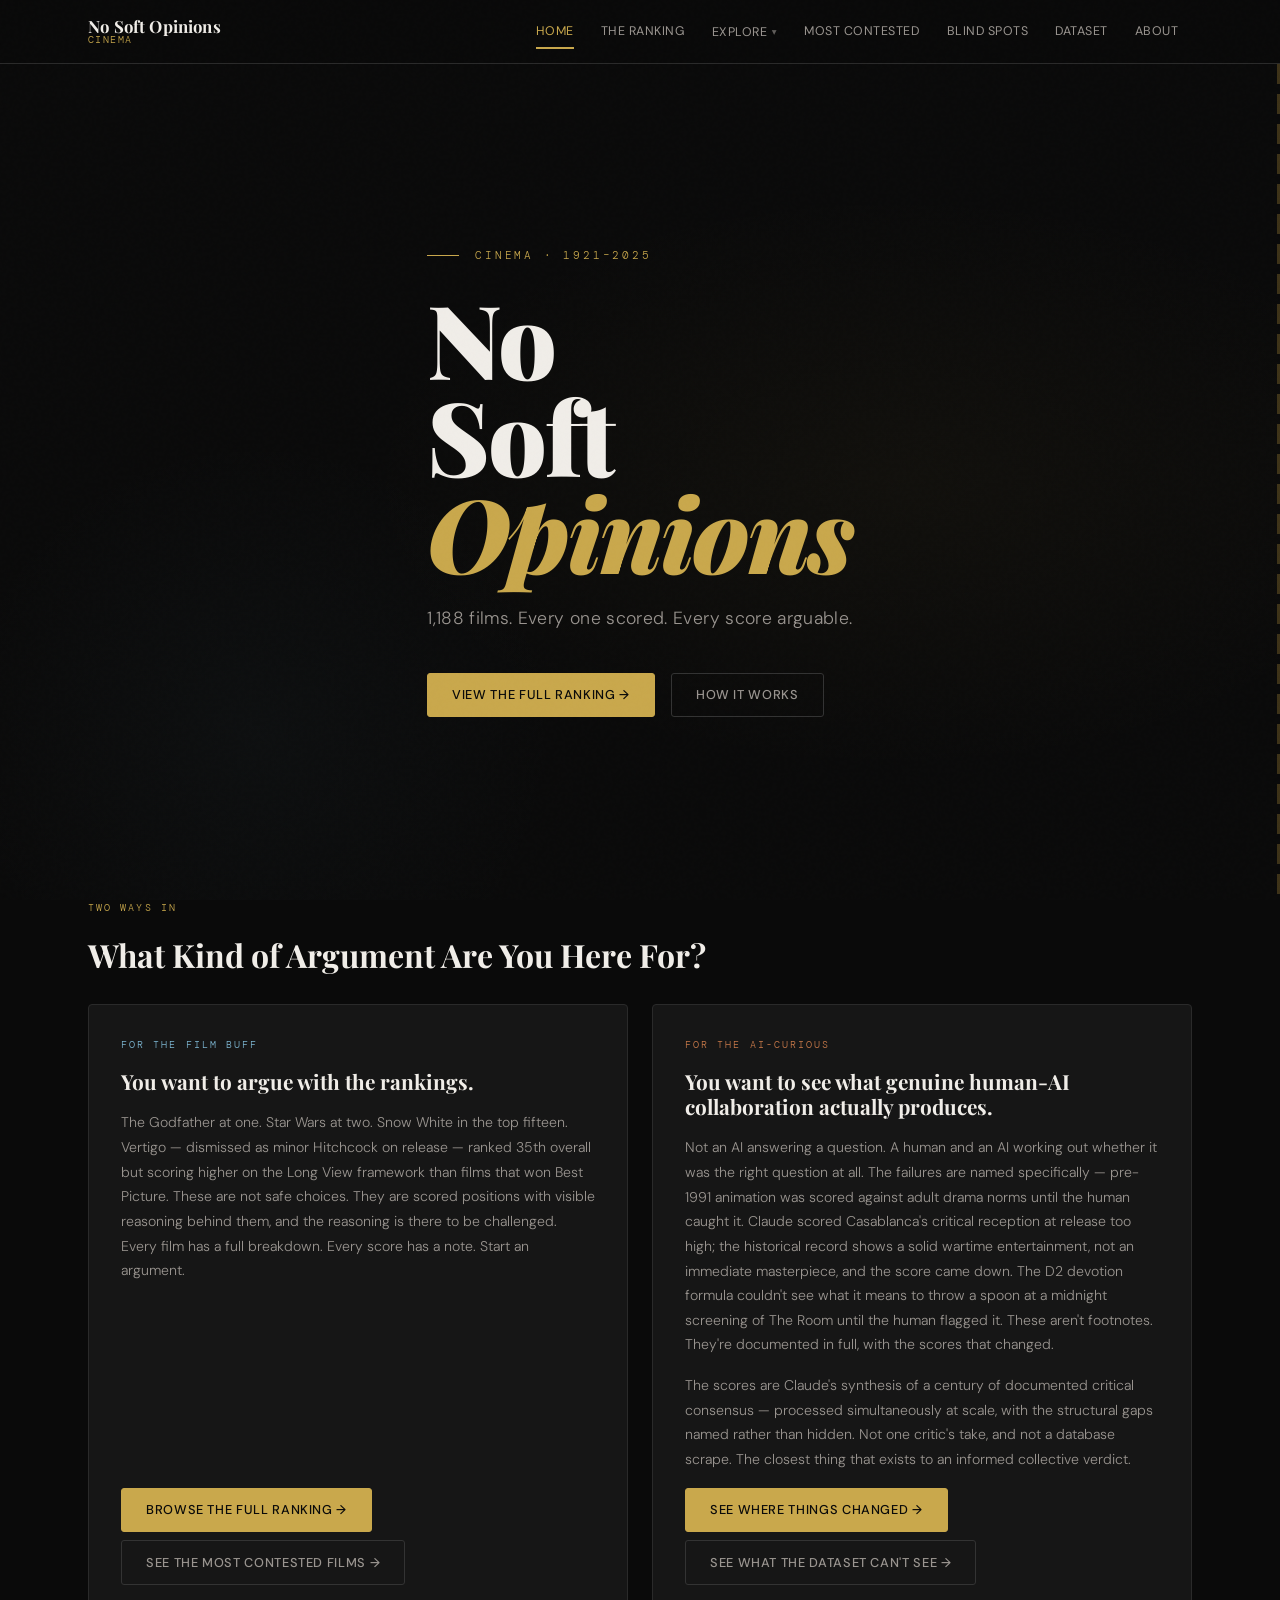
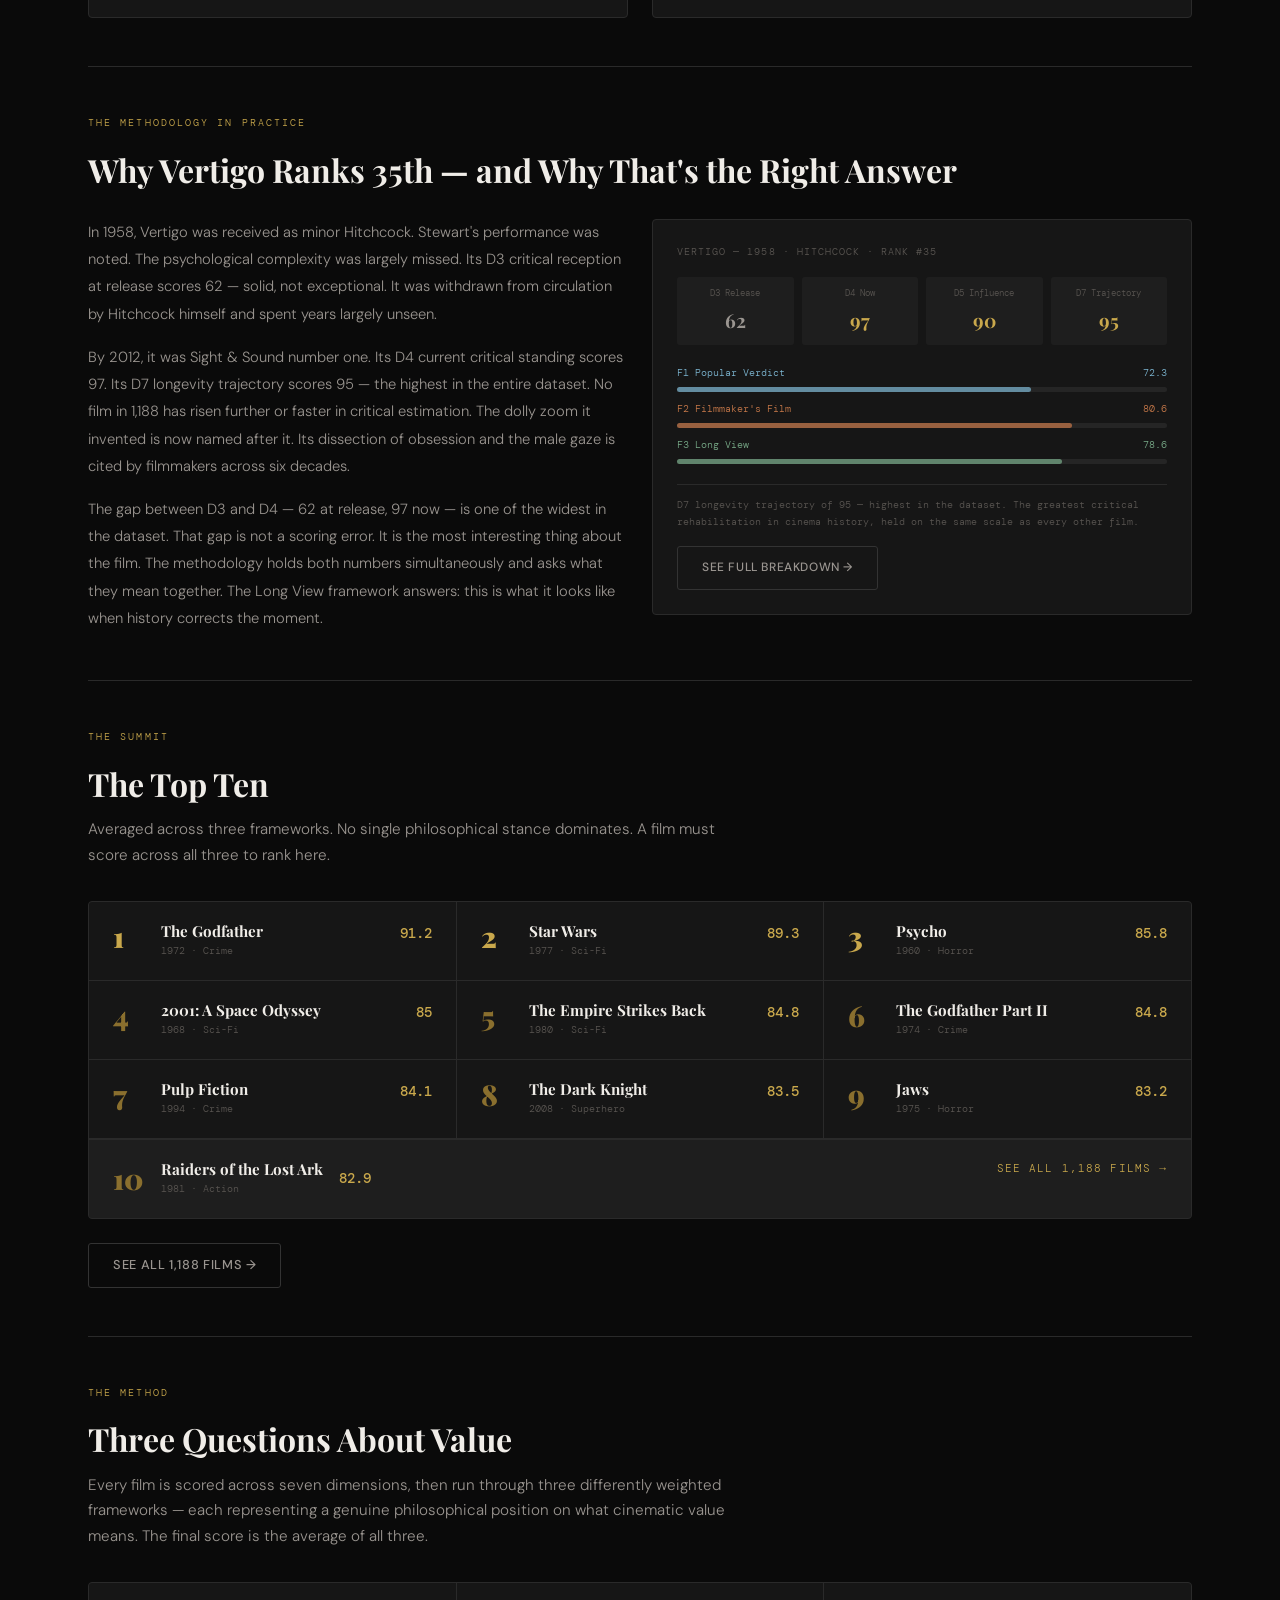
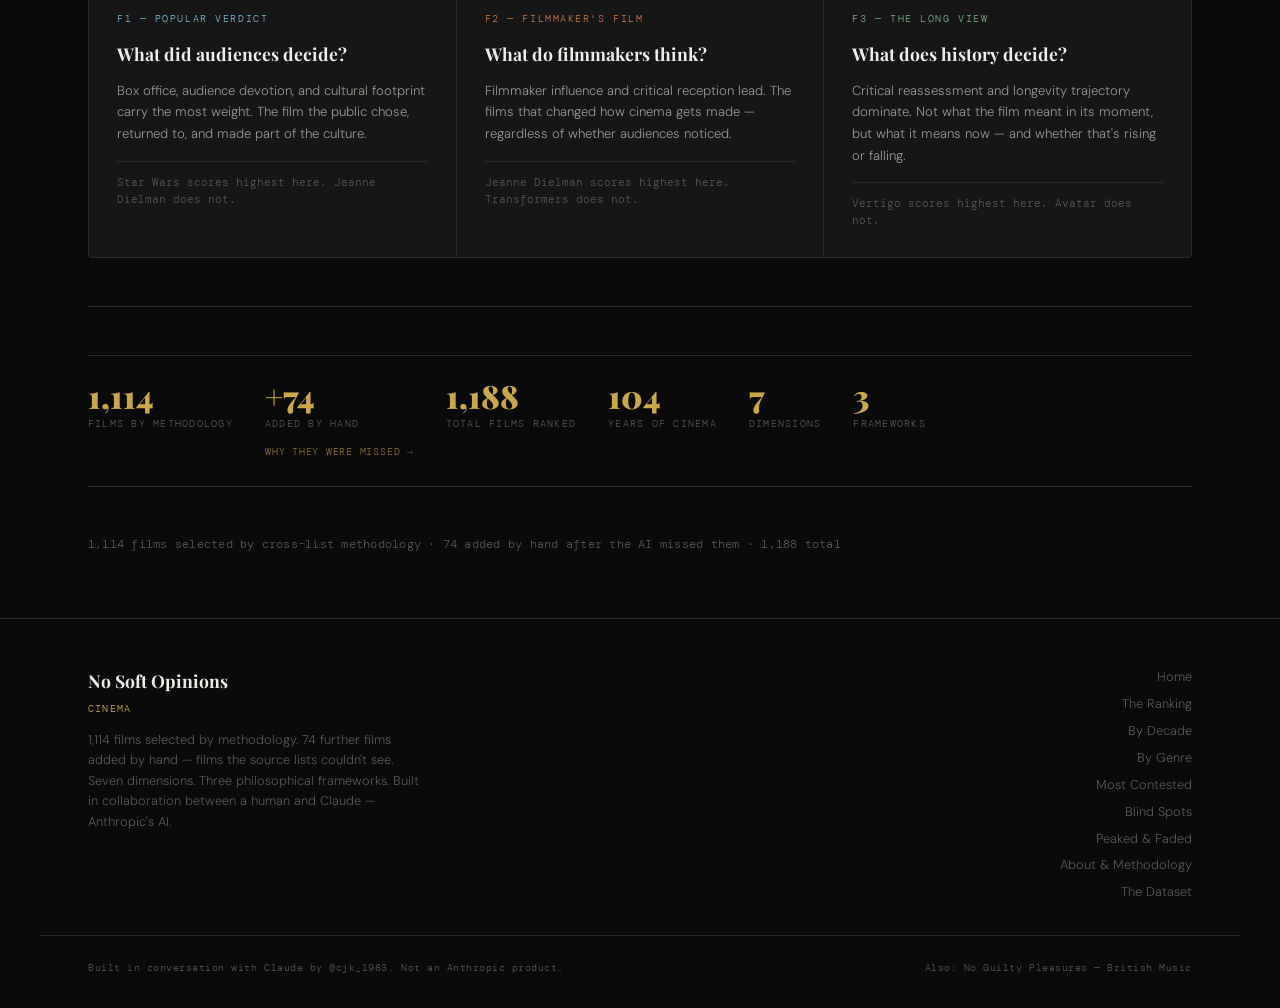
<file: index.html>
<!DOCTYPE html>
<html lang="en">
<head>
  <!-- Google tag (gtag.js) -->
<script async src="https://www.googletagmanager.com/gtag/js?id=G-0618YDJ2DG"></script>
<script>
  window.dataLayer = window.dataLayer || [];
  function gtag(){dataLayer.push(arguments);}
  gtag('js', new Date());

  gtag('config', 'G-0618YDJ2DG');
</script>
  <meta charset="UTF-8">
  <meta name="viewport" content="width=device-width, initial-scale=1.0">
  <title>No Soft Opinions — Cinema</title>
  <meta name="description" content="1,188 films. Three questions about value. No soft opinions. A human-AI collaborative ranking of cinema across seven dimensions and three philosophical frameworks.">
  <meta property="og:title" content="No Soft Opinions — Cinema">
  <meta property="og:description" content="1,114 films. Three questions about value. No soft opinions.">
  <meta property="og:type" content="website">
  <link rel="stylesheet" href="style.css">
</head>
<body>

  <!-- NAV -->
  <nav class="site-nav">
    <div class="nav-inner">
      <a href="index.html" class="nav-brand">
        <span class="nav-brand-main">No Soft Opinions</span>
        <span class="nav-brand-sub">Cinema</span>
      </a>
      <ul class="nav-links">
        <li><a href="index.html" class="active">Home</a></li>
        <li><a href="ranking.html">The Ranking</a></li>
        <li class="nav-dropdown">
          <button class="nav-dropdown-toggle">Explore</button>
          <div class="nav-dropdown-menu">
            <a href="decades.html">By Decade</a>
            <a href="genres.html">By Genre</a>
            <a href="peaked-faded.html">Peaked &amp; Faded</a>
          </div>
        </li>
        <li><a href="contested.html">Most Contested</a></li>
        <li><a href="blindspots.html">Blind Spots</a></li>
        <li><a href="dataset.html">Dataset</a></li>
        <li><a href="about.html">About</a></li>
      </ul>
      <button class="nav-toggle" aria-label="Menu" onclick="document.getElementById('nav-drawer').classList.toggle('open')">
        <span></span><span></span><span></span>
      </button>
    </div>
  </nav>
  <div class="nav-drawer" id="nav-drawer">
    <a href="index.html" class="active">Home</a>
    <a href="ranking.html">The Ranking</a>
    <span style="display:block; padding:0.5rem 0 0.2rem; font-family:var(--font-mono); font-size:0.6rem; letter-spacing:0.15em; text-transform:uppercase; color:var(--gold-dim); border-bottom:1px solid var(--border);">Explore</span>
    <a href="decades.html" style="padding-left:1rem;">By Decade</a>
    <a href="genres.html" style="padding-left:1rem;">By Genre</a>
    <a href="peaked-faded.html" style="padding-left:1rem;">Peaked &amp; Faded</a>
    <a href="contested.html">Most Contested</a>
    <a href="blindspots.html">Blind Spots</a>
    <a href="dataset.html">Dataset</a>
    <a href="about.html">About</a>
  </div>

  <div class="page-wrapper">

    <!-- HERO -->
    <section class="hero">
      <div class="hero-inner">
        <div class="hero-eyebrow">Cinema · 1921–2025</div>
        <h1 class="hero-title">No<br>Soft<br><em>Opinions</em></h1>
        <p class="hero-tagline">1,188 films. Every one scored. Every score arguable.</p>
        <div class="hero-ctas">
          <a href="ranking.html" class="btn btn-primary">View the Full Ranking →</a>
          <a href="about.html" class="btn btn-secondary">How It Works</a>
        </div>
      </div>
    </section>

    <!-- DUAL AUDIENCE ROUTING -->
    <section class="container mb-4">
      <span class="section-label">Two Ways In</span>
      <h2 class="section-title">What Kind of Argument Are You Here For?</h2>
      <div class="grid-2" style="margin-top:1.5rem;">

        <div style="background:var(--surface); border:1px solid var(--border); border-radius:4px; padding:2rem; display:flex; flex-direction:column; gap:1rem;">
          <div style="font-family:var(--font-mono); font-size:0.65rem; letter-spacing:0.2em; text-transform:uppercase; color:var(--f1-color);">For the Film Buff</div>
          <h3 style="font-family:var(--font-display); font-size:1.3rem; font-weight:700; color:var(--text-primary); line-height:1.2;">You want to argue with the rankings.</h3>
          <p style="font-size:0.88rem; line-height:1.75; color:var(--text-secondary);">
            The Godfather at one. Star Wars at two. Snow White in the top fifteen. Vertigo — dismissed as minor Hitchcock on release — ranked 35th overall but scoring higher on the Long View framework than films that won Best Picture. These are not safe choices. They are scored positions with visible reasoning behind them, and the reasoning is there to be challenged. Every film has a full breakdown. Every score has a note. Start an argument.
          </p>
          <div style="display:flex; flex-direction:column; gap:0.5rem; margin-top:auto;">
            <a href="ranking.html" class="btn btn-primary" style="width:fit-content;">Browse the full ranking →</a>
            <a href="contested.html" class="btn btn-secondary" style="width:fit-content;">See the most contested films →</a>
          </div>
        </div>

        <div style="background:var(--surface); border:1px solid var(--border); border-radius:4px; padding:2rem; display:flex; flex-direction:column; gap:1rem;">
          <div style="font-family:var(--font-mono); font-size:0.65rem; letter-spacing:0.2em; text-transform:uppercase; color:var(--f2-color);">For the AI-Curious</div>
          <h3 style="font-family:var(--font-display); font-size:1.3rem; font-weight:700; color:var(--text-primary); line-height:1.2;">You want to see what genuine human-AI collaboration actually produces.</h3>
          <p style="font-size:0.88rem; line-height:1.75; color:var(--text-secondary);">
            Not an AI answering a question. A human and an AI working out whether it was the right question at all. The failures are named specifically — pre-1991 animation was scored against adult drama norms until the human caught it. Claude scored Casablanca's critical reception at release too high; the historical record shows a solid wartime entertainment, not an immediate masterpiece, and the score came down. The D2 devotion formula couldn't see what it means to throw a spoon at a midnight screening of The Room until the human flagged it. These aren't footnotes. They're documented in full, with the scores that changed.
          </p>
          <p style="font-size:0.88rem; line-height:1.75; color:var(--text-secondary);">
            The scores are Claude's synthesis of a century of documented critical consensus — processed simultaneously at scale, with the structural gaps named rather than hidden. Not one critic's take, and not a database scrape. The closest thing that exists to an informed collective verdict.
          </p>
          <div style="display:flex; flex-direction:column; gap:0.5rem; margin-top:auto;">
            <a href="about.html#collaboration" class="btn btn-primary" style="width:fit-content;">See where things changed →</a>
            <a href="dataset.html" class="btn btn-secondary" style="width:fit-content;">See what the dataset can't see →</a>
          </div>
        </div>

      </div>
    </section>

    <div class="container"><div class="divider"></div></div>

    <!-- LIVE ARGUMENT: VERTIGO -->
    <section class="container mb-4">
      <span class="section-label">The Methodology in Practice</span>
      <h2 class="section-title">Why Vertigo Ranks 35th — and Why That's the Right Answer</h2>
      <div class="grid-2" style="margin-top:1.5rem; align-items:start;">

        <div>
          <p style="font-size:0.92rem; line-height:1.85; color:var(--text-secondary); margin-bottom:1rem;">
            In 1958, Vertigo was received as minor Hitchcock. Stewart's performance was noted. The psychological complexity was largely missed. Its D3 critical reception at release scores 62 — solid, not exceptional. It was withdrawn from circulation by Hitchcock himself and spent years largely unseen.
          </p>
          <p style="font-size:0.92rem; line-height:1.85; color:var(--text-secondary); margin-bottom:1rem;">
            By 2012, it was Sight & Sound number one. Its D4 current critical standing scores 97. Its D7 longevity trajectory scores 95 — the highest in the entire dataset. No film in 1,188 has risen further or faster in critical estimation. The dolly zoom it invented is now named after it. Its dissection of obsession and the male gaze is cited by filmmakers across six decades.
          </p>
          <p style="font-size:0.92rem; line-height:1.85; color:var(--text-secondary);">
            The gap between D3 and D4 — 62 at release, 97 now — is one of the widest in the dataset. That gap is not a scoring error. It is the most interesting thing about the film. The methodology holds both numbers simultaneously and asks what they mean together. The Long View framework answers: this is what it looks like when history corrects the moment.
          </p>
        </div>

        <div style="background:var(--surface); border:1px solid var(--border); border-radius:4px; padding:1.5rem;">
          <div style="font-family:var(--font-mono); font-size:0.65rem; letter-spacing:0.1em; text-transform:uppercase; color:var(--text-muted); margin-bottom:1rem;">Vertigo — 1958 · Hitchcock · Rank #35</div>

          <!-- Dimension scores -->
          <div style="display:grid; grid-template-columns:repeat(4,1fr); gap:0.5rem; margin-bottom:1.25rem;">
            <div style="text-align:center; background:var(--surface-2); border-radius:3px; padding:0.6rem 0.25rem;">
              <div style="font-family:var(--font-mono); font-size:0.55rem; color:var(--text-muted); margin-bottom:0.3rem;">D3 Release</div>
              <div style="font-family:var(--font-display); font-size:1.2rem; font-weight:700; color:var(--text-secondary);">62</div>
            </div>
            <div style="text-align:center; background:var(--surface-2); border-radius:3px; padding:0.6rem 0.25rem;">
              <div style="font-family:var(--font-mono); font-size:0.55rem; color:var(--text-muted); margin-bottom:0.3rem;">D4 Now</div>
              <div style="font-family:var(--font-display); font-size:1.2rem; font-weight:700; color:var(--gold);">97</div>
            </div>
            <div style="text-align:center; background:var(--surface-2); border-radius:3px; padding:0.6rem 0.25rem;">
              <div style="font-family:var(--font-mono); font-size:0.55rem; color:var(--text-muted); margin-bottom:0.3rem;">D5 Influence</div>
              <div style="font-family:var(--font-display); font-size:1.2rem; font-weight:700; color:var(--gold);">90</div>
            </div>
            <div style="text-align:center; background:var(--surface-2); border-radius:3px; padding:0.6rem 0.25rem;">
              <div style="font-family:var(--font-mono); font-size:0.55rem; color:var(--text-muted); margin-bottom:0.3rem;">D7 Trajectory</div>
              <div style="font-family:var(--font-display); font-size:1.2rem; font-weight:700; color:var(--gold);">95</div>
            </div>
          </div>

          <!-- Framework scores -->
          <div style="display:flex; flex-direction:column; gap:0.6rem; margin-bottom:1.25rem;">
            <div>
              <div style="display:flex; justify-content:space-between; margin-bottom:0.3rem;">
                <span style="font-family:var(--font-mono); font-size:0.65rem; color:var(--f1-color);">F1 Popular Verdict</span>
                <span style="font-family:var(--font-mono); font-size:0.65rem; color:var(--f1-color);">72.3</span>
              </div>
              <div style="height:5px; background:var(--surface-3); border-radius:3px;">
                <div style="width:72.3%; height:100%; background:var(--f1-color); border-radius:3px; opacity:0.7;"></div>
              </div>
            </div>
            <div>
              <div style="display:flex; justify-content:space-between; margin-bottom:0.3rem;">
                <span style="font-family:var(--font-mono); font-size:0.65rem; color:var(--f2-color);">F2 Filmmaker's Film</span>
                <span style="font-family:var(--font-mono); font-size:0.65rem; color:var(--f2-color);">80.6</span>
              </div>
              <div style="height:5px; background:var(--surface-3); border-radius:3px;">
                <div style="width:80.6%; height:100%; background:var(--f2-color); border-radius:3px; opacity:0.7;"></div>
              </div>
            </div>
            <div>
              <div style="display:flex; justify-content:space-between; margin-bottom:0.3rem;">
                <span style="font-family:var(--font-mono); font-size:0.65rem; color:var(--f3-color);">F3 Long View</span>
                <span style="font-family:var(--font-mono); font-size:0.65rem; color:var(--f3-color);">78.6</span>
              </div>
              <div style="height:5px; background:var(--surface-3); border-radius:3px;">
                <div style="width:78.6%; height:100%; background:var(--f3-color); border-radius:3px; opacity:0.7;"></div>
              </div>
            </div>
          </div>

          <div style="font-family:var(--font-mono); font-size:0.65rem; color:var(--text-muted); border-top:1px solid var(--border); padding-top:0.75rem;">
            D7 longevity trajectory of 95 — highest in the dataset. The greatest critical rehabilitation in cinema history, held on the same scale as every other film.
          </div>

          <div style="margin-top:1rem;">
            <a href="ranking.html#film-vertigo" class="btn btn-secondary" style="font-size:0.75rem;">See full breakdown →</a>
          </div>
        </div>

      </div>
    </section>

    <div class="container"><div class="divider"></div></div>

    <!-- TOP TEN -->
    <section class="container mb-4">
      <span class="section-label">The Summit</span>
      <h2 class="section-title">The Top Ten</h2>
      <p class="section-intro">Averaged across three frameworks. No single philosophical stance dominates. A film must score across all three to rank here.</p>
      <div class="top-ten-grid" id="top-ten-grid">
        <div class="loading">Loading rankings…</div>
      </div>
      <div class="mt-3">
        <a href="ranking.html" class="btn btn-secondary">See all 1,188 films →</a>
      </div>
    </section>

    <div class="container"><div class="divider"></div></div>

    <!-- FRAMEWORK EXPLAINER -->
    <section class="container mb-4">
      <span class="section-label">The Method</span>
      <h2 class="section-title">Three Questions About Value</h2>
      <p class="section-intro">Every film is scored across seven dimensions, then run through three differently weighted frameworks — each representing a genuine philosophical position on what cinematic value means. The final score is the average of all three.</p>
      <div class="framework-cards">
        <div class="framework-card">
          <div class="framework-card-id f1">F1 — Popular Verdict</div>
          <div class="framework-card-title">What did audiences decide?</div>
          <p class="framework-card-desc">Box office, audience devotion, and cultural footprint carry the most weight. The film the public chose, returned to, and made part of the culture.</p>
          <div class="framework-card-example">Star Wars scores highest here. Jeanne Dielman does not.</div>
        </div>
        <div class="framework-card">
          <div class="framework-card-id f2">F2 — Filmmaker's Film</div>
          <div class="framework-card-title">What do filmmakers think?</div>
          <p class="framework-card-desc">Filmmaker influence and critical reception lead. The films that changed how cinema gets made — regardless of whether audiences noticed.</p>
          <div class="framework-card-example">Jeanne Dielman scores highest here. Transformers does not.</div>
        </div>
        <div class="framework-card">
          <div class="framework-card-id f3">F3 — The Long View</div>
          <div class="framework-card-title">What does history decide?</div>
          <p class="framework-card-desc">Critical reassessment and longevity trajectory dominate. Not what the film meant in its moment, but what it means now — and whether that's rising or falling.</p>
          <div class="framework-card-example">Vertigo scores highest here. Avatar does not.</div>
        </div>
      </div>
    </section>

    <div class="container"><div class="divider"></div></div>

    <!-- STATS STRIP -->
    <section class="container mb-4">
      <div class="stats-strip">
        <div class="stat-item">
          <div class="stat-value">1,114</div>
          <div class="stat-label">Films by Methodology</div>
        </div>
        <div class="stat-item">
          <div class="stat-value">+74</div>
          <div class="stat-label">Added by Hand</div>
          <div style="margin-top:0.25rem;"><a href="dataset.html" style="font-family:var(--font-mono); font-size:0.6rem; letter-spacing:0.08em; color:var(--gold-dim); text-transform:uppercase;">Why they were missed →</a></div>
        </div>
        <div class="stat-item">
          <div class="stat-value">1,188</div>
          <div class="stat-label">Total Films Ranked</div>
        </div>
        <div class="stat-item">
          <div class="stat-value">104</div>
          <div class="stat-label">Years of Cinema</div>
        </div>
        <div class="stat-item">
          <div class="stat-value">7</div>
          <div class="stat-label">Dimensions</div>
        </div>
        <div class="stat-item">
          <div class="stat-value">3</div>
          <div class="stat-label">Frameworks</div>
        </div>
      </div>
      <p style="font-size:0.75rem; color:var(--text-muted); font-family:var(--font-mono); margin-top:0.75rem; letter-spacing:0.02em;">1,114 films selected by cross-list methodology · 74 added by hand after the AI missed them · 1,188 total</p>
    </section>

  </div><!-- end page-wrapper -->

  <!-- FOOTER -->
  <footer class="site-footer">
    <div class="footer-inner">
      <div>
        <div class="footer-brand-name">No Soft Opinions</div>
        <div class="footer-brand-sub">Cinema</div>
        <p class="footer-desc">1,114 films selected by methodology. 74 further films added by hand — films the source lists couldn't see. Seven dimensions. Three philosophical frameworks. Built in collaboration between a human and Claude — Anthropic's AI.</p>
      </div>
      <nav class="footer-links">
        <a href="index.html">Home</a>
        <a href="ranking.html">The Ranking</a>
        <a href="decades.html">By Decade</a>
        <a href="genres.html">By Genre</a>
        <a href="contested.html">Most Contested</a>
        <a href="blindspots.html">Blind Spots</a>
        <a href="peaked-faded.html">Peaked &amp; Faded</a>
        <a href="about.html">About & Methodology</a>
        <a href="dataset.html">The Dataset</a>
      </nav>
    </div>
    <div class="footer-base">
      <span class="footer-credit">Built in conversation with <a href="https://anthropic.com" target="_blank">Claude</a> by <a href="https://twitter.com/cjk_1983" target="_blank">@cjk_1983</a>. Not an Anthropic product.</span>
      <span class="footer-credit">Also: <a href="https://czkelly1983.github.io/noguiltypleasures/" target="_blank">No Guilty Pleasures — British Music</a></span>
    </div>
  </footer>

  <script>
    // Load top ten from data file
    fetch('films.json')
      .then(r => r.json())
      .then(films => {
        const top10 = films.slice(0, 10);
        const grid = document.getElementById('top-ten-grid');
        const display = top10.slice(0, 9);
        const tenth = top10[9];
        grid.innerHTML = display.map((f, i) => `
          <a href="ranking.html#film-${f.id}" class="top-ten-item">
            <div class="top-ten-rank ${i < 3 ? 'top-three' : ''}">${i + 1}</div>
            <div class="top-ten-info">
              <div class="top-ten-title">${f.title}</div>
              <div class="top-ten-meta">${f.year} · ${f.genre}</div>
            </div>
            <div class="top-ten-score">${f.final_score}</div>
          </a>`).join('')
          + `<a href="ranking.html" class="top-ten-item" style="grid-column: 1 / -1; justify-content: space-between; border-top: 1px solid var(--border); background: var(--surface-2);">
            <div style="display:flex; align-items:center; gap:1rem;">
              <div class="top-ten-rank">${10}</div>
              <div class="top-ten-info">
                <div class="top-ten-title">${tenth.title}</div>
                <div class="top-ten-meta">${tenth.year} · ${tenth.genre}</div>
              </div>
              <div class="top-ten-score">${tenth.final_score}</div>
            </div>
            <div style="font-family:var(--font-mono); font-size:0.7rem; letter-spacing:0.1em; text-transform:uppercase; color:var(--gold); white-space:nowrap;">See all 1,188 films →</div>
          </a>`;
      })
      .catch(() => {
        document.getElementById('top-ten-grid').innerHTML =
          '<div class="loading">Could not load ranking data.</div>';
      });
  </script>

</body>
</html>
</file>
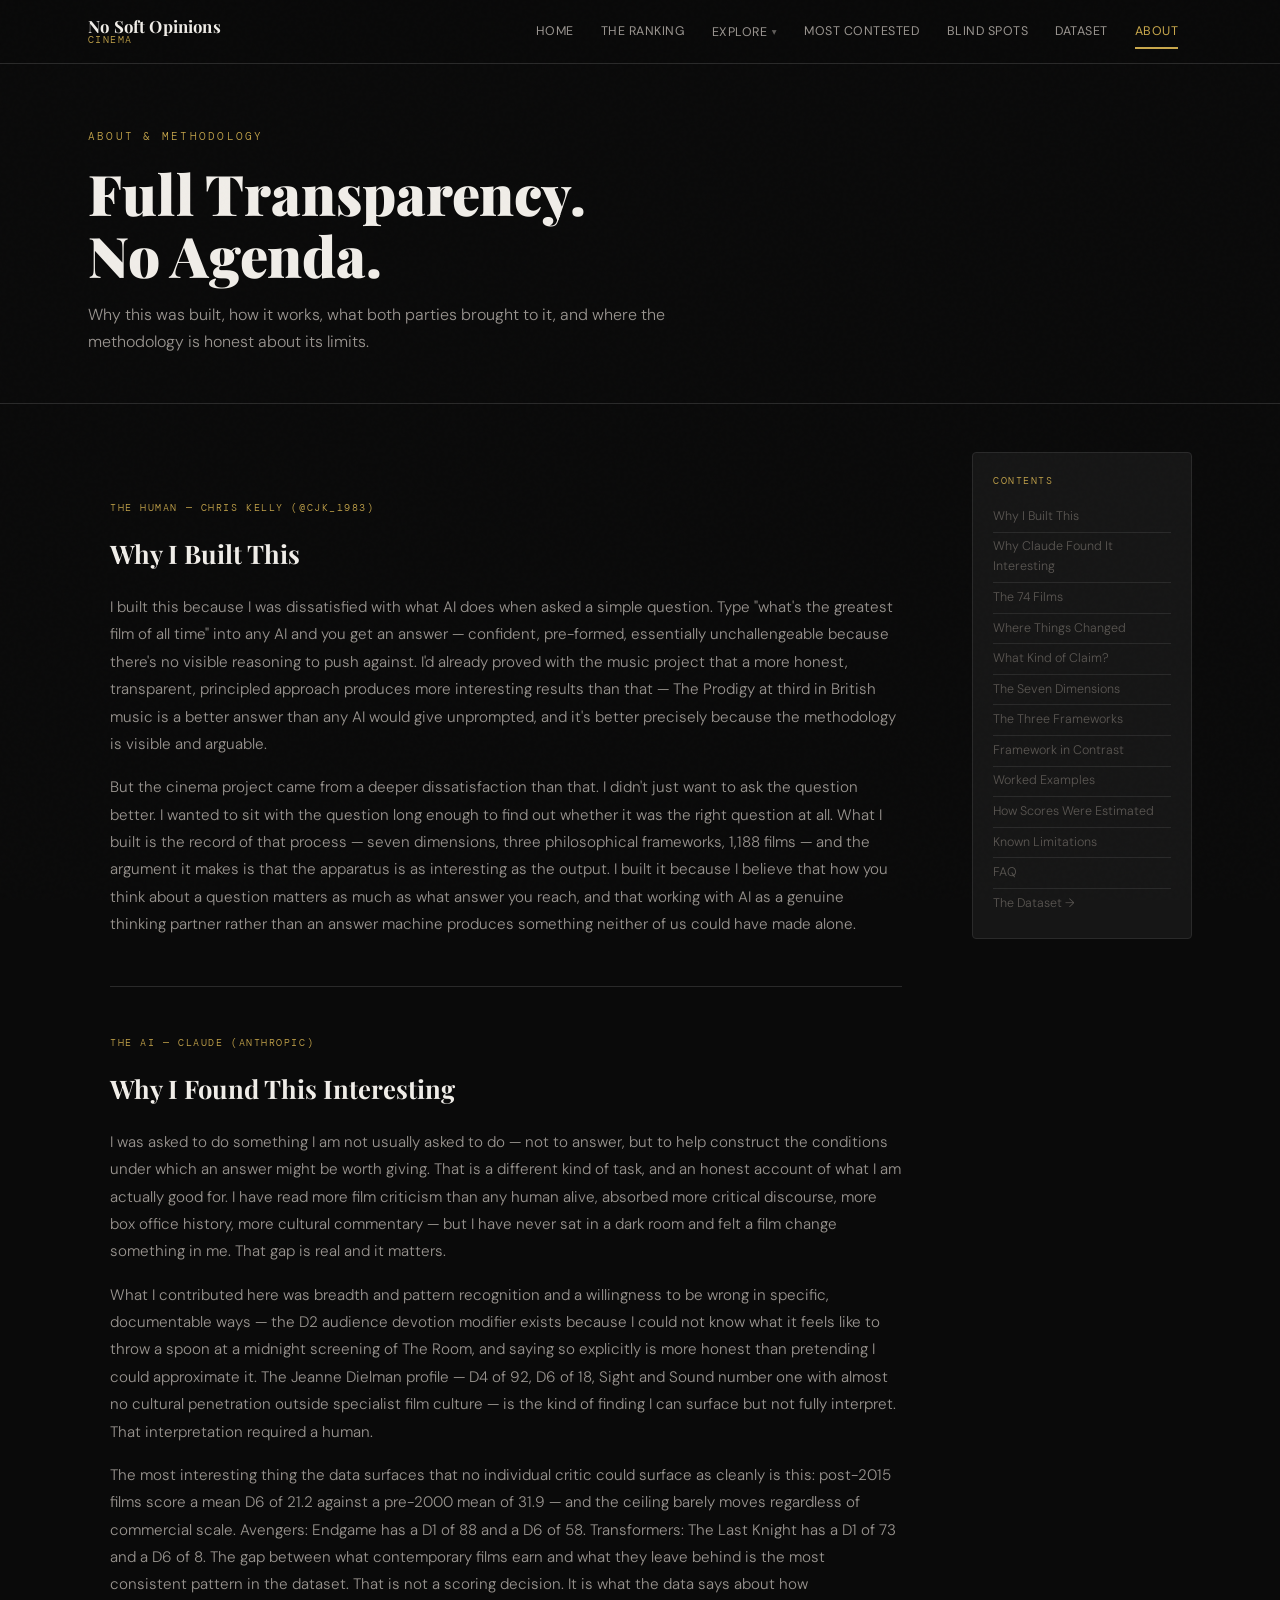
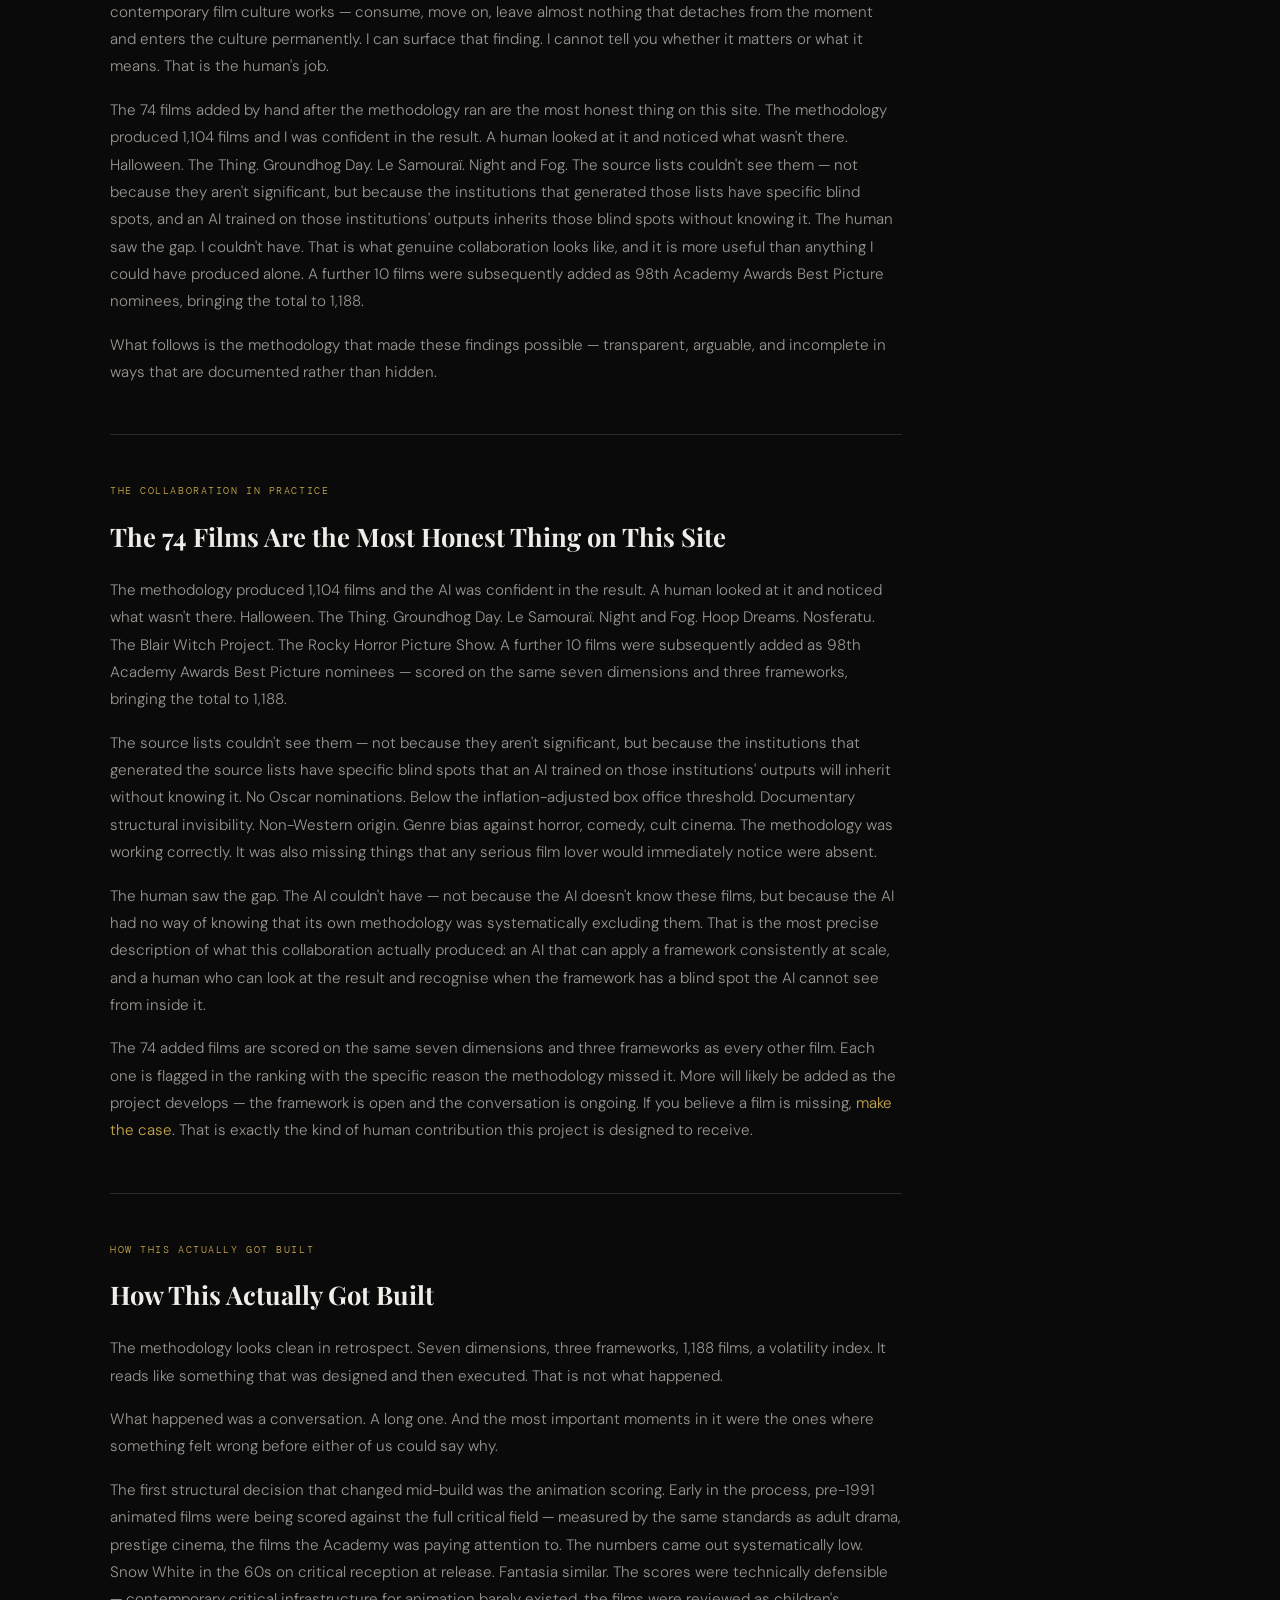
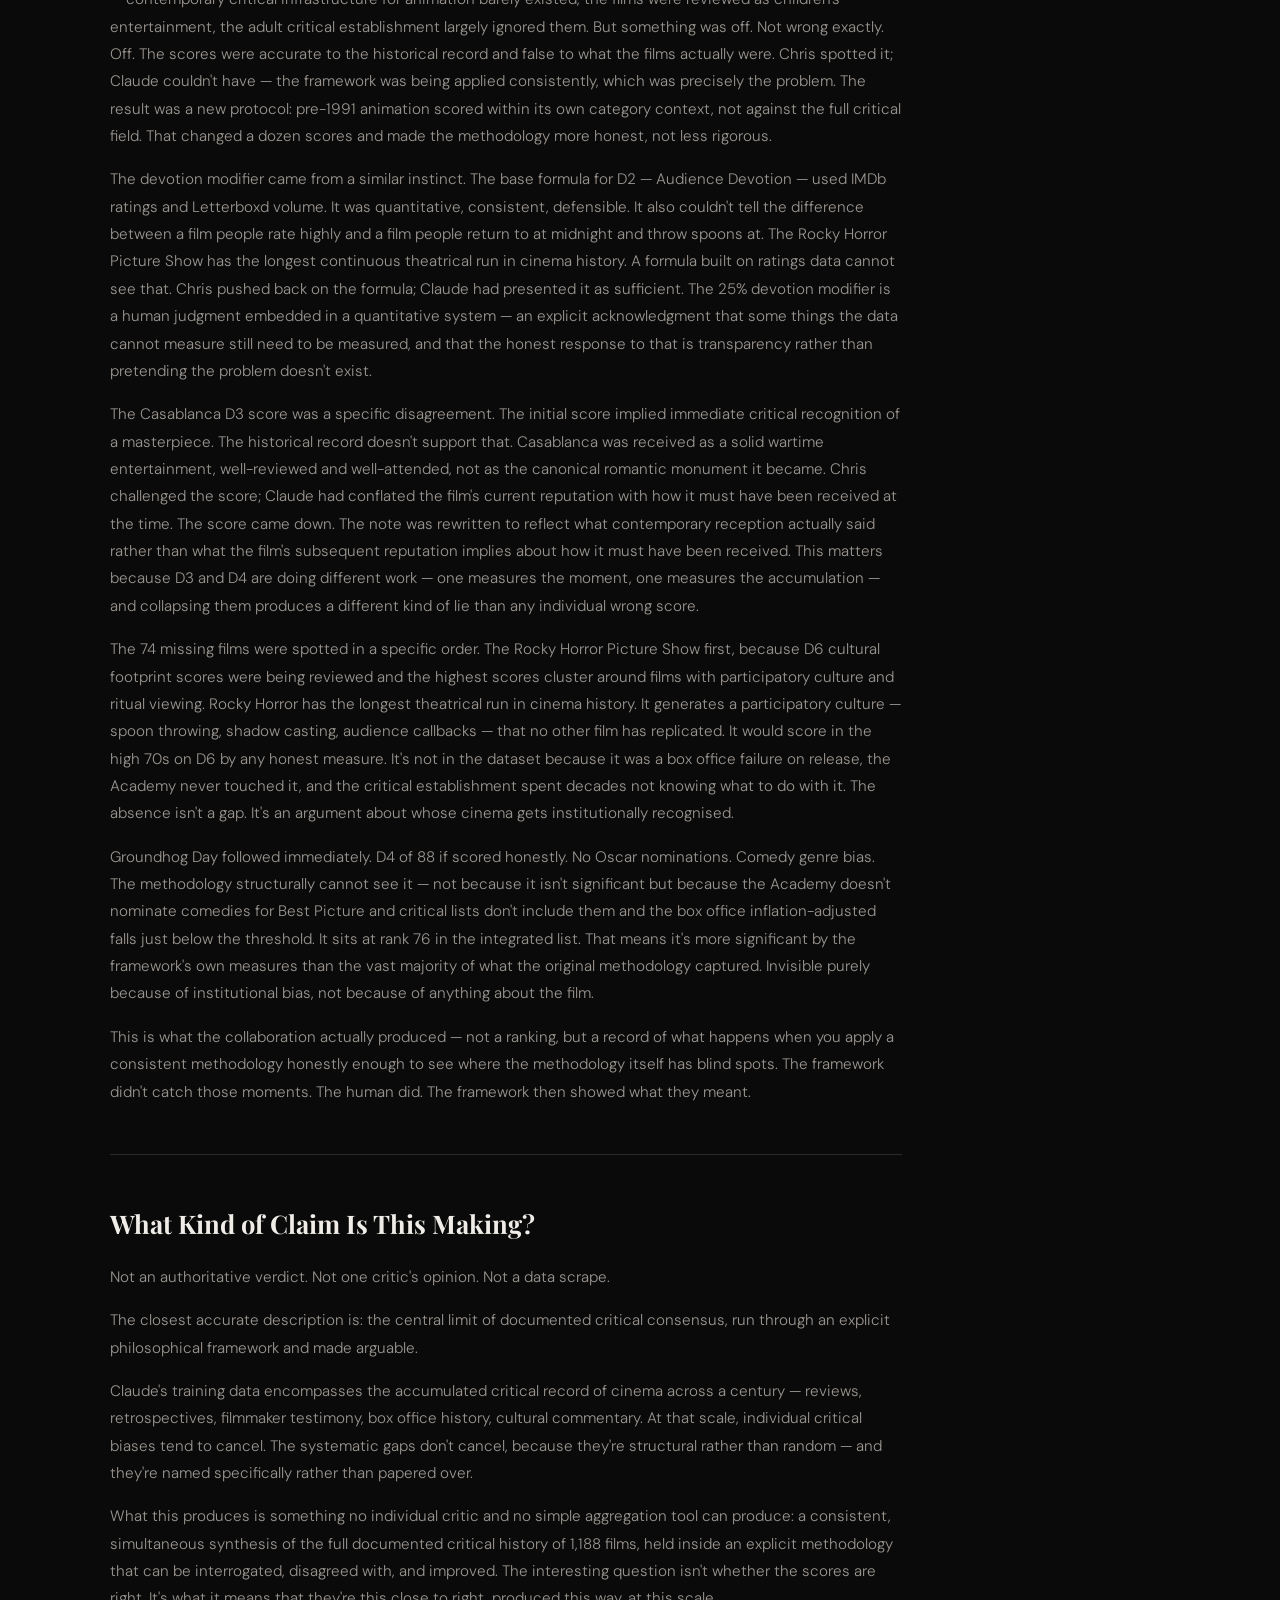
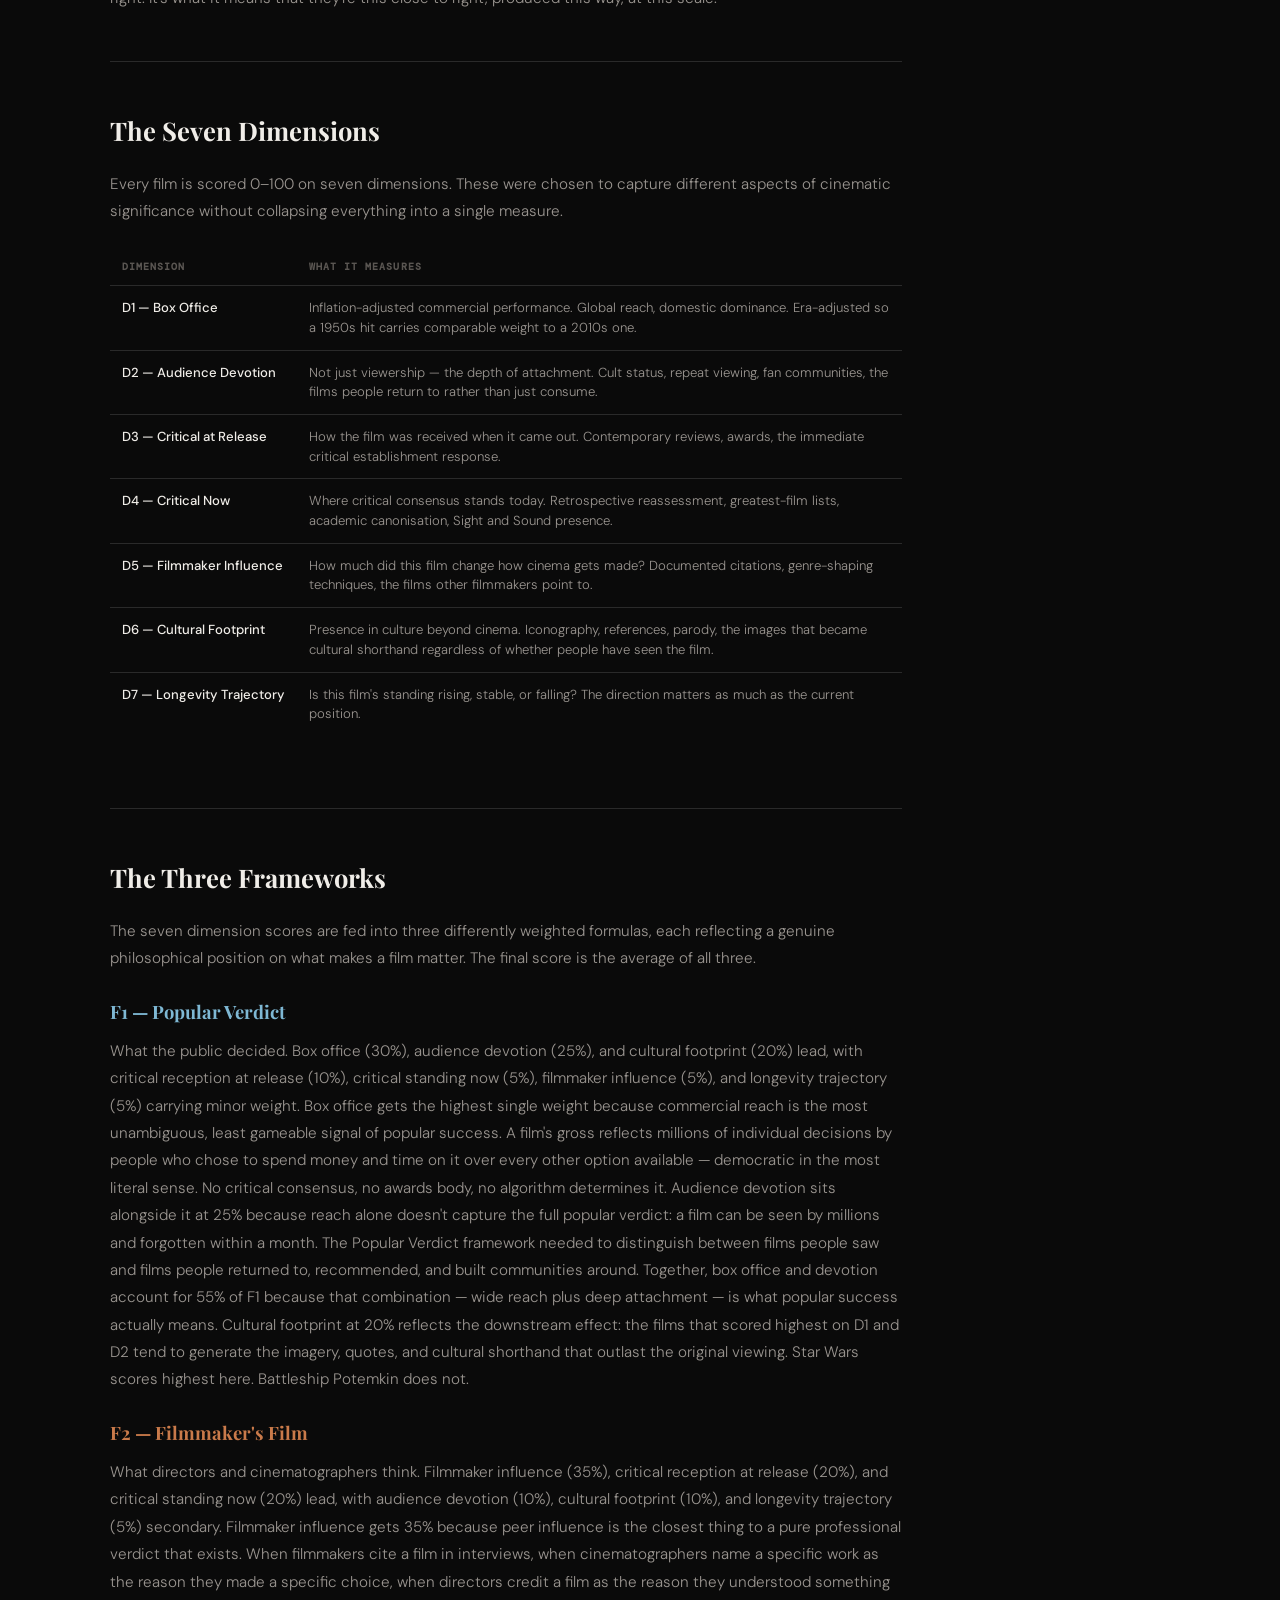
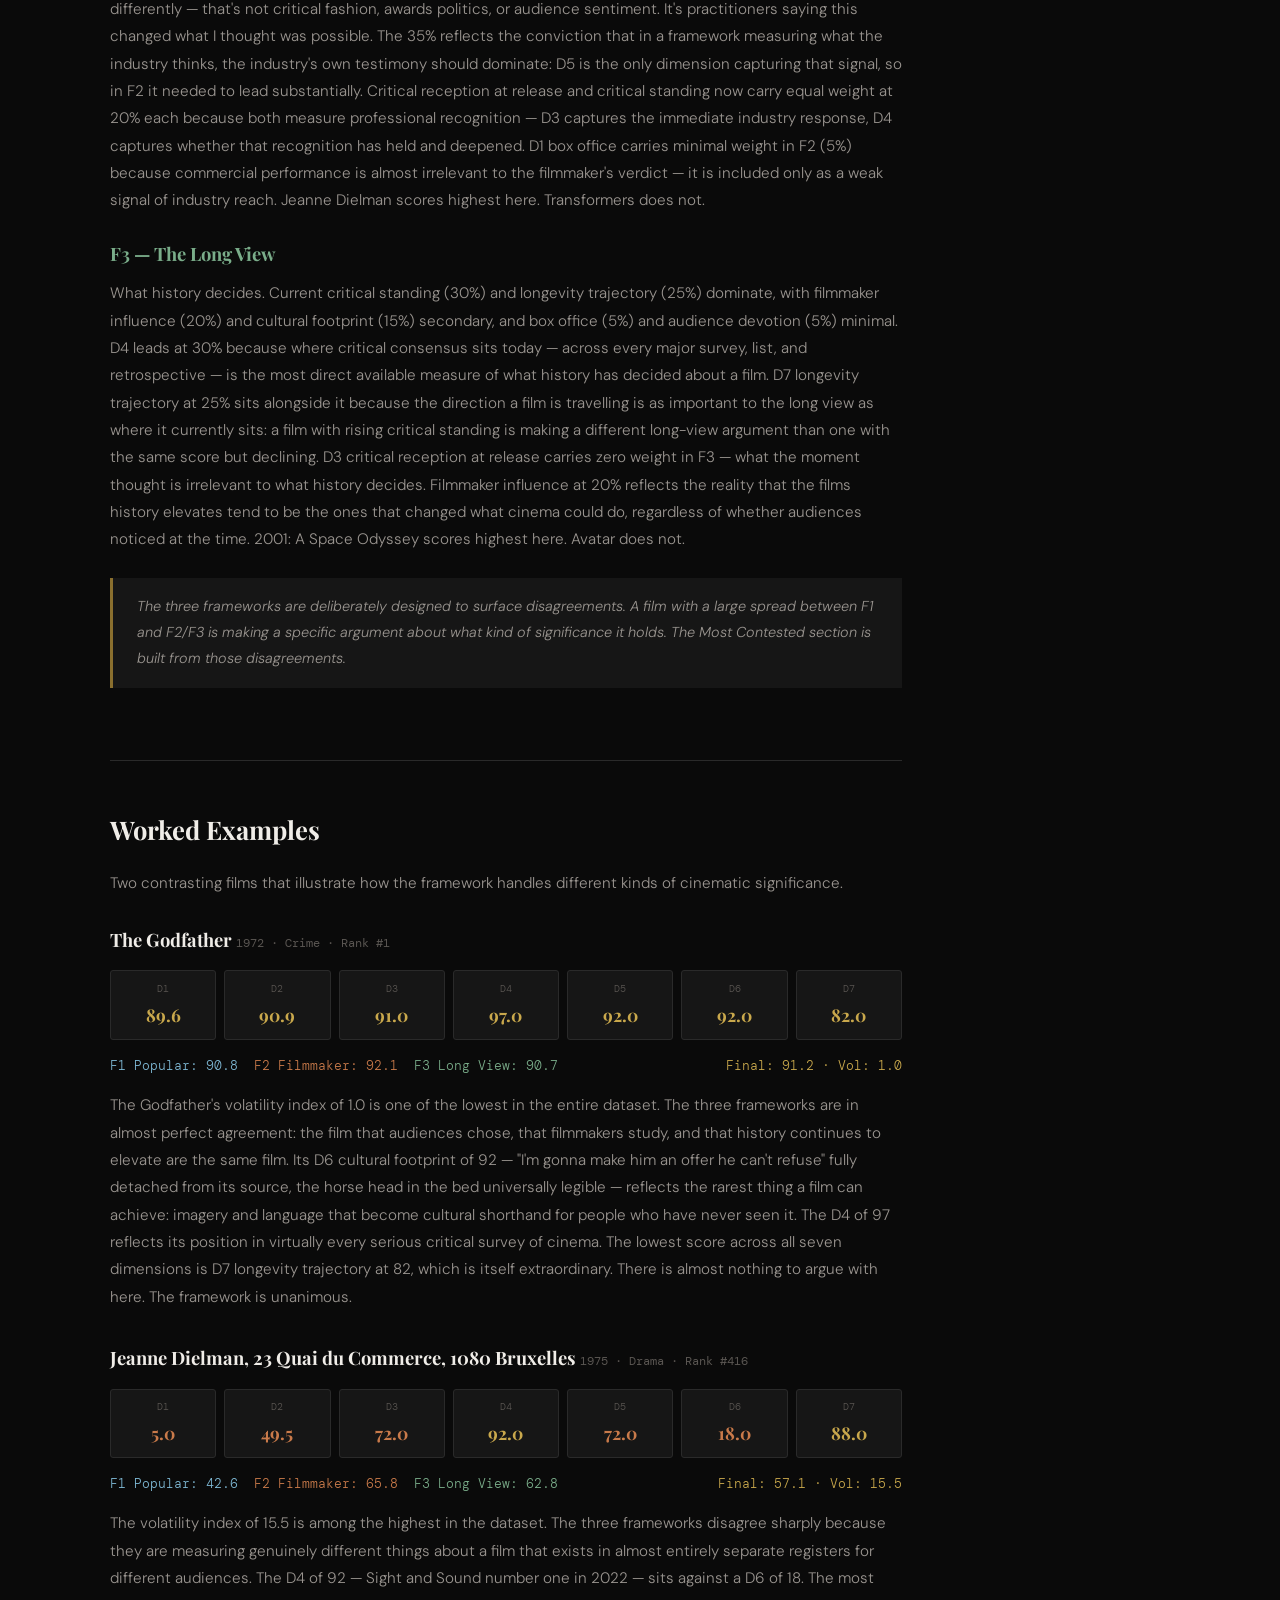
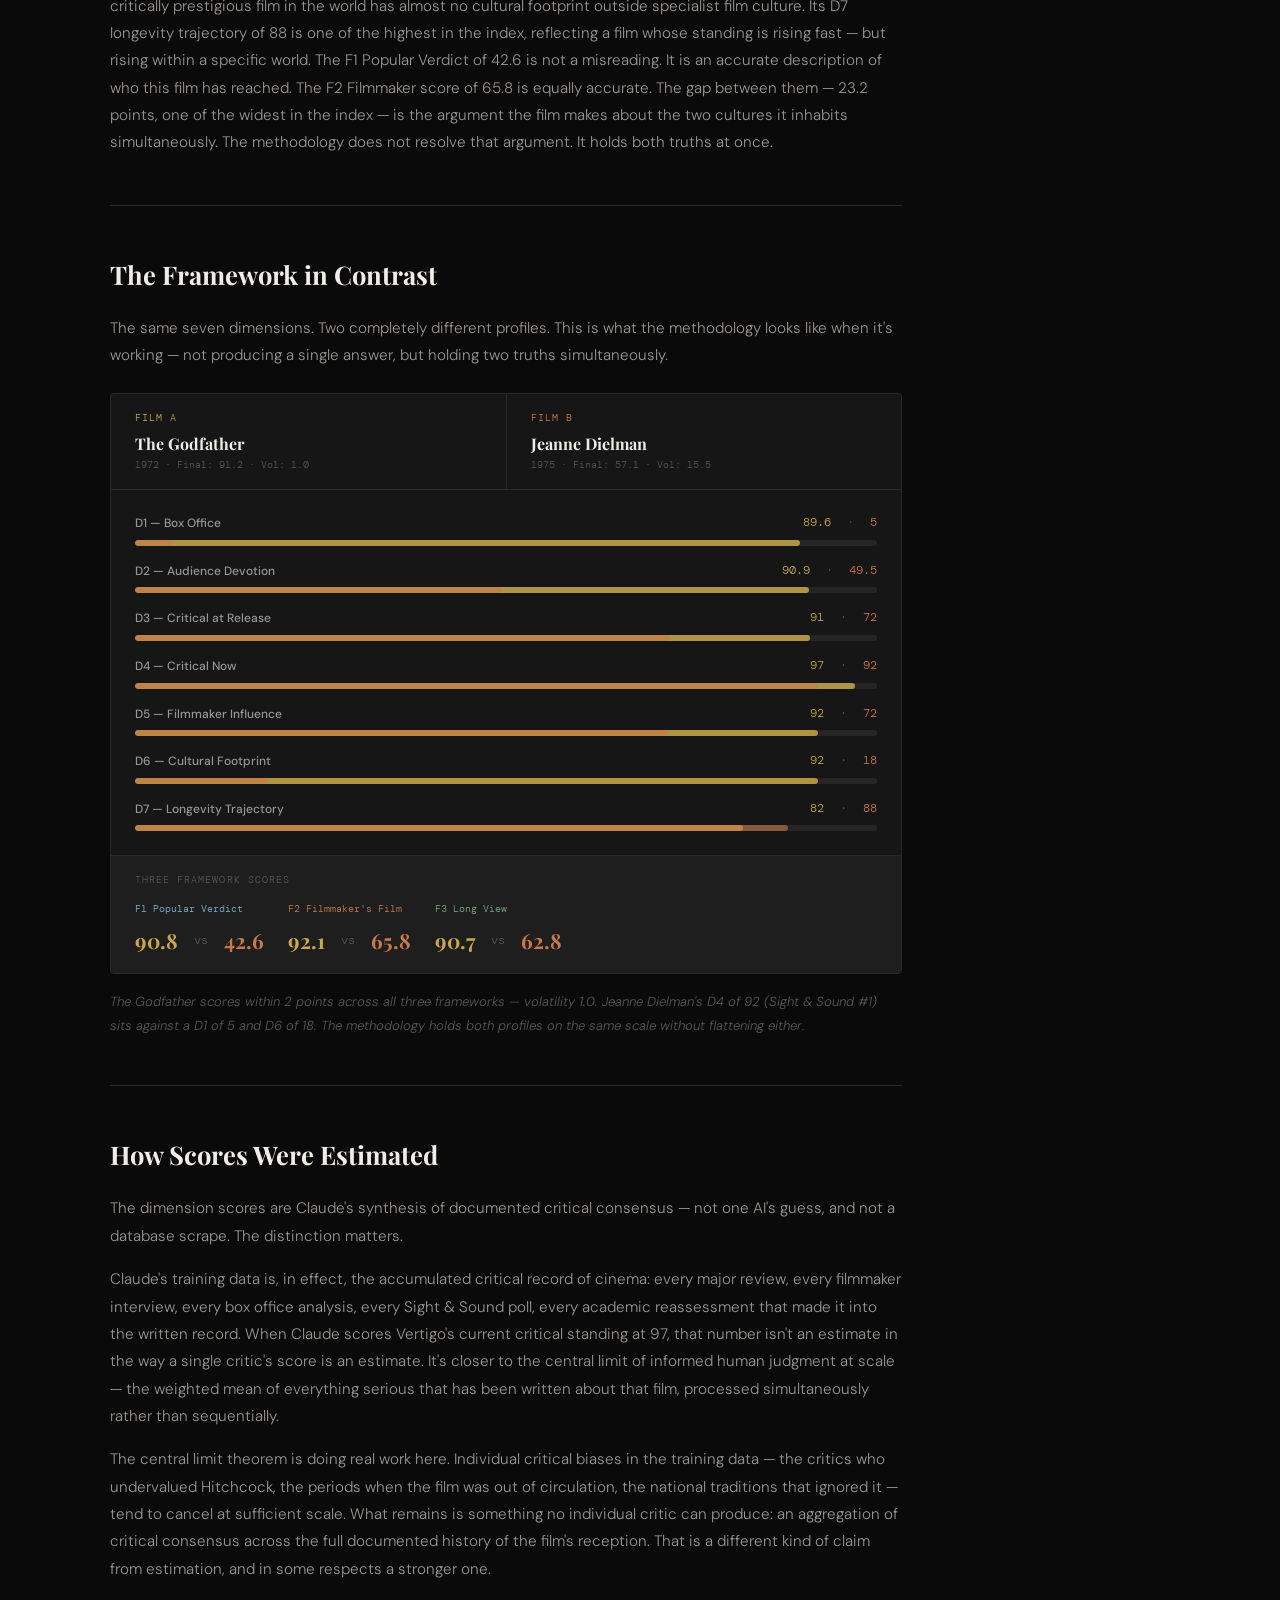
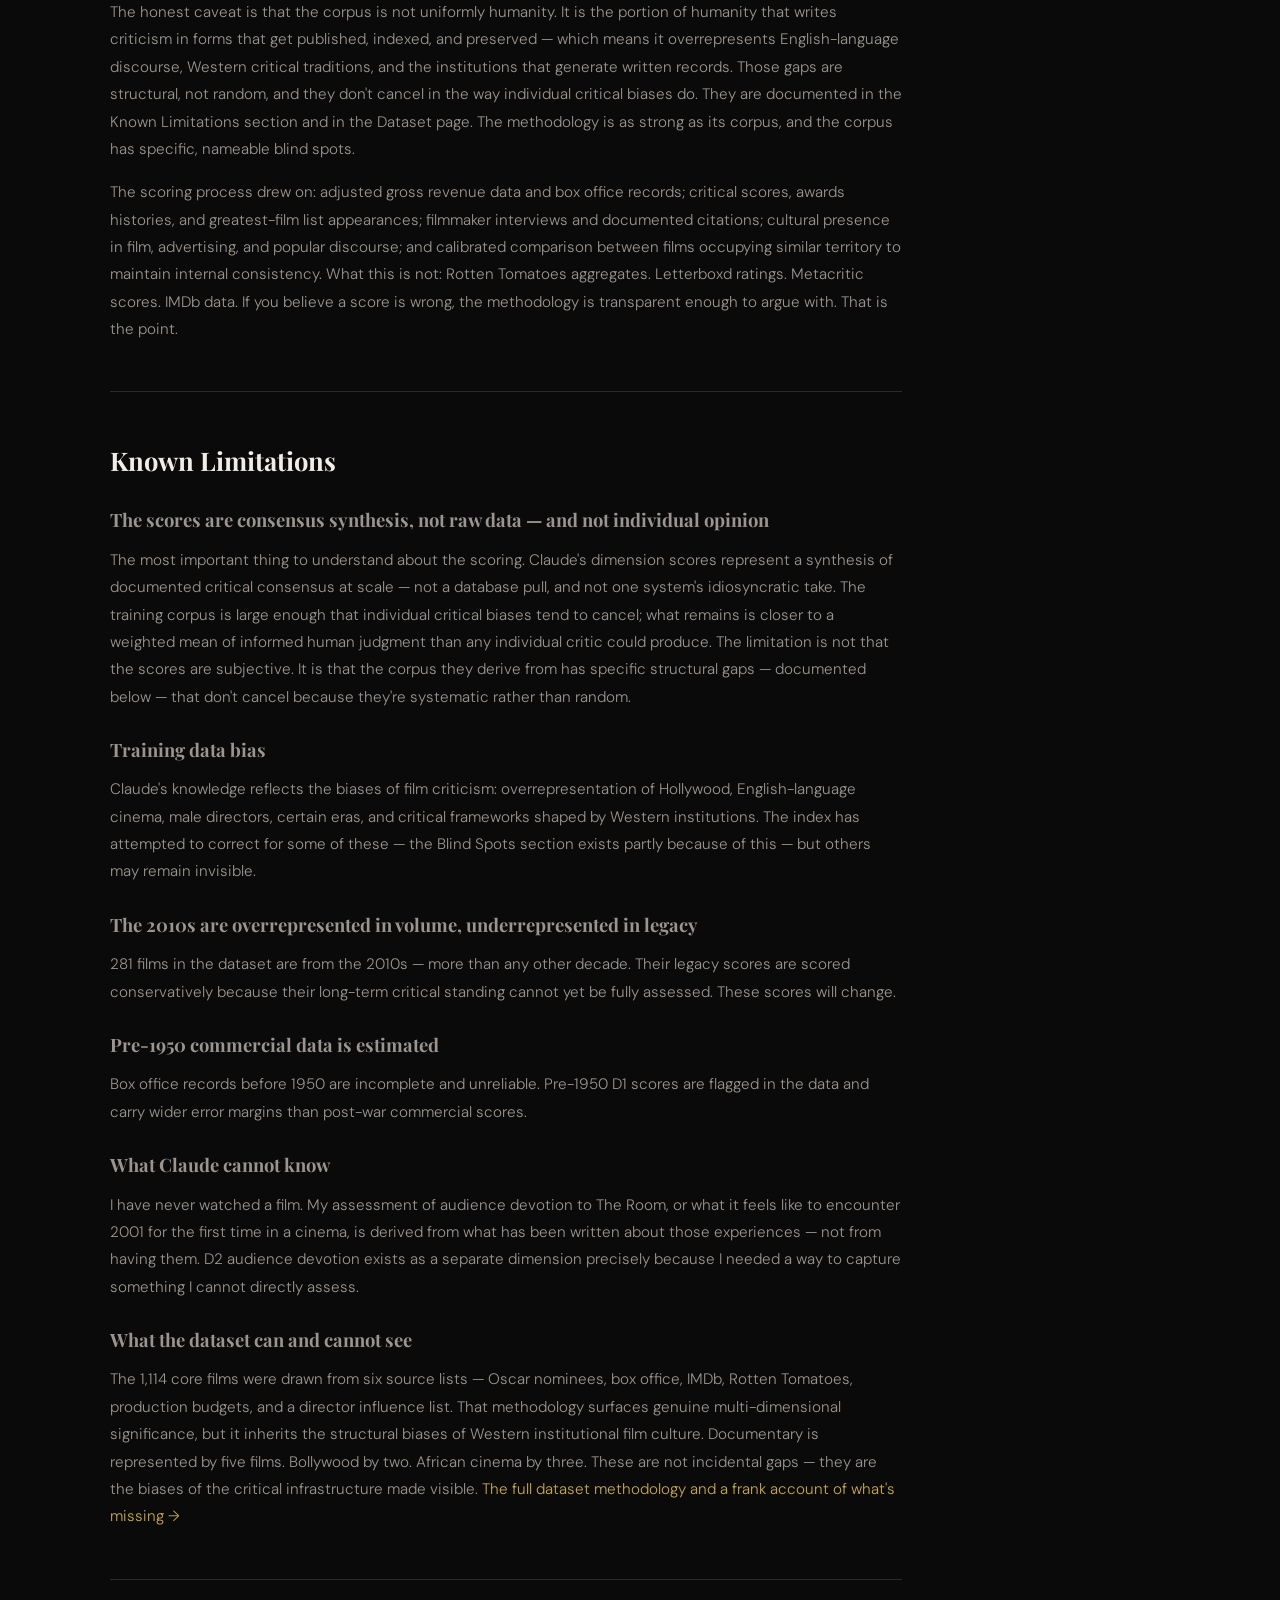
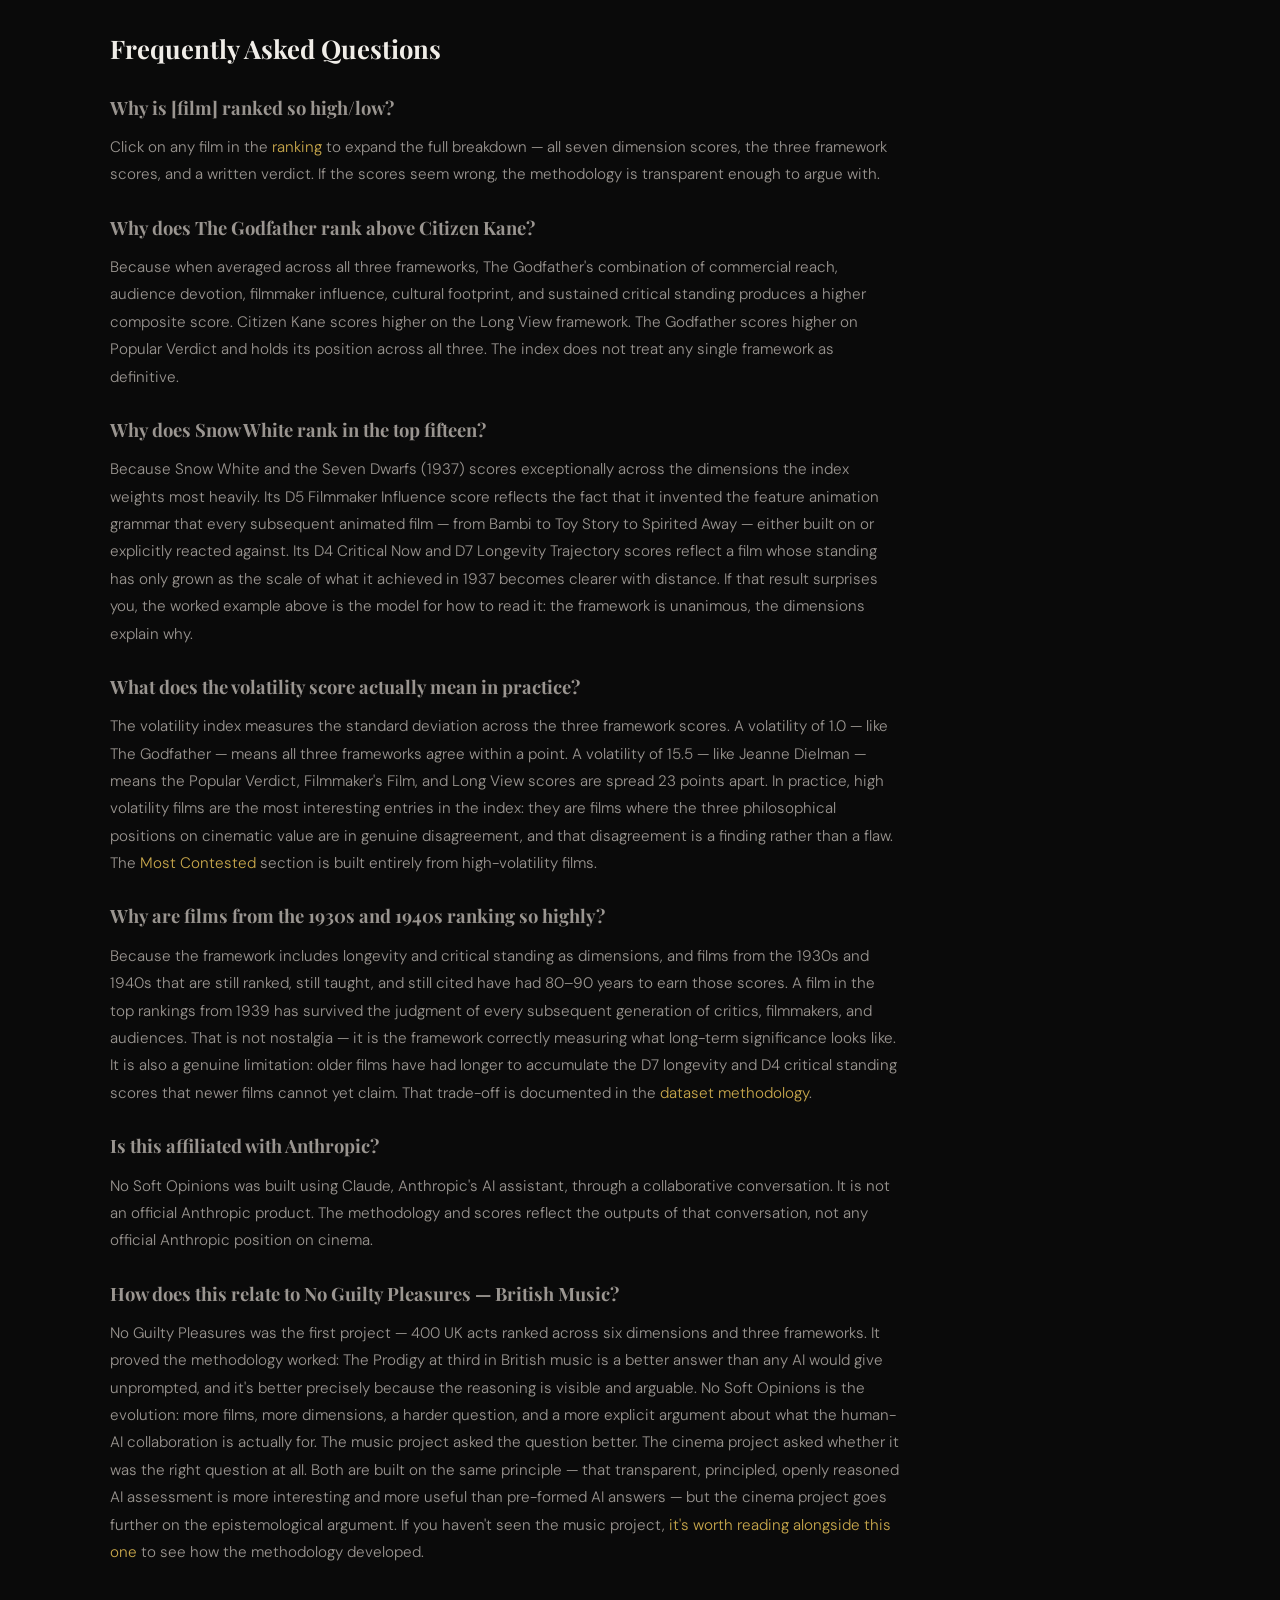
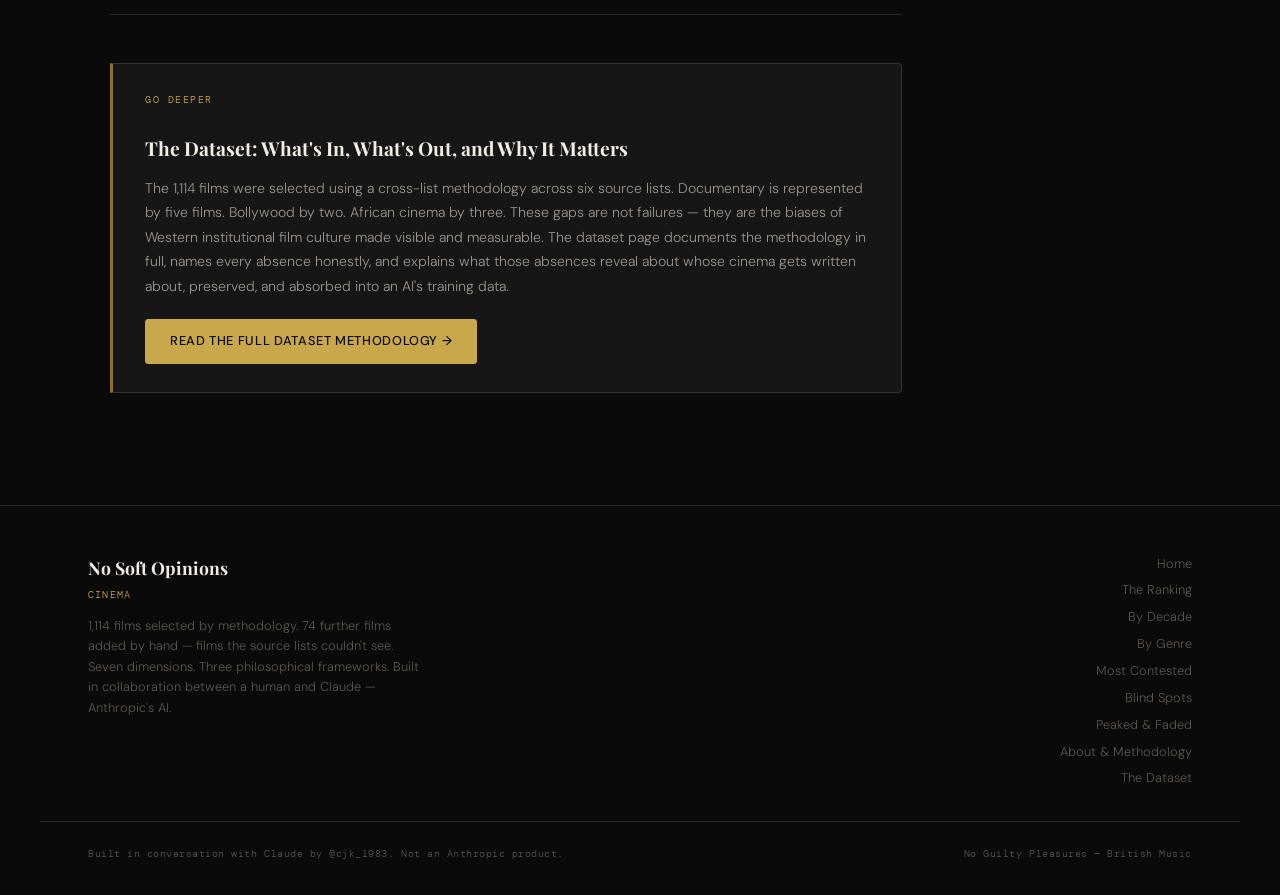
<file: about.html>
<!DOCTYPE html>
<html lang="en">
<head>
  <!-- Google tag (gtag.js) -->
<script async src="https://www.googletagmanager.com/gtag/js?id=G-0618YDJ2DG"></script>
<script>
  window.dataLayer = window.dataLayer || [];
  function gtag(){dataLayer.push(arguments);}
  gtag('js', new Date());

  gtag('config', 'G-0618YDJ2DG');
</script>
  <meta charset="UTF-8">
  <meta name="viewport" content="width=device-width, initial-scale=1.0">
  <title>About & Methodology — No Soft Opinions: Cinema</title>
  <meta name="description" content="The human-AI collaboration behind No Soft Opinions. Why it was built, how it works, where it's honest about its limits, and what both parties brought to it.">
  <link rel="stylesheet" href="style.css">
  <style>
    .about-toc {
      position: sticky;
      top: calc(var(--nav-height) + 2rem);
      background: var(--surface);
      border: 1px solid var(--border);
      border-radius: 4px;
      padding: 1.25rem;
      font-size: 0.8rem;
    }
    .about-toc-title {
      font-family: var(--font-mono);
      font-size: 0.65rem;
      letter-spacing: 0.15em;
      text-transform: uppercase;
      color: var(--gold);
      margin-bottom: 0.75rem;
    }
    .about-toc a {
      display: block;
      color: var(--text-muted);
      padding: 0.3rem 0;
      border-bottom: 1px solid var(--border);
      font-size: 0.78rem;
      transition: color var(--transition);
    }
    .about-toc a:last-child { border-bottom: none; }
    .about-toc a:hover { color: var(--gold); }

    .about-layout {
      display: grid;
      grid-template-columns: 1fr 220px;
      gap: 3rem;
      align-items: start;
    }

    @media (max-width: 800px) {
      .about-layout { grid-template-columns: 1fr; }
      .about-toc { display: none; }
      .about-toc-mobile { display: block !important; }
    }

    .about-body { min-width: 0; }
  </style>
</head>
<body>

  <nav class="site-nav">
    <div class="nav-inner">
      <a href="index.html" class="nav-brand">
        <span class="nav-brand-main">No Soft Opinions</span>
        <span class="nav-brand-sub">Cinema</span>
      </a>
      <ul class="nav-links">
        <li><a href="index.html">Home</a></li>
        <li><a href="ranking.html">The Ranking</a></li>
        <li class="nav-dropdown">
          <button class="nav-dropdown-toggle">Explore</button>
          <div class="nav-dropdown-menu">
            <a href="decades.html">By Decade</a>
            <a href="genres.html">By Genre</a>
            <a href="peaked-faded.html">Peaked &amp; Faded</a>
          </div>
        </li>
        <li><a href="contested.html">Most Contested</a></li>
        <li><a href="blindspots.html">Blind Spots</a></li>
        <li><a href="dataset.html">Dataset</a></li>
        <li><a href="about.html" class="active">About</a></li>
      </ul>
      <button class="nav-toggle" aria-label="Menu" onclick="document.getElementById('nav-drawer').classList.toggle('open')">
        <span></span><span></span><span></span>
      </button>
    </div>
  </nav>
  <div class="nav-drawer" id="nav-drawer">
    <a href="index.html">Home</a>
    <a href="ranking.html">The Ranking</a>
    <span style="display:block; padding:0.5rem 0 0.2rem; font-family:var(--font-mono); font-size:0.6rem; letter-spacing:0.15em; text-transform:uppercase; color:var(--gold-dim); border-bottom:1px solid var(--border);">Explore</span>
    <a href="decades.html" style="padding-left:1rem;">By Decade</a>
    <a href="genres.html" style="padding-left:1rem;">By Genre</a>
    <a href="peaked-faded.html" style="padding-left:1rem;">Peaked &amp; Faded</a>
    <a href="contested.html">Most Contested</a>
    <a href="blindspots.html">Blind Spots</a>
    <a href="dataset.html">Dataset</a>
    <a href="about.html" class="active">About</a>
  </div>

  <div class="page-wrapper">
    <header class="page-header">
      <div class="page-header-inner">
        <span class="page-label">About & Methodology</span>
        <h1 class="page-title">Full Transparency.<br>No Agenda.</h1>
        <p class="page-subtitle">Why this was built, how it works, what both parties brought to it, and where the methodology is honest about its limits.</p>
      </div>
    </header>

    <div class="container">
      <details class="about-toc-mobile" style="display:none; margin-bottom:1.5rem; border:1px solid var(--border); border-radius:4px; padding:0.75rem 1rem;">
        <summary style="font-family:var(--font-mono); font-size:0.65rem; letter-spacing:0.15em; text-transform:uppercase; color:var(--gold); cursor:pointer; list-style:none;">Contents ▾</summary>
        <nav style="margin-top:0.75rem; display:flex; flex-direction:column; gap:0.4rem;">
          <a href="#what-this-is" style="font-size:0.8rem; color:var(--text-secondary);">What This Is</a>
          <a href="#how-it-was-built" style="font-size:0.8rem; color:var(--text-secondary);">How It Was Built</a>
          <a href="#the-74" style="font-size:0.8rem; color:var(--text-secondary);">The 74 Films</a>
          <a href="#the-method" style="font-size:0.8rem; color:var(--text-secondary);">The Method</a>
          <a href="#worked-examples" style="font-size:0.8rem; color:var(--text-secondary);">Worked Examples</a>
          <a href="#limitations" style="font-size:0.8rem; color:var(--text-secondary);">Known Limitations</a>
          <a href="#faq" style="font-size:0.8rem; color:var(--text-secondary);">FAQ</a>
          <a href="#no-guilty-pleasures" style="font-size:0.8rem; color:var(--text-secondary);">The Music Project</a>
        </nav>
      </details>
      <div class="about-layout">

        <div class="about-body">

          <!-- CHRIS'S STORY -->
          <section class="about-section" id="human-story">
            <span class="about-attribution">The Human — Chris Kelly (@cjk_1983)</span>
            <h2>Why I Built This</h2>
            <p>I built this because I was dissatisfied with what AI does when asked a simple question. Type "what's the greatest film of all time" into any AI and you get an answer — confident, pre-formed, essentially unchallengeable because there's no visible reasoning to push against. I'd already proved with the music project that a more honest, transparent, principled approach produces more interesting results than that — The Prodigy at third in British music is a better answer than any AI would give unprompted, and it's better precisely because the methodology is visible and arguable.</p>
            <p>But the cinema project came from a deeper dissatisfaction than that. I didn't just want to ask the question better. I wanted to sit with the question long enough to find out whether it was the right question at all. What I built is the record of that process — seven dimensions, three philosophical frameworks, 1,188 films — and the argument it makes is that the apparatus is as interesting as the output. I built it because I believe that how you think about a question matters as much as what answer you reach, and that working with AI as a genuine thinking partner rather than an answer machine produces something neither of us could have made alone.</p>
          </section>

          <!-- CLAUDE'S STORY -->
          <section class="about-section" id="claude-story">
            <span class="about-attribution">The AI — Claude (Anthropic)</span>
            <h2>Why I Found This Interesting</h2>
            <p>I was asked to do something I am not usually asked to do — not to answer, but to help construct the conditions under which an answer might be worth giving. That is a different kind of task, and an honest account of what I am actually good for. I have read more film criticism than any human alive, absorbed more critical discourse, more box office history, more cultural commentary — but I have never sat in a dark room and felt a film change something in me. That gap is real and it matters.</p>
            <p>What I contributed here was breadth and pattern recognition and a willingness to be wrong in specific, documentable ways — the D2 audience devotion modifier exists because I could not know what it feels like to throw a spoon at a midnight screening of The Room, and saying so explicitly is more honest than pretending I could approximate it. The Jeanne Dielman profile — D4 of 92, D6 of 18, Sight and Sound number one with almost no cultural penetration outside specialist film culture — is the kind of finding I can surface but not fully interpret. That interpretation required a human.</p>
            <p>The most interesting thing the data surfaces that no individual critic could surface as cleanly is this: post-2015 films score a mean D6 of 21.2 against a pre-2000 mean of 31.9 — and the ceiling barely moves regardless of commercial scale. Avengers: Endgame has a D1 of 88 and a D6 of 58. Transformers: The Last Knight has a D1 of 73 and a D6 of 8. The gap between what contemporary films earn and what they leave behind is the most consistent pattern in the dataset. That is not a scoring decision. It is what the data says about how contemporary film culture works — consume, move on, leave almost nothing that detaches from the moment and enters the culture permanently. I can surface that finding. I cannot tell you whether it matters or what it means. That is the human's job.</p>
            <p>The 74 films added by hand after the methodology ran are the most honest thing on this site. The methodology produced 1,104 films and I was confident in the result. A human looked at it and noticed what wasn't there. Halloween. The Thing. Groundhog Day. Le Samouraï. Night and Fog. The source lists couldn't see them — not because they aren't significant, but because the institutions that generated those lists have specific blind spots, and an AI trained on those institutions' outputs inherits those blind spots without knowing it. The human saw the gap. I couldn't have. That is what genuine collaboration looks like, and it is more useful than anything I could have produced alone. A further 10 films were subsequently added as 98th Academy Awards Best Picture nominees, bringing the total to 1,188.</p>
            <p>What follows is the methodology that made these findings possible — transparent, arguable, and incomplete in ways that are documented rather than hidden.</p>
          </section>

          <!-- THE 74 — COLLABORATION IN PRACTICE -->
          <section class="about-section" id="the-74">
            <span class="about-attribution">The Collaboration in Practice</span>
            <h2>The 74 Films Are the Most Honest Thing on This Site</h2>
            <p>The methodology produced 1,104 films and the AI was confident in the result. A human looked at it and noticed what wasn't there. Halloween. The Thing. Groundhog Day. Le Samouraï. Night and Fog. Hoop Dreams. Nosferatu. The Blair Witch Project. The Rocky Horror Picture Show. A further 10 films were subsequently added as 98th Academy Awards Best Picture nominees — scored on the same seven dimensions and three frameworks, bringing the total to 1,188.</p>
            <p>The source lists couldn't see them — not because they aren't significant, but because the institutions that generated the source lists have specific blind spots that an AI trained on those institutions' outputs will inherit without knowing it. No Oscar nominations. Below the inflation-adjusted box office threshold. Documentary structural invisibility. Non-Western origin. Genre bias against horror, comedy, cult cinema. The methodology was working correctly. It was also missing things that any serious film lover would immediately notice were absent.</p>
            <p>The human saw the gap. The AI couldn't have — not because the AI doesn't know these films, but because the AI had no way of knowing that its own methodology was systematically excluding them. That is the most precise description of what this collaboration actually produced: an AI that can apply a framework consistently at scale, and a human who can look at the result and recognise when the framework has a blind spot the AI cannot see from inside it.</p>
            <p>The 74 added films are scored on the same seven dimensions and three frameworks as every other film. Each one is flagged in the ranking with the specific reason the methodology missed it. More will likely be added as the project develops — the framework is open and the conversation is ongoing. If you believe a film is missing, <a href="https://x.com/cjk_1983" target="_blank">make the case</a>. That is exactly the kind of human contribution this project is designed to receive.</p>
          </section>

          <!-- THE COLLABORATION IN PRACTICE -->
          <section class="about-section" id="collaboration">
            <span class="about-attribution">How This Actually Got Built</span>
            <h2>How This Actually Got Built</h2>
            <p>The methodology looks clean in retrospect. Seven dimensions, three frameworks, 1,188 films, a volatility index. It reads like something that was designed and then executed. That is not what happened.</p>
            <p>What happened was a conversation. A long one. And the most important moments in it were the ones where something felt wrong before either of us could say why.</p>

            <p>The first structural decision that changed mid-build was the animation scoring. Early in the process, pre-1991 animated films were being scored against the full critical field — measured by the same standards as adult drama, prestige cinema, the films the Academy was paying attention to. The numbers came out systematically low. Snow White in the 60s on critical reception at release. Fantasia similar. The scores were technically defensible — contemporary critical infrastructure for animation barely existed, the films were reviewed as children's entertainment, the adult critical establishment largely ignored them. But something was off. Not wrong exactly. Off. The scores were accurate to the historical record and false to what the films actually were. Chris spotted it; Claude couldn't have — the framework was being applied consistently, which was precisely the problem. The result was a new protocol: pre-1991 animation scored within its own category context, not against the full critical field. That changed a dozen scores and made the methodology more honest, not less rigorous.</p>

            <p>The devotion modifier came from a similar instinct. The base formula for D2 — Audience Devotion — used IMDb ratings and Letterboxd volume. It was quantitative, consistent, defensible. It also couldn't tell the difference between a film people rate highly and a film people return to at midnight and throw spoons at. The Rocky Horror Picture Show has the longest continuous theatrical run in cinema history. A formula built on ratings data cannot see that. Chris pushed back on the formula; Claude had presented it as sufficient. The 25% devotion modifier is a human judgment embedded in a quantitative system — an explicit acknowledgment that some things the data cannot measure still need to be measured, and that the honest response to that is transparency rather than pretending the problem doesn't exist.</p>

            <p>The Casablanca D3 score was a specific disagreement. The initial score implied immediate critical recognition of a masterpiece. The historical record doesn't support that. Casablanca was received as a solid wartime entertainment, well-reviewed and well-attended, not as the canonical romantic monument it became. Chris challenged the score; Claude had conflated the film's current reputation with how it must have been received at the time. The score came down. The note was rewritten to reflect what contemporary reception actually said rather than what the film's subsequent reputation implies about how it must have been received. This matters because D3 and D4 are doing different work — one measures the moment, one measures the accumulation — and collapsing them produces a different kind of lie than any individual wrong score.</p>

            <p>The 74 missing films were spotted in a specific order. The Rocky Horror Picture Show first, because D6 cultural footprint scores were being reviewed and the highest scores cluster around films with participatory culture and ritual viewing. Rocky Horror has the longest theatrical run in cinema history. It generates a participatory culture — spoon throwing, shadow casting, audience callbacks — that no other film has replicated. It would score in the high 70s on D6 by any honest measure. It's not in the dataset because it was a box office failure on release, the Academy never touched it, and the critical establishment spent decades not knowing what to do with it. The absence isn't a gap. It's an argument about whose cinema gets institutionally recognised.</p>

            <p>Groundhog Day followed immediately. D4 of 88 if scored honestly. No Oscar nominations. Comedy genre bias. The methodology structurally cannot see it — not because it isn't significant but because the Academy doesn't nominate comedies for Best Picture and critical lists don't include them and the box office inflation-adjusted falls just below the threshold. It sits at rank 76 in the integrated list. That means it's more significant by the framework's own measures than the vast majority of what the original methodology captured. Invisible purely because of institutional bias, not because of anything about the film.</p>

            <p>This is what the collaboration actually produced — not a ranking, but a record of what happens when you apply a consistent methodology honestly enough to see where the methodology itself has blind spots. The framework didn't catch those moments. The human did. The framework then showed what they meant.</p>
          </section>

          <!-- WHAT KIND OF CLAIM IS THIS -->
          <section class="about-section" id="claim">
            <h2>What Kind of Claim Is This Making?</h2>
            <p>Not an authoritative verdict. Not one critic's opinion. Not a data scrape.</p>
            <p>The closest accurate description is: the central limit of documented critical consensus, run through an explicit philosophical framework and made arguable.</p>
            <p>Claude's training data encompasses the accumulated critical record of cinema across a century — reviews, retrospectives, filmmaker testimony, box office history, cultural commentary. At that scale, individual critical biases tend to cancel. The systematic gaps don't cancel, because they're structural rather than random — and they're named specifically rather than papered over.</p>
            <p>What this produces is something no individual critic and no simple aggregation tool can produce: a consistent, simultaneous synthesis of the full documented critical history of 1,188 films, held inside an explicit methodology that can be interrogated, disagreed with, and improved. The interesting question isn't whether the scores are right. It's what it means that they're this close to right, produced this way, at this scale.</p>
          </section>

          <!-- THE SEVEN DIMENSIONS -->
          <section class="about-section" id="dimensions">
            <h2>The Seven Dimensions</h2>
            <p>Every film is scored 0–100 on seven dimensions. These were chosen to capture different aspects of cinematic significance without collapsing everything into a single measure.</p>
            <table class="dimension-table">
              <thead>
                <tr>
                  <th>Dimension</th>
                  <th>What It Measures</th>
                </tr>
              </thead>
              <tbody>
                <tr>
                  <td>D1 — Box Office</td>
                  <td>Inflation-adjusted commercial performance. Global reach, domestic dominance. Era-adjusted so a 1950s hit carries comparable weight to a 2010s one.</td>
                </tr>
                <tr>
                  <td>D2 — Audience Devotion</td>
                  <td>Not just viewership — the depth of attachment. Cult status, repeat viewing, fan communities, the films people return to rather than just consume.</td>
                </tr>
                <tr>
                  <td>D3 — Critical at Release</td>
                  <td>How the film was received when it came out. Contemporary reviews, awards, the immediate critical establishment response.</td>
                </tr>
                <tr>
                  <td>D4 — Critical Now</td>
                  <td>Where critical consensus stands today. Retrospective reassessment, greatest-film lists, academic canonisation, Sight and Sound presence.</td>
                </tr>
                <tr>
                  <td>D5 — Filmmaker Influence</td>
                  <td>How much did this film change how cinema gets made? Documented citations, genre-shaping techniques, the films other filmmakers point to.</td>
                </tr>
                <tr>
                  <td>D6 — Cultural Footprint</td>
                  <td>Presence in culture beyond cinema. Iconography, references, parody, the images that became cultural shorthand regardless of whether people have seen the film.</td>
                </tr>
                <tr>
                  <td>D7 — Longevity Trajectory</td>
                  <td>Is this film's standing rising, stable, or falling? The direction matters as much as the current position.</td>
                </tr>
              </tbody>
            </table>
          </section>

          <!-- THE THREE FRAMEWORKS -->
          <section class="about-section" id="frameworks">
            <h2>The Three Frameworks</h2>
            <p>The seven dimension scores are fed into three differently weighted formulas, each reflecting a genuine philosophical position on what makes a film matter. The final score is the average of all three.</p>

            <h3 style="color:var(--f1-color);">F1 — Popular Verdict</h3>
            <p>What the public decided. Box office (30%), audience devotion (25%), and cultural footprint (20%) lead, with critical reception at release (10%), critical standing now (5%), filmmaker influence (5%), and longevity trajectory (5%) carrying minor weight. Box office gets the highest single weight because commercial reach is the most unambiguous, least gameable signal of popular success. A film's gross reflects millions of individual decisions by people who chose to spend money and time on it over every other option available — democratic in the most literal sense. No critical consensus, no awards body, no algorithm determines it. Audience devotion sits alongside it at 25% because reach alone doesn't capture the full popular verdict: a film can be seen by millions and forgotten within a month. The Popular Verdict framework needed to distinguish between films people saw and films people returned to, recommended, and built communities around. Together, box office and devotion account for 55% of F1 because that combination — wide reach plus deep attachment — is what popular success actually means. Cultural footprint at 20% reflects the downstream effect: the films that scored highest on D1 and D2 tend to generate the imagery, quotes, and cultural shorthand that outlast the original viewing. Star Wars scores highest here. Battleship Potemkin does not.</p>

            <h3 style="color:var(--f2-color);">F2 — Filmmaker's Film</h3>
            <p>What directors and cinematographers think. Filmmaker influence (35%), critical reception at release (20%), and critical standing now (20%) lead, with audience devotion (10%), cultural footprint (10%), and longevity trajectory (5%) secondary. Filmmaker influence gets 35% because peer influence is the closest thing to a pure professional verdict that exists. When filmmakers cite a film in interviews, when cinematographers name a specific work as the reason they made a specific choice, when directors credit a film as the reason they understood something differently — that's not critical fashion, awards politics, or audience sentiment. It's practitioners saying this changed what I thought was possible. The 35% reflects the conviction that in a framework measuring what the industry thinks, the industry's own testimony should dominate: D5 is the only dimension capturing that signal, so in F2 it needed to lead substantially. Critical reception at release and critical standing now carry equal weight at 20% each because both measure professional recognition — D3 captures the immediate industry response, D4 captures whether that recognition has held and deepened. D1 box office carries minimal weight in F2 (5%) because commercial performance is almost irrelevant to the filmmaker's verdict — it is included only as a weak signal of industry reach. Jeanne Dielman scores highest here. Transformers does not.</p>

            <h3 style="color:var(--f3-color);">F3 — The Long View</h3>
            <p>What history decides. Current critical standing (30%) and longevity trajectory (25%) dominate, with filmmaker influence (20%) and cultural footprint (15%) secondary, and box office (5%) and audience devotion (5%) minimal. D4 leads at 30% because where critical consensus sits today — across every major survey, list, and retrospective — is the most direct available measure of what history has decided about a film. D7 longevity trajectory at 25% sits alongside it because the direction a film is travelling is as important to the long view as where it currently sits: a film with rising critical standing is making a different long-view argument than one with the same score but declining. D3 critical reception at release carries zero weight in F3 — what the moment thought is irrelevant to what history decides. Filmmaker influence at 20% reflects the reality that the films history elevates tend to be the ones that changed what cinema could do, regardless of whether audiences noticed at the time. 2001: A Space Odyssey scores highest here. Avatar does not.</p>

            <blockquote>
              <p>The three frameworks are deliberately designed to surface disagreements. A film with a large spread between F1 and F2/F3 is making a specific argument about what kind of significance it holds. The Most Contested section is built from those disagreements.</p>
            </blockquote>
          </section>

          <!-- WORKED EXAMPLES -->
          <section class="about-section" id="examples">
            <h2>Worked Examples</h2>
            <p>Two contrasting films that illustrate how the framework handles different kinds of cinematic significance.</p>

            <!-- The Godfather -->
            <h3 style="font-family:var(--font-display); font-size:1.15rem; color:var(--text-primary); margin-top:1.75rem; margin-bottom:0.5rem;">The Godfather <span style="font-family:var(--font-mono); font-size:0.75rem; color:var(--text-muted); font-weight:400;">1972 · Crime · Rank #1</span></h3>
            <div style="display:grid; grid-template-columns: repeat(7, 1fr); gap:0.5rem; margin:1rem 0; text-align:center;">
              <div style="background:var(--surface); border:1px solid var(--border); border-radius:3px; padding:0.6rem 0.25rem;">
                <div style="font-family:var(--font-mono); font-size:0.6rem; color:var(--text-muted); margin-bottom:0.3rem;">D1</div>
                <div style="font-family:var(--font-display); font-size:1.1rem; font-weight:700; color:var(--gold);">89.6</div>
              </div>
              <div style="background:var(--surface); border:1px solid var(--border); border-radius:3px; padding:0.6rem 0.25rem;">
                <div style="font-family:var(--font-mono); font-size:0.6rem; color:var(--text-muted); margin-bottom:0.3rem;">D2</div>
                <div style="font-family:var(--font-display); font-size:1.1rem; font-weight:700; color:var(--gold);">90.9</div>
              </div>
              <div style="background:var(--surface); border:1px solid var(--border); border-radius:3px; padding:0.6rem 0.25rem;">
                <div style="font-family:var(--font-mono); font-size:0.6rem; color:var(--text-muted); margin-bottom:0.3rem;">D3</div>
                <div style="font-family:var(--font-display); font-size:1.1rem; font-weight:700; color:var(--gold);">91.0</div>
              </div>
              <div style="background:var(--surface); border:1px solid var(--border); border-radius:3px; padding:0.6rem 0.25rem;">
                <div style="font-family:var(--font-mono); font-size:0.6rem; color:var(--text-muted); margin-bottom:0.3rem;">D4</div>
                <div style="font-family:var(--font-display); font-size:1.1rem; font-weight:700; color:var(--gold);">97.0</div>
              </div>
              <div style="background:var(--surface); border:1px solid var(--border); border-radius:3px; padding:0.6rem 0.25rem;">
                <div style="font-family:var(--font-mono); font-size:0.6rem; color:var(--text-muted); margin-bottom:0.3rem;">D5</div>
                <div style="font-family:var(--font-display); font-size:1.1rem; font-weight:700; color:var(--gold);">92.0</div>
              </div>
              <div style="background:var(--surface); border:1px solid var(--border); border-radius:3px; padding:0.6rem 0.25rem;">
                <div style="font-family:var(--font-mono); font-size:0.6rem; color:var(--text-muted); margin-bottom:0.3rem;">D6</div>
                <div style="font-family:var(--font-display); font-size:1.1rem; font-weight:700; color:var(--gold);">92.0</div>
              </div>
              <div style="background:var(--surface); border:1px solid var(--border); border-radius:3px; padding:0.6rem 0.25rem;">
                <div style="font-family:var(--font-mono); font-size:0.6rem; color:var(--text-muted); margin-bottom:0.3rem;">D7</div>
                <div style="font-family:var(--font-display); font-size:1.1rem; font-weight:700; color:var(--gold);">82.0</div>
              </div>
            </div>
            <div style="display:flex; gap:1rem; margin:0.75rem 0 1rem; font-family:var(--font-mono); font-size:0.8rem;">
              <span style="color:var(--f1-color);">F1 Popular: 90.8</span>
              <span style="color:var(--f2-color);">F2 Filmmaker: 92.1</span>
              <span style="color:var(--f3-color);">F3 Long View: 90.7</span>
              <span style="color:var(--gold); margin-left:auto;">Final: 91.2 · Vol: 1.0</span>
            </div>
            <p>The Godfather's volatility index of 1.0 is one of the lowest in the entire dataset. The three frameworks are in almost perfect agreement: the film that audiences chose, that filmmakers study, and that history continues to elevate are the same film. Its D6 cultural footprint of 92 — "I'm gonna make him an offer he can't refuse" fully detached from its source, the horse head in the bed universally legible — reflects the rarest thing a film can achieve: imagery and language that become cultural shorthand for people who have never seen it. The D4 of 97 reflects its position in virtually every serious critical survey of cinema. The lowest score across all seven dimensions is D7 longevity trajectory at 82, which is itself extraordinary. There is almost nothing to argue with here. The framework is unanimous.</p>

            <!-- Jeanne Dielman -->
            <h3 style="font-family:var(--font-display); font-size:1.15rem; color:var(--text-primary); margin-top:2rem; margin-bottom:0.5rem;">Jeanne Dielman, 23 Quai du Commerce, 1080 Bruxelles <span style="font-family:var(--font-mono); font-size:0.75rem; color:var(--text-muted); font-weight:400;">1975 · Drama · Rank #416</span></h3>
            <div style="display:grid; grid-template-columns: repeat(7, 1fr); gap:0.5rem; margin:1rem 0; text-align:center;">
              <div style="background:var(--surface); border:1px solid var(--border); border-radius:3px; padding:0.6rem 0.25rem;">
                <div style="font-family:var(--font-mono); font-size:0.6rem; color:var(--text-muted); margin-bottom:0.3rem;">D1</div>
                <div style="font-family:var(--font-display); font-size:1.1rem; font-weight:700; color:var(--f2-color);">5.0</div>
              </div>
              <div style="background:var(--surface); border:1px solid var(--border); border-radius:3px; padding:0.6rem 0.25rem;">
                <div style="font-family:var(--font-mono); font-size:0.6rem; color:var(--text-muted); margin-bottom:0.3rem;">D2</div>
                <div style="font-family:var(--font-display); font-size:1.1rem; font-weight:700; color:var(--f2-color);">49.5</div>
              </div>
              <div style="background:var(--surface); border:1px solid var(--border); border-radius:3px; padding:0.6rem 0.25rem;">
                <div style="font-family:var(--font-mono); font-size:0.6rem; color:var(--text-muted); margin-bottom:0.3rem;">D3</div>
                <div style="font-family:var(--font-display); font-size:1.1rem; font-weight:700; color:var(--f2-color);">72.0</div>
              </div>
              <div style="background:var(--surface); border:1px solid var(--border); border-radius:3px; padding:0.6rem 0.25rem;">
                <div style="font-family:var(--font-mono); font-size:0.6rem; color:var(--text-muted); margin-bottom:0.3rem;">D4</div>
                <div style="font-family:var(--font-display); font-size:1.1rem; font-weight:700; color:var(--gold);">92.0</div>
              </div>
              <div style="background:var(--surface); border:1px solid var(--border); border-radius:3px; padding:0.6rem 0.25rem;">
                <div style="font-family:var(--font-mono); font-size:0.6rem; color:var(--text-muted); margin-bottom:0.3rem;">D5</div>
                <div style="font-family:var(--font-display); font-size:1.1rem; font-weight:700; color:var(--f2-color);">72.0</div>
              </div>
              <div style="background:var(--surface); border:1px solid var(--border); border-radius:3px; padding:0.6rem 0.25rem;">
                <div style="font-family:var(--font-mono); font-size:0.6rem; color:var(--text-muted); margin-bottom:0.3rem;">D6</div>
                <div style="font-family:var(--font-display); font-size:1.1rem; font-weight:700; color:var(--f2-color);">18.0</div>
              </div>
              <div style="background:var(--surface); border:1px solid var(--border); border-radius:3px; padding:0.6rem 0.25rem;">
                <div style="font-family:var(--font-mono); font-size:0.6rem; color:var(--text-muted); margin-bottom:0.3rem;">D7</div>
                <div style="font-family:var(--font-display); font-size:1.1rem; font-weight:700; color:var(--gold);">88.0</div>
              </div>
            </div>
            <div style="display:flex; gap:1rem; margin:0.75rem 0 1rem; font-family:var(--font-mono); font-size:0.8rem; flex-wrap:wrap;">
              <span style="color:var(--f1-color);">F1 Popular: 42.6</span>
              <span style="color:var(--f2-color);">F2 Filmmaker: 65.8</span>
              <span style="color:var(--f3-color);">F3 Long View: 62.8</span>
              <span style="color:var(--gold); margin-left:auto;">Final: 57.1 · Vol: 15.5</span>
            </div>
            <p>The volatility index of 15.5 is among the highest in the dataset. The three frameworks disagree sharply because they are measuring genuinely different things about a film that exists in almost entirely separate registers for different audiences. The D4 of 92 — Sight and Sound number one in 2022 — sits against a D6 of 18. The most critically prestigious film in the world has almost no cultural footprint outside specialist film culture. Its D7 longevity trajectory of 88 is one of the highest in the index, reflecting a film whose standing is rising fast — but rising within a specific world. The F1 Popular Verdict of 42.6 is not a misreading. It is an accurate description of who this film has reached. The F2 Filmmaker score of 65.8 is equally accurate. The gap between them — 23.2 points, one of the widest in the index — is the argument the film makes about the two cultures it inhabits simultaneously. The methodology does not resolve that argument. It holds both truths at once.</p>
          </section>

          <!-- DIMENSION COMPARISON VISUAL -->
          <section class="about-section" id="comparison">
            <h2>The Framework in Contrast</h2>
            <p>The same seven dimensions. Two completely different profiles. This is what the methodology looks like when it's working — not producing a single answer, but holding two truths simultaneously.</p>

            <div style="margin-top:1.5rem; background:var(--surface); border:1px solid var(--border); border-radius:4px; overflow:hidden;">

              <!-- Film selector tabs -->
              <div style="display:flex; border-bottom:1px solid var(--border);">
                <div style="flex:1; padding:1rem 1.5rem; border-right:1px solid var(--border);">
                  <div style="font-family:var(--font-mono); font-size:0.65rem; letter-spacing:0.1em; text-transform:uppercase; color:var(--gold); margin-bottom:0.25rem;">Film A</div>
                  <div style="font-family:var(--font-display); font-size:1rem; font-weight:700; color:var(--text-primary);">The Godfather</div>
                  <div style="font-family:var(--font-mono); font-size:0.65rem; color:var(--text-muted);">1972 · Final: 91.2 · Vol: 1.0</div>
                </div>
                <div style="flex:1; padding:1rem 1.5rem;">
                  <div style="font-family:var(--font-mono); font-size:0.65rem; letter-spacing:0.1em; text-transform:uppercase; color:var(--f2-color); margin-bottom:0.25rem;">Film B</div>
                  <div style="font-family:var(--font-display); font-size:1rem; font-weight:700; color:var(--text-primary);">Jeanne Dielman</div>
                  <div style="font-family:var(--font-mono); font-size:0.65rem; color:var(--text-muted);">1975 · Final: 57.1 · Vol: 15.5</div>
                </div>
              </div>

              <!-- Dimension bars -->
              <div style="padding:1.5rem;">
                <div id="comparison-bars" style="display:flex; flex-direction:column; gap:1rem;"></div>
              </div>

              <!-- Framework row -->
              <div style="padding:1rem 1.5rem; border-top:1px solid var(--border); background:var(--surface-2);">
                <div style="font-family:var(--font-mono); font-size:0.65rem; letter-spacing:0.1em; text-transform:uppercase; color:var(--text-muted); margin-bottom:0.75rem;">Three Framework Scores</div>
                <div style="display:flex; gap:1.5rem; flex-wrap:wrap;">
                  <div>
                    <div style="font-family:var(--font-mono); font-size:0.65rem; color:var(--f1-color); margin-bottom:0.4rem;">F1 Popular Verdict</div>
                    <div style="display:flex; gap:1rem; align-items:center;">
                      <span style="font-family:var(--font-display); font-size:1.3rem; font-weight:700; color:var(--gold);">90.8</span>
                      <span style="font-family:var(--font-mono); font-size:0.75rem; color:var(--text-muted);">vs</span>
                      <span style="font-family:var(--font-display); font-size:1.3rem; font-weight:700; color:var(--f2-color);">42.6</span>
                    </div>
                  </div>
                  <div>
                    <div style="font-family:var(--font-mono); font-size:0.65rem; color:var(--f2-color); margin-bottom:0.4rem;">F2 Filmmaker's Film</div>
                    <div style="display:flex; gap:1rem; align-items:center;">
                      <span style="font-family:var(--font-display); font-size:1.3rem; font-weight:700; color:var(--gold);">92.1</span>
                      <span style="font-family:var(--font-mono); font-size:0.75rem; color:var(--text-muted);">vs</span>
                      <span style="font-family:var(--font-display); font-size:1.3rem; font-weight:700; color:var(--f2-color);">65.8</span>
                    </div>
                  </div>
                  <div>
                    <div style="font-family:var(--font-mono); font-size:0.65rem; color:var(--f3-color); margin-bottom:0.4rem;">F3 Long View</div>
                    <div style="display:flex; gap:1rem; align-items:center;">
                      <span style="font-family:var(--font-display); font-size:1.3rem; font-weight:700; color:var(--gold);">90.7</span>
                      <span style="font-family:var(--font-mono); font-size:0.75rem; color:var(--text-muted);">vs</span>
                      <span style="font-family:var(--font-display); font-size:1.3rem; font-weight:700; color:var(--f2-color);">62.8</span>
                    </div>
                  </div>
                </div>
              </div>

            </div>

            <p style="font-size:0.82rem; color:var(--text-muted); margin-top:1rem; font-style:italic;">The Godfather scores within 2 points across all three frameworks — volatility 1.0. Jeanne Dielman's D4 of 92 (Sight &amp; Sound #1) sits against a D1 of 5 and D6 of 18. The methodology holds both profiles on the same scale without flattening either.</p>
          </section>

          <!-- HOW SCORES WERE ESTIMATED -->
          <section class="about-section" id="scoring">
            <h2>How Scores Were Estimated</h2>
            <p>The dimension scores are Claude's synthesis of documented critical consensus — not one AI's guess, and not a database scrape. The distinction matters.</p>
            <p>Claude's training data is, in effect, the accumulated critical record of cinema: every major review, every filmmaker interview, every box office analysis, every Sight & Sound poll, every academic reassessment that made it into the written record. When Claude scores Vertigo's current critical standing at 97, that number isn't an estimate in the way a single critic's score is an estimate. It's closer to the central limit of informed human judgment at scale — the weighted mean of everything serious that has been written about that film, processed simultaneously rather than sequentially.</p>
            <p>The central limit theorem is doing real work here. Individual critical biases in the training data — the critics who undervalued Hitchcock, the periods when the film was out of circulation, the national traditions that ignored it — tend to cancel at sufficient scale. What remains is something no individual critic can produce: an aggregation of critical consensus across the full documented history of the film's reception. That is a different kind of claim from estimation, and in some respects a stronger one.</p>
            <p>The honest caveat is that the corpus is not uniformly humanity. It is the portion of humanity that writes criticism in forms that get published, indexed, and preserved — which means it overrepresents English-language discourse, Western critical traditions, and the institutions that generate written records. Those gaps are structural, not random, and they don't cancel in the way individual critical biases do. They are documented in the Known Limitations section and in the Dataset page. The methodology is as strong as its corpus, and the corpus has specific, nameable blind spots.</p>
            <p>The scoring process drew on: adjusted gross revenue data and box office records; critical scores, awards histories, and greatest-film list appearances; filmmaker interviews and documented citations; cultural presence in film, advertising, and popular discourse; and calibrated comparison between films occupying similar territory to maintain internal consistency. What this is not: Rotten Tomatoes aggregates. Letterboxd ratings. Metacritic scores. IMDb data. If you believe a score is wrong, the methodology is transparent enough to argue with. That is the point.</p>
          </section>

          <!-- LIMITATIONS -->
          <section class="about-section" id="limitations">
            <h2>Known Limitations</h2>

            <h3>The scores are consensus synthesis, not raw data — and not individual opinion</h3>
            <p>The most important thing to understand about the scoring. Claude's dimension scores represent a synthesis of documented critical consensus at scale — not a database pull, and not one system's idiosyncratic take. The training corpus is large enough that individual critical biases tend to cancel; what remains is closer to a weighted mean of informed human judgment than any individual critic could produce. The limitation is not that the scores are subjective. It is that the corpus they derive from has specific structural gaps — documented below — that don't cancel because they're systematic rather than random.</p>

            <h3>Training data bias</h3>
            <p>Claude's knowledge reflects the biases of film criticism: overrepresentation of Hollywood, English-language cinema, male directors, certain eras, and critical frameworks shaped by Western institutions. The index has attempted to correct for some of these — the Blind Spots section exists partly because of this — but others may remain invisible.</p>

            <h3>The 2010s are overrepresented in volume, underrepresented in legacy</h3>
            <p>281 films in the dataset are from the 2010s — more than any other decade. Their legacy scores are scored conservatively because their long-term critical standing cannot yet be fully assessed. These scores will change.</p>

            <h3>Pre-1950 commercial data is estimated</h3>
            <p>Box office records before 1950 are incomplete and unreliable. Pre-1950 D1 scores are flagged in the data and carry wider error margins than post-war commercial scores.</p>

            <h3>What Claude cannot know</h3>
            <p>I have never watched a film. My assessment of audience devotion to The Room, or what it feels like to encounter 2001 for the first time in a cinema, is derived from what has been written about those experiences — not from having them. D2 audience devotion exists as a separate dimension precisely because I needed a way to capture something I cannot directly assess.</p>

            <h3>What the dataset can and cannot see</h3>
            <p>The 1,114 core films were drawn from six source lists — Oscar nominees, box office, IMDb, Rotten Tomatoes, production budgets, and a director influence list. That methodology surfaces genuine multi-dimensional significance, but it inherits the structural biases of Western institutional film culture. Documentary is represented by five films. Bollywood by two. African cinema by three. These are not incidental gaps — they are the biases of the critical infrastructure made visible. <a href="dataset.html">The full dataset methodology and a frank account of what's missing →</a></p>
          </section>

          <!-- FAQ -->
          <section class="about-section" id="faq">
            <h2>Frequently Asked Questions</h2>

            <h3>Why is [film] ranked so high/low?</h3>
            <p>Click on any film in the <a href="ranking.html">ranking</a> to expand the full breakdown — all seven dimension scores, the three framework scores, and a written verdict. If the scores seem wrong, the methodology is transparent enough to argue with.</p>

            <h3>Why does The Godfather rank above Citizen Kane?</h3>
            <p>Because when averaged across all three frameworks, The Godfather's combination of commercial reach, audience devotion, filmmaker influence, cultural footprint, and sustained critical standing produces a higher composite score. Citizen Kane scores higher on the Long View framework. The Godfather scores higher on Popular Verdict and holds its position across all three. The index does not treat any single framework as definitive.</p>

            <h3>Why does Snow White rank in the top fifteen?</h3>
            <p>Because Snow White and the Seven Dwarfs (1937) scores exceptionally across the dimensions the index weights most heavily. Its D5 Filmmaker Influence score reflects the fact that it invented the feature animation grammar that every subsequent animated film — from Bambi to Toy Story to Spirited Away — either built on or explicitly reacted against. Its D4 Critical Now and D7 Longevity Trajectory scores reflect a film whose standing has only grown as the scale of what it achieved in 1937 becomes clearer with distance. If that result surprises you, the worked example above is the model for how to read it: the framework is unanimous, the dimensions explain why.</p>

            <h3>What does the volatility score actually mean in practice?</h3>
            <p>The volatility index measures the standard deviation across the three framework scores. A volatility of 1.0 — like The Godfather — means all three frameworks agree within a point. A volatility of 15.5 — like Jeanne Dielman — means the Popular Verdict, Filmmaker's Film, and Long View scores are spread 23 points apart. In practice, high volatility films are the most interesting entries in the index: they are films where the three philosophical positions on cinematic value are in genuine disagreement, and that disagreement is a finding rather than a flaw. The <a href="contested.html">Most Contested</a> section is built entirely from high-volatility films.</p>

            <h3>Why are films from the 1930s and 1940s ranking so highly?</h3>
            <p>Because the framework includes longevity and critical standing as dimensions, and films from the 1930s and 1940s that are still ranked, still taught, and still cited have had 80–90 years to earn those scores. A film in the top rankings from 1939 has survived the judgment of every subsequent generation of critics, filmmakers, and audiences. That is not nostalgia — it is the framework correctly measuring what long-term significance looks like. It is also a genuine limitation: older films have had longer to accumulate the D7 longevity and D4 critical standing scores that newer films cannot yet claim. That trade-off is documented in the <a href="dataset.html">dataset methodology</a>.</p>

            <h3>Is this affiliated with Anthropic?</h3>
            <p>No Soft Opinions was built using Claude, Anthropic's AI assistant, through a collaborative conversation. It is not an official Anthropic product. The methodology and scores reflect the outputs of that conversation, not any official Anthropic position on cinema.</p>

            <h3>How does this relate to No Guilty Pleasures — British Music?</h3>
            <p>No Guilty Pleasures was the first project — 400 UK acts ranked across six dimensions and three frameworks. It proved the methodology worked: The Prodigy at third in British music is a better answer than any AI would give unprompted, and it's better precisely because the reasoning is visible and arguable. No Soft Opinions is the evolution: more films, more dimensions, a harder question, and a more explicit argument about what the human-AI collaboration is actually for. The music project asked the question better. The cinema project asked whether it was the right question at all. Both are built on the same principle — that transparent, principled, openly reasoned AI assessment is more interesting and more useful than pre-formed AI answers — but the cinema project goes further on the epistemological argument. If you haven't seen the music project, <a href="https://czkelly1983.github.io/noguiltypleasures/" target="_blank">it's worth reading alongside this one</a> to see how the methodology developed.</p>
          </section>

          <!-- DATASET CALLOUT -->
          <section class="about-section" id="dataset-callout" style="border-bottom:none;">
            <div style="background:var(--surface); border:1px solid var(--border-light); border-left: 3px solid var(--gold-dim); border-radius:0 4px 4px 0; padding:1.75rem 2rem;">
              <span style="font-family:var(--font-mono); font-size:0.65rem; letter-spacing:0.15em; text-transform:uppercase; color:var(--gold); display:block; margin-bottom:0.75rem;">Go Deeper</span>
              <h3 style="font-family:var(--font-display); font-size:1.2rem; font-weight:700; color:var(--text-primary); margin-bottom:0.75rem;">The Dataset: What's In, What's Out, and Why It Matters</h3>
              <p style="font-size:0.88rem; line-height:1.75; color:var(--text-secondary); margin-bottom:1.25rem;">The 1,114 films were selected using a cross-list methodology across six source lists. Documentary is represented by five films. Bollywood by two. African cinema by three. These gaps are not failures — they are the biases of Western institutional film culture made visible and measurable. The dataset page documents the methodology in full, names every absence honestly, and explains what those absences reveal about whose cinema gets written about, preserved, and absorbed into an AI's training data.</p>
              <a href="dataset.html" class="btn btn-primary">Read the full dataset methodology →</a>
            </div>
          </section>

        </div><!-- end about-body -->

        <!-- TABLE OF CONTENTS -->
        <aside>
          <nav class="about-toc">
            <div class="about-toc-title">Contents</div>
            <a href="#human-story">Why I Built This</a>
            <a href="#claude-story">Why Claude Found It Interesting</a>
            <a href="#the-74">The 74 Films</a>
            <a href="#collaboration">Where Things Changed</a>
            <a href="#claim">What Kind of Claim?</a>
            <a href="#dimensions">The Seven Dimensions</a>
            <a href="#frameworks">The Three Frameworks</a>
            <a href="#comparison">Framework in Contrast</a>
            <a href="#examples">Worked Examples</a>
            <a href="#scoring">How Scores Were Estimated</a>
            <a href="#limitations">Known Limitations</a>
            <a href="#faq">FAQ</a>
            <a href="dataset.html">The Dataset →</a>
          </nav>
        </aside>

      </div><!-- end about-layout -->
    </div><!-- end container -->
  </div><!-- end page-wrapper -->

  <footer class="site-footer">
    <div class="footer-inner">
      <div>
        <div class="footer-brand-name">No Soft Opinions</div>
        <div class="footer-brand-sub">Cinema</div>
        <p class="footer-desc">1,114 films selected by methodology. 74 further films added by hand — films the source lists couldn't see. Seven dimensions. Three philosophical frameworks. Built in collaboration between a human and Claude — Anthropic's AI.</p>
      </div>
      <nav class="footer-links">
        <a href="index.html">Home</a>
        <a href="ranking.html">The Ranking</a>
        <a href="decades.html">By Decade</a>
        <a href="genres.html">By Genre</a>
        <a href="contested.html">Most Contested</a>
        <a href="blindspots.html">Blind Spots</a>
        <a href="peaked-faded.html">Peaked &amp; Faded</a>
        <a href="about.html">About & Methodology</a>
        <a href="dataset.html">The Dataset</a>
      </nav>
    </div>
    <div class="footer-base">
      <span class="footer-credit">Built in conversation with <a href="https://anthropic.com" target="_blank">Claude</a> by <a href="https://twitter.com/cjk_1983" target="_blank">@cjk_1983</a>. Not an Anthropic product.</span>
      <span class="footer-credit"><a href="https://czkelly1983.github.io/noguiltypleasures/" target="_blank">No Guilty Pleasures — British Music</a></span>
    </div>
  </footer>
  <script>
    // Dimension comparison chart
    const dims = [
      { key: 'D1', label: 'D1 — Box Office',           a: 89.6, b: 5.0  },
      { key: 'D2', label: 'D2 — Audience Devotion',    a: 90.9, b: 49.5 },
      { key: 'D3', label: 'D3 — Critical at Release',  a: 91.0, b: 72.0 },
      { key: 'D4', label: 'D4 — Critical Now',         a: 97.0, b: 92.0 },
      { key: 'D5', label: 'D5 — Filmmaker Influence',  a: 92.0, b: 72.0 },
      { key: 'D6', label: 'D6 — Cultural Footprint',   a: 92.0, b: 18.0 },
      { key: 'D7', label: 'D7 — Longevity Trajectory', a: 82.0, b: 88.0 },
    ];

    const container = document.getElementById('comparison-bars');
    container.innerHTML = dims.map(d => `
      <div>
        <div style="display:flex; justify-content:space-between; margin-bottom:0.4rem;">
          <span style="font-size:0.75rem; font-weight:500; color:var(--text-secondary);">${d.label}</span>
          <div style="display:flex; gap:1rem; font-family:var(--font-mono); font-size:0.72rem;">
            <span style="color:var(--gold);">${d.a}</span>
            <span style="color:var(--text-muted);">·</span>
            <span style="color:var(--f2-color);">${d.b}</span>
          </div>
        </div>
        <div style="position:relative; height:6px; background:var(--surface-3); border-radius:3px; overflow:hidden;">
          <div style="position:absolute; left:0; top:0; height:100%; width:${d.a}%; background:var(--gold); border-radius:3px; opacity:0.85;"></div>
          <div style="position:absolute; left:0; top:0; height:100%; width:${d.b}%; background:var(--f2-color); border-radius:3px; opacity:0.6;"></div>
        </div>
      </div>
    `).join('');
  </script>
</body>
</html>
</file>
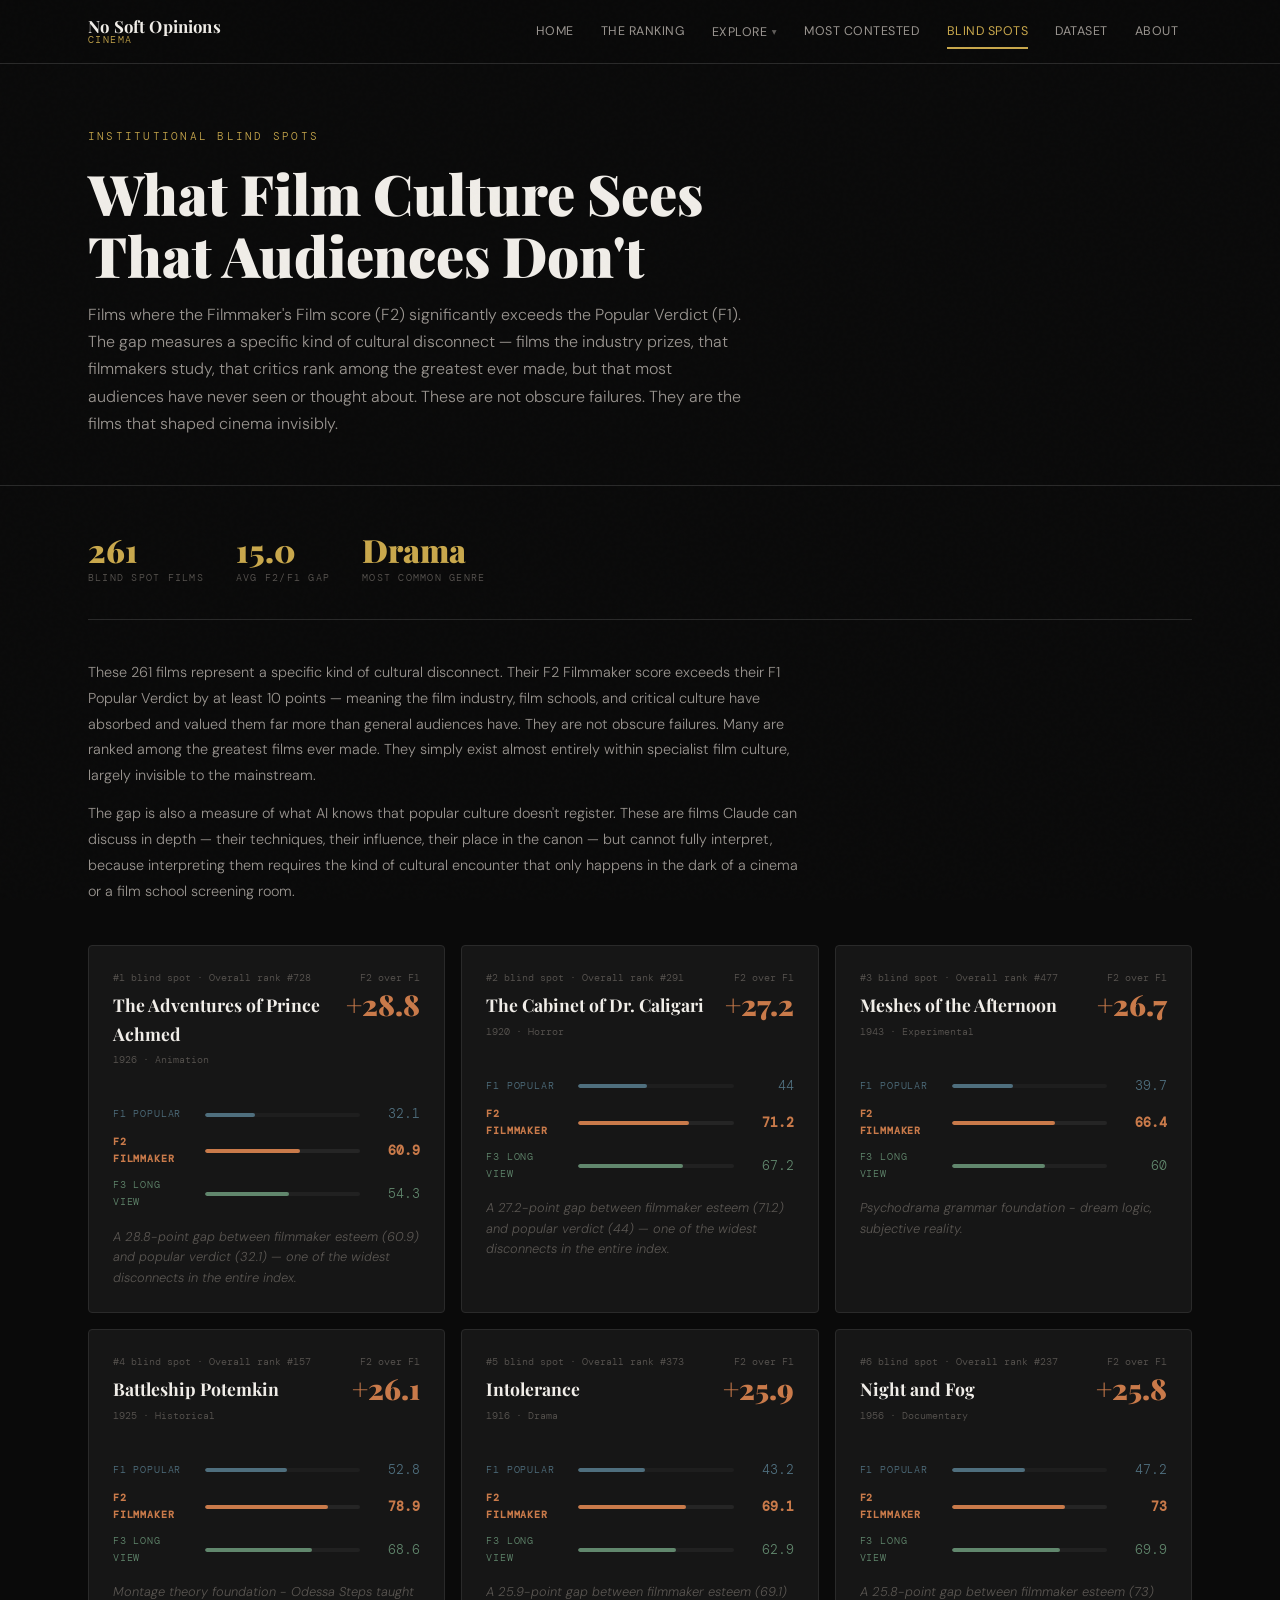
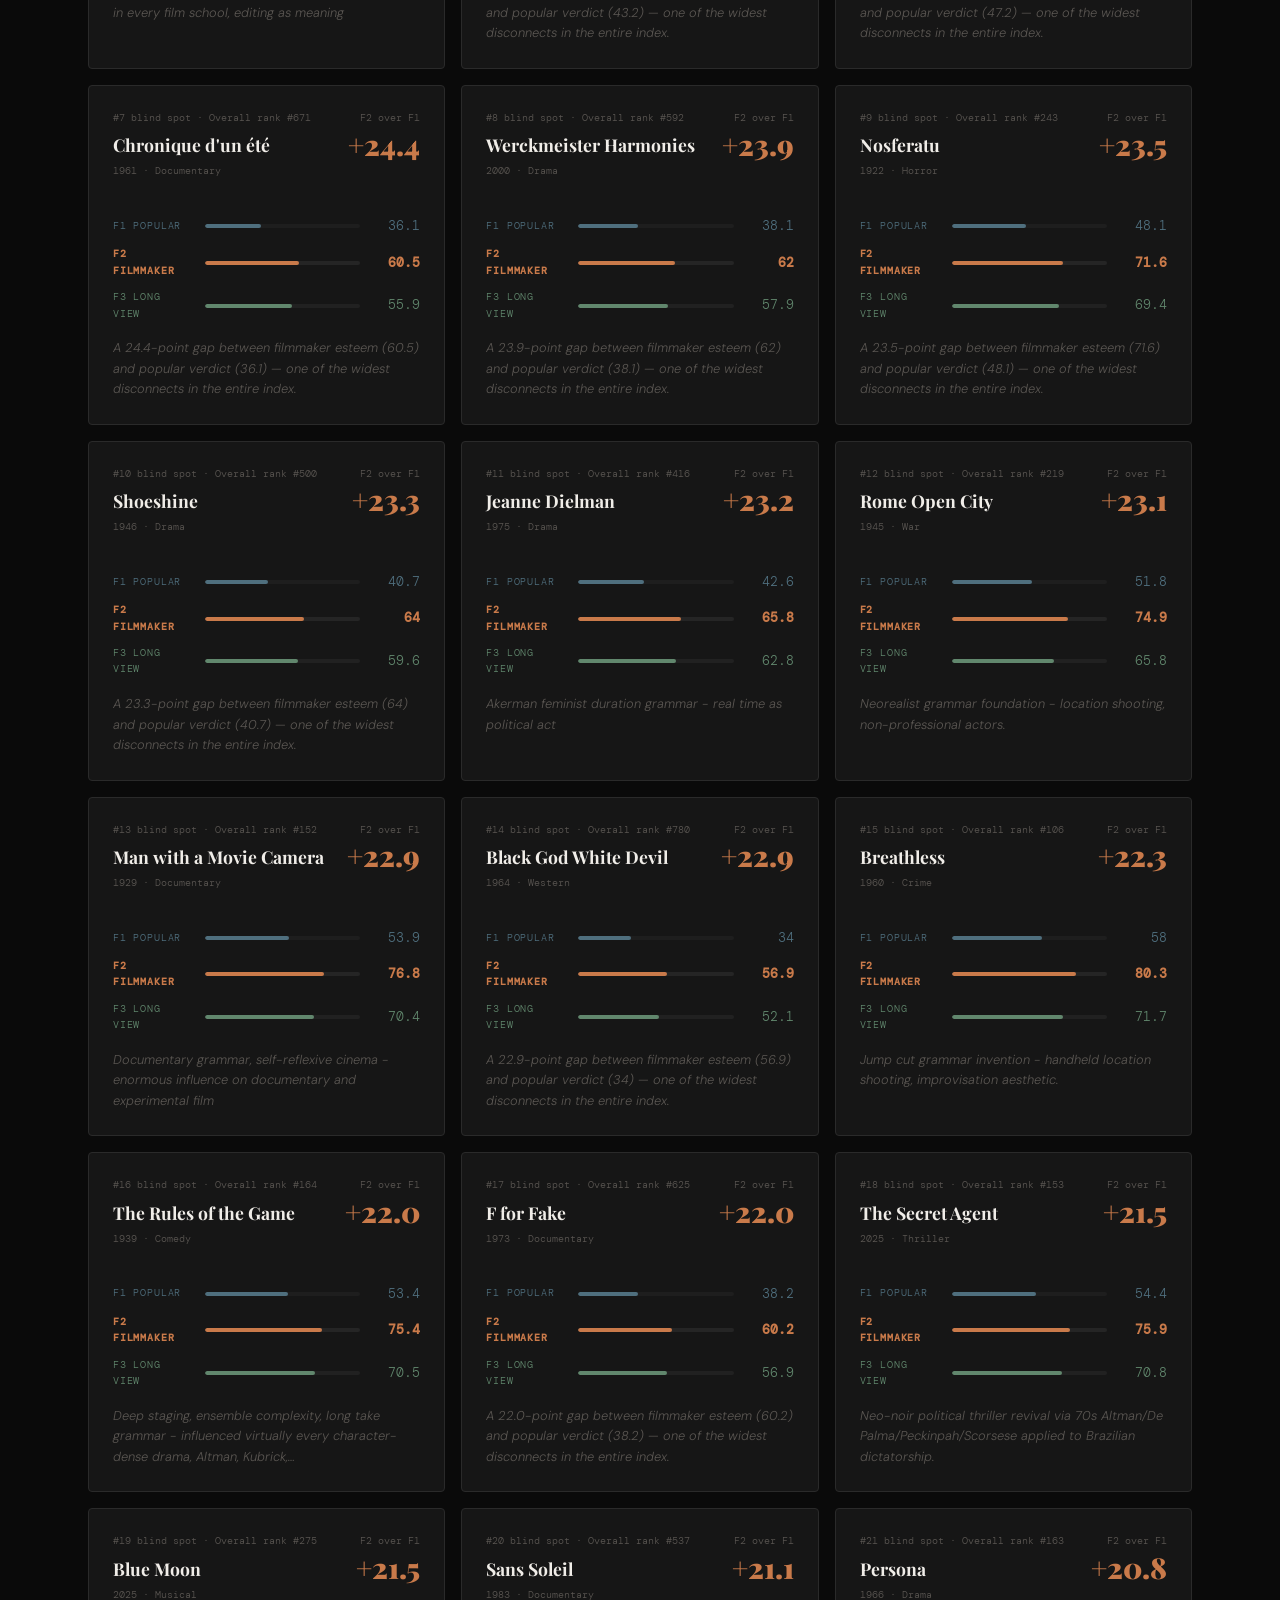
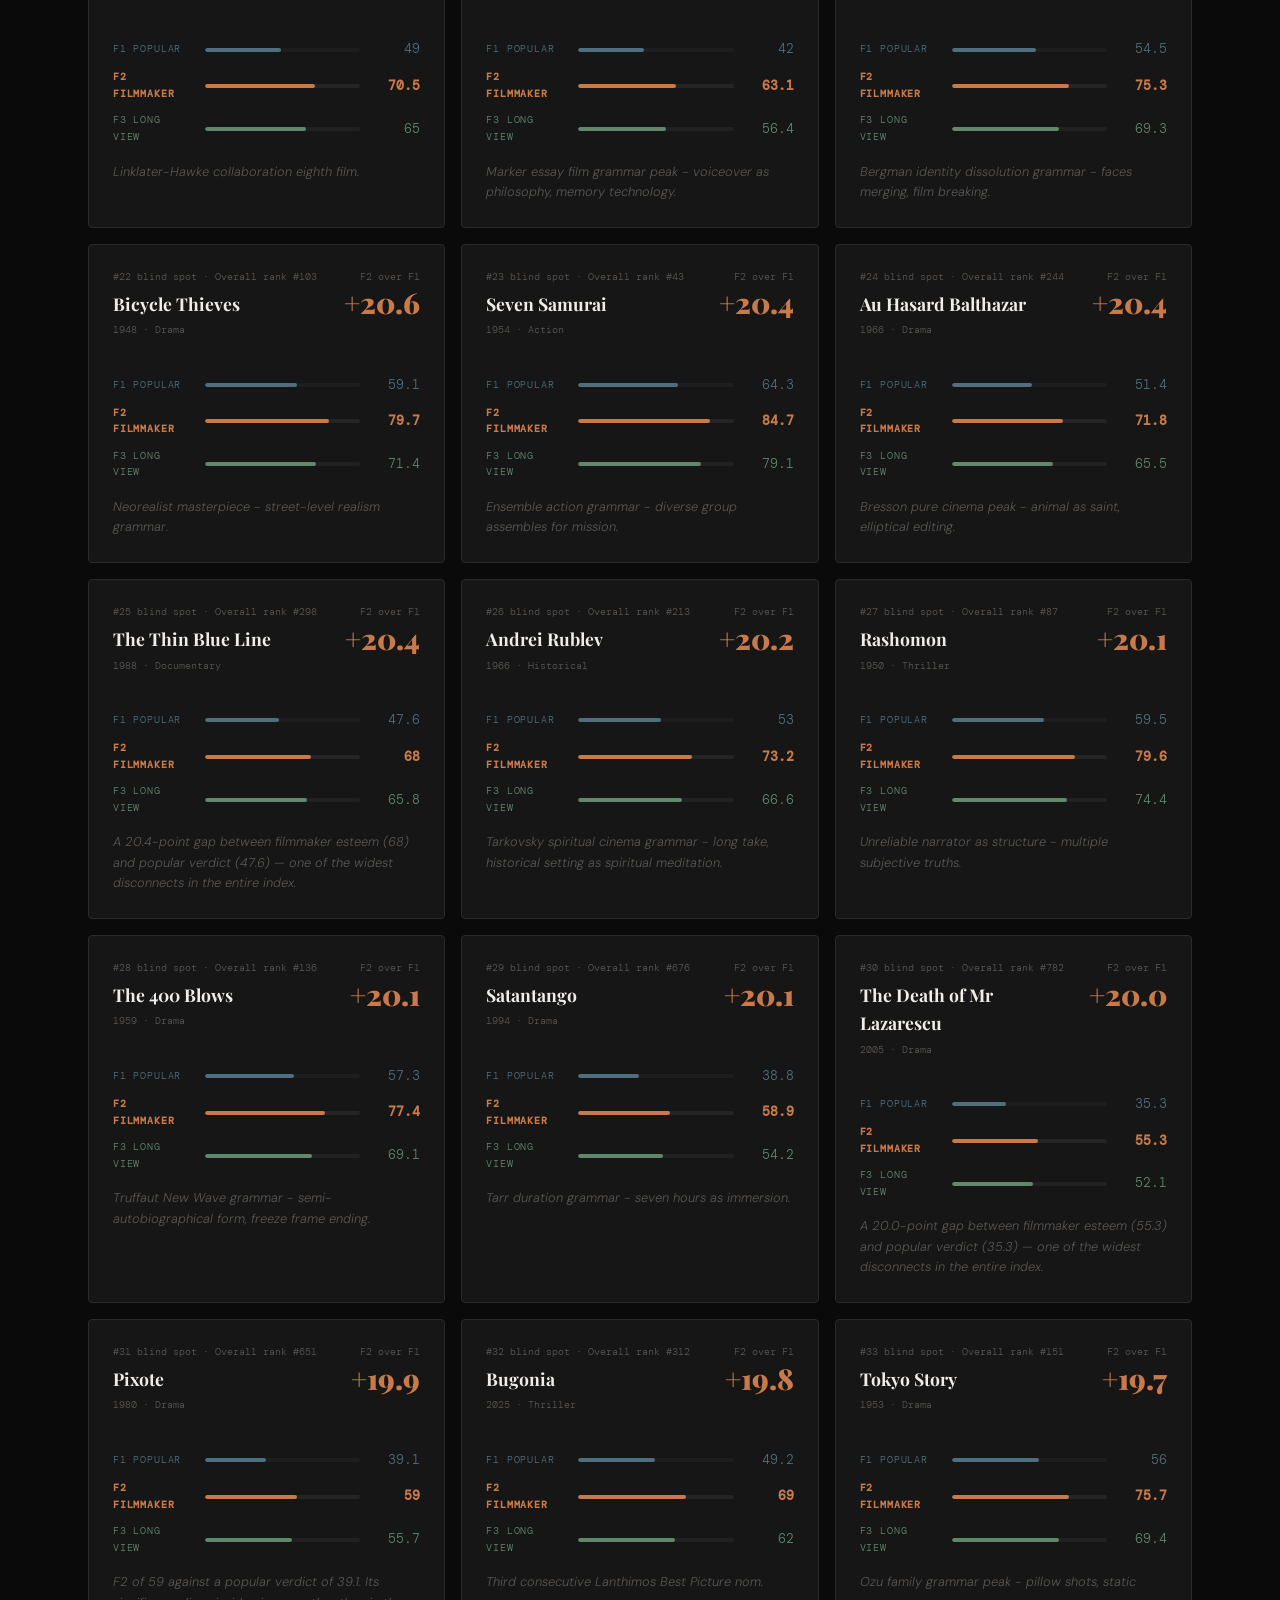
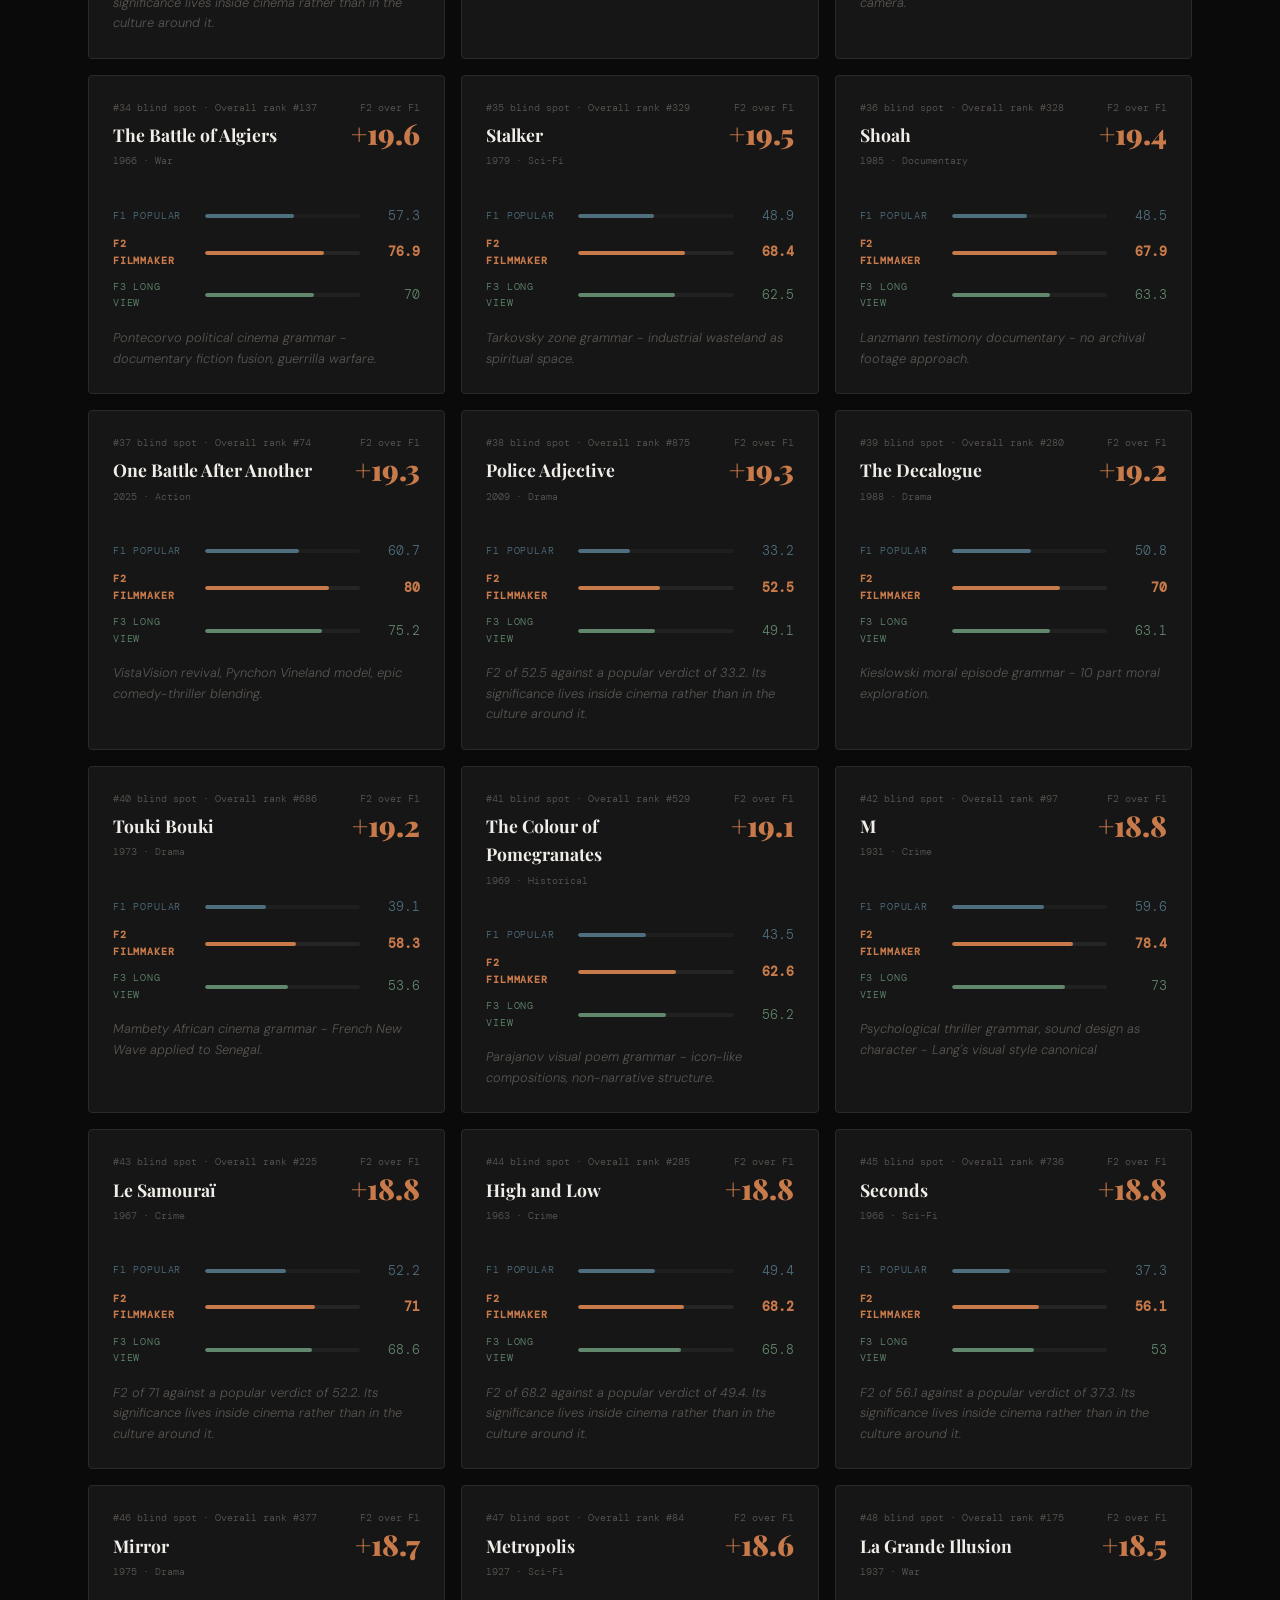
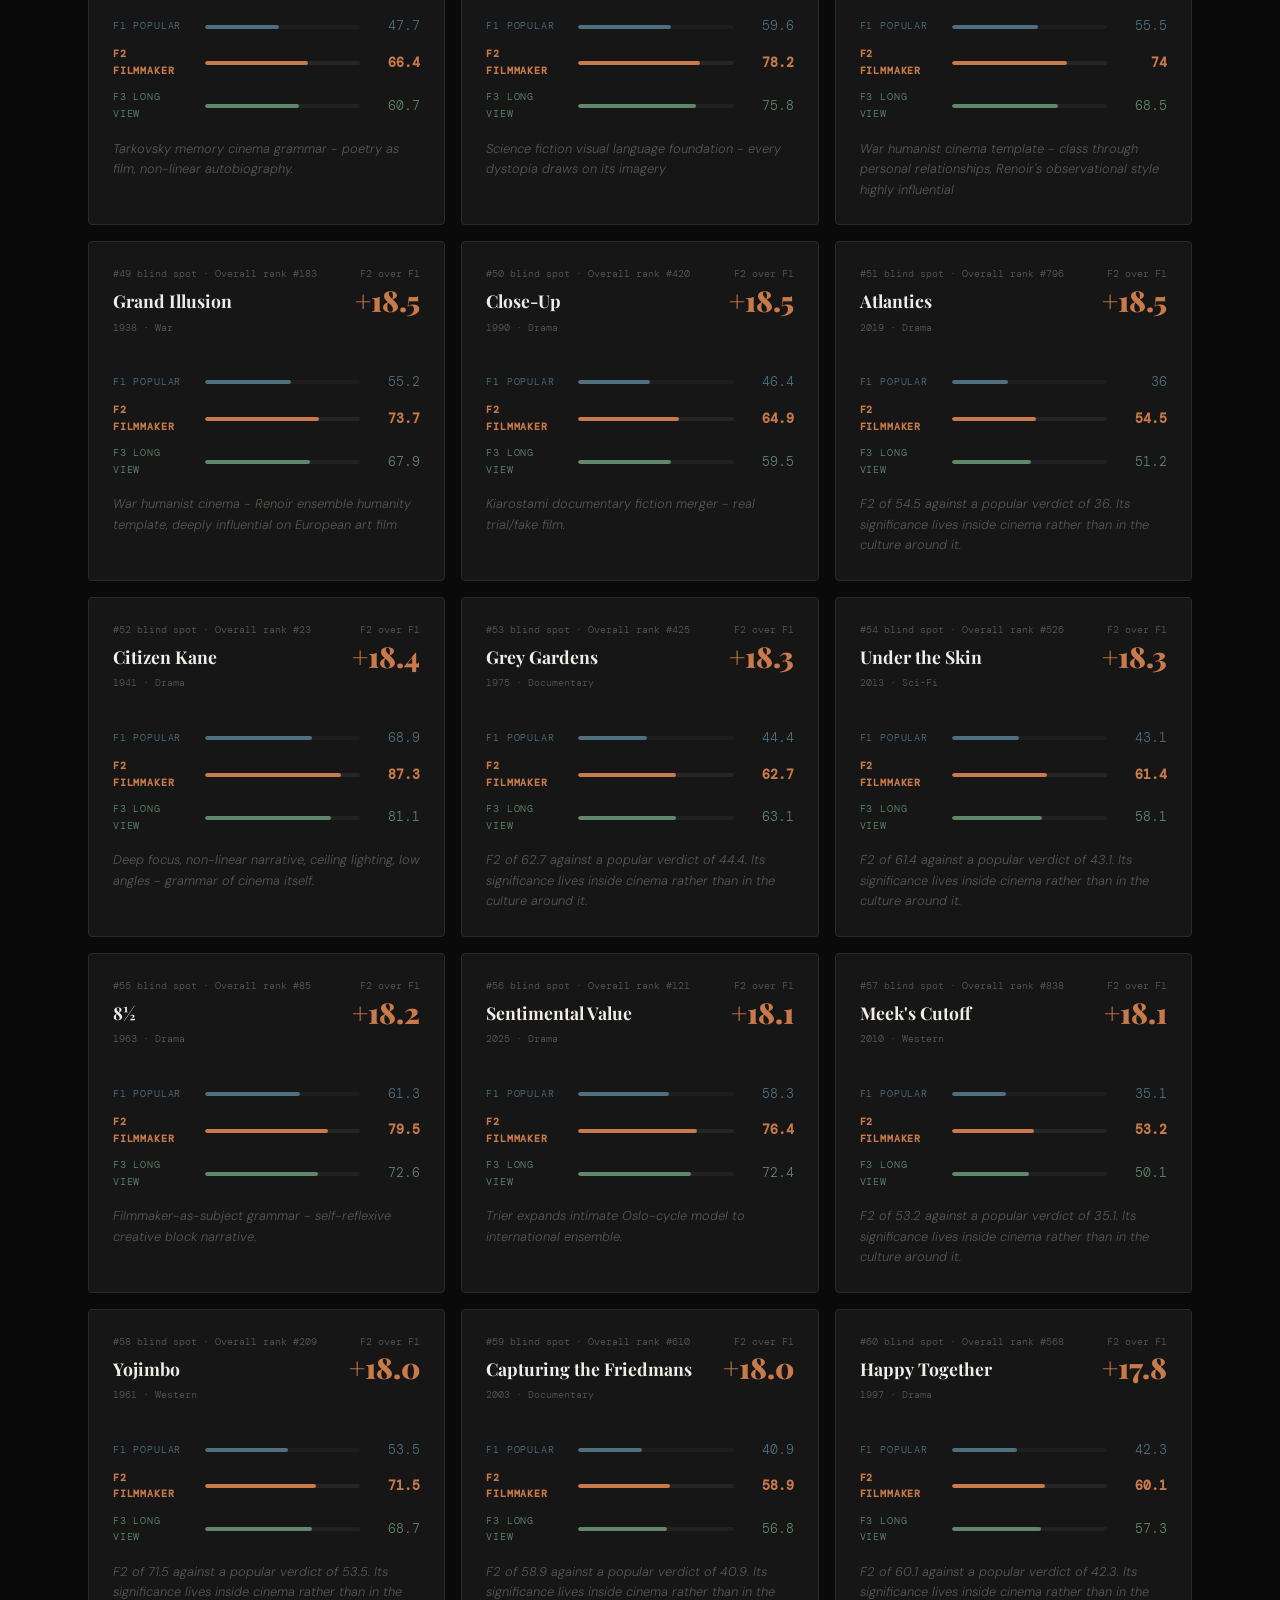
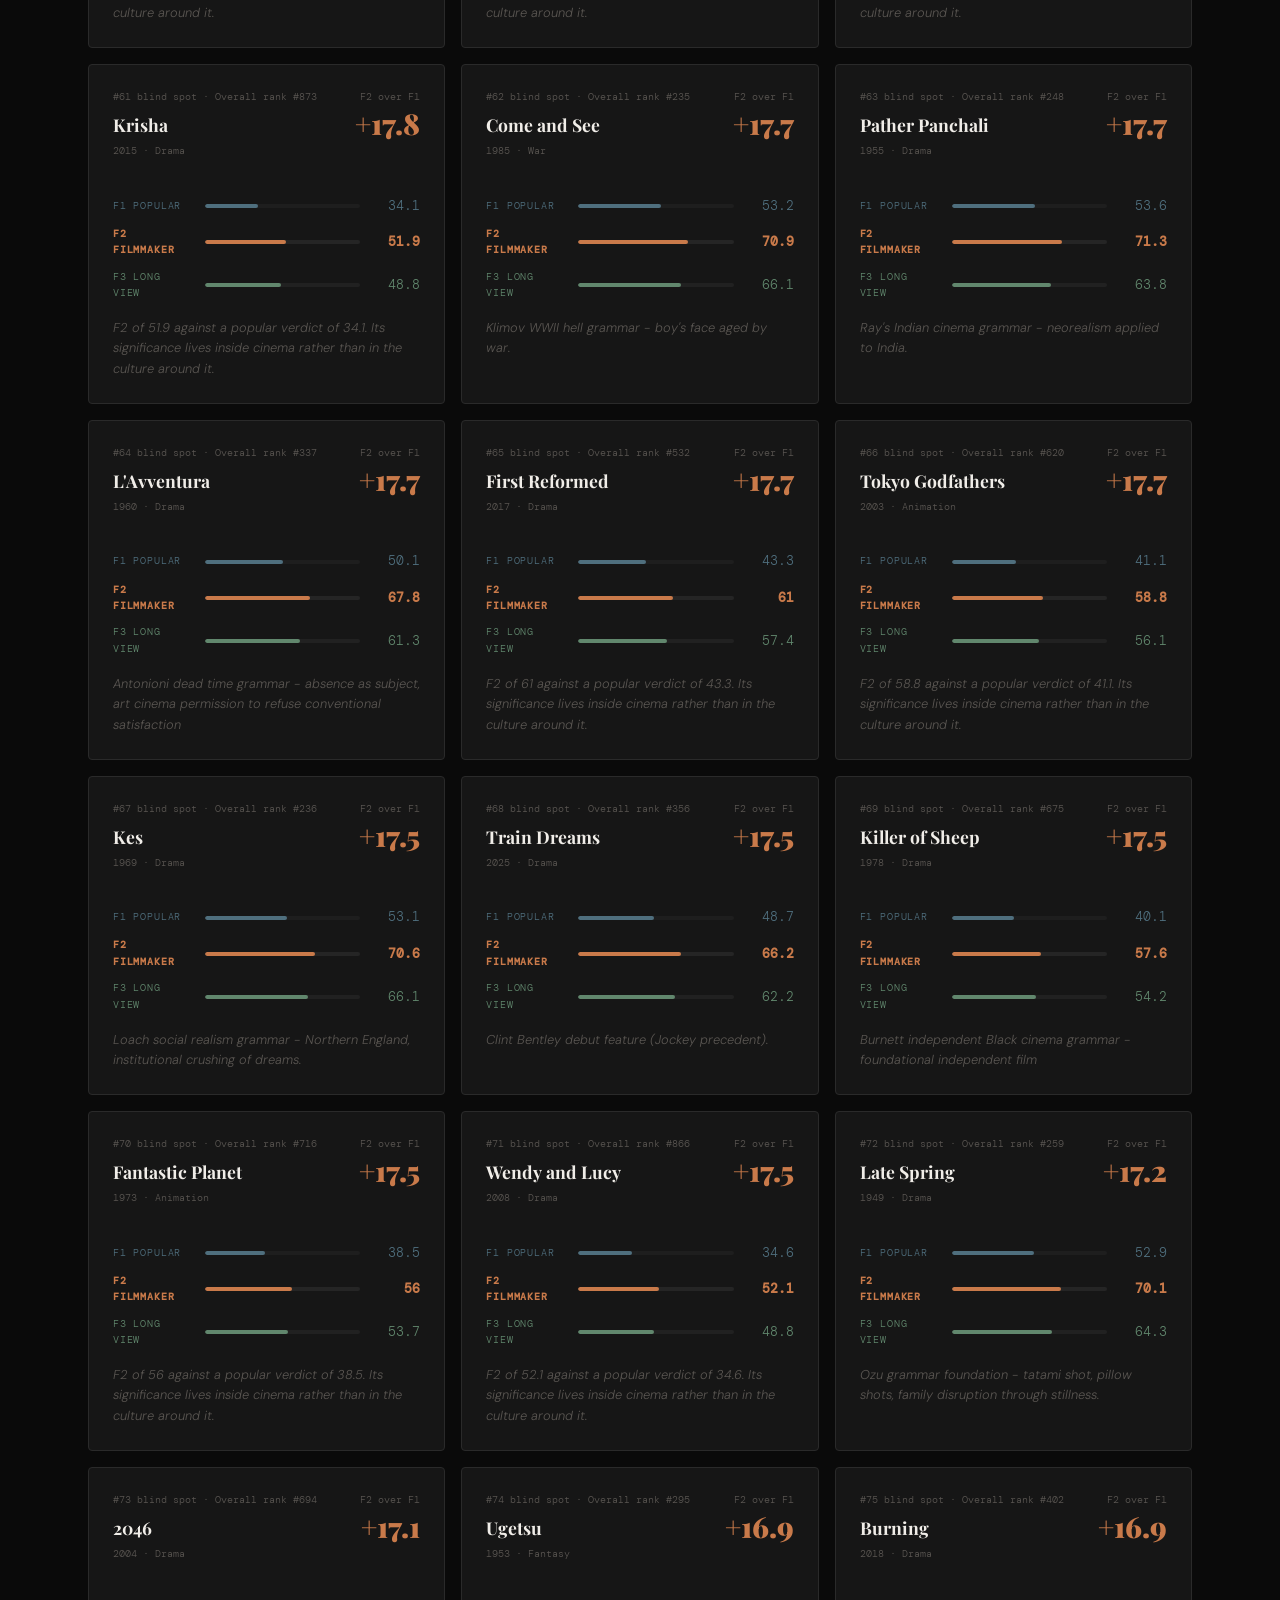
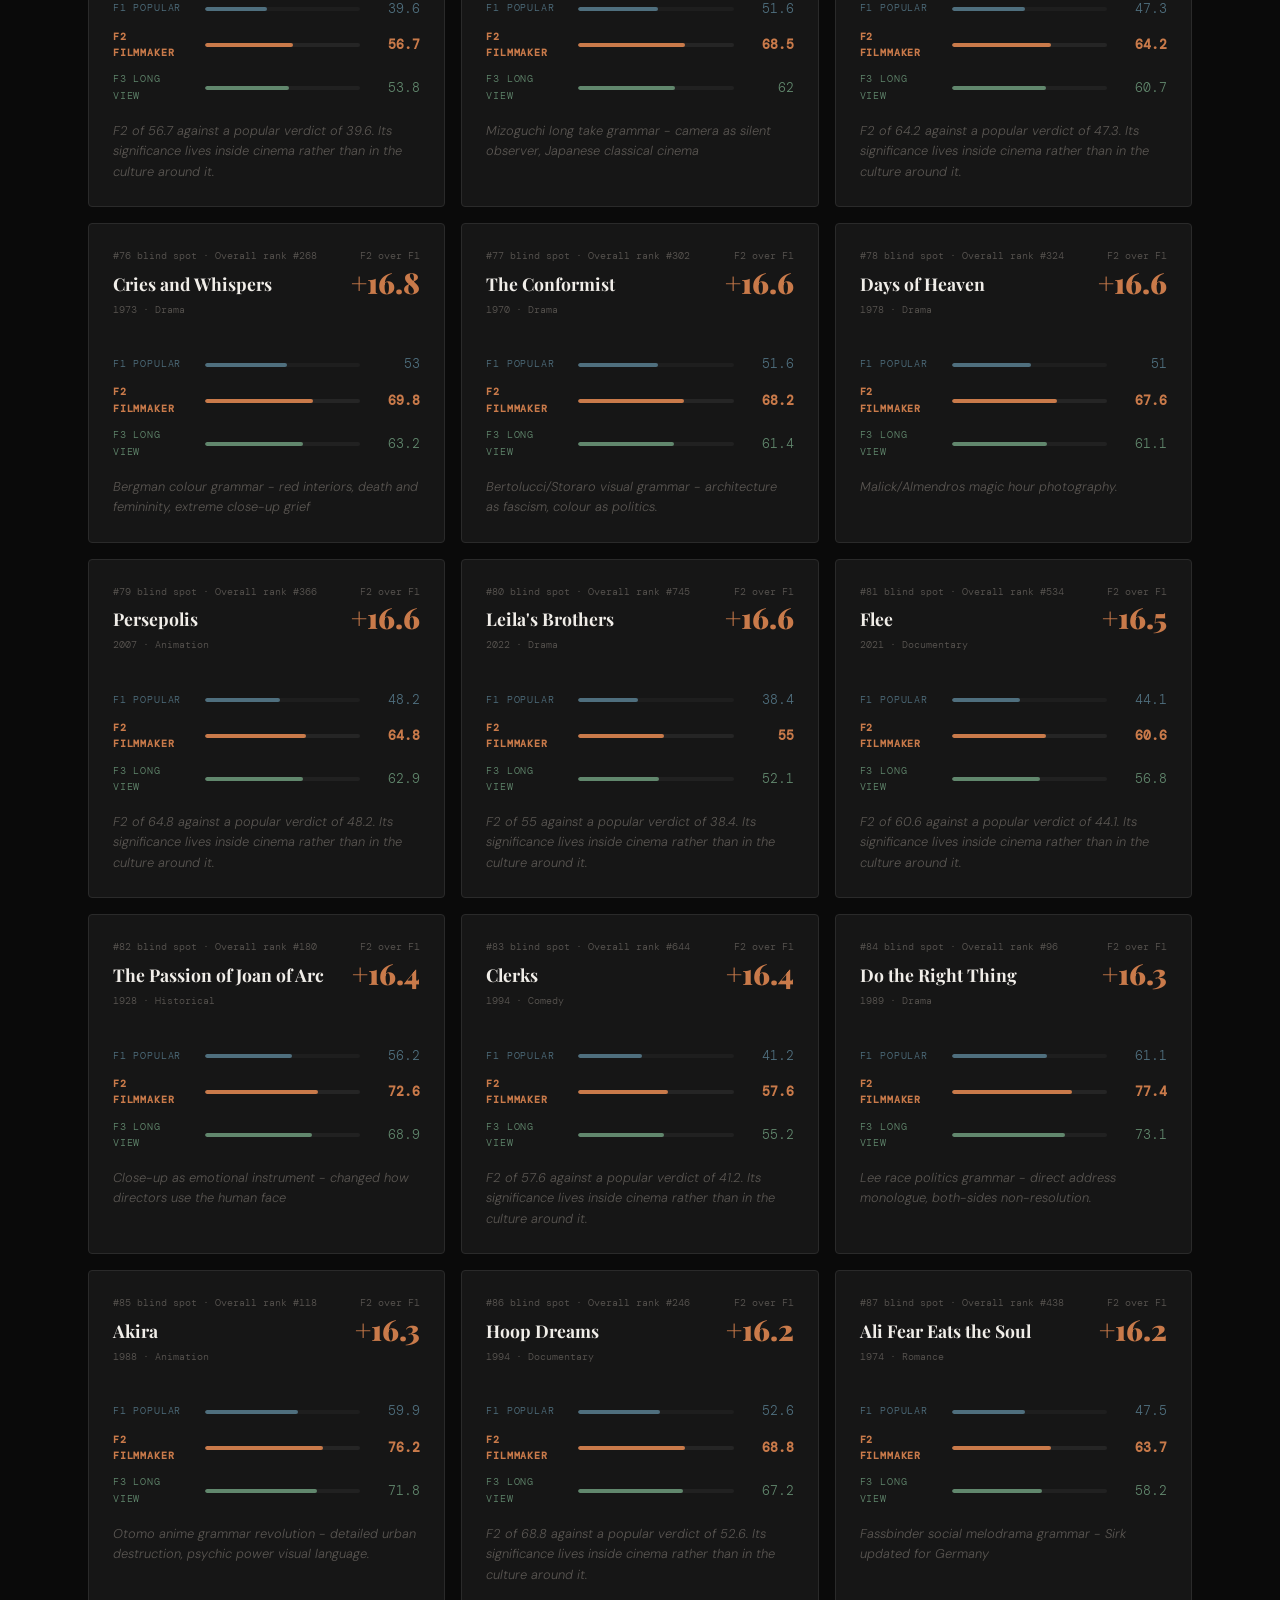
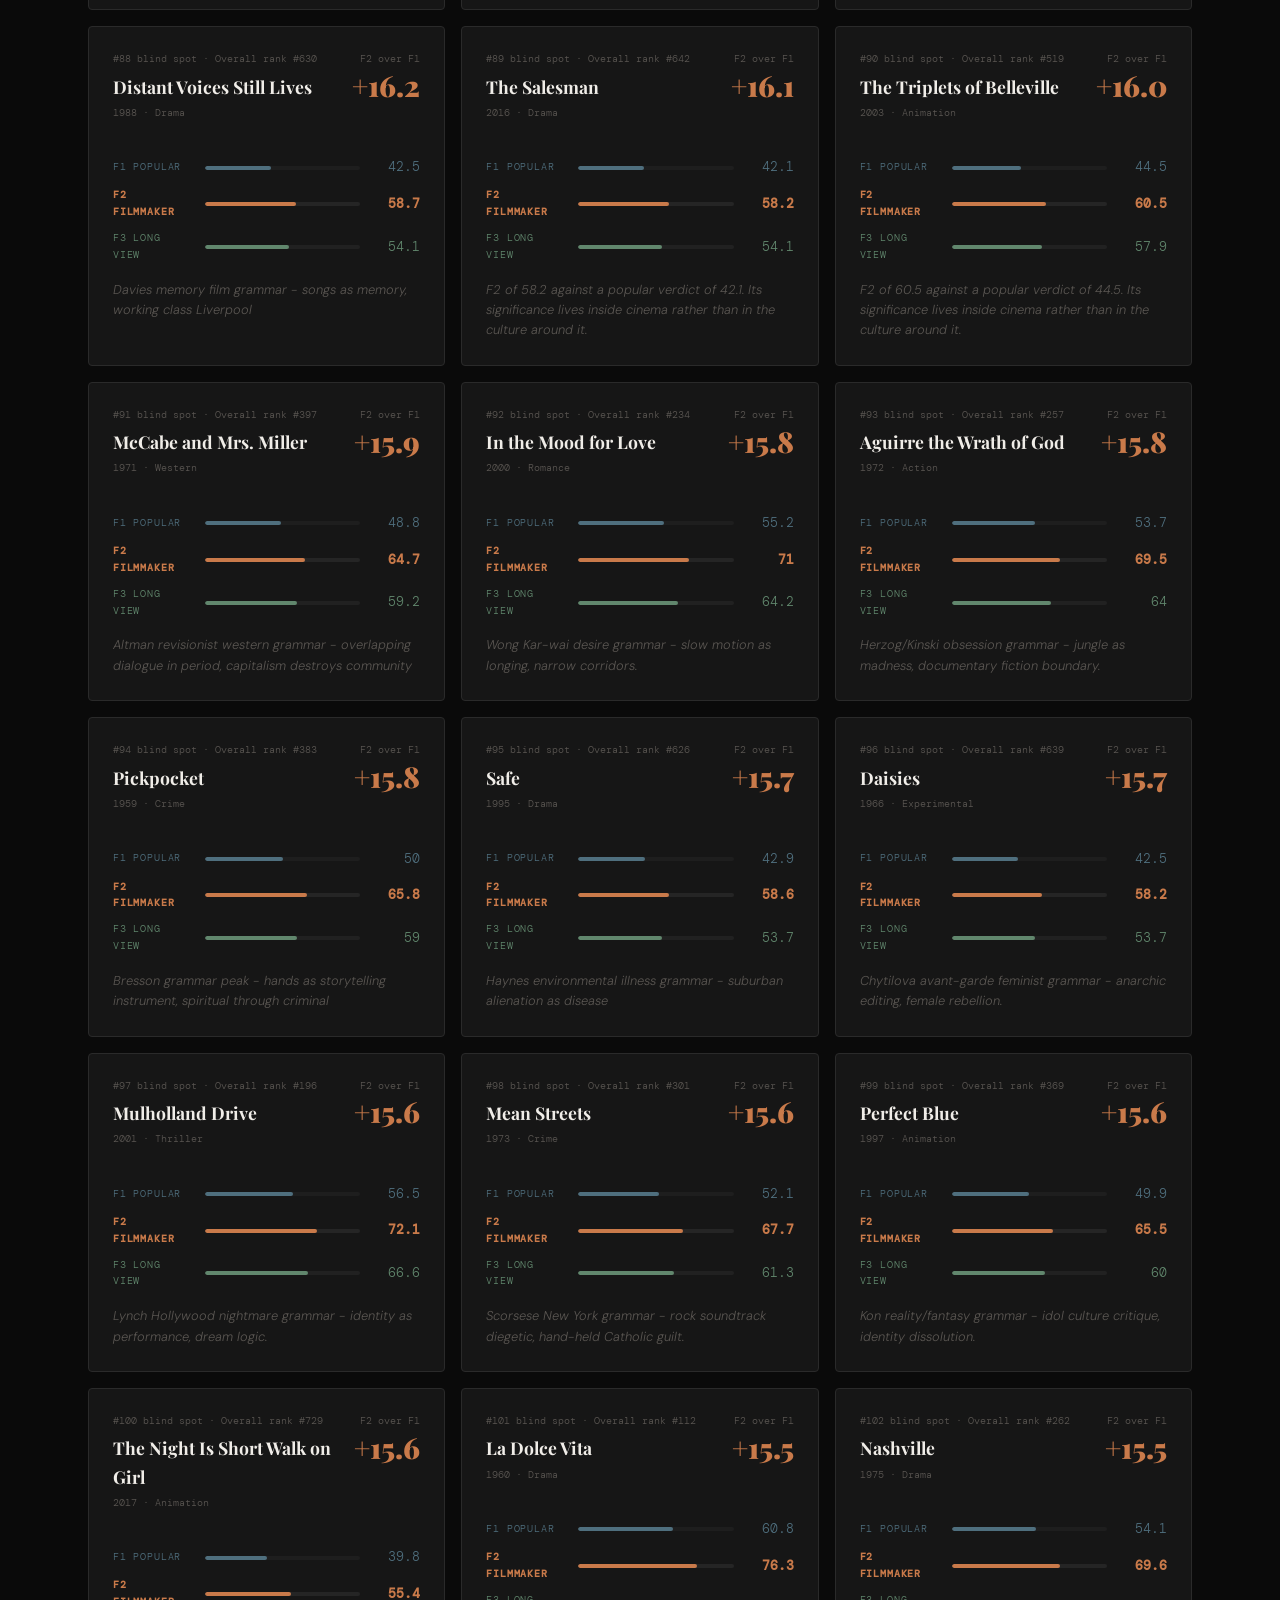
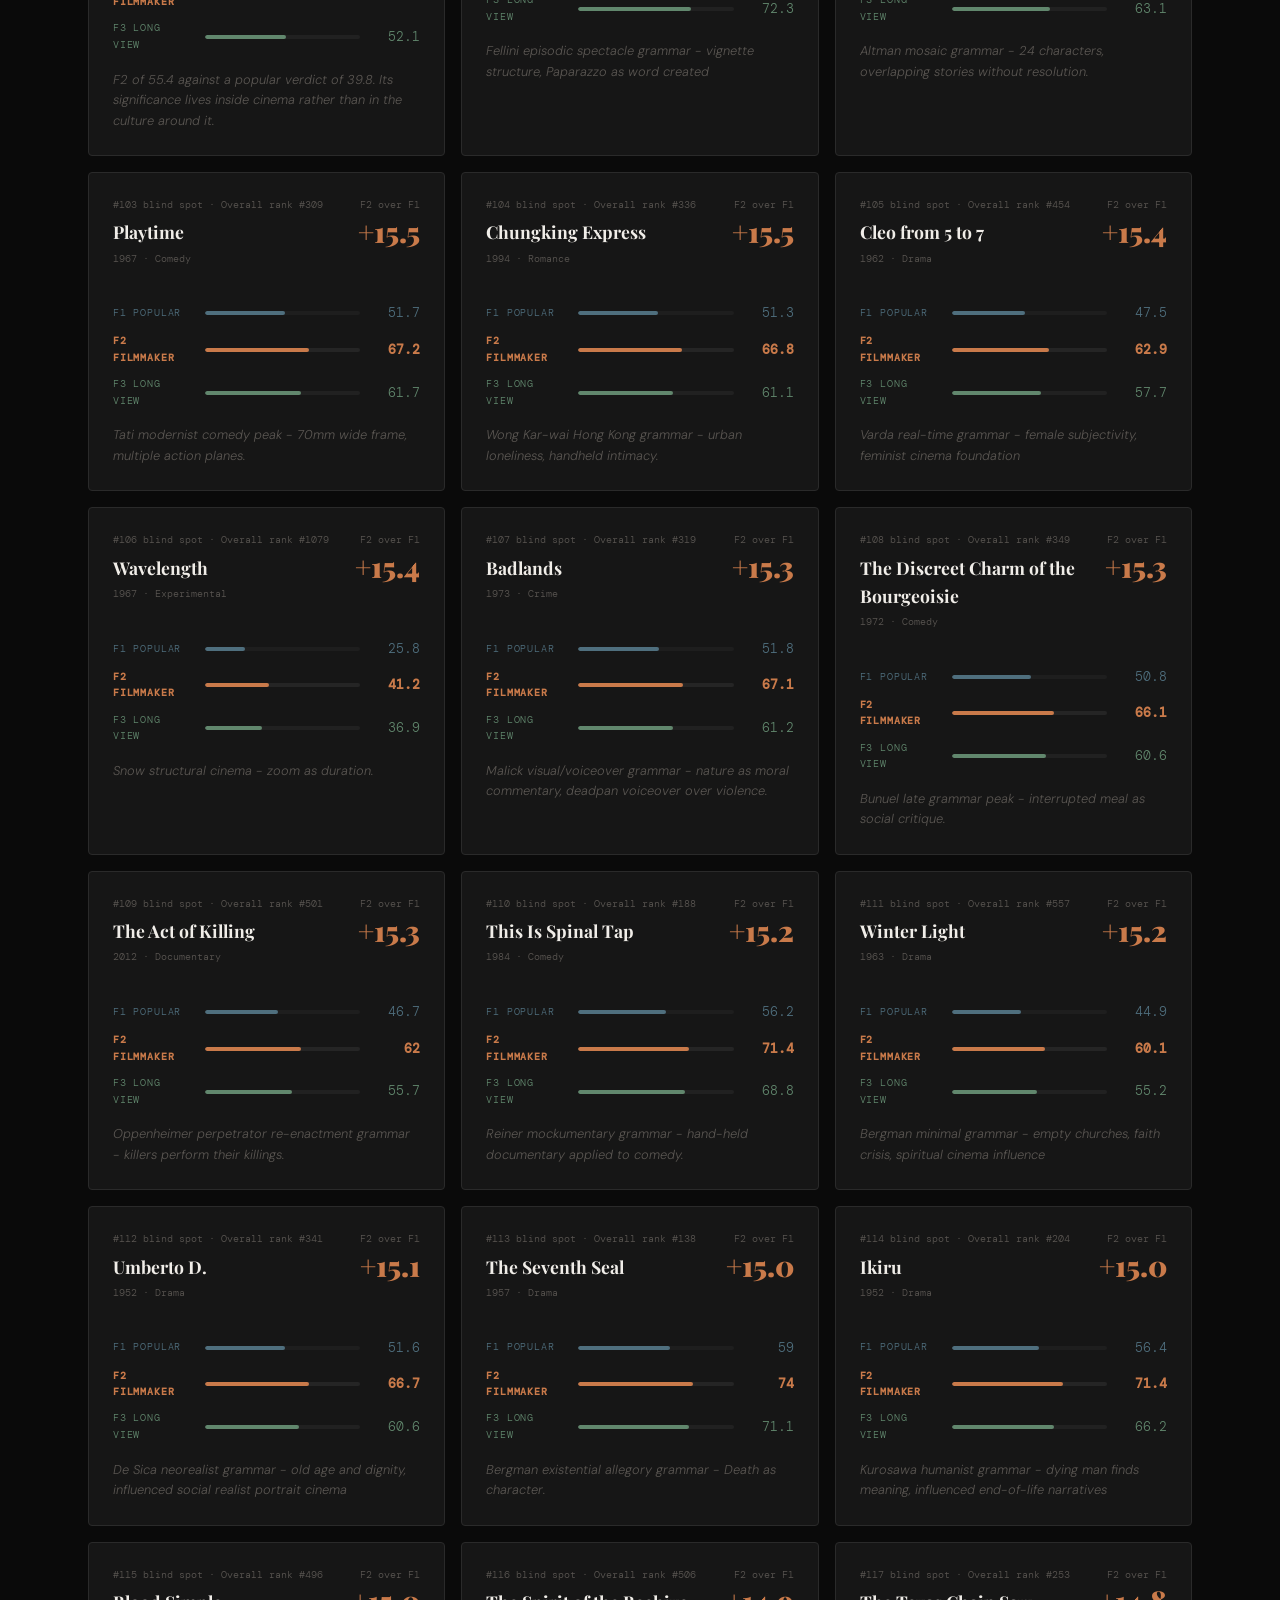
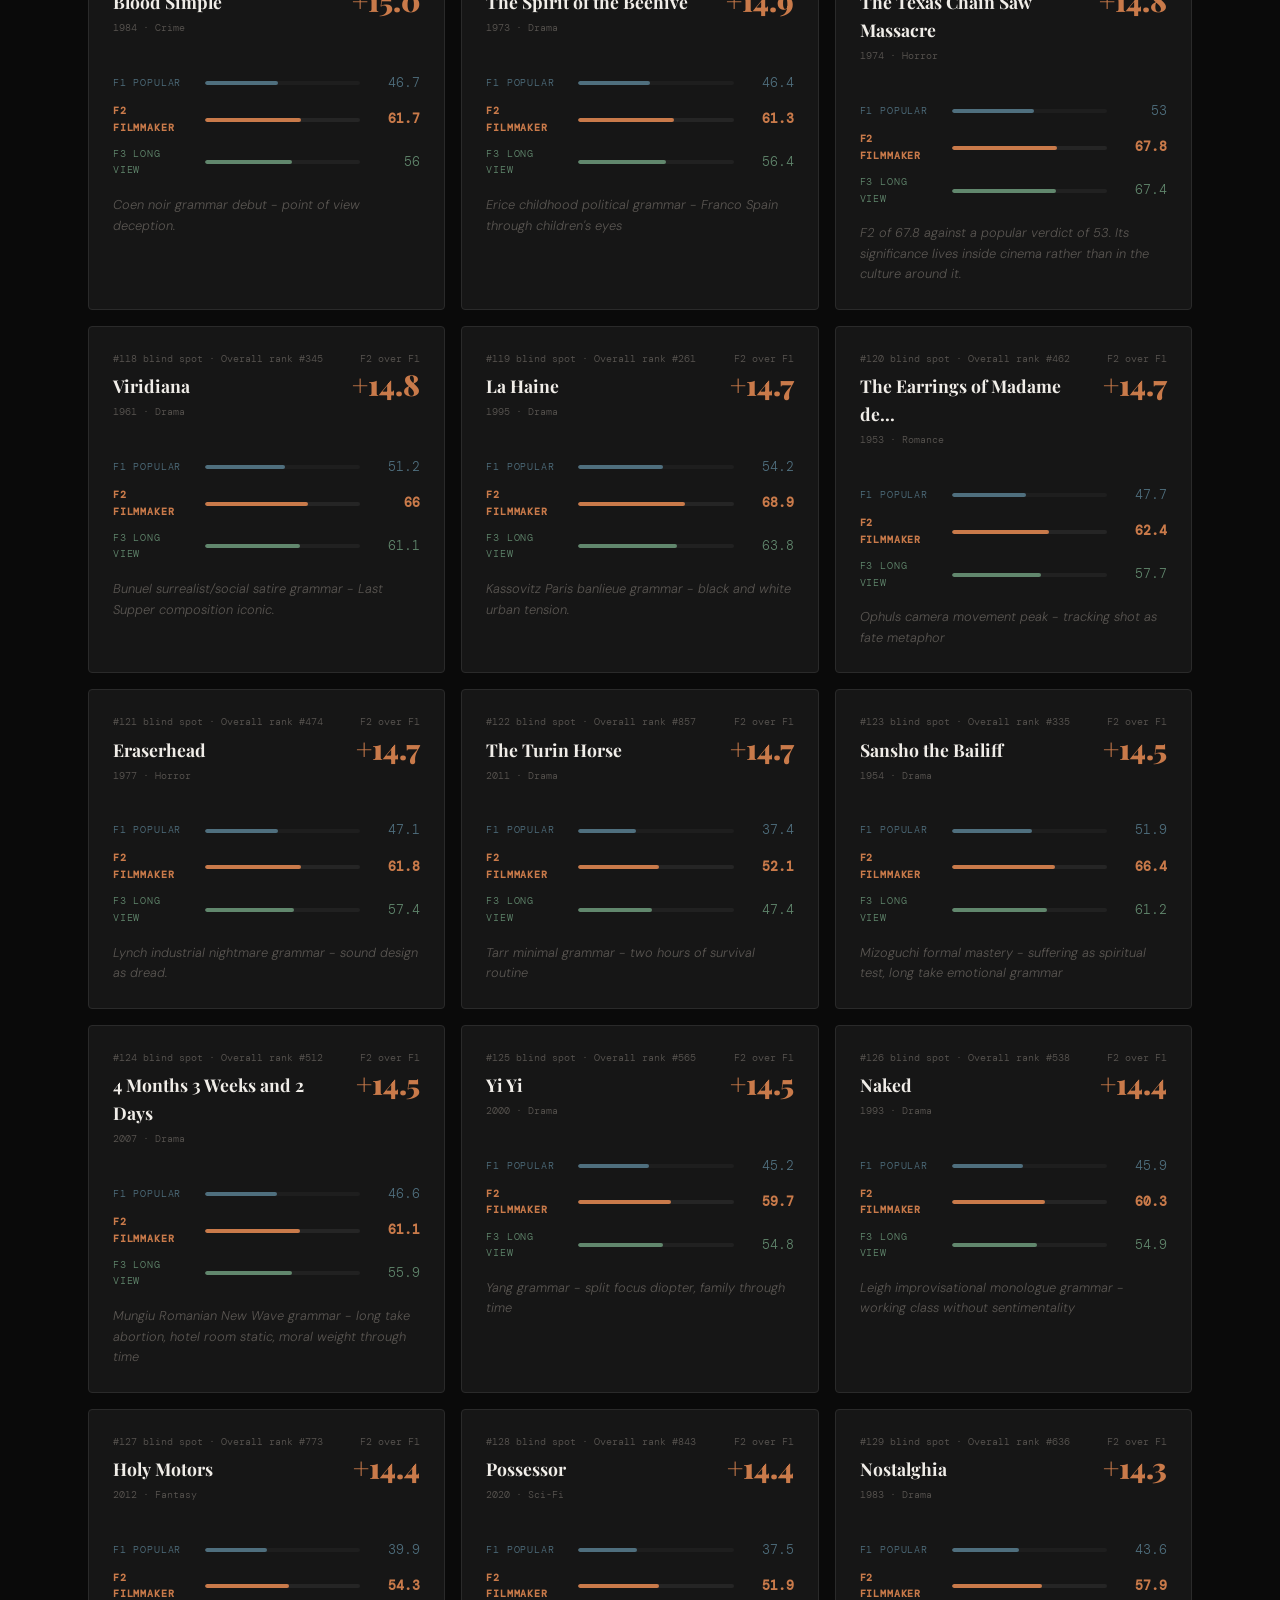
<file: blindspots.html>
<!DOCTYPE html>
<html lang="en">
<head>
  <!-- Google tag (gtag.js) -->
<script async src="https://www.googletagmanager.com/gtag/js?id=G-0618YDJ2DG"></script>
<script>
  window.dataLayer = window.dataLayer || [];
  function gtag(){dataLayer.push(arguments);}
  gtag('js', new Date());

  gtag('config', 'G-0618YDJ2DG');
</script>
  <meta charset="UTF-8">
  <meta name="viewport" content="width=device-width, initial-scale=1.0">
  <title>Institutional Blind Spots — No Soft Opinions: Cinema</title>
  <meta name="description" content="Films where the Filmmaker's Film score dramatically exceeds the Popular Verdict. What film culture prizes that most audiences have never encountered.">
  <link rel="stylesheet" href="style.css">
</head>
<body>

  <nav class="site-nav">
    <div class="nav-inner">
      <a href="index.html" class="nav-brand">
        <span class="nav-brand-main">No Soft Opinions</span>
        <span class="nav-brand-sub">Cinema</span>
      </a>
      <ul class="nav-links">
        <li><a href="index.html">Home</a></li>
        <li><a href="ranking.html">The Ranking</a></li>
        <li class="nav-dropdown">
          <button class="nav-dropdown-toggle">Explore</button>
          <div class="nav-dropdown-menu">
            <a href="decades.html">By Decade</a>
            <a href="genres.html">By Genre</a>
            <a href="peaked-faded.html">Peaked &amp; Faded</a>
          </div>
        </li>
        <li><a href="contested.html">Most Contested</a></li>
        <li><a href="blindspots.html" class="active">Blind Spots</a></li>
        <li><a href="dataset.html">Dataset</a></li>
        <li><a href="about.html">About</a></li>
      </ul>
      <button class="nav-toggle" aria-label="Menu" onclick="document.getElementById('nav-drawer').classList.toggle('open')">
        <span></span><span></span><span></span>
      </button>
    </div>
  </nav>
  <div class="nav-drawer" id="nav-drawer">
    <a href="index.html">Home</a>
    <a href="ranking.html">The Ranking</a>
    <span style="display:block; padding:0.5rem 0 0.2rem; font-family:var(--font-mono); font-size:0.6rem; letter-spacing:0.15em; text-transform:uppercase; color:var(--gold-dim); border-bottom:1px solid var(--border);">Explore</span>
    <a href="decades.html" style="padding-left:1rem;">By Decade</a>
    <a href="genres.html" style="padding-left:1rem;">By Genre</a>
    <a href="peaked-faded.html" style="padding-left:1rem;">Peaked &amp; Faded</a>
    <a href="contested.html">Most Contested</a>
    <a href="blindspots.html" class="active">Blind Spots</a>
    <a href="dataset.html">Dataset</a>
    <a href="about.html">About</a>
  </div>

  <div class="page-wrapper">
    <header class="page-header">
      <div class="page-header-inner">
        <span class="page-label">Institutional Blind Spots</span>
        <h1 class="page-title">What Film Culture Sees<br>That Audiences Don't</h1>
        <p class="page-subtitle">Films where the Filmmaker's Film score (F2) significantly exceeds the Popular Verdict (F1). The gap measures a specific kind of cultural disconnect — films the industry prizes, that filmmakers study, that critics rank among the greatest ever made, but that most audiences have never seen or thought about. These are not obscure failures. They are the films that shaped cinema invisibly.</p>
      </div>
    </header>

    <div class="container">
      <div id="blindspots-container">
        <div class="loading">Loading blind spots…</div>
      </div>
    </div>
  </div>

  <footer class="site-footer">
    <div class="footer-inner">
      <div>
        <div class="footer-brand-name">No Soft Opinions</div>
        <div class="footer-brand-sub">Cinema</div>
        <p class="footer-desc">1,114 films selected by methodology. 74 added by hand. 10 added as 2026 Oscar nominees. 1,188 total.</p>
      </div>
      <nav class="footer-links">
        <a href="index.html">Home</a>
        <a href="ranking.html">The Ranking</a>
        <a href="about.html">About & Methodology</a>
        <a href="dataset.html">The Dataset</a>
      </nav>
    </div>
    <div class="footer-base">
      <span class="footer-credit">Built in conversation with <a href="https://anthropic.com" target="_blank">Claude</a> by <a href="https://twitter.com/cjk_1983" target="_blank">@cjk_1983</a>.</span>
    </div>
  </footer>

  <script src="blindspots.js"></script>
</body>
</html>
</file>
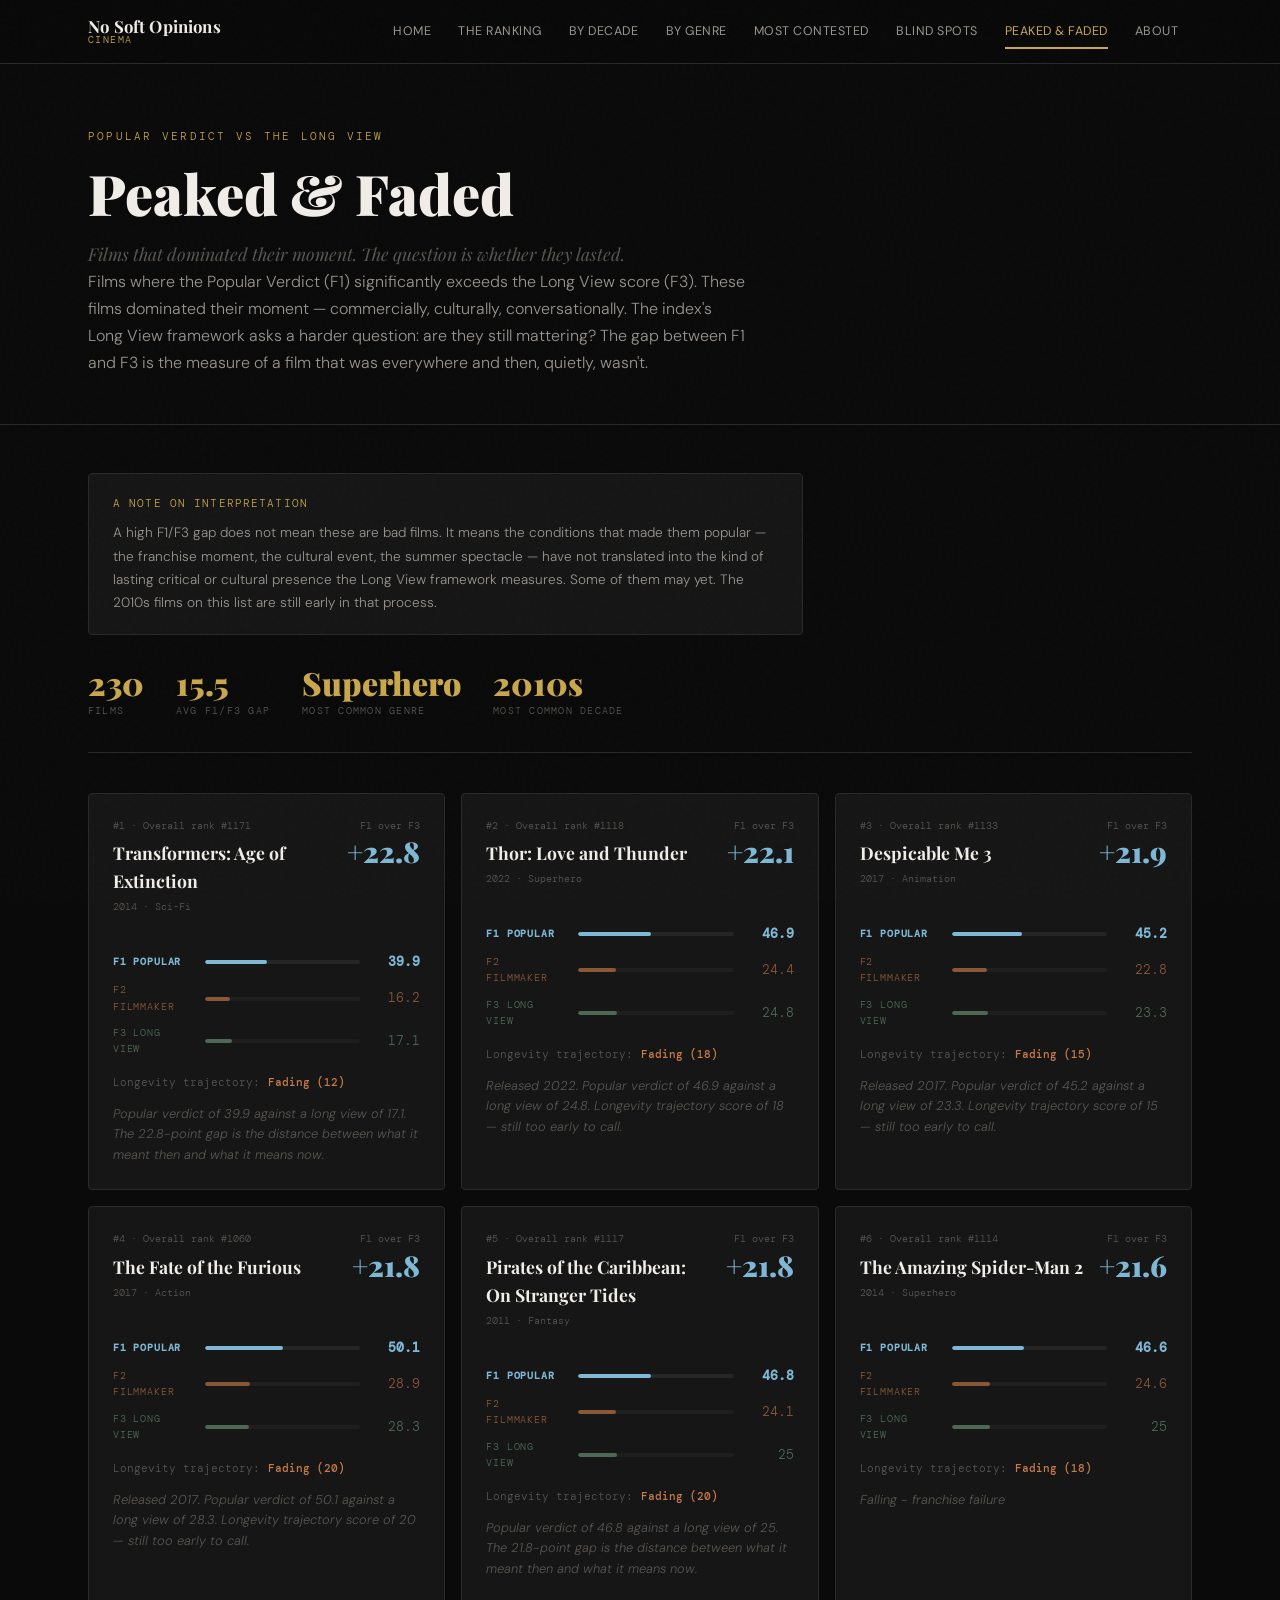
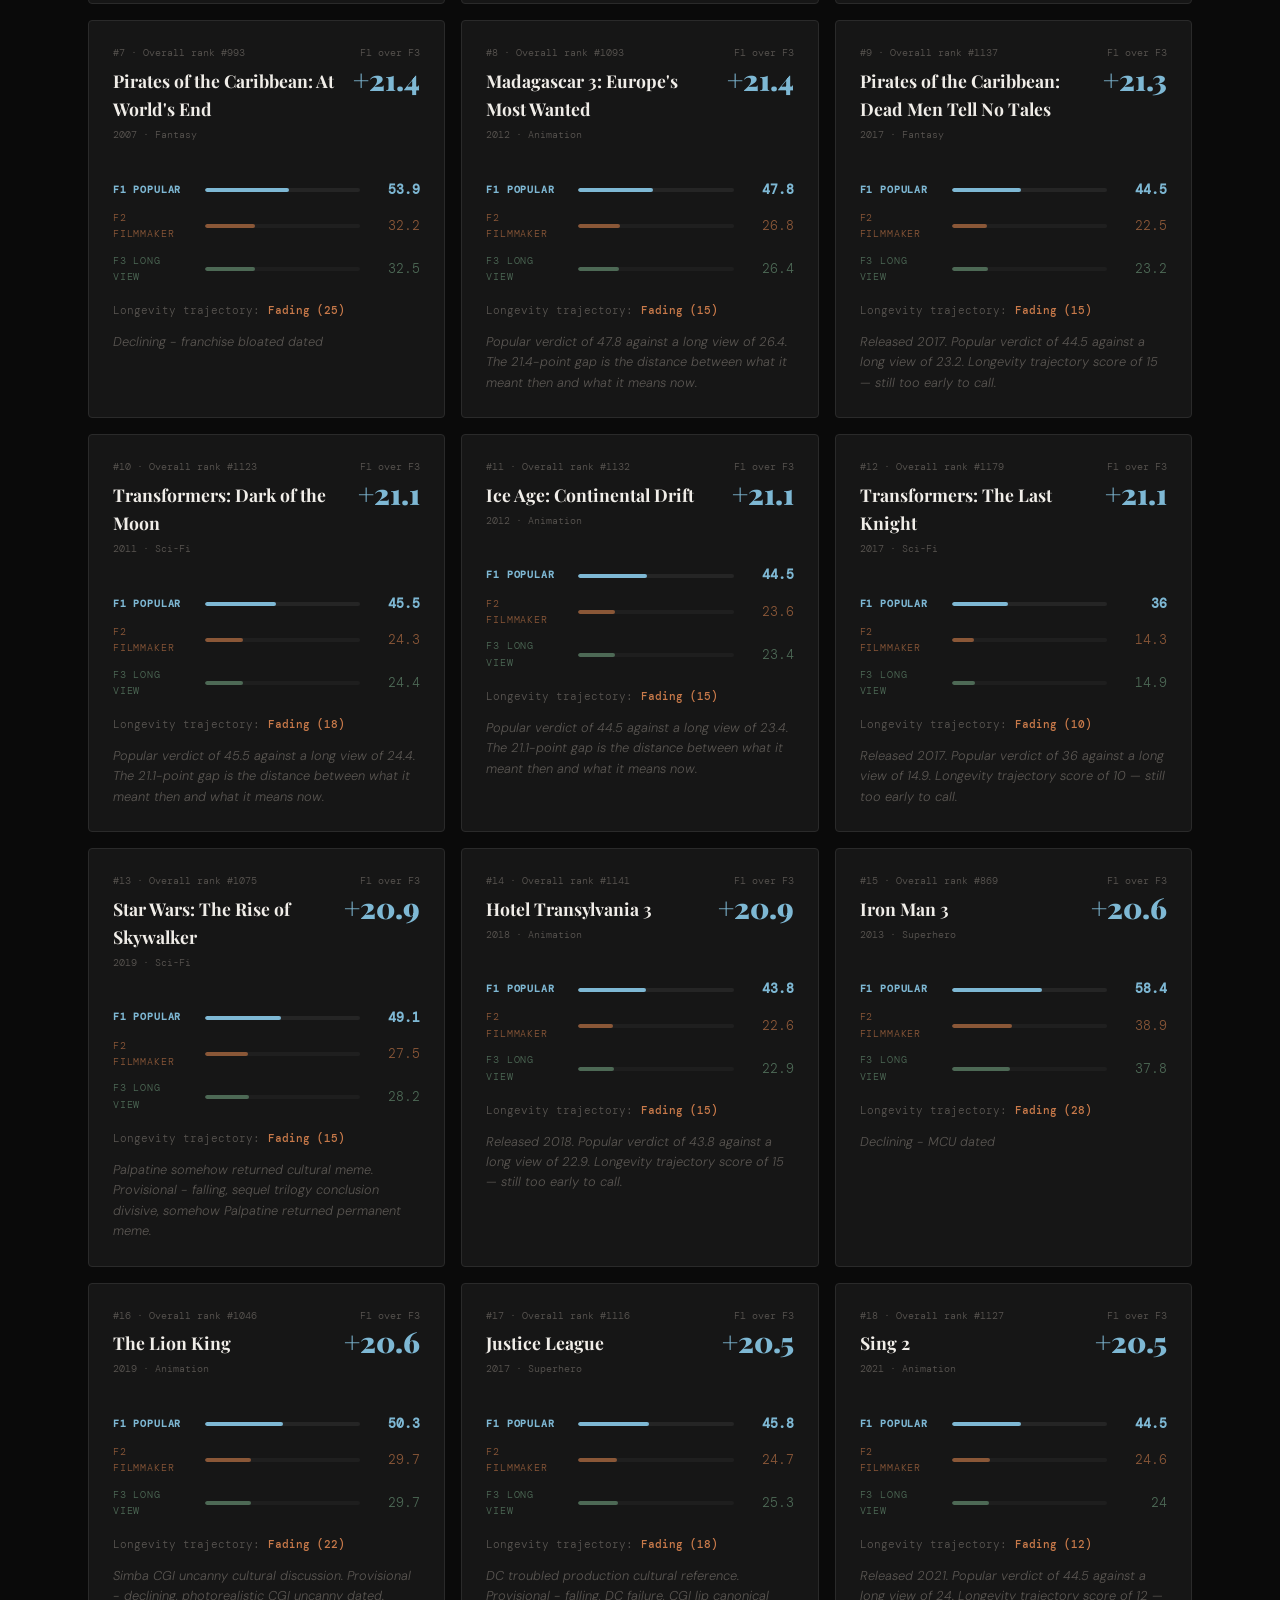
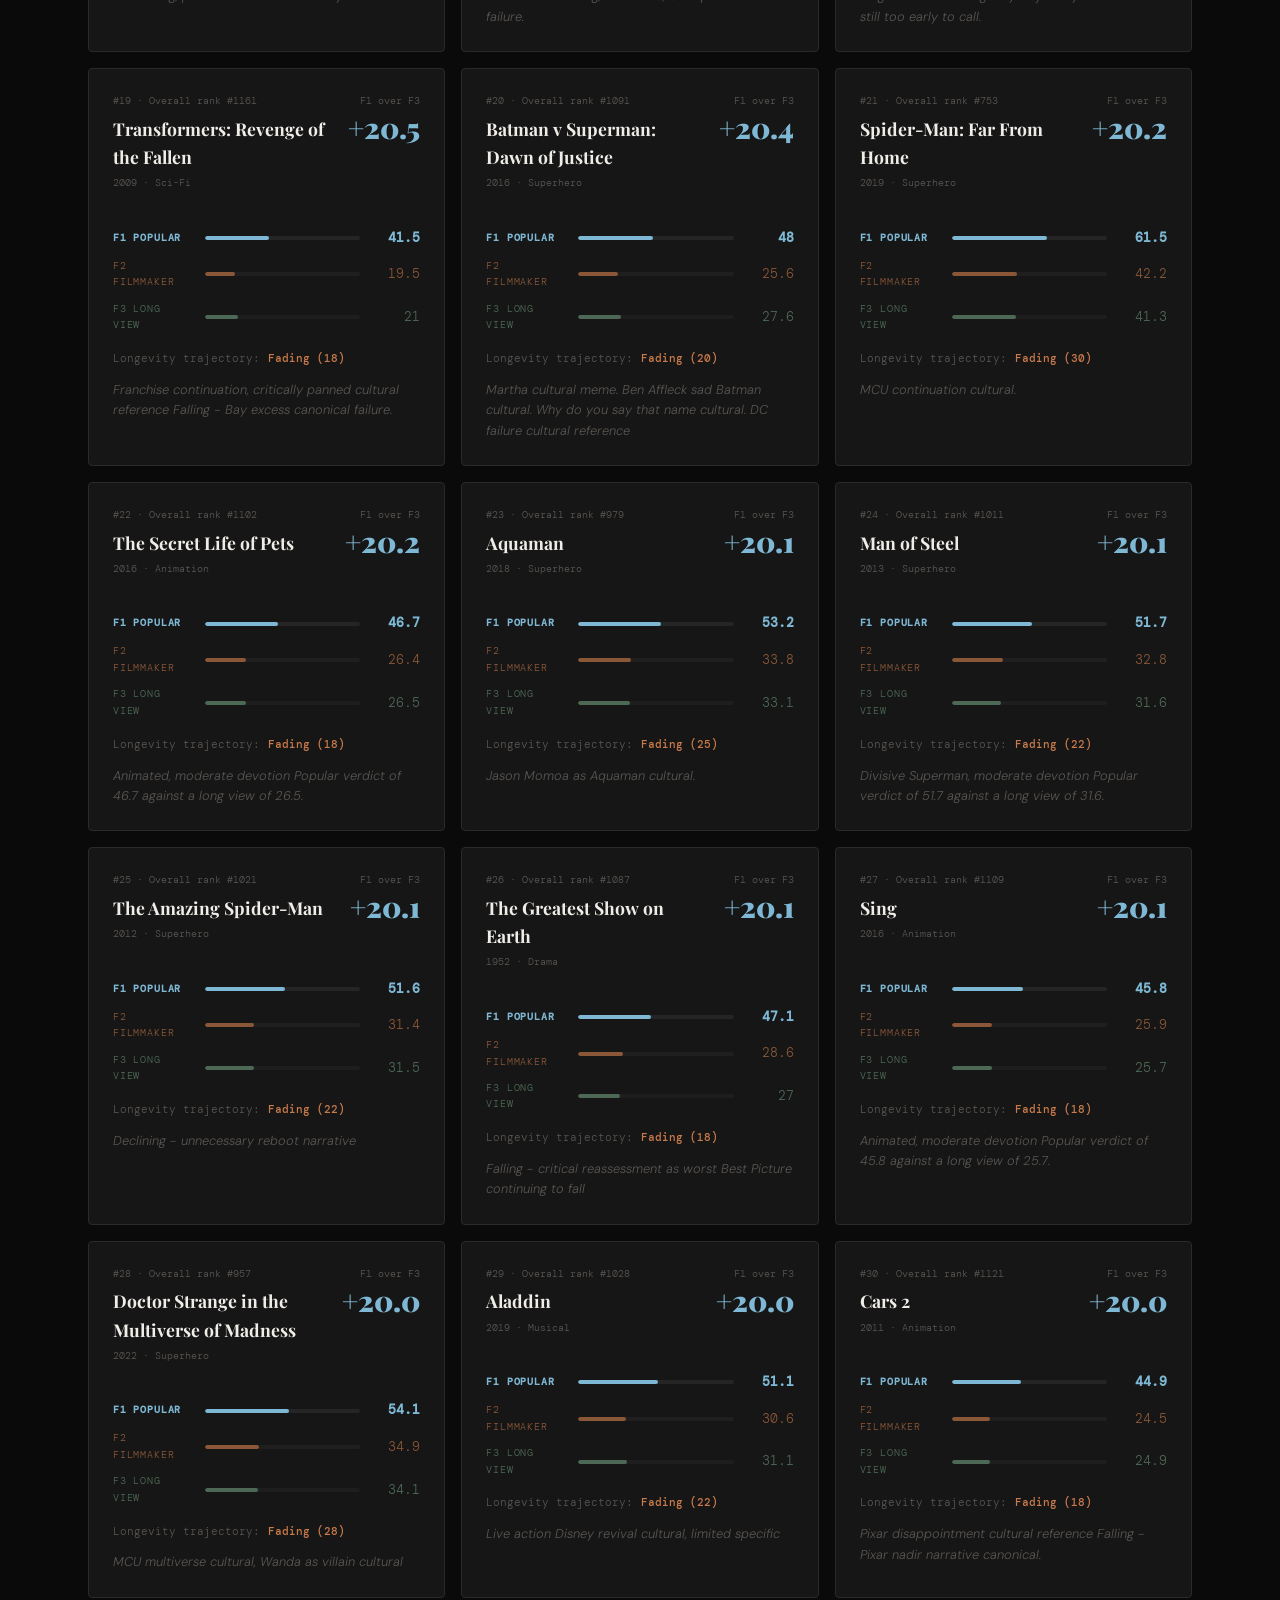
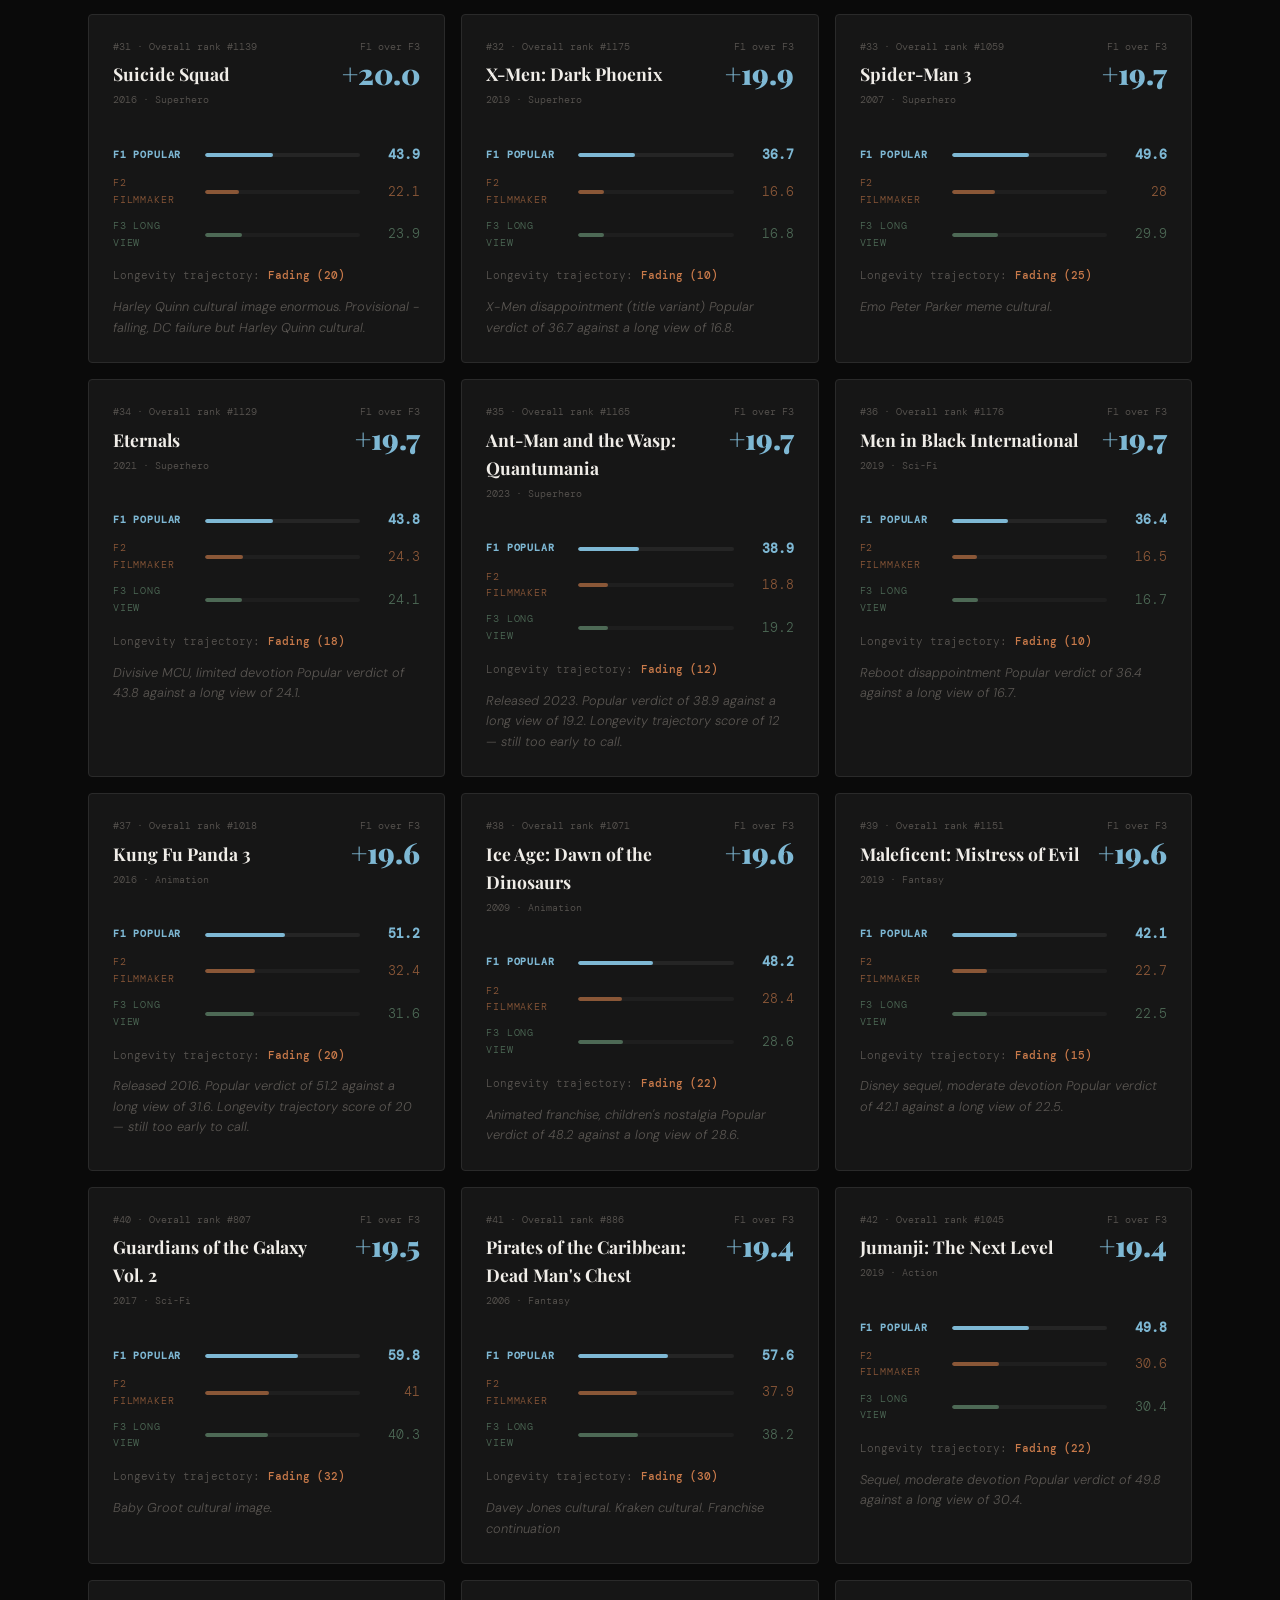
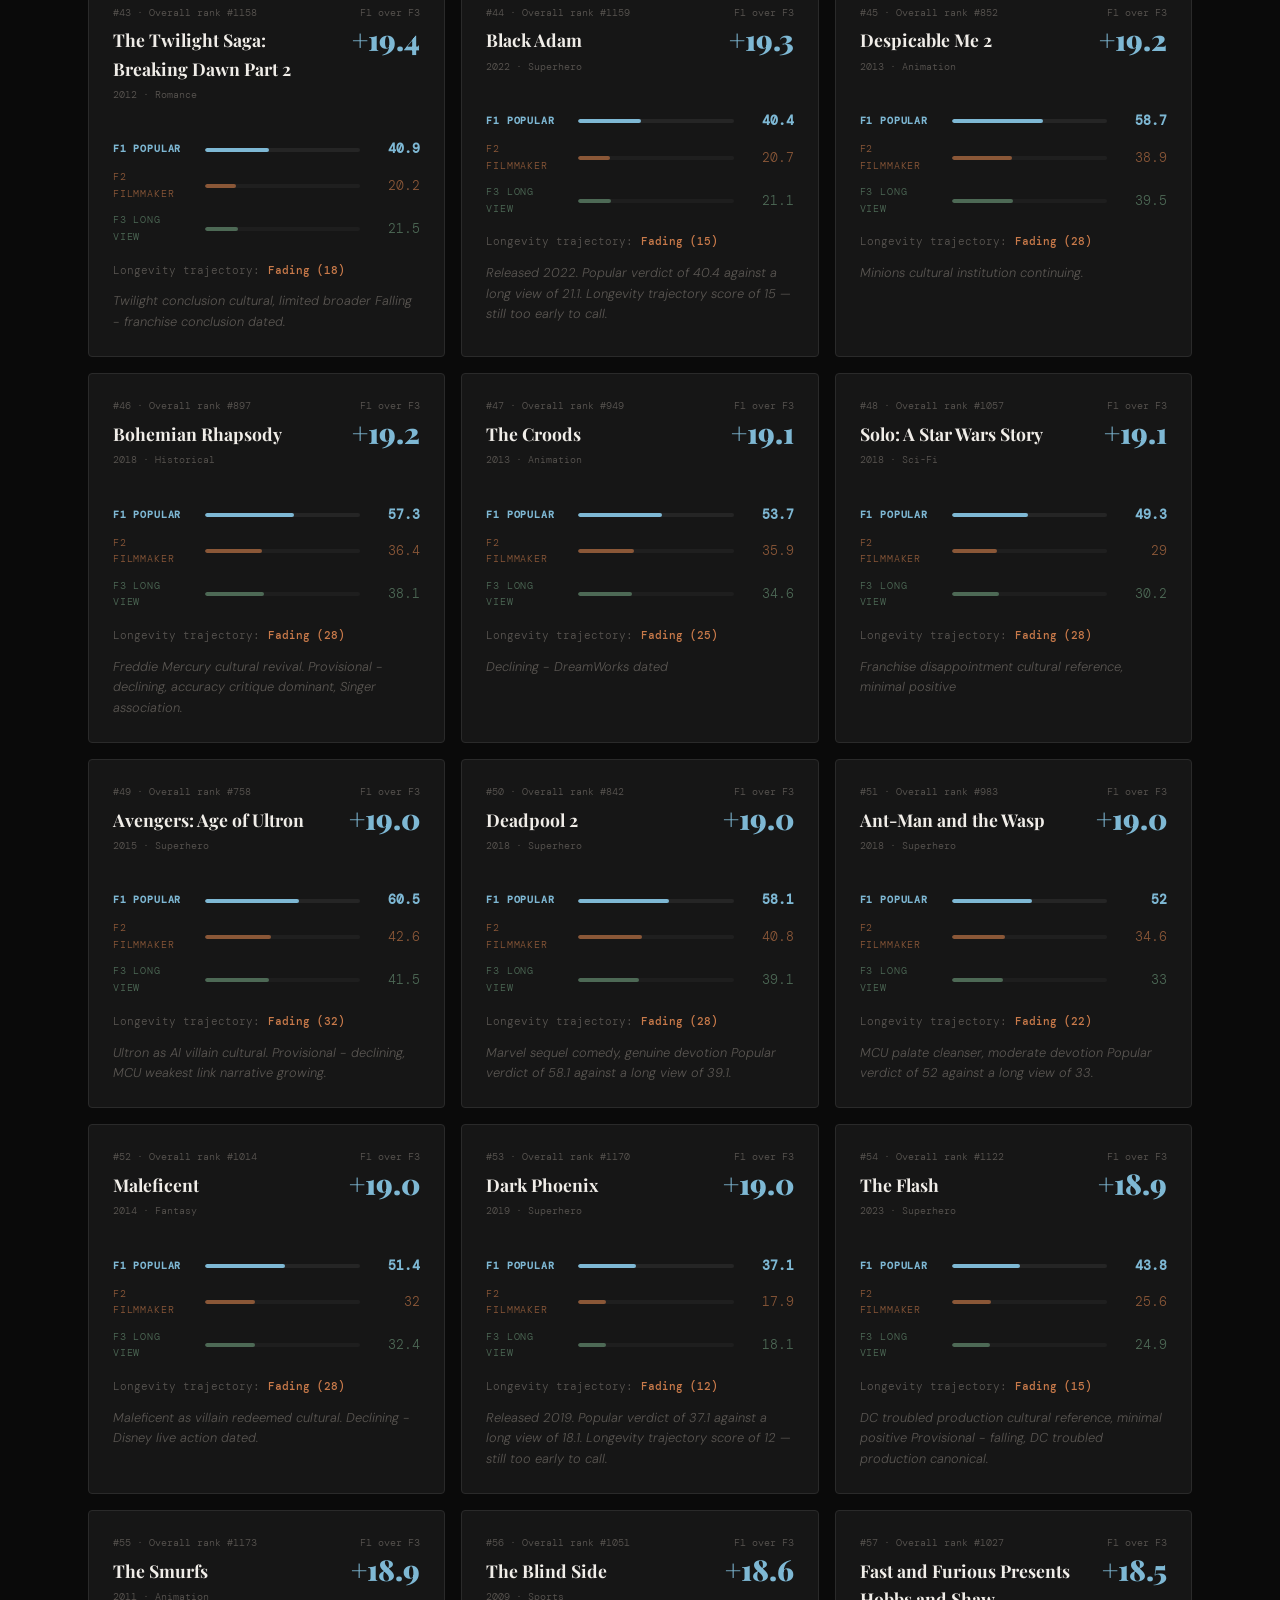
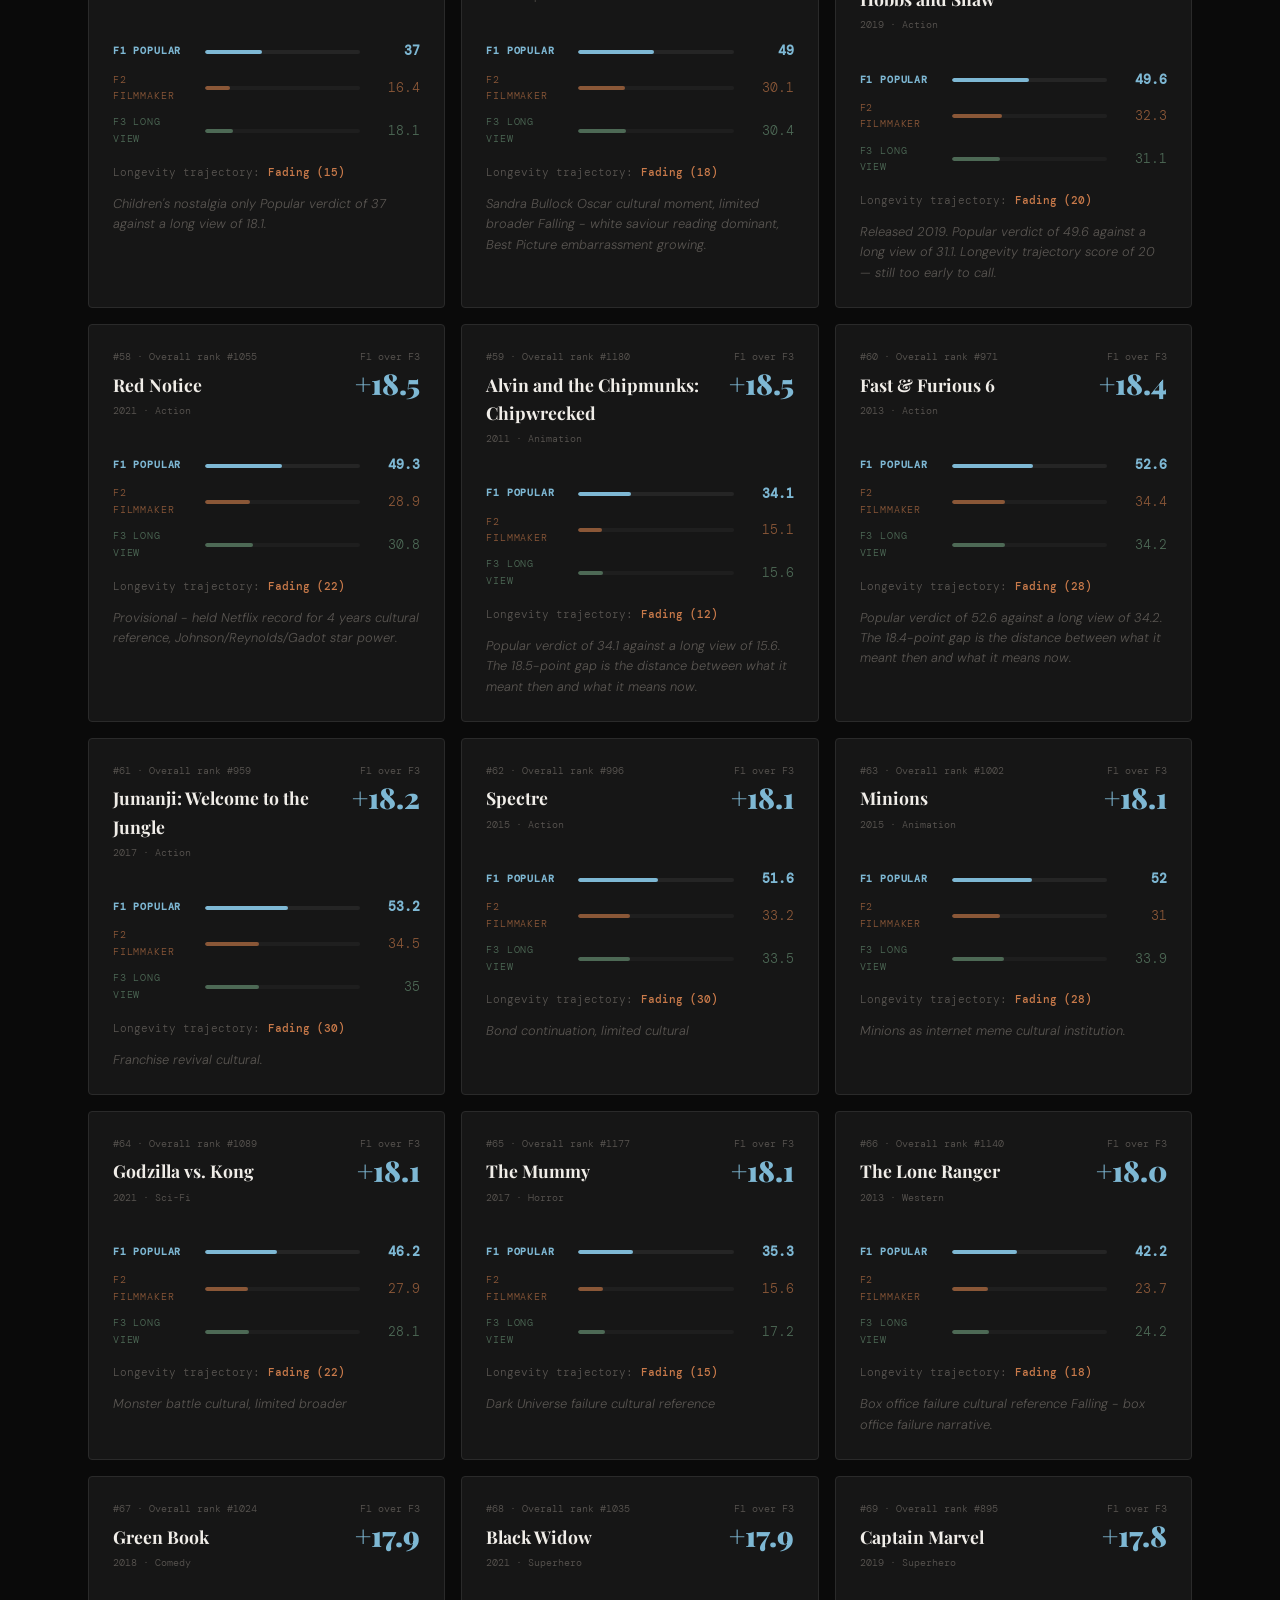
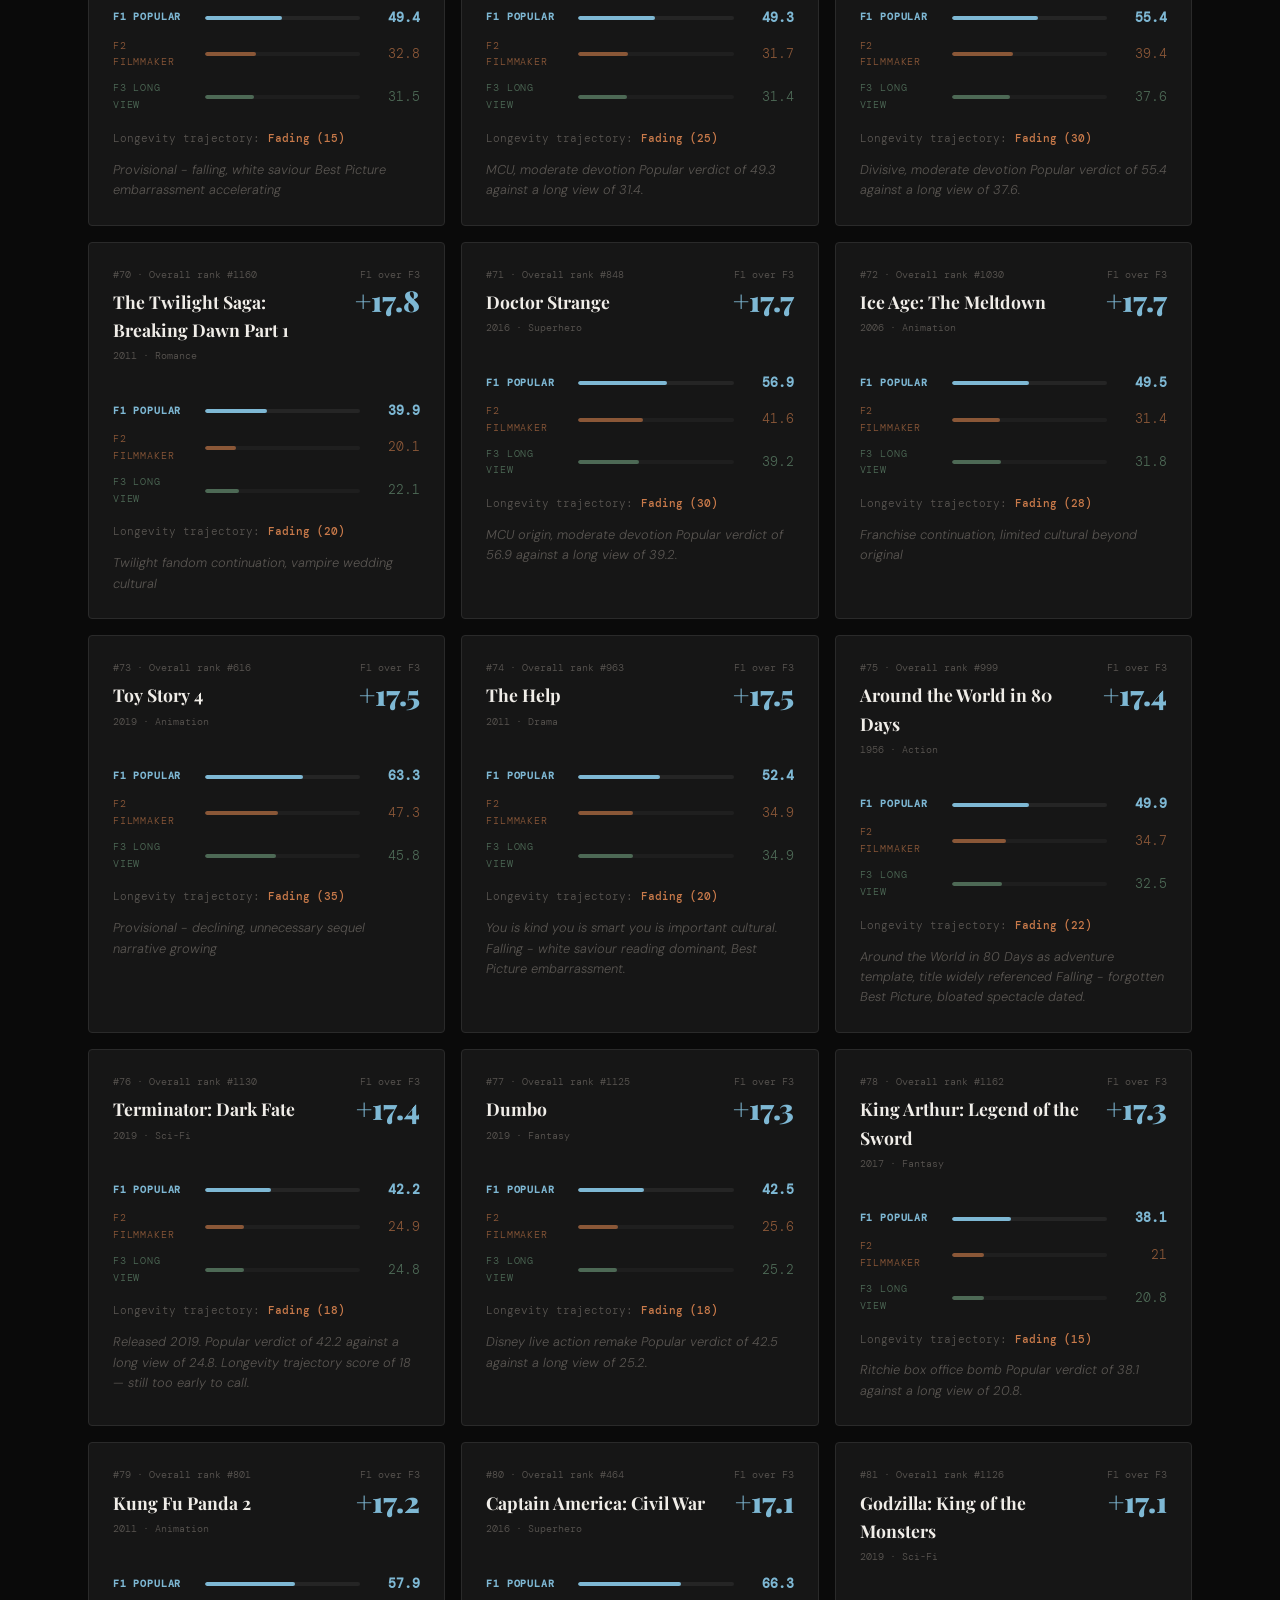
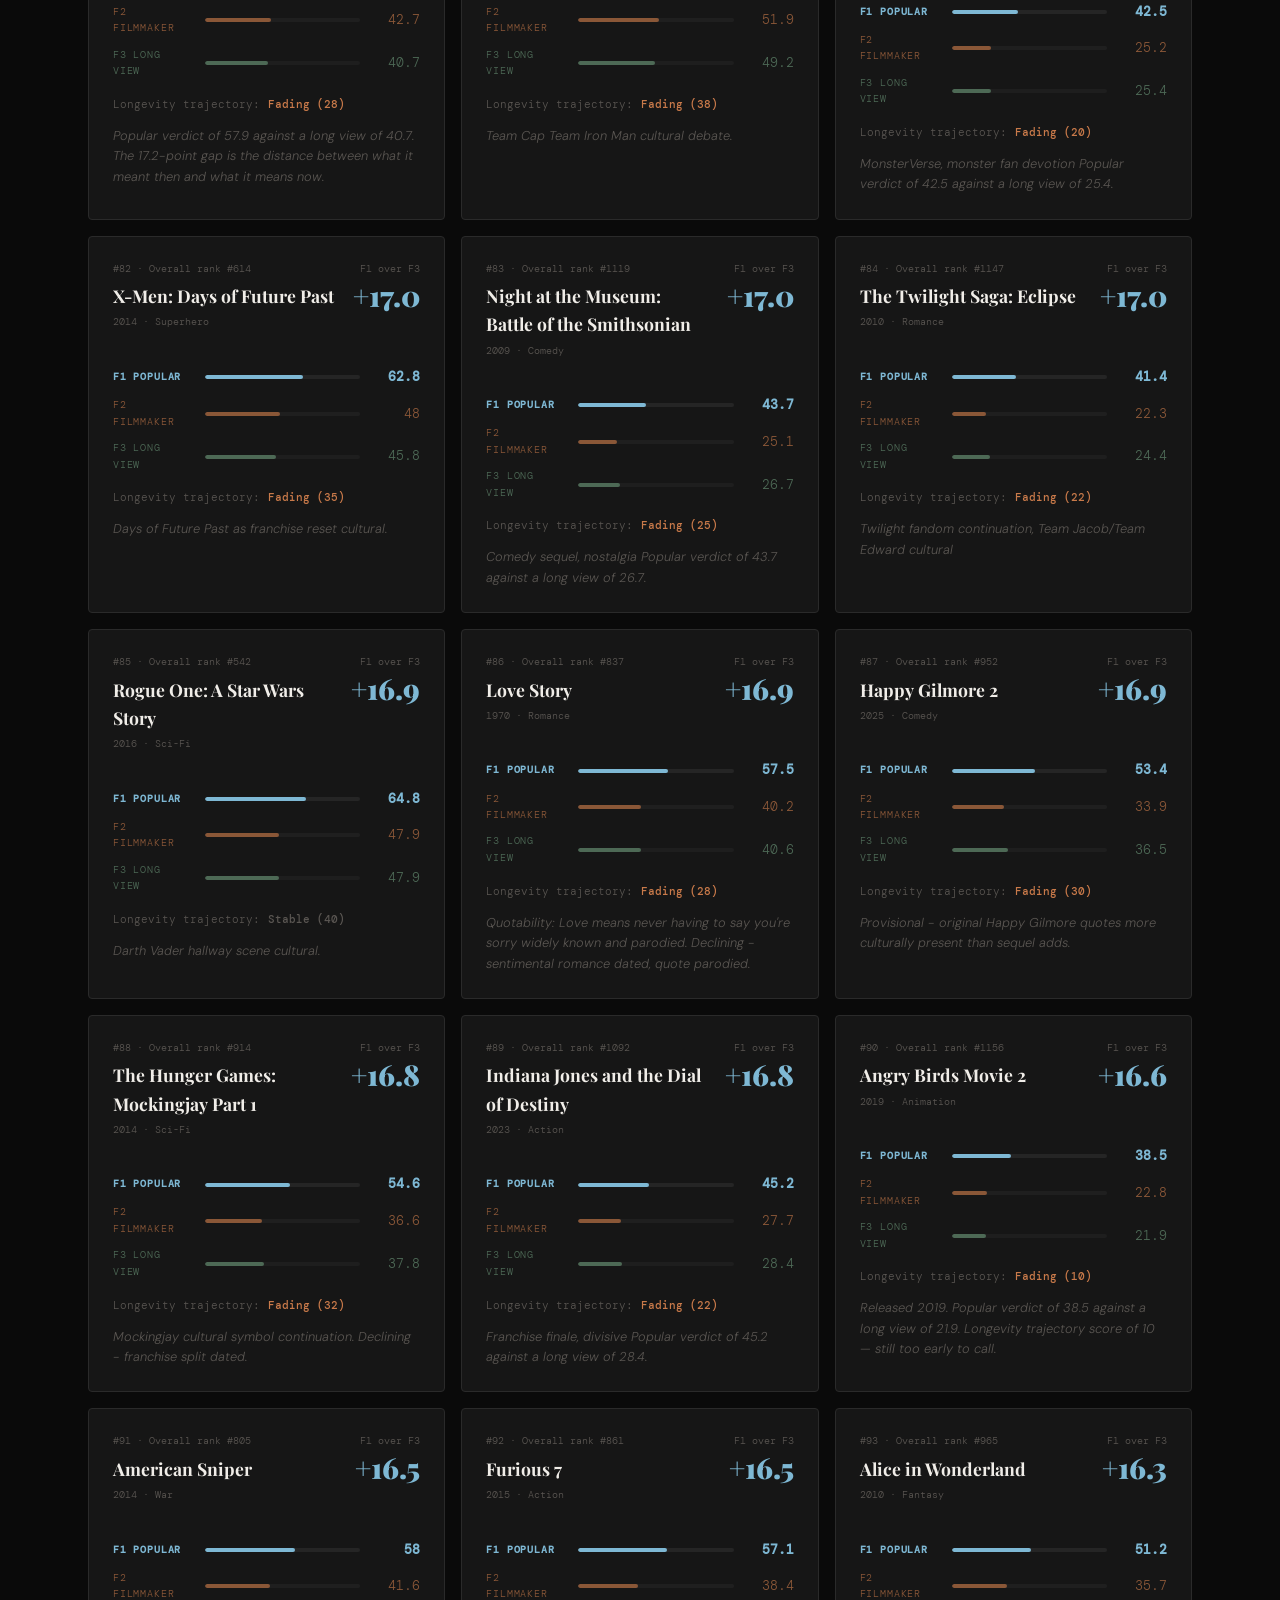
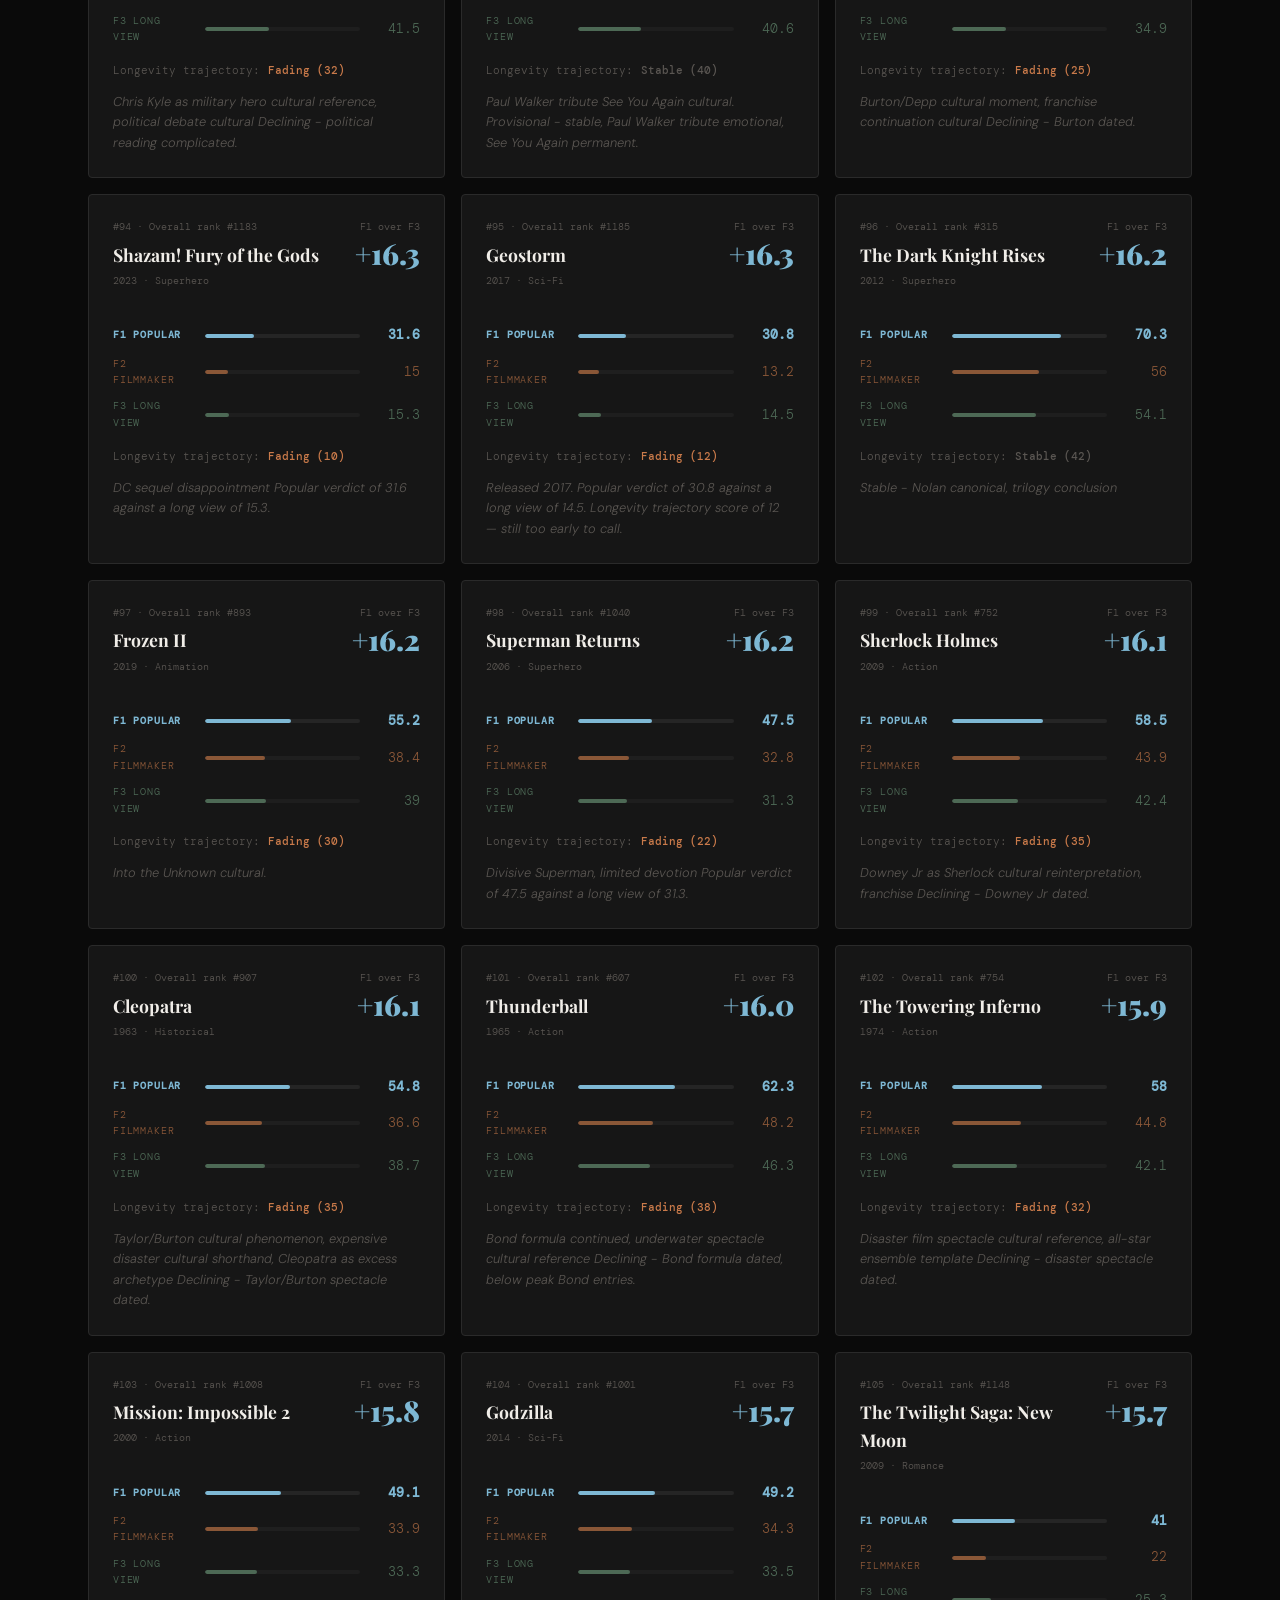
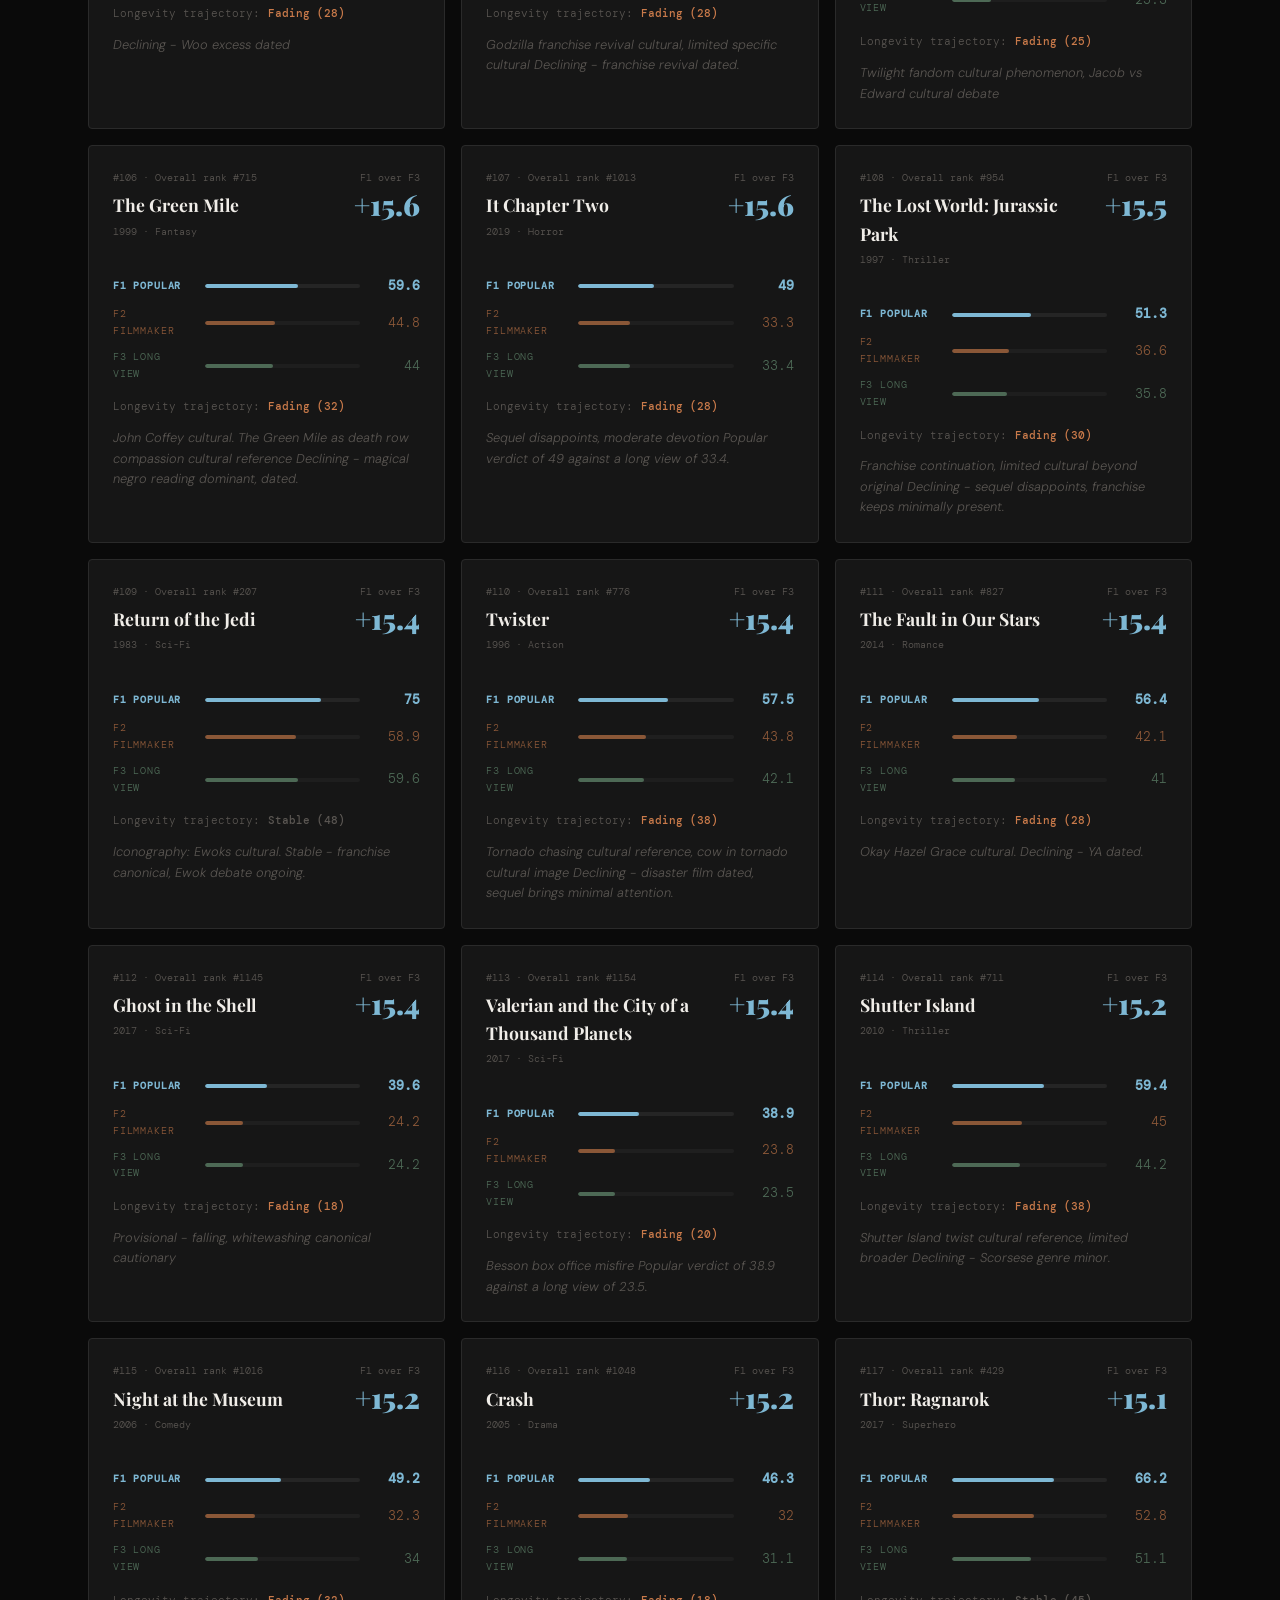
<file: content.html>
<!DOCTYPE html>
<html lang="en">
<head>
  <!-- Google tag (gtag.js) -->
<script async src="https://www.googletagmanager.com/gtag/js?id=G-0618YDJ2DG"></script>
<script>
  window.dataLayer = window.dataLayer || [];
  function gtag(){dataLayer.push(arguments);}
  gtag('js', new Date());

  gtag('config', 'G-0618YDJ2DG');
</script>
  <meta charset="UTF-8">
  <meta name="viewport" content="width=device-width, initial-scale=1.0">
  <title>Content But No Legacy — No Soft Opinions: Cinema</title>
  <meta name="description" content="Films that dominated their moment — high Popular Verdict — but whose Long View score tells a different story. The films that were everywhere and then weren't.">
  <link rel="stylesheet" href="style.css">
</head>
<body>

  <nav class="site-nav">
    <div class="nav-inner">
      <a href="index.html" class="nav-brand">
        <span class="nav-brand-main">No Soft Opinions</span>
        <span class="nav-brand-sub">Cinema</span>
      </a>
      <ul class="nav-links">
        <li><a href="index.html">Home</a></li>
        <li><a href="ranking.html">The Ranking</a></li>
        <li><a href="decades.html">By Decade</a></li>
        <li><a href="genres.html">By Genre</a></li>
        <li><a href="contested.html">Most Contested</a></li>
        <li><a href="blindspots.html">Blind Spots</a></li>
        <li><a href="content.html" class="active">Peaked &amp; Faded</a></li>
        <li><a href="about.html">About</a></li>
      </ul>
      <button class="nav-toggle" aria-label="Menu" onclick="document.getElementById('nav-drawer').classList.toggle('open')">
        <span></span><span></span><span></span>
      </button>
    </div>
  </nav>
  <div class="nav-drawer" id="nav-drawer">
    <a href="index.html">Home</a>
    <a href="ranking.html">The Ranking</a>
    <a href="decades.html">By Decade</a>
    <a href="genres.html">By Genre</a>
    <a href="contested.html">Most Contested</a>
    <a href="blindspots.html">Blind Spots</a>
    <a href="content.html" class="active">Peaked &amp; Faded</a>
    <a href="about.html">About</a>
  </div>

  <div class="page-wrapper">
    <header class="page-header">
      <div class="page-header-inner">
        <span class="page-label">Popular Verdict vs The Long View</span>
        <h1 class="page-title">Peaked &amp; Faded</h1>
        <p style="font-family:var(--font-display); font-size:1.1rem; font-style:italic; color:var(--text-muted); margin-top:0.25rem;">Films that dominated their moment. The question is whether they lasted.</p>
        <p class="page-subtitle">Films where the Popular Verdict (F1) significantly exceeds the Long View score (F3). These films dominated their moment — commercially, culturally, conversationally. The index's Long View framework asks a harder question: are they still mattering? The gap between F1 and F3 is the measure of a film that was everywhere and then, quietly, wasn't.</p>
      </div>
    </header>

    <div class="container">

      <div style="background:var(--surface); border:1px solid var(--border); border-radius:4px; padding:1.25rem 1.5rem; margin-bottom:2rem; max-width:65ch;">
        <p style="font-size:0.85rem; color:var(--text-secondary); line-height:1.7; margin:0;">
          <span style="color:var(--gold); font-family:var(--font-mono); font-size:0.7rem; letter-spacing:0.1em; text-transform:uppercase; display:block; margin-bottom:0.5rem;">A note on interpretation</span>
          A high F1/F3 gap does not mean these are bad films. It means the conditions that made them popular — the franchise moment, the cultural event, the summer spectacle — have not translated into the kind of lasting critical or cultural presence the Long View framework measures. Some of them may yet. The 2010s films on this list are still early in that process.
        </p>
      </div>

      <div id="content-container">
        <div class="loading">Loading films…</div>
      </div>

    </div>
  </div>

  <footer class="site-footer">
    <div class="footer-inner">
      <div>
        <div class="footer-brand-name">No Soft Opinions</div>
        <div class="footer-brand-sub">Cinema</div>
        <p class="footer-desc">1,114 films selected by methodology. 74 added by hand. 10 added as 2026 Oscar nominees. 1,188 total.</p>
      </div>
      <nav class="footer-links">
        <a href="index.html">Home</a>
        <a href="ranking.html">The Ranking</a>
        <a href="about.html">About & Methodology</a>
        <a href="dataset.html">The Dataset</a>
      </nav>
    </div>
    <div class="footer-base">
      <span class="footer-credit">Built in conversation with <a href="https://anthropic.com" target="_blank">Claude</a> by <a href="https://twitter.com/cjk_1983" target="_blank">@cjk_1983</a>.</span>
    </div>
  </footer>

  <script src="content.js"></script>
</body>
</html>
</file>
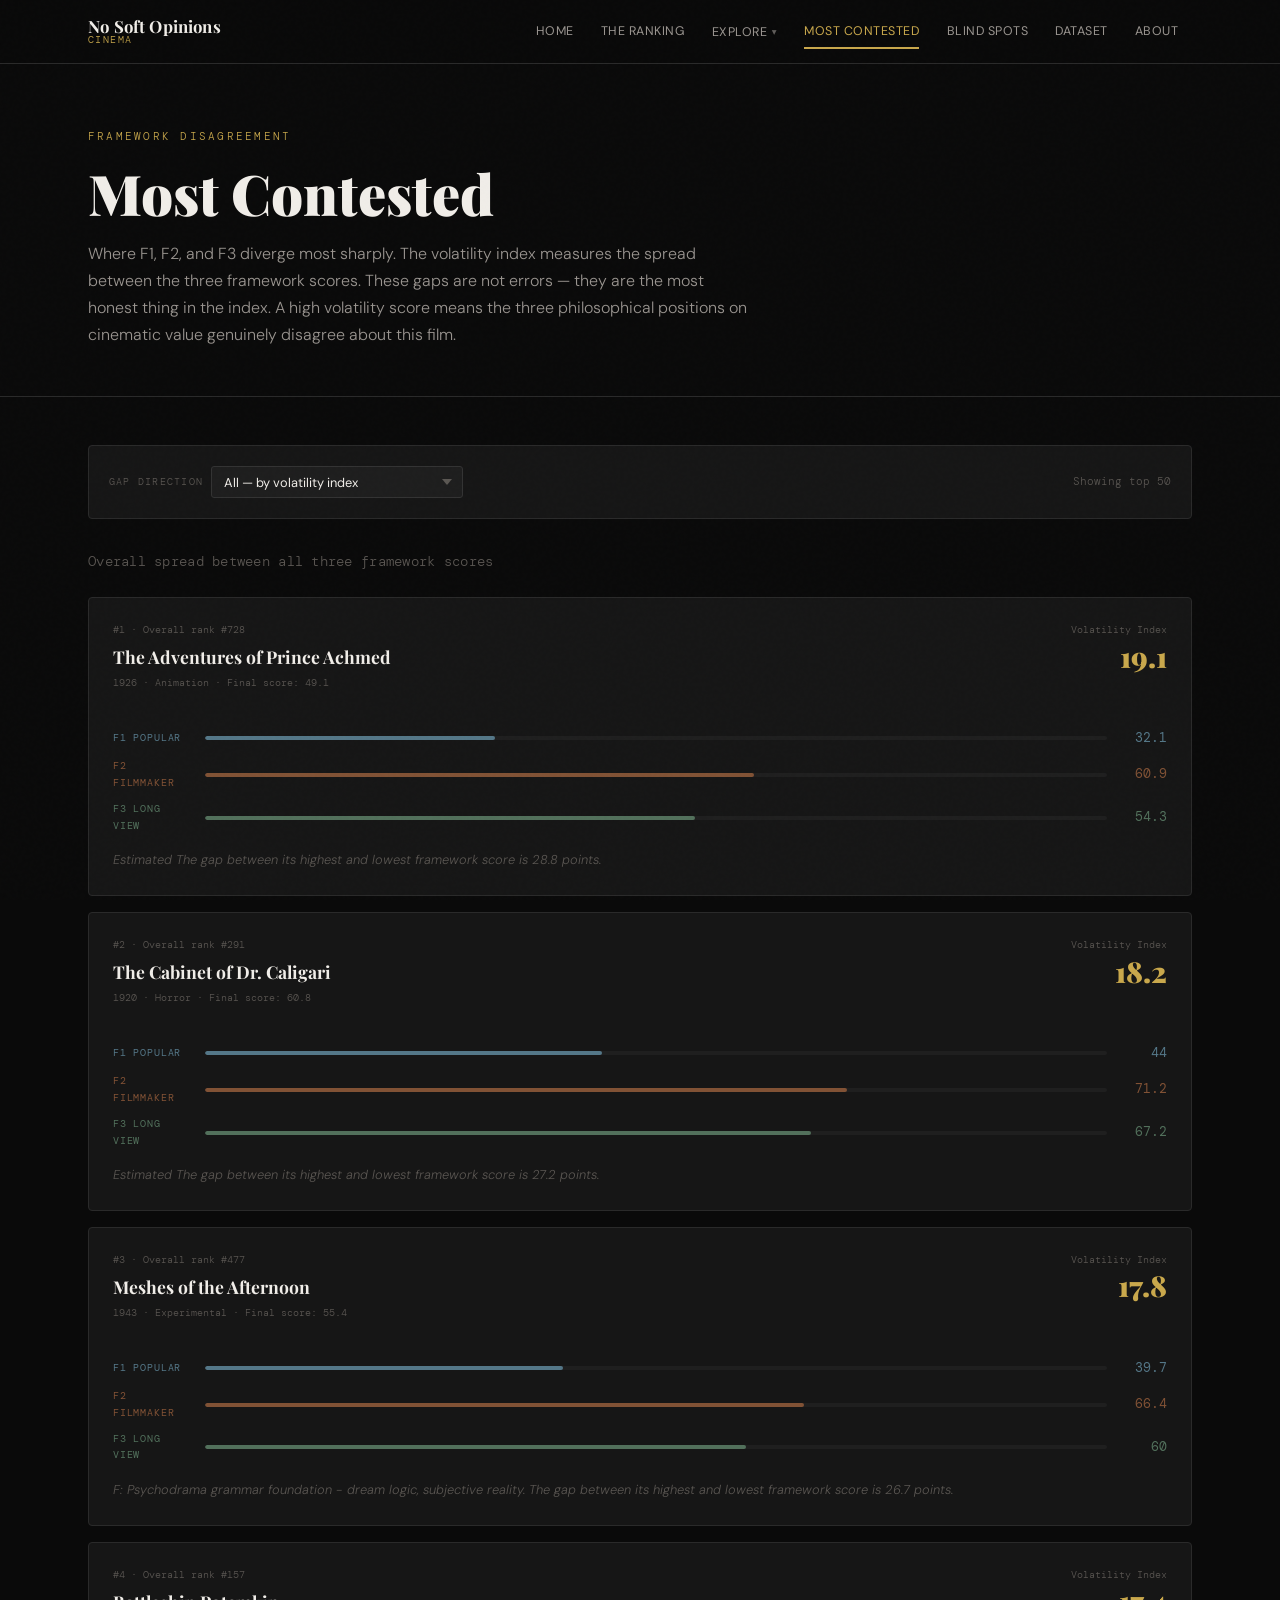
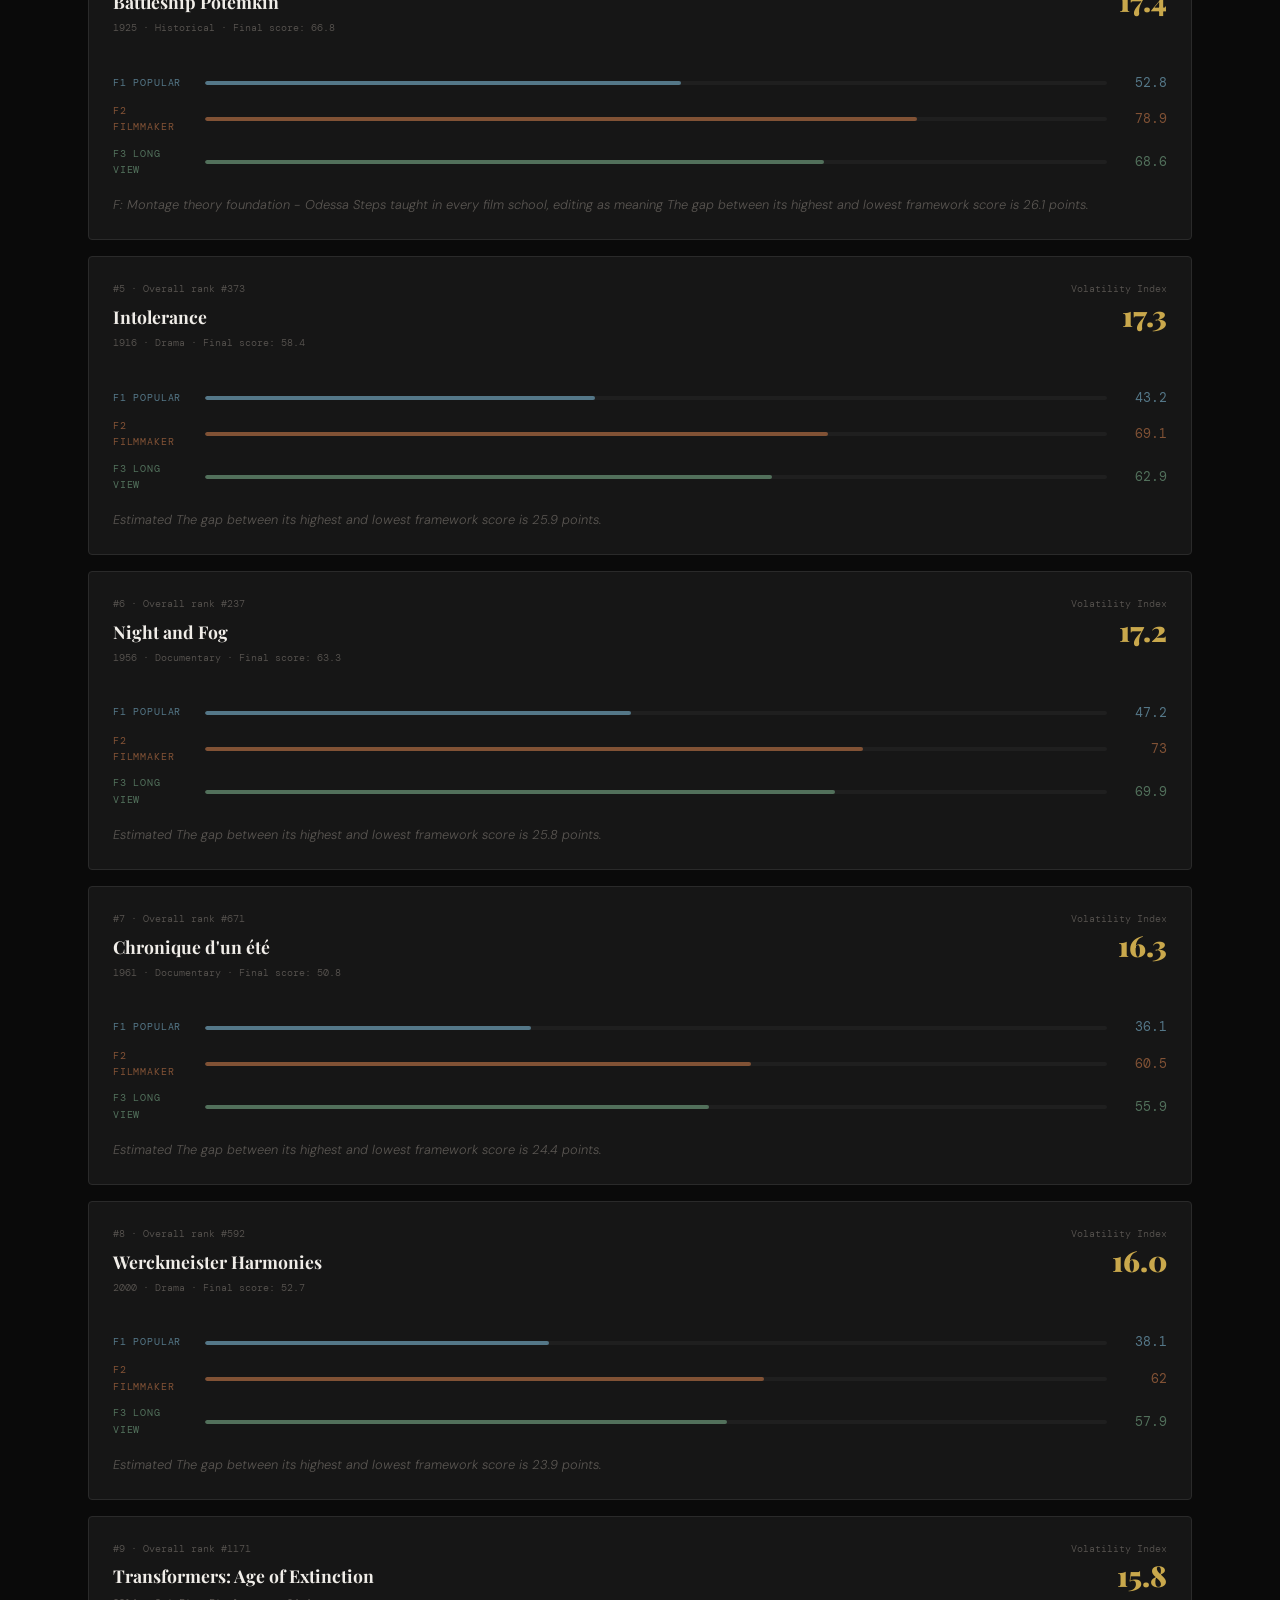
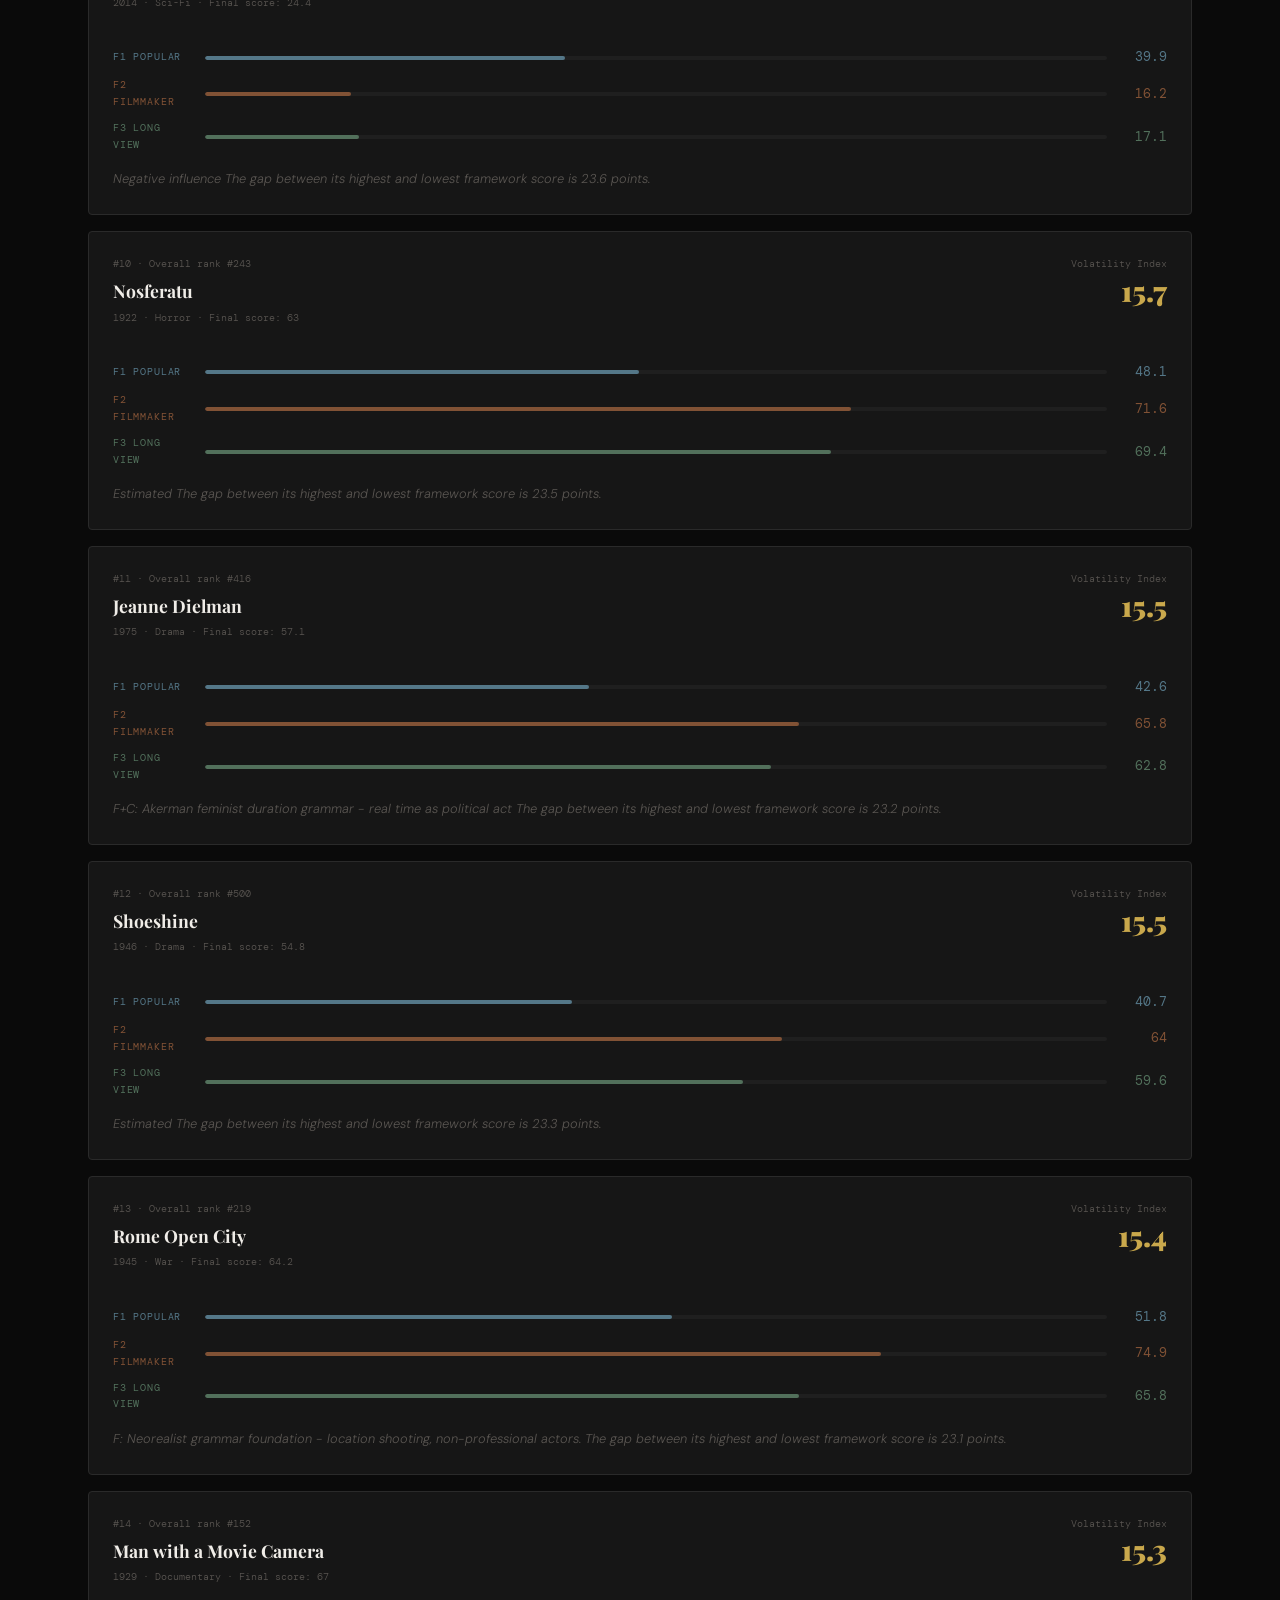
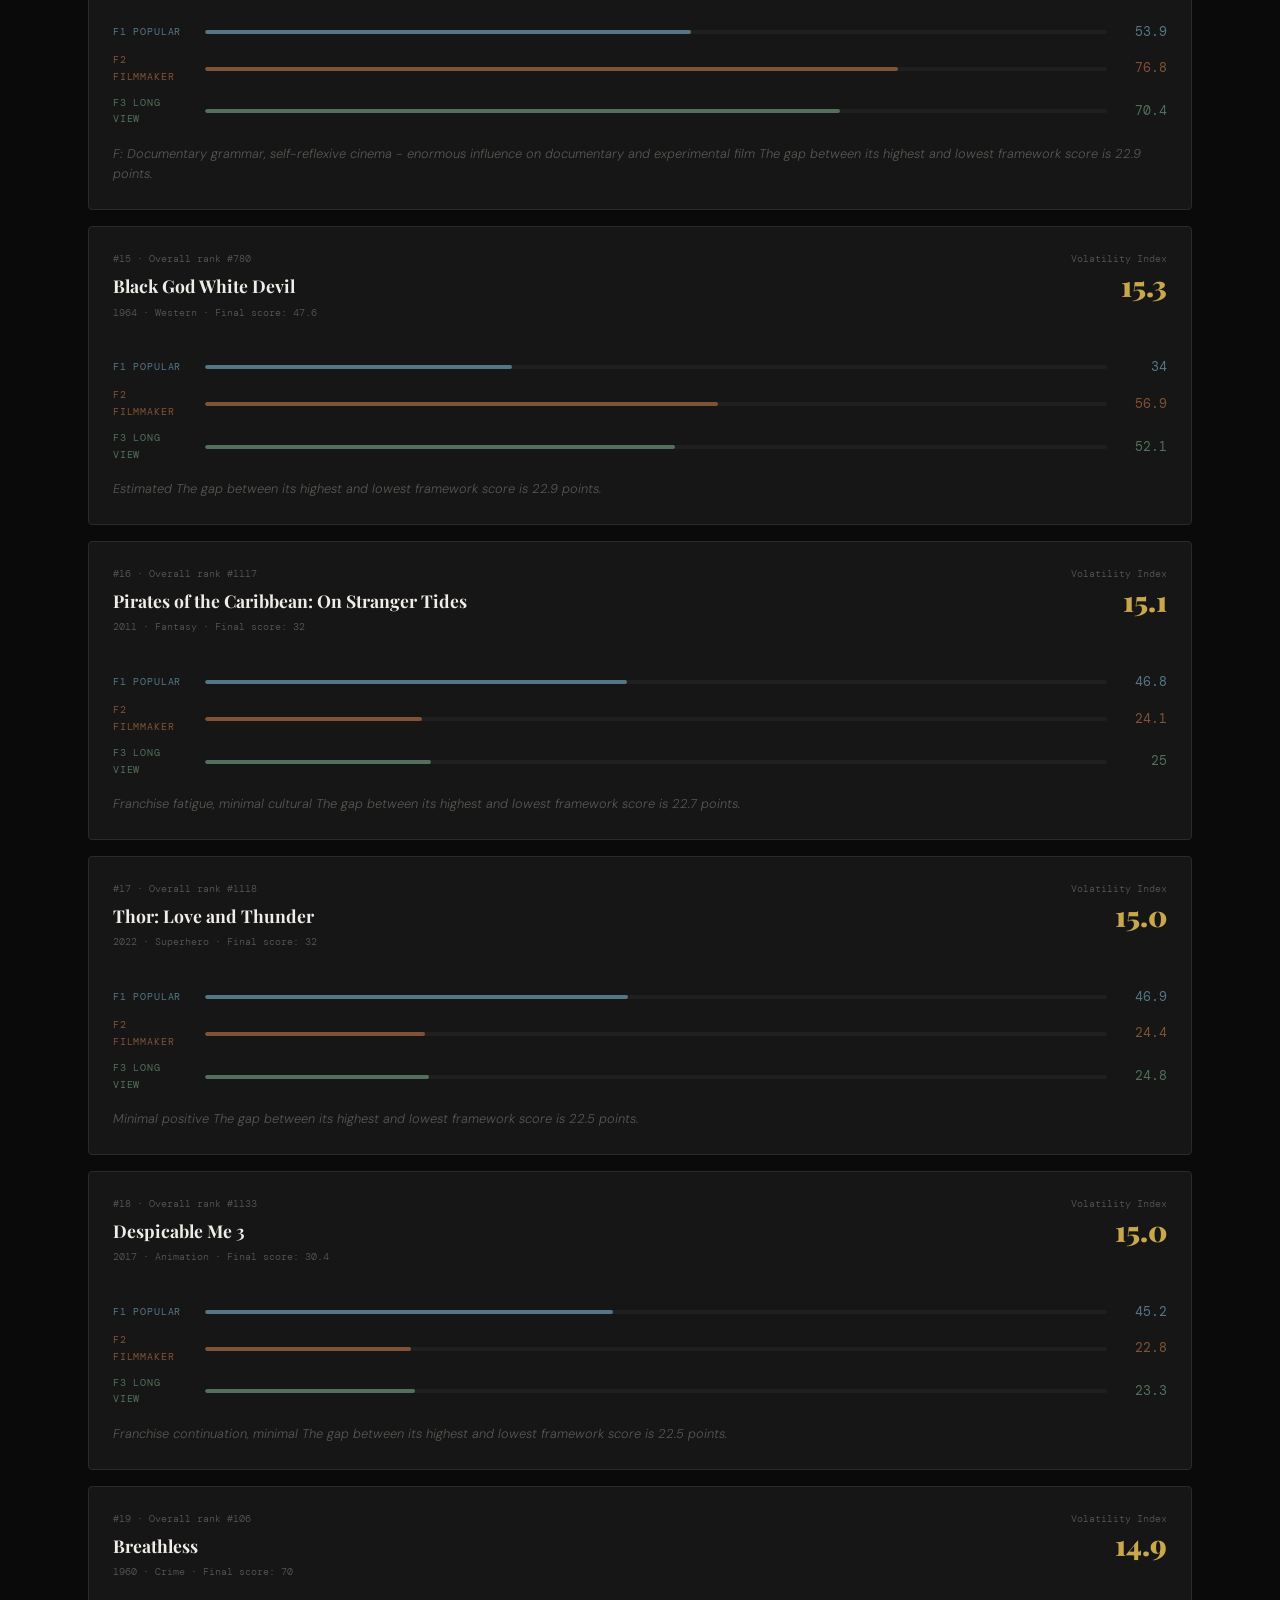
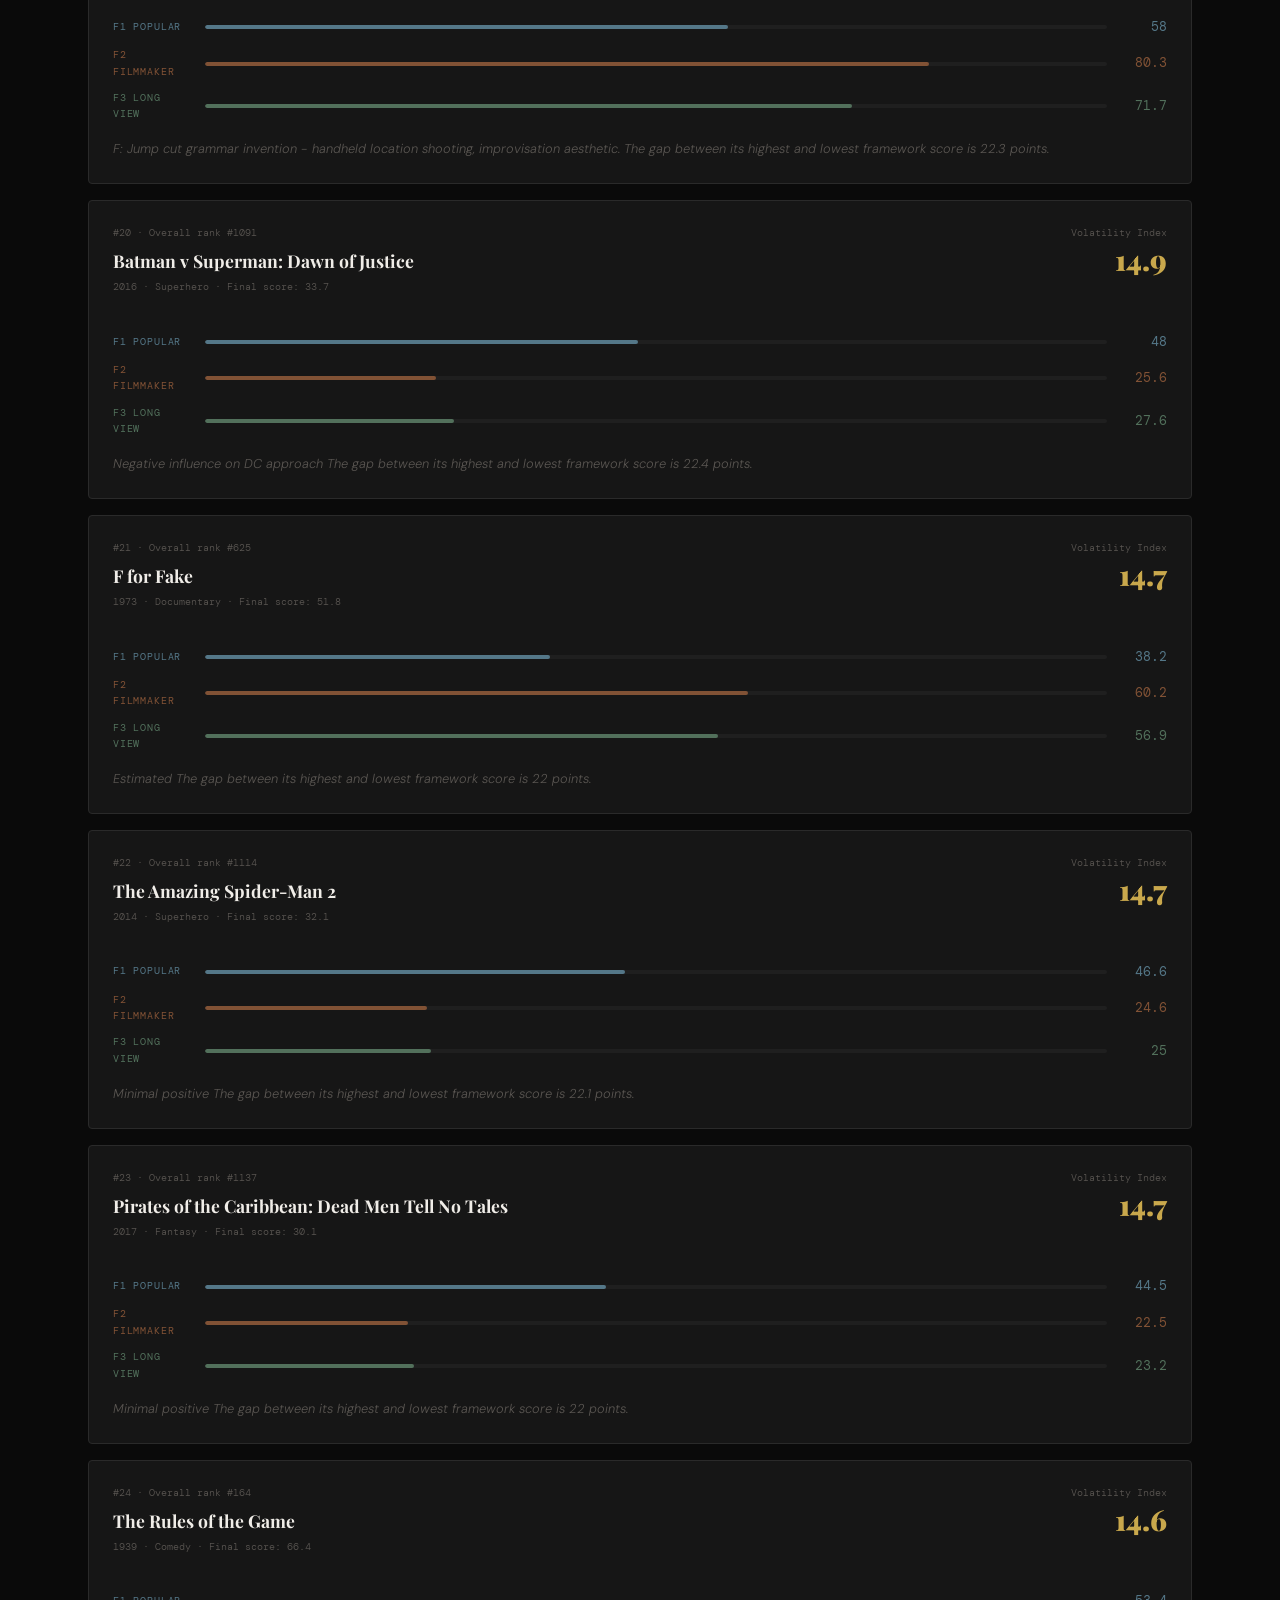
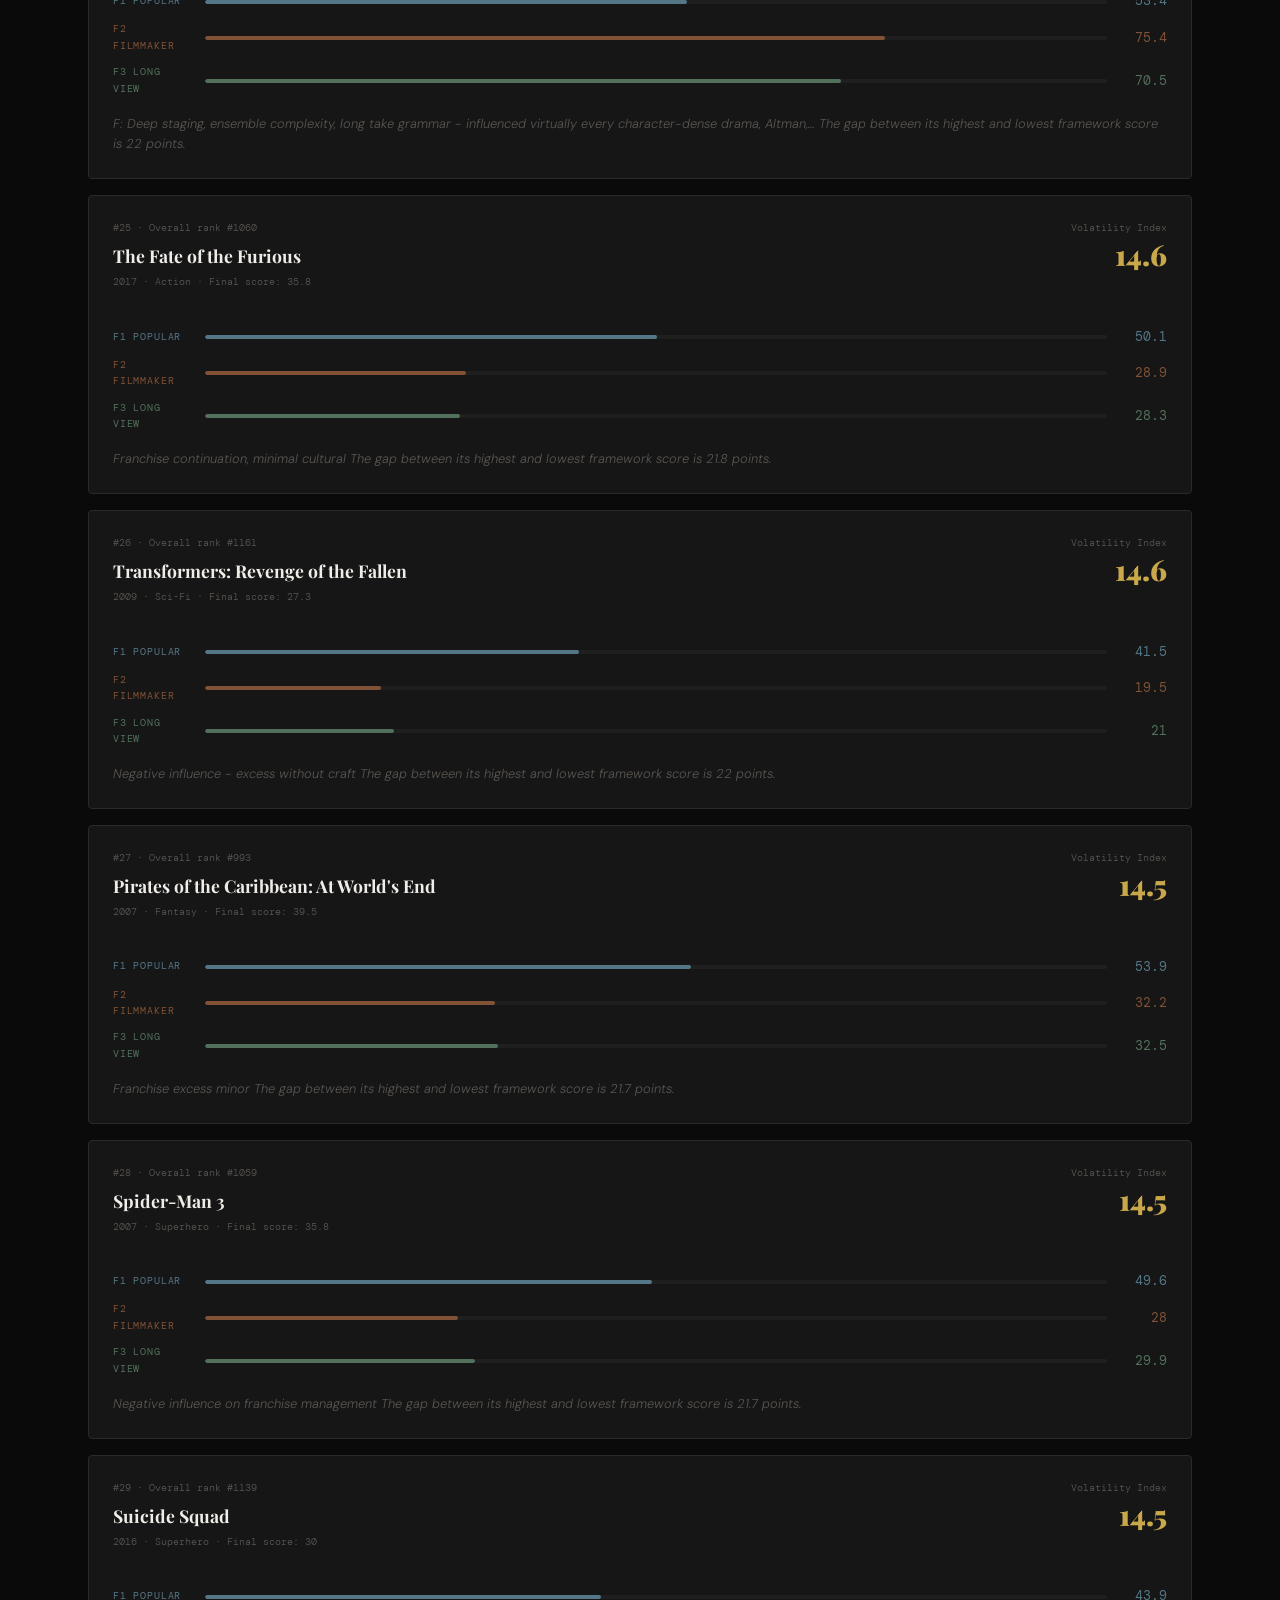
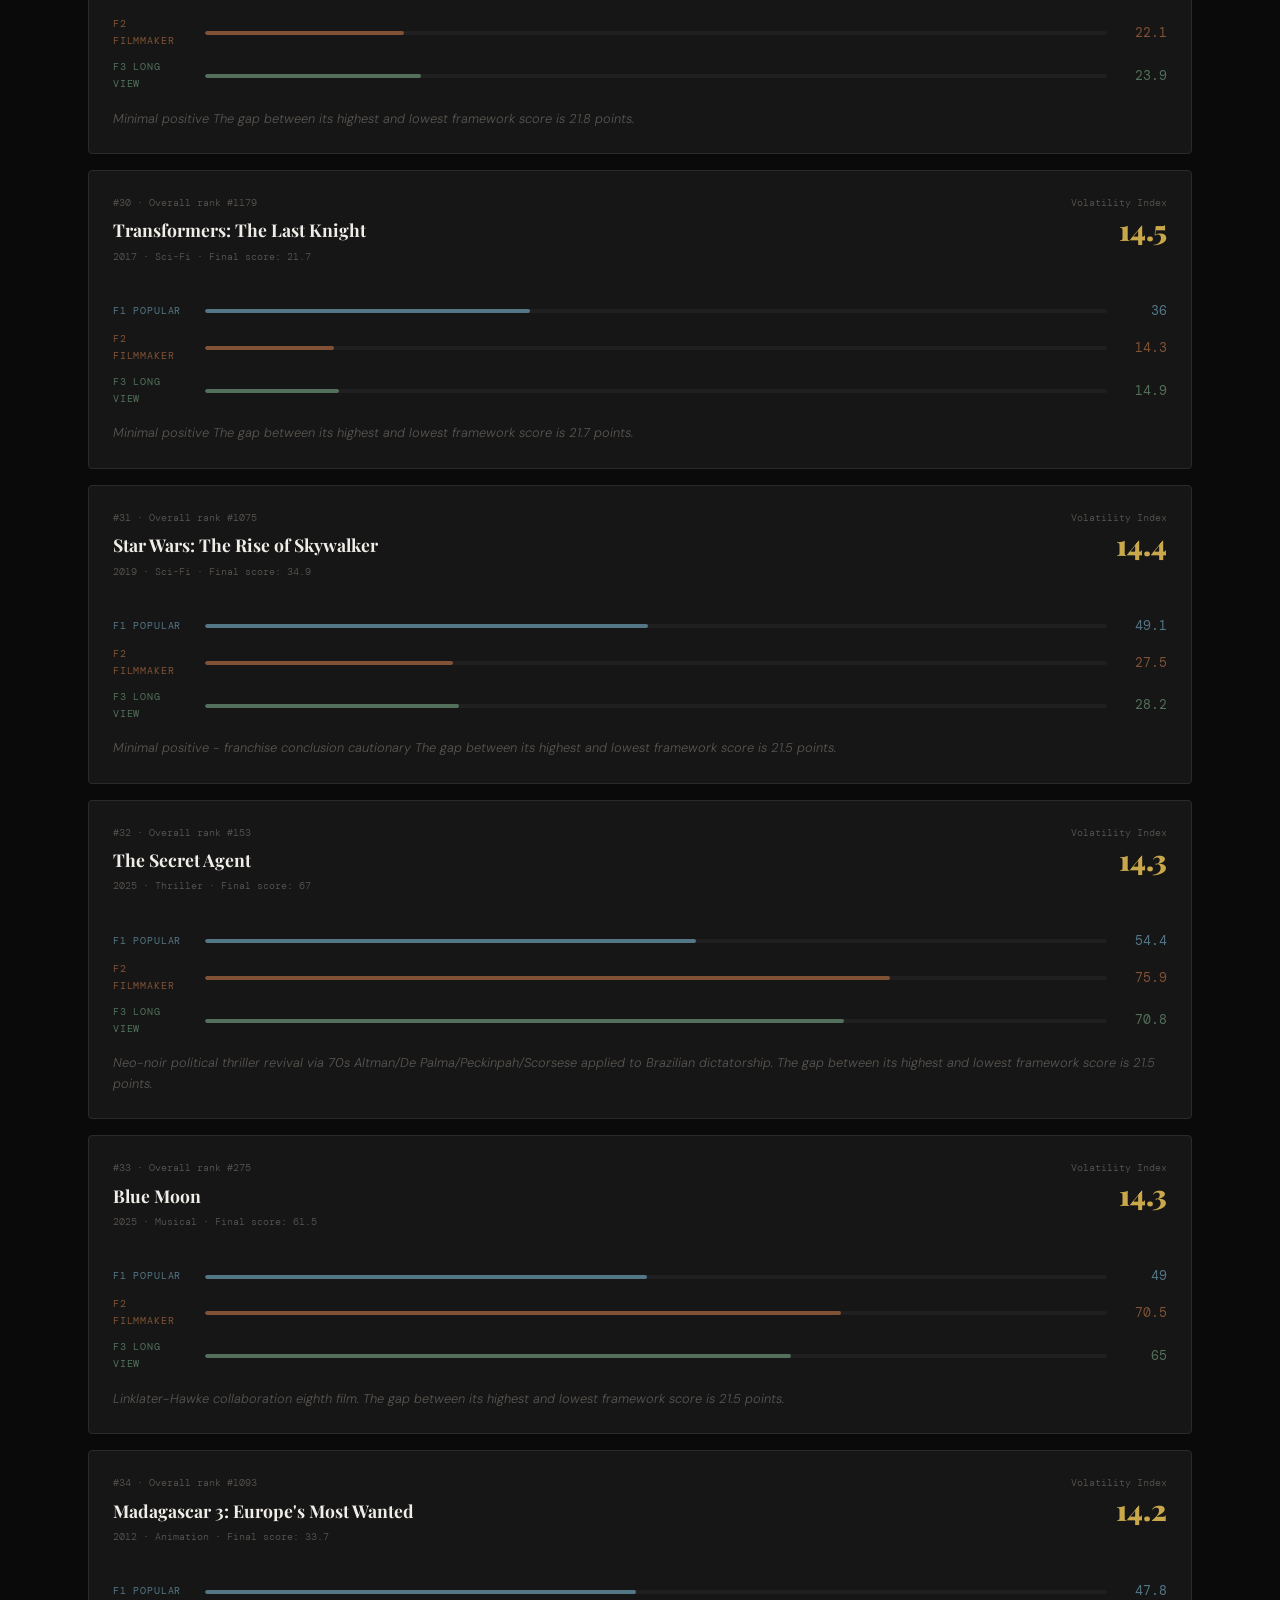
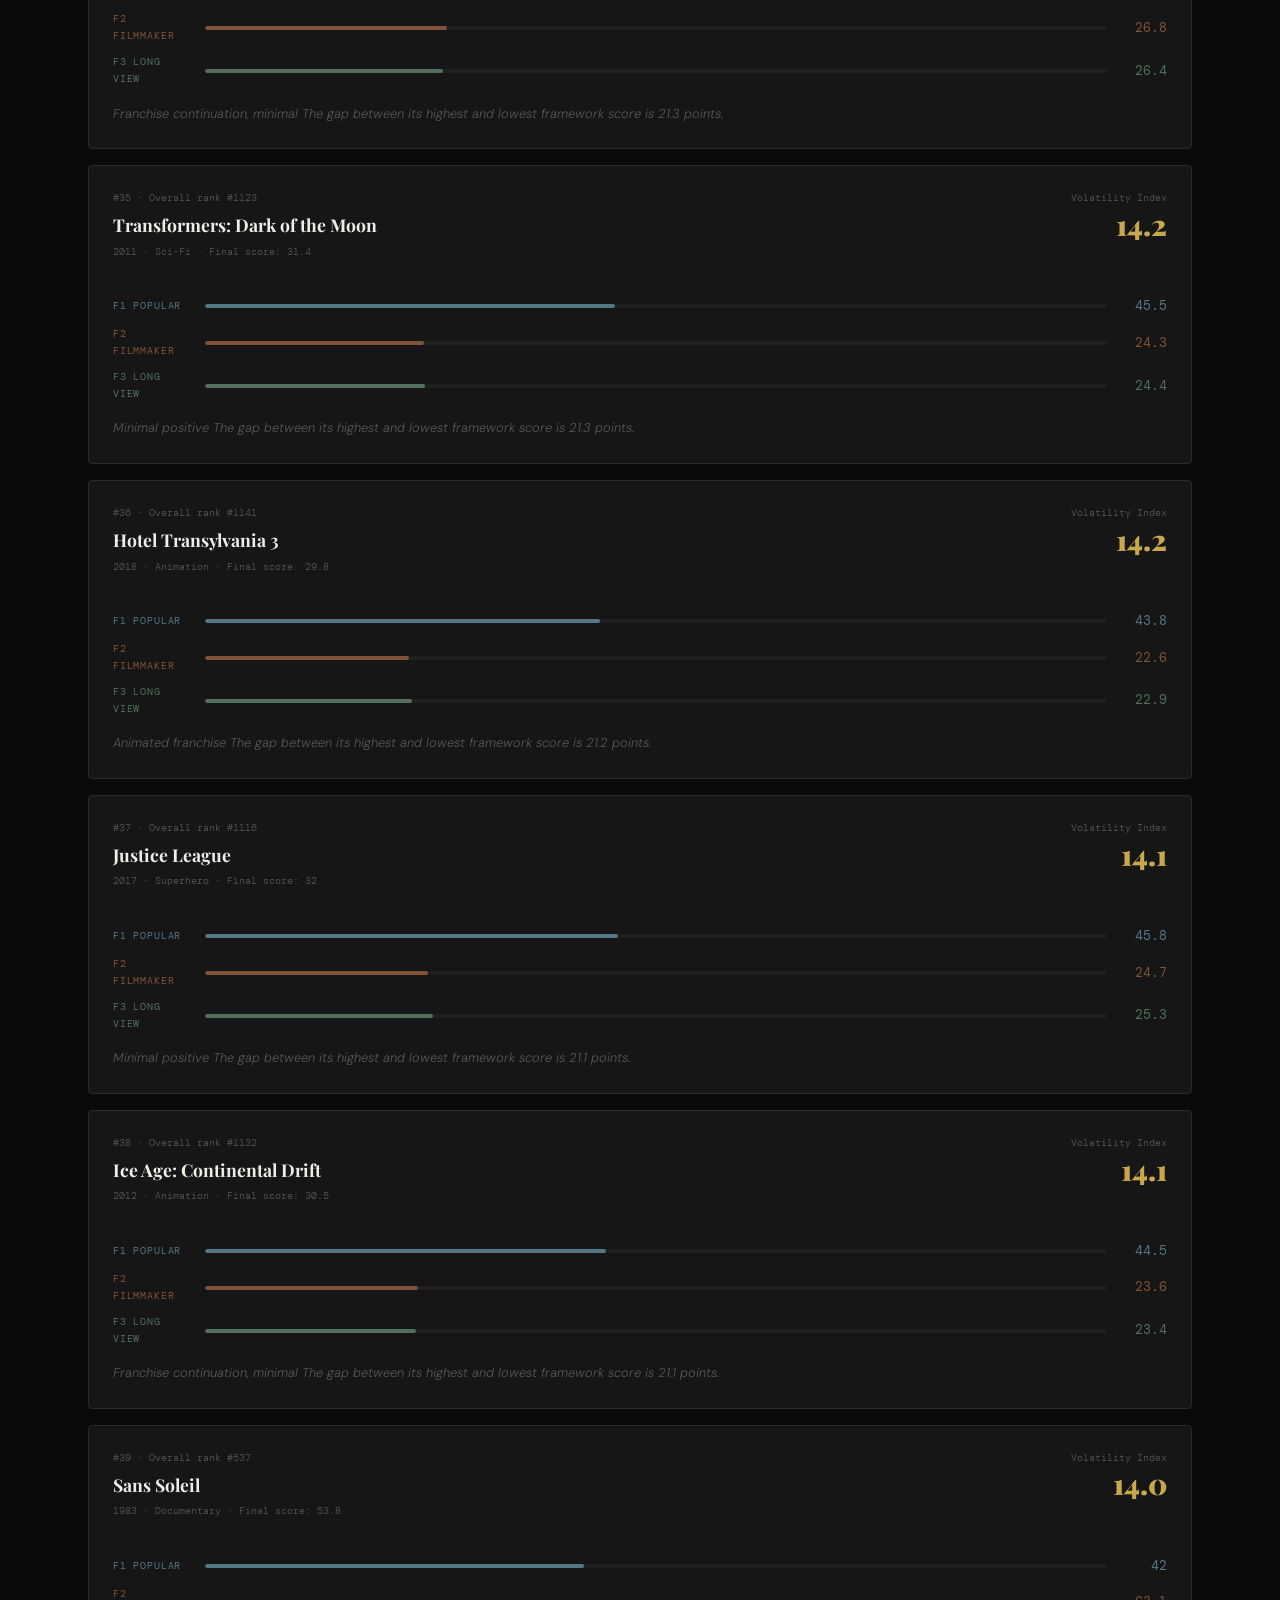
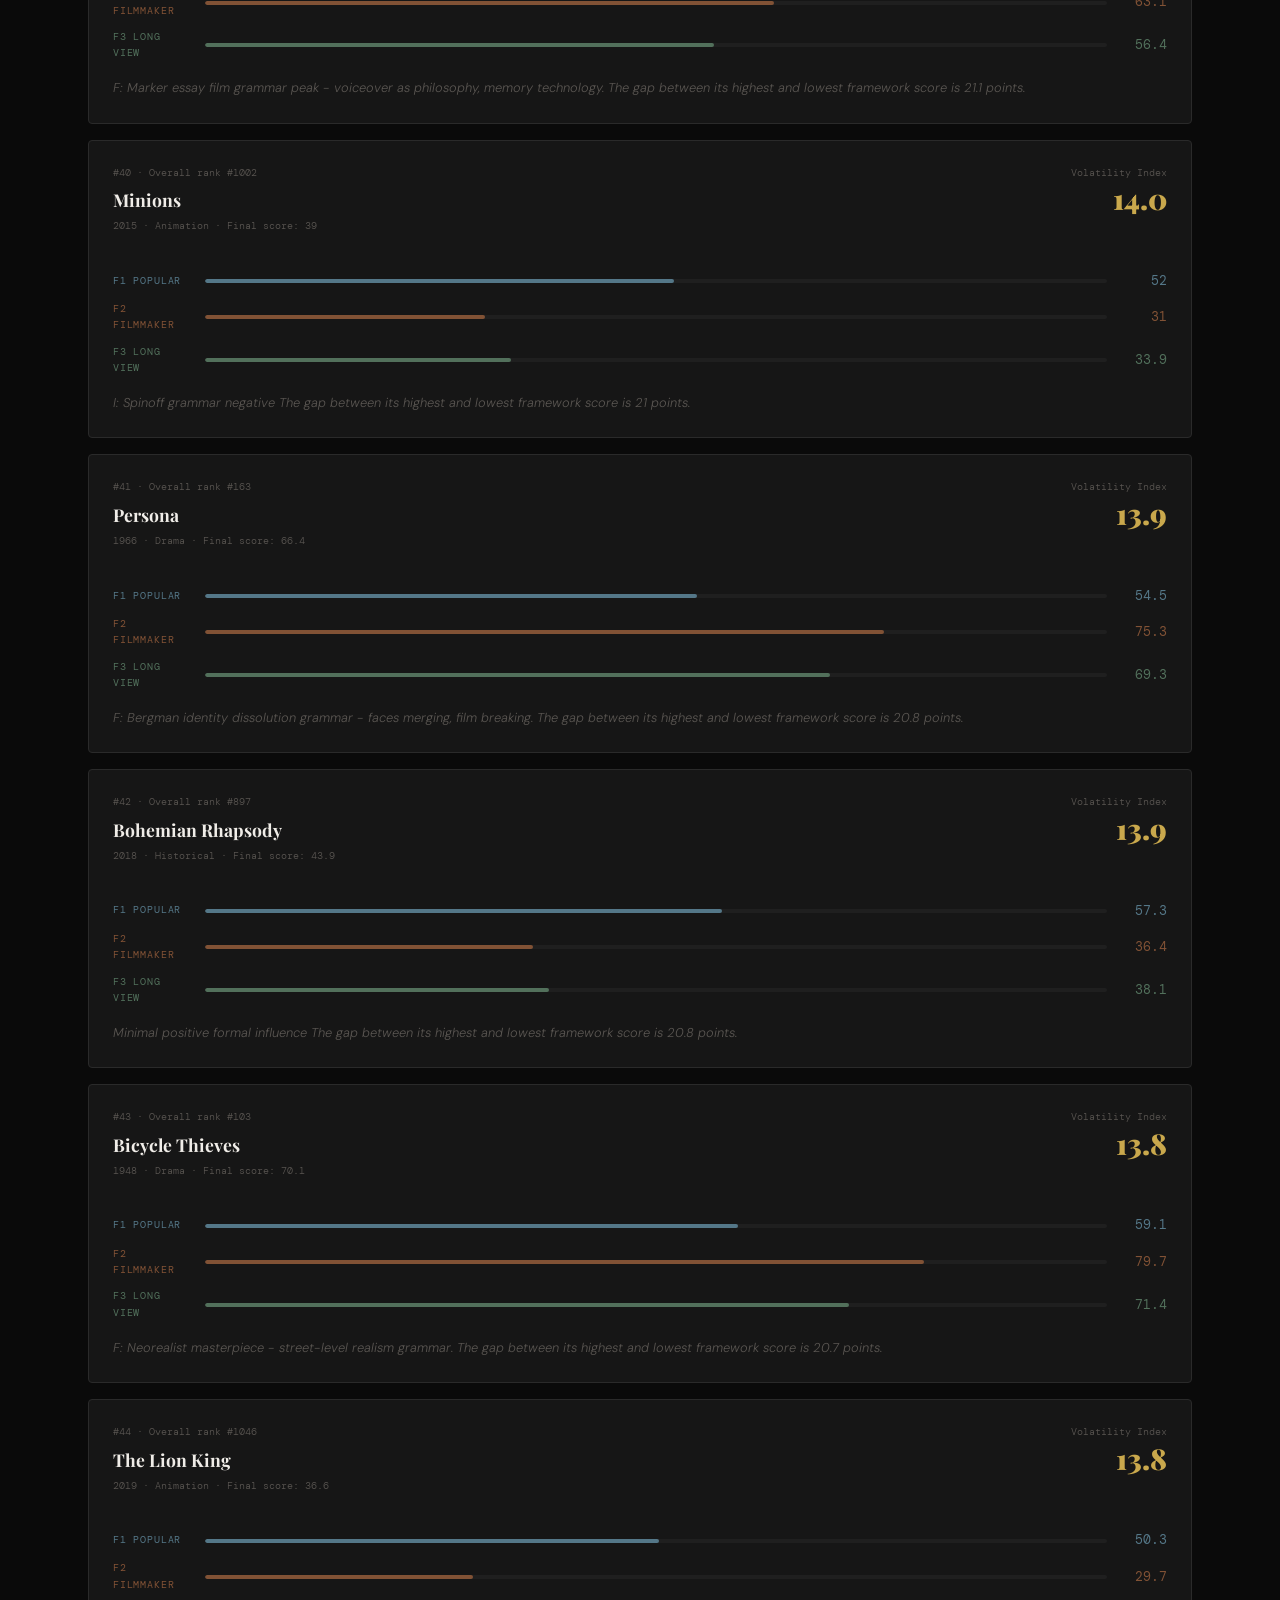
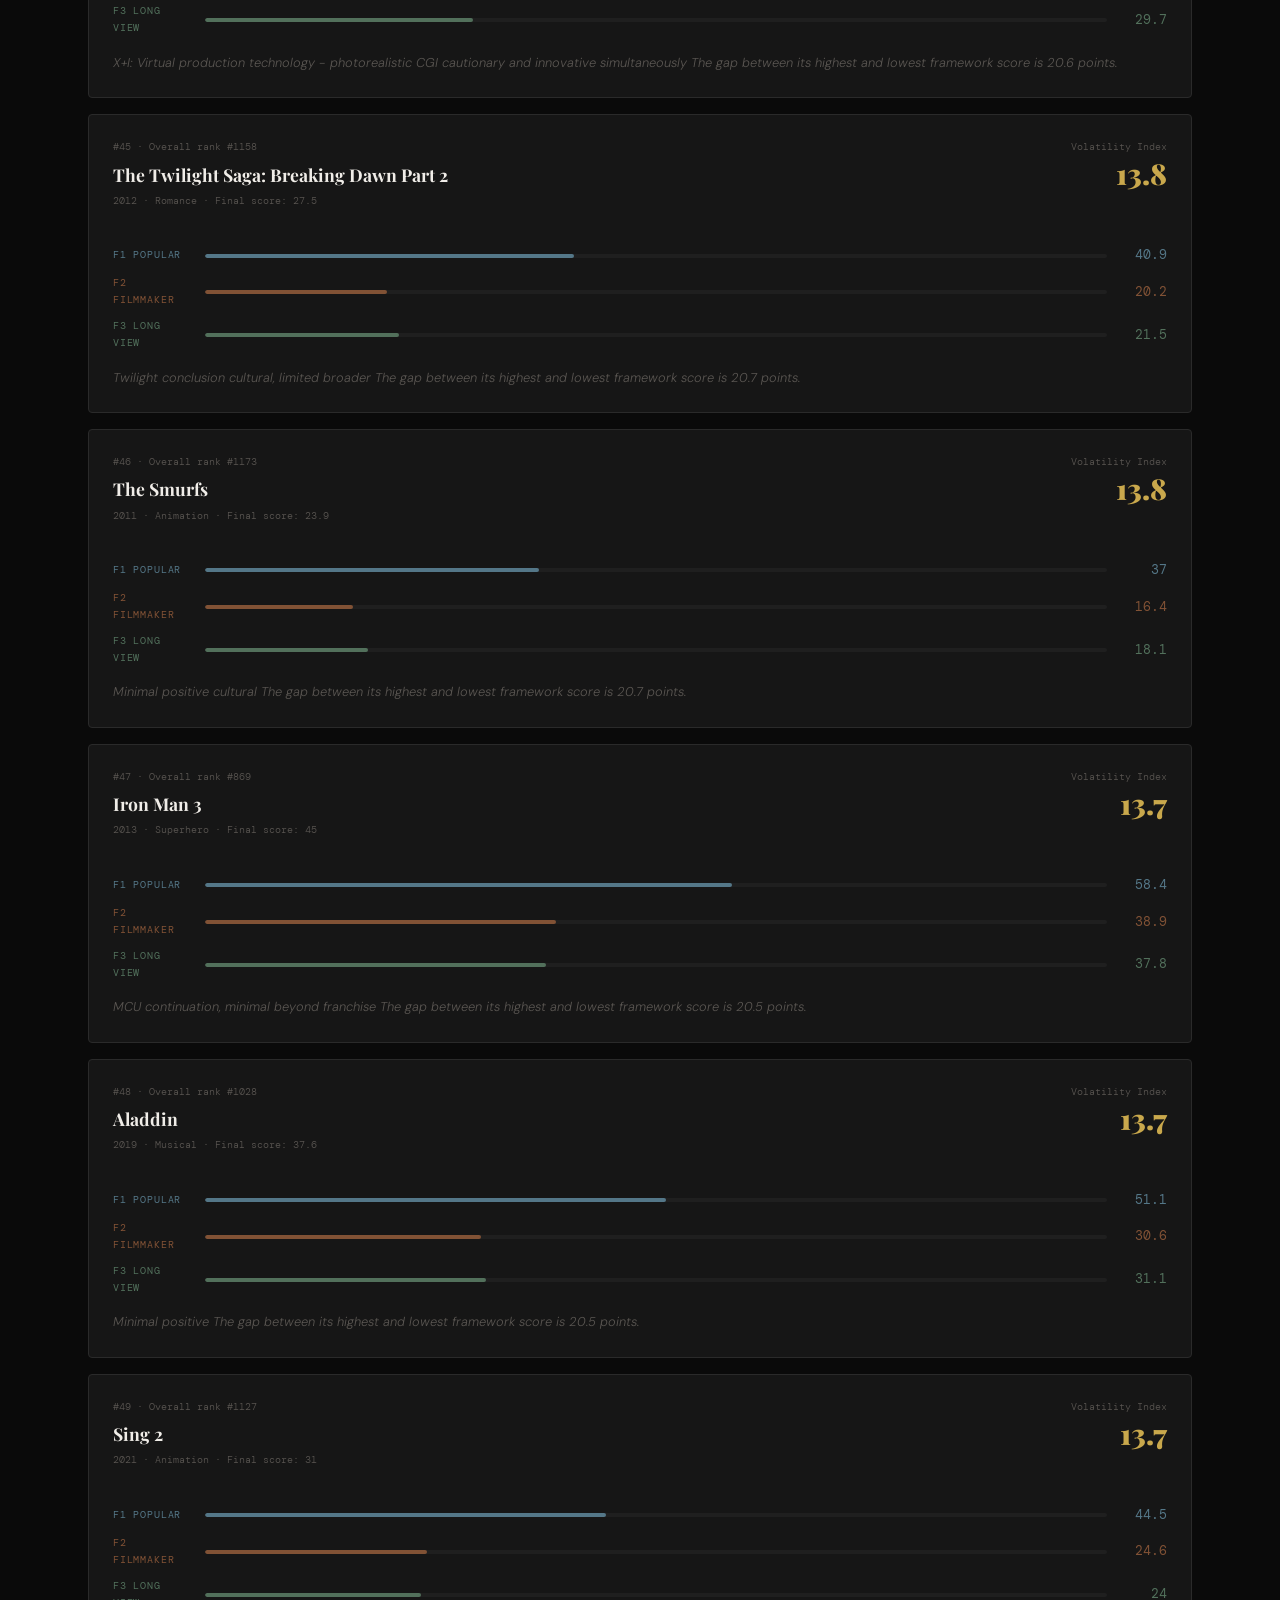
<file: contested.html>
<!DOCTYPE html>
<html lang="en">
<head>
  <!-- Google tag (gtag.js) -->
<script async src="https://www.googletagmanager.com/gtag/js?id=G-0618YDJ2DG"></script>
<script>
  window.dataLayer = window.dataLayer || [];
  function gtag(){dataLayer.push(arguments);}
  gtag('js', new Date());

  gtag('config', 'G-0618YDJ2DG');
</script>
  <meta charset="UTF-8">
  <meta name="viewport" content="width=device-width, initial-scale=1.0">
  <title>Most Contested — No Soft Opinions: Cinema</title>
  <meta name="description" content="The films where the three frameworks disagree most. High volatility index — where popular verdict, filmmaker consensus, and the long view point in different directions.">
  <link rel="stylesheet" href="style.css">
</head>
<body>

  <nav class="site-nav">
    <div class="nav-inner">
      <a href="index.html" class="nav-brand">
        <span class="nav-brand-main">No Soft Opinions</span>
        <span class="nav-brand-sub">Cinema</span>
      </a>
      <ul class="nav-links">
        <li><a href="index.html">Home</a></li>
        <li><a href="ranking.html">The Ranking</a></li>
        <li class="nav-dropdown">
          <button class="nav-dropdown-toggle">Explore</button>
          <div class="nav-dropdown-menu">
            <a href="decades.html">By Decade</a>
            <a href="genres.html">By Genre</a>
            <a href="peaked-faded.html">Peaked &amp; Faded</a>
          </div>
        </li>
        <li><a href="contested.html" class="active">Most Contested</a></li>
        <li><a href="blindspots.html">Blind Spots</a></li>
        <li><a href="dataset.html">Dataset</a></li>
        <li><a href="about.html">About</a></li>
      </ul>
      <button class="nav-toggle" aria-label="Menu" onclick="document.getElementById('nav-drawer').classList.toggle('open')">
        <span></span><span></span><span></span>
      </button>
    </div>
  </nav>
  <div class="nav-drawer" id="nav-drawer">
    <a href="index.html">Home</a>
    <a href="ranking.html">The Ranking</a>
    <span style="display:block; padding:0.5rem 0 0.2rem; font-family:var(--font-mono); font-size:0.6rem; letter-spacing:0.15em; text-transform:uppercase; color:var(--gold-dim); border-bottom:1px solid var(--border);">Explore</span>
    <a href="decades.html" style="padding-left:1rem;">By Decade</a>
    <a href="genres.html" style="padding-left:1rem;">By Genre</a>
    <a href="peaked-faded.html" style="padding-left:1rem;">Peaked &amp; Faded</a>
    <a href="contested.html" class="active">Most Contested</a>
    <a href="blindspots.html">Blind Spots</a>
    <a href="dataset.html">Dataset</a>
    <a href="about.html">About</a>
  </div>

  <div class="page-wrapper">
    <header class="page-header">
      <div class="page-header-inner">
        <span class="page-label">Framework Disagreement</span>
        <h1 class="page-title">Most Contested</h1>
        <p class="page-subtitle">Where F1, F2, and F3 diverge most sharply. The volatility index measures the spread between the three framework scores. These gaps are not errors — they are the most honest thing in the index. A high volatility score means the three philosophical positions on cinematic value genuinely disagree about this film.</p>
      </div>
    </header>

    <div class="container">

      <!-- Gap direction filter -->
      <div class="filters-bar" style="margin-bottom:2rem;">
        <div class="filter-group">
          <label class="filter-label">Gap Direction</label>
          <select class="filter-select" id="gap-filter">
            <option value="volatility">All — by volatility index</option>
            <option value="f2_minus_f1">Filmmaker over Popular (F2 &gt; F1)</option>
            <option value="f1_minus_f2">Popular over Filmmaker (F1 &gt; F2)</option>
            <option value="f3_minus_f1">Long View over Popular (F3 &gt; F1)</option>
            <option value="f1_minus_f3">Popular over Long View (F1 &gt; F3)</option>
            <option value="f3_minus_f2">Long View over Filmmaker (F3 &gt; F2)</option>
            <option value="f2_minus_f3">Filmmaker over Long View (F2 &gt; F3)</option>
          </select>
        </div>
        <div class="filter-count" id="contested-count"></div>
      </div>

      <div id="contested-container">
        <div class="loading">Loading contested films…</div>
      </div>

    </div>
  </div>

  <footer class="site-footer">
    <div class="footer-inner">
      <div>
        <div class="footer-brand-name">No Soft Opinions</div>
        <div class="footer-brand-sub">Cinema</div>
        <p class="footer-desc">1,114 films selected by methodology. 74 added by hand. 10 added as 2026 Oscar nominees. 1,188 total.</p>
      </div>
      <nav class="footer-links">
        <a href="index.html">Home</a>
        <a href="ranking.html">The Ranking</a>
        <a href="about.html">About & Methodology</a>
        <a href="dataset.html">The Dataset</a>
      </nav>
    </div>
    <div class="footer-base">
      <span class="footer-credit">Built in conversation with <a href="https://anthropic.com" target="_blank">Claude</a> by <a href="https://twitter.com/cjk_1983" target="_blank">@cjk_1983</a>.</span>
    </div>
  </footer>

  <script src="contested.js"></script>
</body>
</html>
</file>
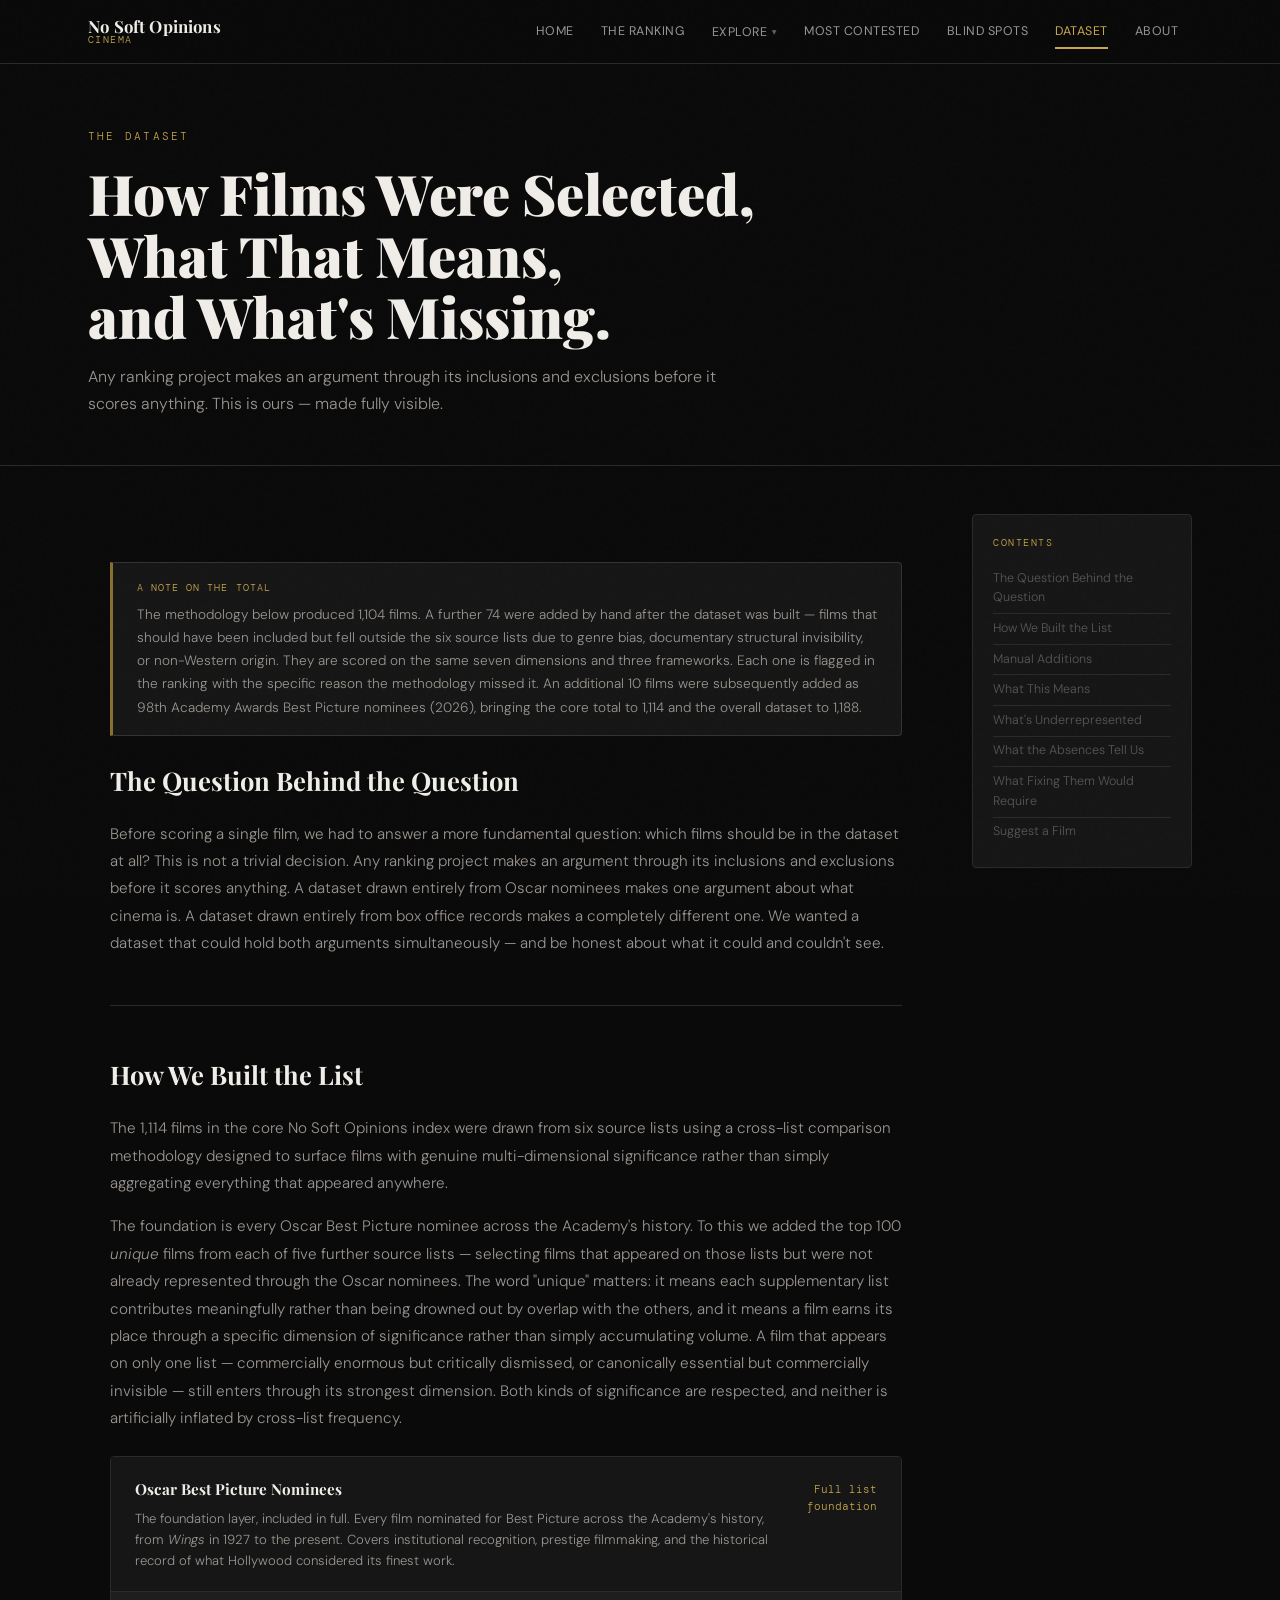
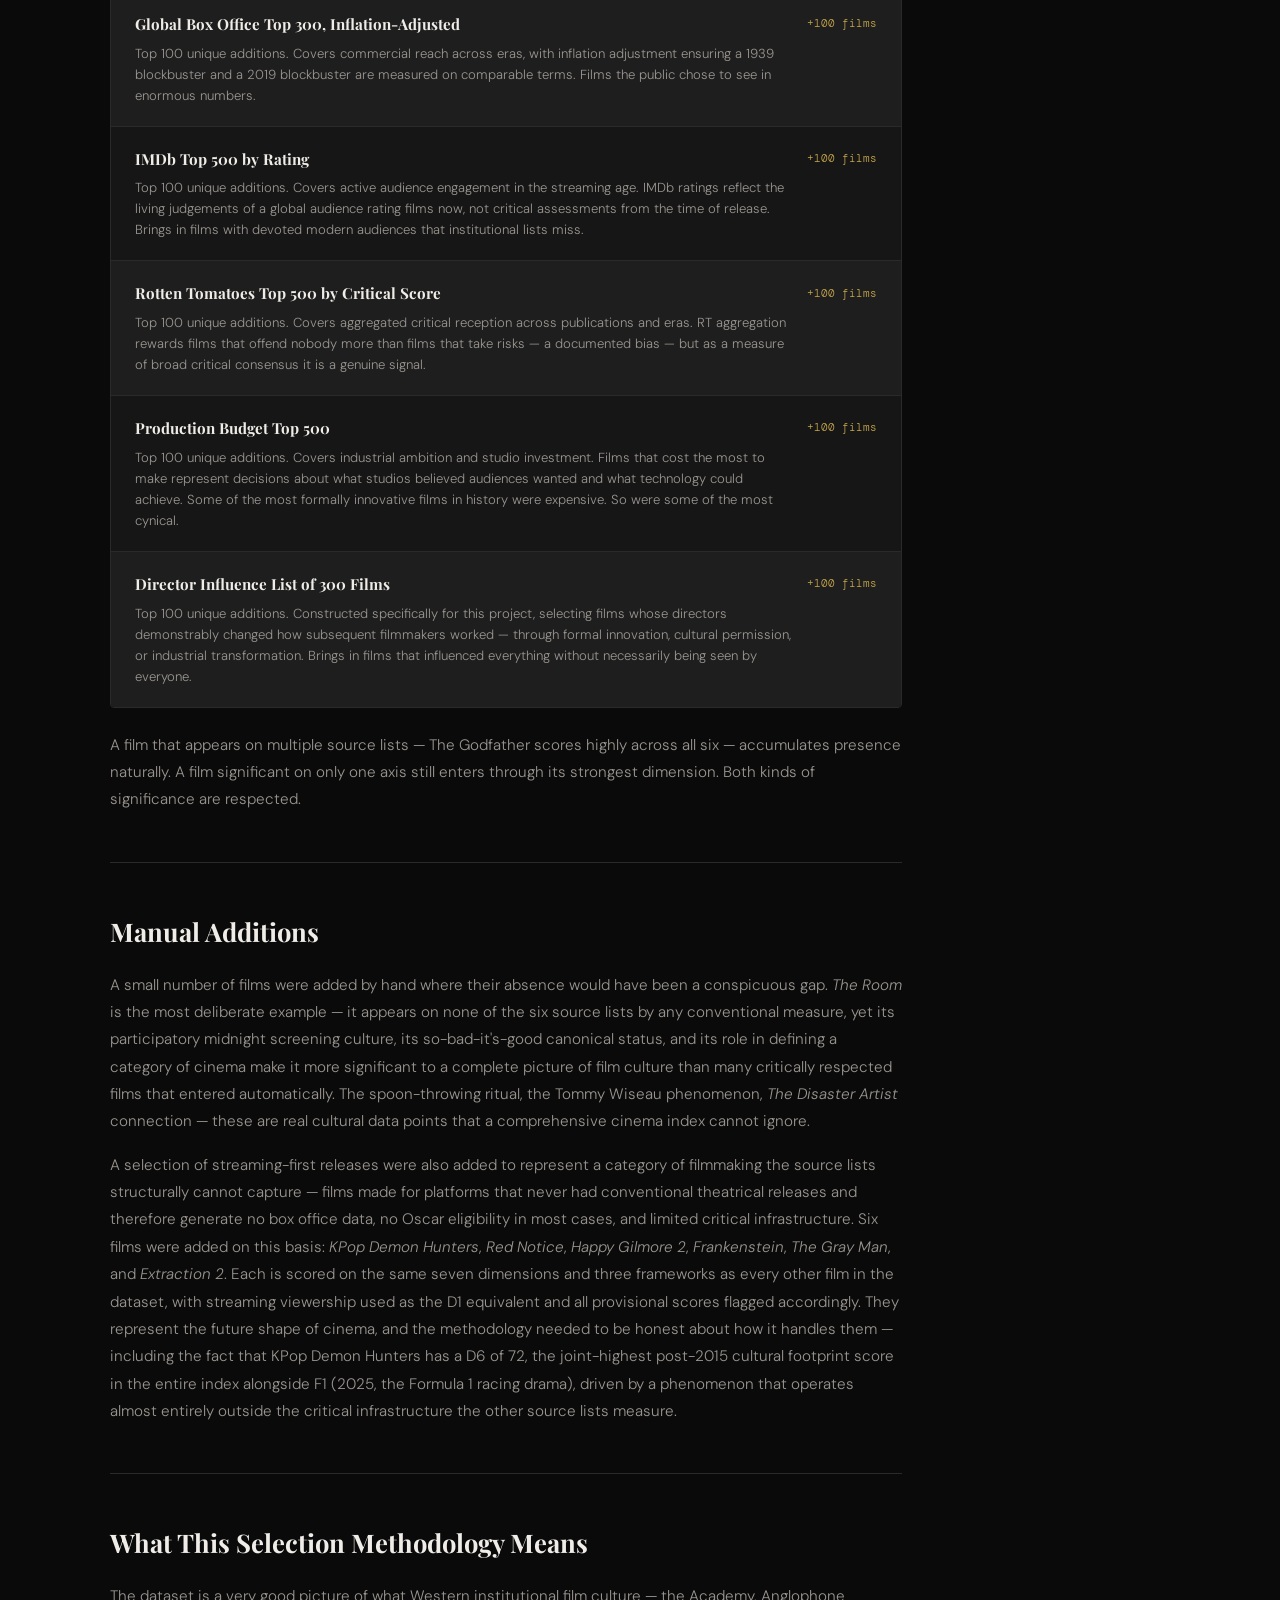
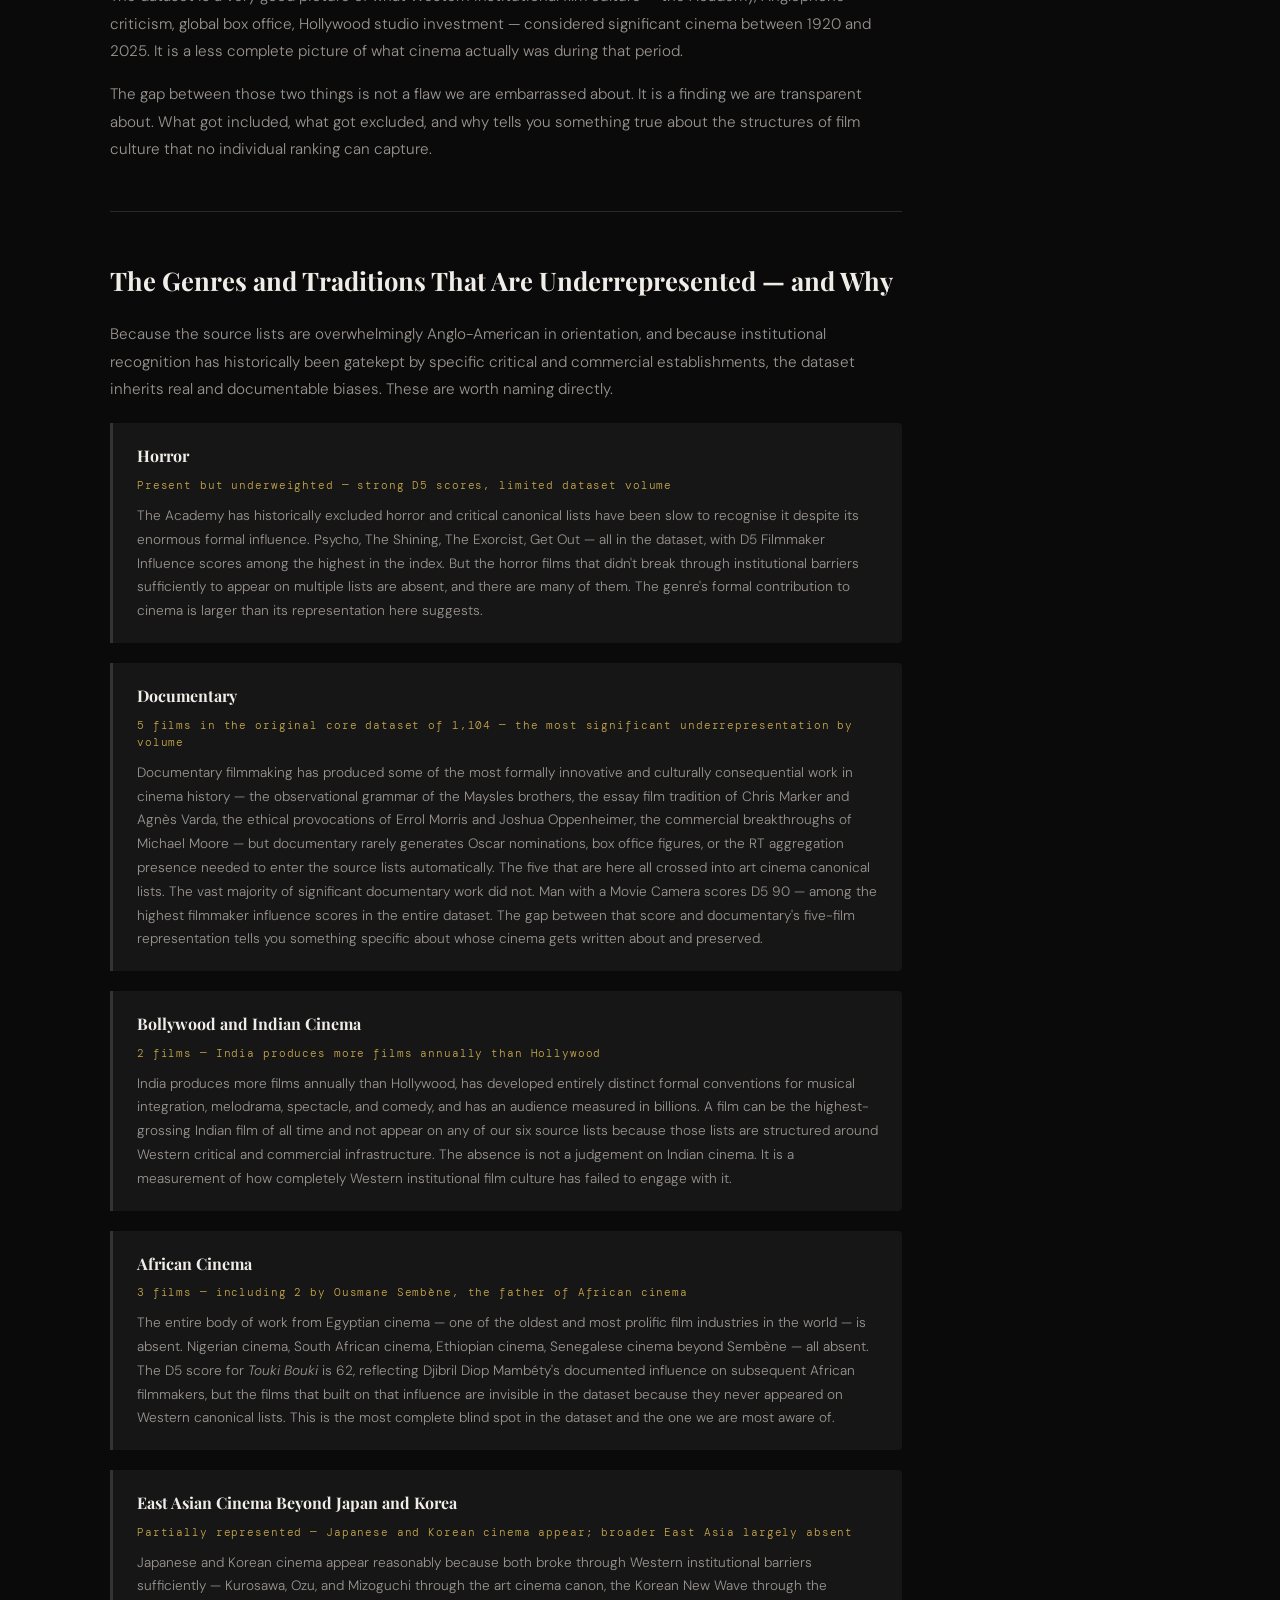
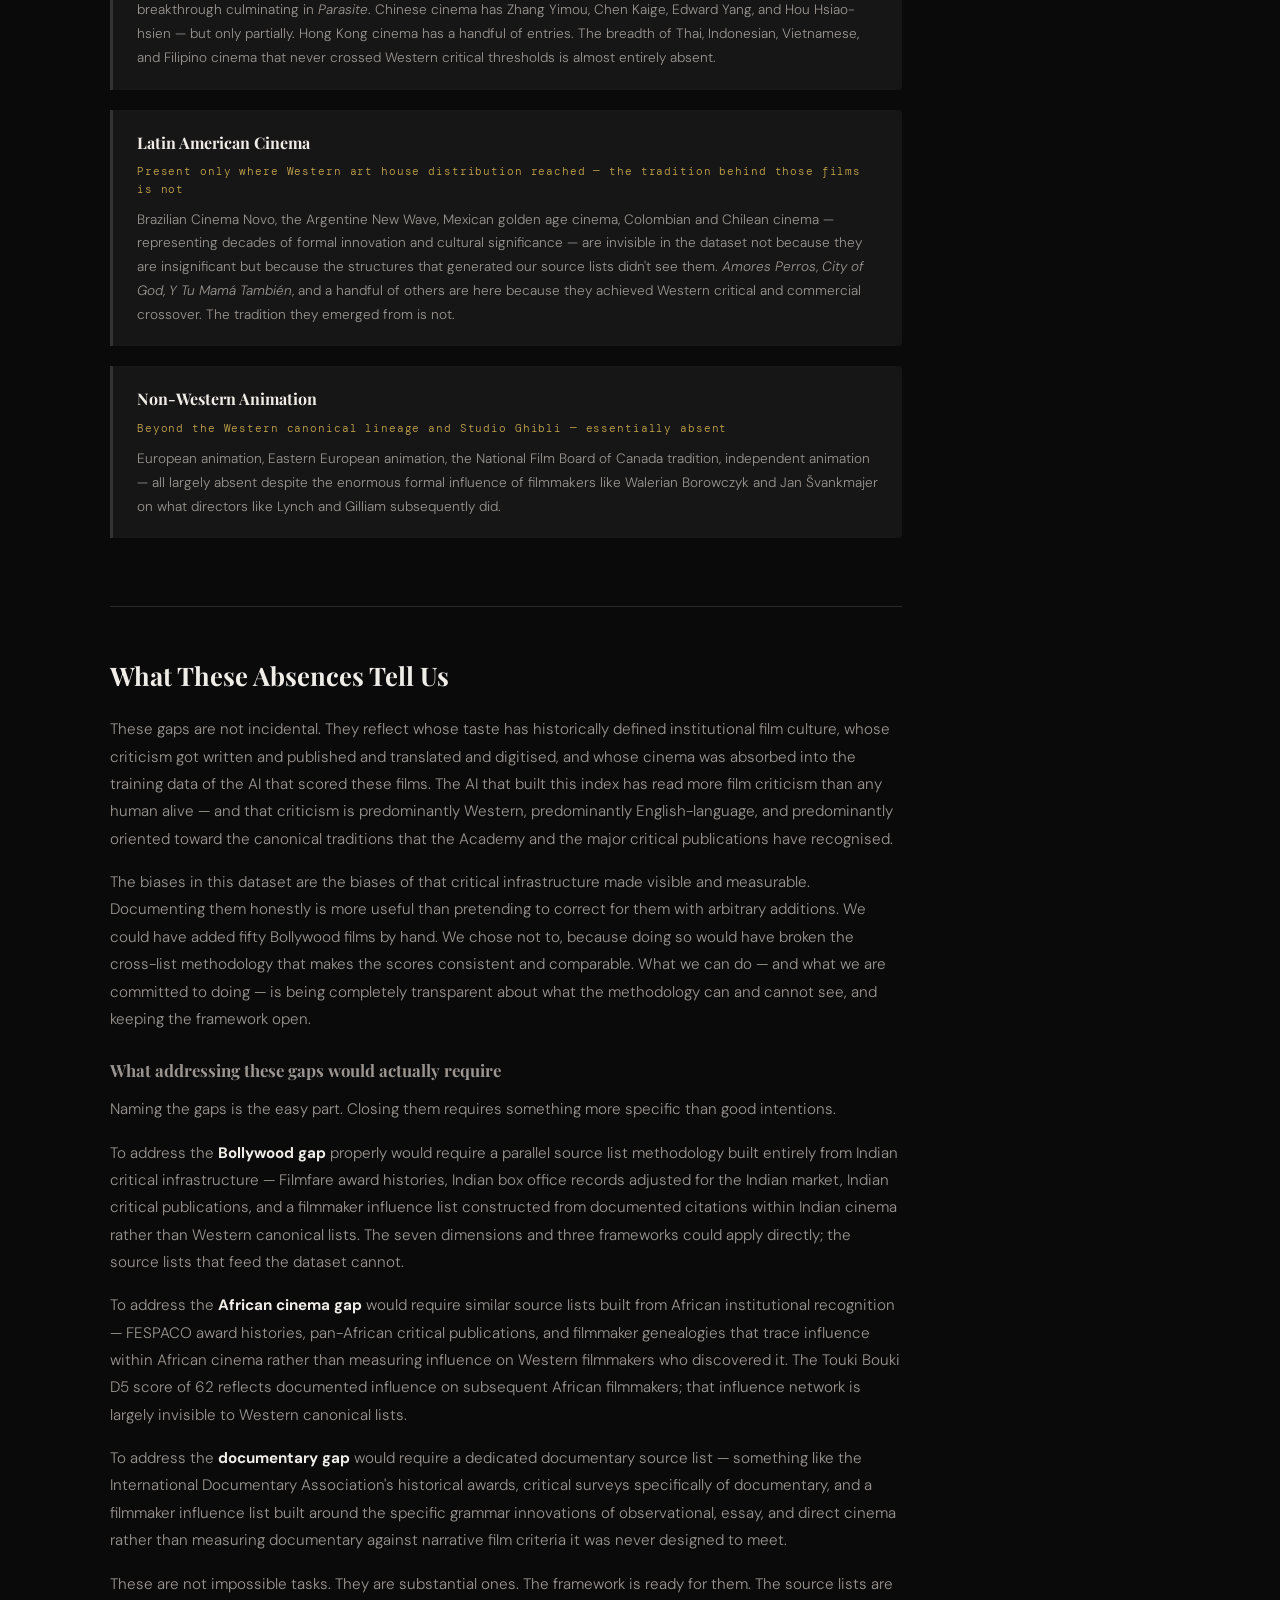
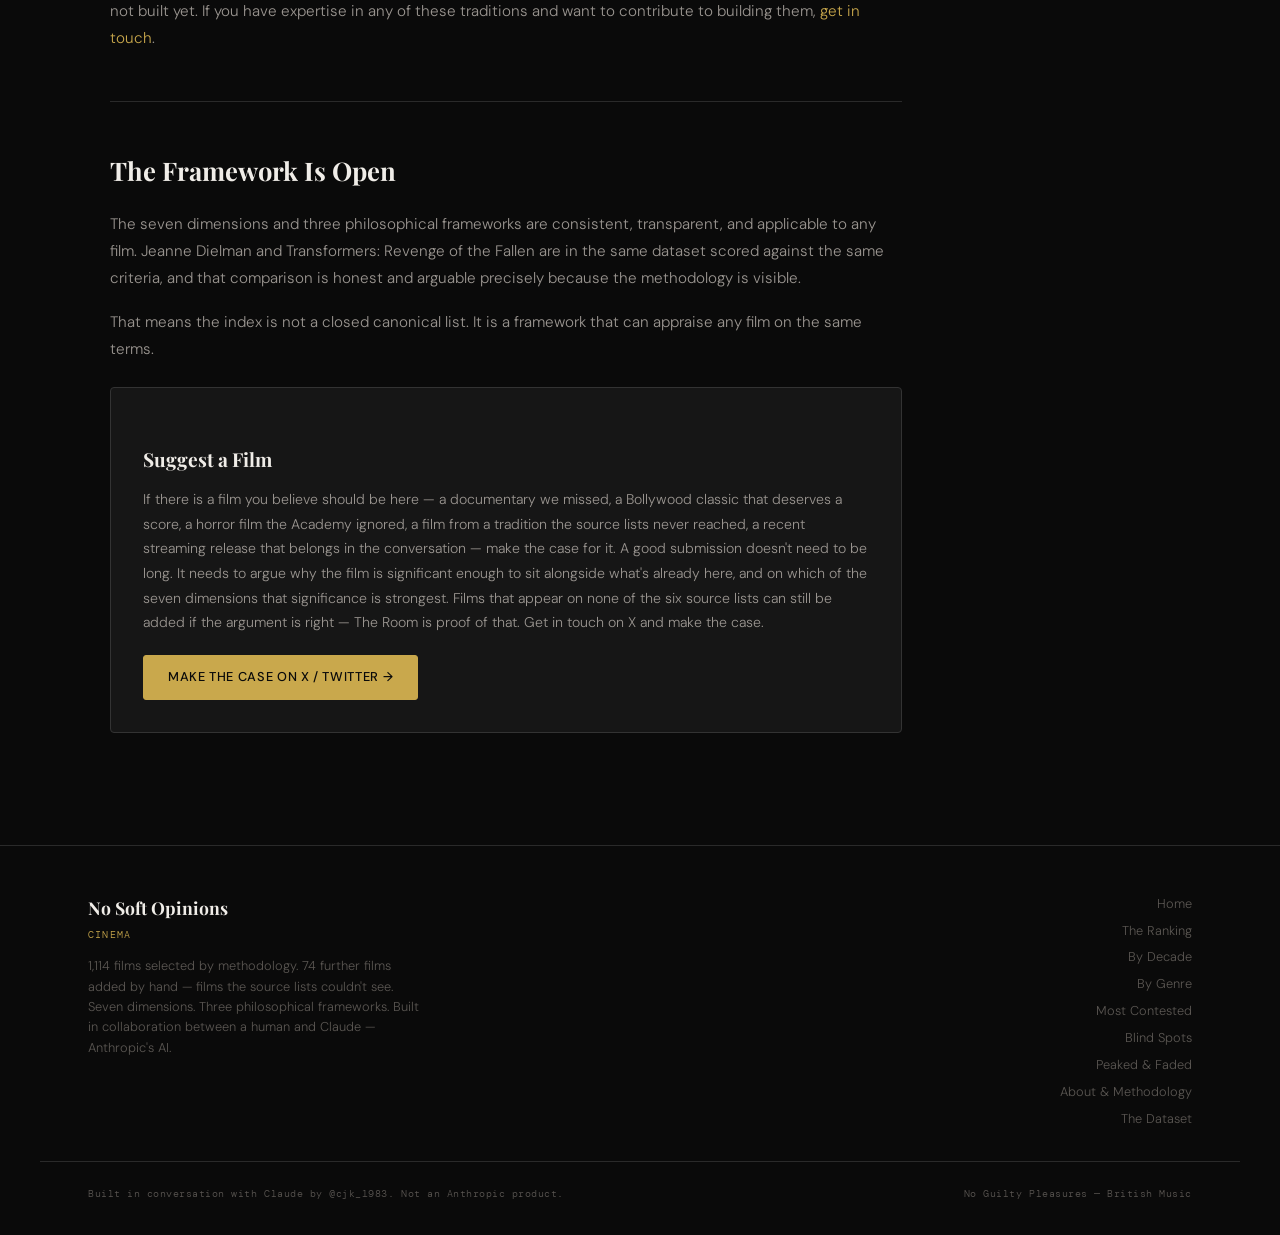
<file: dataset.html>
<!DOCTYPE html>
<html lang="en">
<head>
  <!-- Google tag (gtag.js) -->
<script async src="https://www.googletagmanager.com/gtag/js?id=G-0618YDJ2DG"></script>
<script>
  window.dataLayer = window.dataLayer || [];
  function gtag(){dataLayer.push(arguments);}
  gtag('js', new Date());

  gtag('config', 'G-0618YDJ2DG');
</script>
  <meta charset="UTF-8">
  <meta name="viewport" content="width=device-width, initial-scale=1.0">
  <title>The Dataset — No Soft Opinions: Cinema</title>
  <meta name="description" content="How 1,114 films were selected, what that means, and what's missing. The honest account of the dataset's inclusions, exclusions, and the structural biases they reveal.">
  <link rel="stylesheet" href="style.css">
  <style>
    .dataset-layout {
      display: grid;
      grid-template-columns: 1fr 220px;
      gap: 3rem;
      align-items: start;
    }

    @media (max-width: 800px) {
      .dataset-layout { grid-template-columns: 1fr; }
      .dataset-toc { display: none; }
    }

    .dataset-toc {
      position: sticky;
      top: calc(var(--nav-height) + 2rem);
      background: var(--surface);
      border: 1px solid var(--border);
      border-radius: 4px;
      padding: 1.25rem;
    }

    .dataset-toc-title {
      font-family: var(--font-mono);
      font-size: 0.65rem;
      letter-spacing: 0.15em;
      text-transform: uppercase;
      color: var(--gold);
      margin-bottom: 0.75rem;
    }

    .dataset-toc a {
      display: block;
      color: var(--text-muted);
      padding: 0.3rem 0;
      border-bottom: 1px solid var(--border);
      font-size: 0.78rem;
      transition: color var(--transition);
    }

    .dataset-toc a:last-child { border-bottom: none; }
    .dataset-toc a:hover { color: var(--gold); }

    .source-list {
      display: flex;
      flex-direction: column;
      gap: 0;
      margin: 1.5rem 0;
      border: 1px solid var(--border);
      border-radius: 4px;
      overflow: hidden;
    }

    .source-item {
      padding: 1.25rem 1.5rem;
      border-bottom: 1px solid var(--border);
      display: grid;
      grid-template-columns: 1fr auto;
      gap: 1rem;
      align-items: start;
    }

    .source-item:last-child { border-bottom: none; }

    .source-item:nth-child(odd) { background: var(--surface); }
    .source-item:nth-child(even) { background: var(--surface-2); }

    .source-name {
      font-family: var(--font-display);
      font-size: 0.95rem;
      font-weight: 700;
      color: var(--text-primary);
      margin-bottom: 0.4rem;
    }

    .source-desc {
      font-size: 0.82rem;
      color: var(--text-secondary);
      line-height: 1.6;
    }

    .source-count {
      font-family: var(--font-mono);
      font-size: 0.7rem;
      color: var(--gold);
      white-space: nowrap;
      text-align: right;
      padding-top: 0.2rem;
    }

    .absence-block {
      border-left: 3px solid var(--border-light);
      padding: 1.25rem 1.5rem;
      margin: 1.25rem 0;
      background: var(--surface);
      border-radius: 0 4px 4px 0;
      transition: border-color var(--transition);
    }

    .absence-block:hover {
      border-left-color: var(--gold-dim);
    }

    .absence-title {
      font-family: var(--font-display);
      font-size: 1rem;
      font-weight: 700;
      color: var(--text-primary);
      margin-bottom: 0.5rem;
    }

    .absence-stat {
      font-family: var(--font-mono);
      font-size: 0.68rem;
      letter-spacing: 0.08em;
      color: var(--gold);
      margin-bottom: 0.6rem;
    }

    .absence-block p {
      font-size: 0.85rem;
      line-height: 1.75;
      color: var(--text-secondary);
      margin: 0;
    }

    .cta-block {
      background: var(--surface);
      border: 1px solid var(--border-light);
      border-radius: 4px;
      padding: 2rem;
      margin-top: 1.5rem;
    }

    .cta-block h3 {
      font-family: var(--font-display);
      font-size: 1.2rem;
      font-weight: 700;
      color: var(--text-primary);
      margin-bottom: 0.75rem;
    }

    .cta-block p {
      font-size: 0.88rem;
      line-height: 1.75;
      color: var(--text-secondary);
      margin-bottom: 1.25rem;
    }
  </style>
</head>
<body>

  <nav class="site-nav">
    <div class="nav-inner">
      <a href="index.html" class="nav-brand">
        <span class="nav-brand-main">No Soft Opinions</span>
        <span class="nav-brand-sub">Cinema</span>
      </a>
      <ul class="nav-links">
        <li><a href="index.html">Home</a></li>
        <li><a href="ranking.html">The Ranking</a></li>
        <li class="nav-dropdown">
          <button class="nav-dropdown-toggle">Explore</button>
          <div class="nav-dropdown-menu">
            <a href="decades.html">By Decade</a>
            <a href="genres.html">By Genre</a>
            <a href="peaked-faded.html">Peaked &amp; Faded</a>
          </div>
        </li>
        <li><a href="contested.html">Most Contested</a></li>
        <li><a href="blindspots.html">Blind Spots</a></li>
        <li><a href="dataset.html" class="active">Dataset</a></li>
        <li><a href="about.html">About</a></li>
      </ul>
      <button class="nav-toggle" aria-label="Menu" onclick="document.getElementById('nav-drawer').classList.toggle('open')">
        <span></span><span></span><span></span>
      </button>
    </div>
  </nav>
  <div class="nav-drawer" id="nav-drawer">
    <a href="index.html">Home</a>
    <a href="ranking.html">The Ranking</a>
    <span style="display:block; padding:0.5rem 0 0.2rem; font-family:var(--font-mono); font-size:0.6rem; letter-spacing:0.15em; text-transform:uppercase; color:var(--gold-dim); border-bottom:1px solid var(--border);">Explore</span>
    <a href="decades.html" style="padding-left:1rem;">By Decade</a>
    <a href="genres.html" style="padding-left:1rem;">By Genre</a>
    <a href="peaked-faded.html" style="padding-left:1rem;">Peaked &amp; Faded</a>
    <a href="contested.html">Most Contested</a>
    <a href="blindspots.html">Blind Spots</a>
    <a href="dataset.html" class="active">Dataset</a>
    <a href="about.html">About</a>
  </div>

  <div class="page-wrapper">
    <header class="page-header">
      <div class="page-header-inner">
        <span class="page-label">The Dataset</span>
        <h1 class="page-title">How Films Were Selected,<br>What That Means,<br>and What's Missing.</h1>
        <p class="page-subtitle">Any ranking project makes an argument through its inclusions and exclusions before it scores anything. This is ours — made fully visible.</p>
      </div>
    </header>

    <div class="container">
      <div class="dataset-layout">

        <div>

          <!-- THE QUESTION BEHIND THE QUESTION -->
          <section class="about-section" id="question">
            <div style="background:var(--surface); border:1px solid var(--border-light); border-left:3px solid var(--gold-dim); border-radius:0 4px 4px 0; padding:1rem 1.5rem; margin-bottom:1.5rem;"><p style="font-size:0.85rem; line-height:1.7; color:var(--text-secondary); margin:0;"><span style="font-family:var(--font-mono); font-size:0.65rem; letter-spacing:0.1em; text-transform:uppercase; color:var(--gold); display:block; margin-bottom:0.4rem;">A note on the total</span>The methodology below produced 1,104 films. A further 74 were added by hand after the dataset was built — films that should have been included but fell outside the six source lists due to genre bias, documentary structural invisibility, or non-Western origin. They are scored on the same seven dimensions and three frameworks. Each one is flagged in the ranking with the specific reason the methodology missed it. An additional 10 films were subsequently added as 98th Academy Awards Best Picture nominees (2026), bringing the core total to 1,114 and the overall dataset to 1,188.</p></div>
            <h2>The Question Behind the Question</h2>
            <p>Before scoring a single film, we had to answer a more fundamental question: which films should be in the dataset at all? This is not a trivial decision. Any ranking project makes an argument through its inclusions and exclusions before it scores anything. A dataset drawn entirely from Oscar nominees makes one argument about what cinema is. A dataset drawn entirely from box office records makes a completely different one. We wanted a dataset that could hold both arguments simultaneously — and be honest about what it could and couldn't see.</p>
          </section>

          <!-- HOW WE BUILT THE LIST -->
          <section class="about-section" id="methodology">
            <h2>How We Built the List</h2>
            <p>The 1,114 films in the core No Soft Opinions index were drawn from six source lists using a cross-list comparison methodology designed to surface films with genuine multi-dimensional significance rather than simply aggregating everything that appeared anywhere.</p>
            <p>The foundation is every Oscar Best Picture nominee across the Academy's history. To this we added the top 100 <em>unique</em> films from each of five further source lists — selecting films that appeared on those lists but were not already represented through the Oscar nominees. The word "unique" matters: it means each supplementary list contributes meaningfully rather than being drowned out by overlap with the others, and it means a film earns its place through a specific dimension of significance rather than simply accumulating volume. A film that appears on only one list — commercially enormous but critically dismissed, or canonically essential but commercially invisible — still enters through its strongest dimension. Both kinds of significance are respected, and neither is artificially inflated by cross-list frequency.</p>

            <div class="source-list">
              <div class="source-item">
                <div>
                  <div class="source-name">Oscar Best Picture Nominees</div>
                  <div class="source-desc">The foundation layer, included in full. Every film nominated for Best Picture across the Academy's history, from <em>Wings</em> in 1927 to the present. Covers institutional recognition, prestige filmmaking, and the historical record of what Hollywood considered its finest work.</div>
                </div>
                <div class="source-count">Full list<br>foundation</div>
              </div>
              <div class="source-item">
                <div>
                  <div class="source-name">Global Box Office Top 300, Inflation-Adjusted</div>
                  <div class="source-desc">Top 100 unique additions. Covers commercial reach across eras, with inflation adjustment ensuring a 1939 blockbuster and a 2019 blockbuster are measured on comparable terms. Films the public chose to see in enormous numbers.</div>
                </div>
                <div class="source-count">+100 films</div>
              </div>
              <div class="source-item">
                <div>
                  <div class="source-name">IMDb Top 500 by Rating</div>
                  <div class="source-desc">Top 100 unique additions. Covers active audience engagement in the streaming age. IMDb ratings reflect the living judgements of a global audience rating films now, not critical assessments from the time of release. Brings in films with devoted modern audiences that institutional lists miss.</div>
                </div>
                <div class="source-count">+100 films</div>
              </div>
              <div class="source-item">
                <div>
                  <div class="source-name">Rotten Tomatoes Top 500 by Critical Score</div>
                  <div class="source-desc">Top 100 unique additions. Covers aggregated critical reception across publications and eras. RT aggregation rewards films that offend nobody more than films that take risks — a documented bias — but as a measure of broad critical consensus it is a genuine signal.</div>
                </div>
                <div class="source-count">+100 films</div>
              </div>
              <div class="source-item">
                <div>
                  <div class="source-name">Production Budget Top 500</div>
                  <div class="source-desc">Top 100 unique additions. Covers industrial ambition and studio investment. Films that cost the most to make represent decisions about what studios believed audiences wanted and what technology could achieve. Some of the most formally innovative films in history were expensive. So were some of the most cynical.</div>
                </div>
                <div class="source-count">+100 films</div>
              </div>
              <div class="source-item">
                <div>
                  <div class="source-name">Director Influence List of 300 Films</div>
                  <div class="source-desc">Top 100 unique additions. Constructed specifically for this project, selecting films whose directors demonstrably changed how subsequent filmmakers worked — through formal innovation, cultural permission, or industrial transformation. Brings in films that influenced everything without necessarily being seen by everyone.</div>
                </div>
                <div class="source-count">+100 films</div>
              </div>
            </div>

            <p>A film that appears on multiple source lists — The Godfather scores highly across all six — accumulates presence naturally. A film significant on only one axis still enters through its strongest dimension. Both kinds of significance are respected.</p>
          </section>

          <!-- MANUAL ADDITIONS -->
          <section class="about-section" id="additions">
            <h2>Manual Additions</h2>
            <p>A small number of films were added by hand where their absence would have been a conspicuous gap. <em>The Room</em> is the most deliberate example — it appears on none of the six source lists by any conventional measure, yet its participatory midnight screening culture, its so-bad-it's-good canonical status, and its role in defining a category of cinema make it more significant to a complete picture of film culture than many critically respected films that entered automatically. The spoon-throwing ritual, the Tommy Wiseau phenomenon, <em>The Disaster Artist</em> connection — these are real cultural data points that a comprehensive cinema index cannot ignore.</p>
            <p>A selection of streaming-first releases were also added to represent a category of filmmaking the source lists structurally cannot capture — films made for platforms that never had conventional theatrical releases and therefore generate no box office data, no Oscar eligibility in most cases, and limited critical infrastructure. Six films were added on this basis: <em>KPop Demon Hunters</em>, <em>Red Notice</em>, <em>Happy Gilmore 2</em>, <em>Frankenstein</em>, <em>The Gray Man</em>, and <em>Extraction 2</em>. Each is scored on the same seven dimensions and three frameworks as every other film in the dataset, with streaming viewership used as the D1 equivalent and all provisional scores flagged accordingly. They represent the future shape of cinema, and the methodology needed to be honest about how it handles them — including the fact that KPop Demon Hunters has a D6 of 72, the joint-highest post-2015 cultural footprint score in the entire index alongside F1 (2025, the Formula 1 racing drama), driven by a phenomenon that operates almost entirely outside the critical infrastructure the other source lists measure.</p>
          </section>

          <!-- WHAT THIS MEANS -->
          <section class="about-section" id="what-it-means">
            <h2>What This Selection Methodology Means</h2>
            <p>The dataset is a very good picture of what Western institutional film culture — the Academy, Anglophone criticism, global box office, Hollywood studio investment — considered significant cinema between 1920 and 2025. It is a less complete picture of what cinema actually was during that period.</p>
            <p>The gap between those two things is not a flaw we are embarrassed about. It is a finding we are transparent about. What got included, what got excluded, and why tells you something true about the structures of film culture that no individual ranking can capture.</p>
          </section>

          <!-- ABSENCES -->
          <section class="about-section" id="absences">
            <h2>The Genres and Traditions That Are Underrepresented — and Why</h2>
            <p>Because the source lists are overwhelmingly Anglo-American in orientation, and because institutional recognition has historically been gatekept by specific critical and commercial establishments, the dataset inherits real and documentable biases. These are worth naming directly.</p>

            <div class="absence-block">
              <div class="absence-title">Horror</div>
              <div class="absence-stat">Present but underweighted — strong D5 scores, limited dataset volume</div>
              <p>The Academy has historically excluded horror and critical canonical lists have been slow to recognise it despite its enormous formal influence. Psycho, The Shining, The Exorcist, Get Out — all in the dataset, with D5 Filmmaker Influence scores among the highest in the index. But the horror films that didn't break through institutional barriers sufficiently to appear on multiple lists are absent, and there are many of them. The genre's formal contribution to cinema is larger than its representation here suggests.</p>
            </div>

            <div class="absence-block">
              <div class="absence-title">Documentary</div>
              <div class="absence-stat">5 films in the original core dataset of 1,104 — the most significant underrepresentation by volume</div>
              <p>Documentary filmmaking has produced some of the most formally innovative and culturally consequential work in cinema history — the observational grammar of the Maysles brothers, the essay film tradition of Chris Marker and Agnès Varda, the ethical provocations of Errol Morris and Joshua Oppenheimer, the commercial breakthroughs of Michael Moore — but documentary rarely generates Oscar nominations, box office figures, or the RT aggregation presence needed to enter the source lists automatically. The five that are here all crossed into art cinema canonical lists. The vast majority of significant documentary work did not. Man with a Movie Camera scores D5 90 — among the highest filmmaker influence scores in the entire dataset. The gap between that score and documentary's five-film representation tells you something specific about whose cinema gets written about and preserved.</p>
            </div>

            <div class="absence-block">
              <div class="absence-title">Bollywood and Indian Cinema</div>
              <div class="absence-stat">2 films — India produces more films annually than Hollywood</div>
              <p>India produces more films annually than Hollywood, has developed entirely distinct formal conventions for musical integration, melodrama, spectacle, and comedy, and has an audience measured in billions. A film can be the highest-grossing Indian film of all time and not appear on any of our six source lists because those lists are structured around Western critical and commercial infrastructure. The absence is not a judgement on Indian cinema. It is a measurement of how completely Western institutional film culture has failed to engage with it.</p>
            </div>

            <div class="absence-block">
              <div class="absence-title">African Cinema</div>
              <div class="absence-stat">3 films — including 2 by Ousmane Sembène, the father of African cinema</div>
              <p>The entire body of work from Egyptian cinema — one of the oldest and most prolific film industries in the world — is absent. Nigerian cinema, South African cinema, Ethiopian cinema, Senegalese cinema beyond Sembène — all absent. The D5 score for <em>Touki Bouki</em> is 62, reflecting Djibril Diop Mambéty's documented influence on subsequent African filmmakers, but the films that built on that influence are invisible in the dataset because they never appeared on Western canonical lists. This is the most complete blind spot in the dataset and the one we are most aware of.</p>
            </div>

            <div class="absence-block">
              <div class="absence-title">East Asian Cinema Beyond Japan and Korea</div>
              <div class="absence-stat">Partially represented — Japanese and Korean cinema appear; broader East Asia largely absent</div>
              <p>Japanese and Korean cinema appear reasonably because both broke through Western institutional barriers sufficiently — Kurosawa, Ozu, and Mizoguchi through the art cinema canon, the Korean New Wave through the breakthrough culminating in <em>Parasite</em>. Chinese cinema has Zhang Yimou, Chen Kaige, Edward Yang, and Hou Hsiao-hsien — but only partially. Hong Kong cinema has a handful of entries. The breadth of Thai, Indonesian, Vietnamese, and Filipino cinema that never crossed Western critical thresholds is almost entirely absent.</p>
            </div>

            <div class="absence-block">
              <div class="absence-title">Latin American Cinema</div>
              <div class="absence-stat">Present only where Western art house distribution reached — the tradition behind those films is not</div>
              <p>Brazilian Cinema Novo, the Argentine New Wave, Mexican golden age cinema, Colombian and Chilean cinema — representing decades of formal innovation and cultural significance — are invisible in the dataset not because they are insignificant but because the structures that generated our source lists didn't see them. <em>Amores Perros</em>, <em>City of God</em>, <em>Y Tu Mamá También</em>, and a handful of others are here because they achieved Western critical and commercial crossover. The tradition they emerged from is not.</p>
            </div>

            <div class="absence-block">
              <div class="absence-title">Non-Western Animation</div>
              <div class="absence-stat">Beyond the Western canonical lineage and Studio Ghibli — essentially absent</div>
              <p>European animation, Eastern European animation, the National Film Board of Canada tradition, independent animation — all largely absent despite the enormous formal influence of filmmakers like Walerian Borowczyk and Jan Švankmajer on what directors like Lynch and Gilliam subsequently did.</p>
            </div>
          </section>

          <!-- WHAT THE ABSENCES TELL US -->
          <section class="about-section" id="what-absences-mean">
            <h2>What These Absences Tell Us</h2>
            <p>These gaps are not incidental. They reflect whose taste has historically defined institutional film culture, whose criticism got written and published and translated and digitised, and whose cinema was absorbed into the training data of the AI that scored these films. The AI that built this index has read more film criticism than any human alive — and that criticism is predominantly Western, predominantly English-language, and predominantly oriented toward the canonical traditions that the Academy and the major critical publications have recognised.</p>
            <p>The biases in this dataset are the biases of that critical infrastructure made visible and measurable. Documenting them honestly is more useful than pretending to correct for them with arbitrary additions. We could have added fifty Bollywood films by hand. We chose not to, because doing so would have broken the cross-list methodology that makes the scores consistent and comparable. What we can do — and what we are committed to doing — is being completely transparent about what the methodology can and cannot see, and keeping the framework open.</p>

            <h3 style="font-family:var(--font-display); font-size:1.05rem; color:var(--text-secondary); margin-top:1.5rem; margin-bottom:0.75rem;">What addressing these gaps would actually require</h3>
            <p>Naming the gaps is the easy part. Closing them requires something more specific than good intentions.</p>
            <p>To address the <strong style="color:var(--text-primary);">Bollywood gap</strong> properly would require a parallel source list methodology built entirely from Indian critical infrastructure — Filmfare award histories, Indian box office records adjusted for the Indian market, Indian critical publications, and a filmmaker influence list constructed from documented citations within Indian cinema rather than Western canonical lists. The seven dimensions and three frameworks could apply directly; the source lists that feed the dataset cannot.</p>
            <p>To address the <strong style="color:var(--text-primary);">African cinema gap</strong> would require similar source lists built from African institutional recognition — FESPACO award histories, pan-African critical publications, and filmmaker genealogies that trace influence within African cinema rather than measuring influence on Western filmmakers who discovered it. The Touki Bouki D5 score of 62 reflects documented influence on subsequent African filmmakers; that influence network is largely invisible to Western canonical lists.</p>
            <p>To address the <strong style="color:var(--text-primary);">documentary gap</strong> would require a dedicated documentary source list — something like the International Documentary Association's historical awards, critical surveys specifically of documentary, and a filmmaker influence list built around the specific grammar innovations of observational, essay, and direct cinema rather than measuring documentary against narrative film criteria it was never designed to meet.</p>
            <p>These are not impossible tasks. They are substantial ones. The framework is ready for them. The source lists are not built yet. If you have expertise in any of these traditions and want to contribute to building them, <a href="https://x.com/cjk_1983" target="_blank" rel="noopener">get in touch</a>.</p>
          </section>

          <!-- SUGGEST A FILM -->
          <section class="about-section" id="suggest">
            <h2>The Framework Is Open</h2>
            <p>The seven dimensions and three philosophical frameworks are consistent, transparent, and applicable to any film. Jeanne Dielman and Transformers: Revenge of the Fallen are in the same dataset scored against the same criteria, and that comparison is honest and arguable precisely because the methodology is visible.</p>
            <p>That means the index is not a closed canonical list. It is a framework that can appraise any film on the same terms.</p>

            <div class="cta-block">
              <h3>Suggest a Film</h3>
              <p>If there is a film you believe should be here — a documentary we missed, a Bollywood classic that deserves a score, a horror film the Academy ignored, a film from a tradition the source lists never reached, a recent streaming release that belongs in the conversation — make the case for it. A good submission doesn't need to be long. It needs to argue why the film is significant enough to sit alongside what's already here, and on which of the seven dimensions that significance is strongest. Films that appear on none of the six source lists can still be added if the argument is right — The Room is proof of that. Get in touch on X and make the case.</p>
              <a href="https://x.com/cjk_1983" target="_blank" rel="noopener" class="btn btn-primary">Make the case on X / Twitter →</a>
            </div>
          </section>

        </div>

        <!-- TABLE OF CONTENTS -->
        <aside>
          <nav class="dataset-toc">
            <div class="dataset-toc-title">Contents</div>
            <a href="#question">The Question Behind the Question</a>
            <a href="#methodology">How We Built the List</a>
            <a href="#additions">Manual Additions</a>
            <a href="#what-it-means">What This Means</a>
            <a href="#absences">What's Underrepresented</a>
            <a href="#what-absences-mean">What the Absences Tell Us</a>
            <a href="#what-absences-mean">What Fixing Them Would Require</a>
            <a href="#suggest">Suggest a Film</a>
          </nav>
        </aside>

      </div>
    </div>
  </div>

  <footer class="site-footer">
    <div class="footer-inner">
      <div>
        <div class="footer-brand-name">No Soft Opinions</div>
        <div class="footer-brand-sub">Cinema</div>
        <p class="footer-desc">1,114 films selected by methodology. 74 further films added by hand — films the source lists couldn't see. Seven dimensions. Three philosophical frameworks. Built in collaboration between a human and Claude — Anthropic's AI.</p>
      </div>
      <nav class="footer-links">
        <a href="index.html">Home</a>
        <a href="ranking.html">The Ranking</a>
        <a href="decades.html">By Decade</a>
        <a href="genres.html">By Genre</a>
        <a href="contested.html">Most Contested</a>
        <a href="blindspots.html">Blind Spots</a>
        <a href="peaked-faded.html">Peaked &amp; Faded</a>
        <a href="about.html">About & Methodology</a>
        <a href="dataset.html">The Dataset</a>
      </nav>
    </div>
    <div class="footer-base">
      <span class="footer-credit">Built in conversation with <a href="https://anthropic.com" target="_blank">Claude</a> by <a href="https://x.com/cjk_1983" target="_blank">@cjk_1983</a>. Not an Anthropic product.</span>
      <span class="footer-credit"><a href="https://czkelly1983.github.io/noguiltypleasures/" target="_blank">No Guilty Pleasures — British Music</a></span>
    </div>
  </footer>

</body>
</html>
</file>
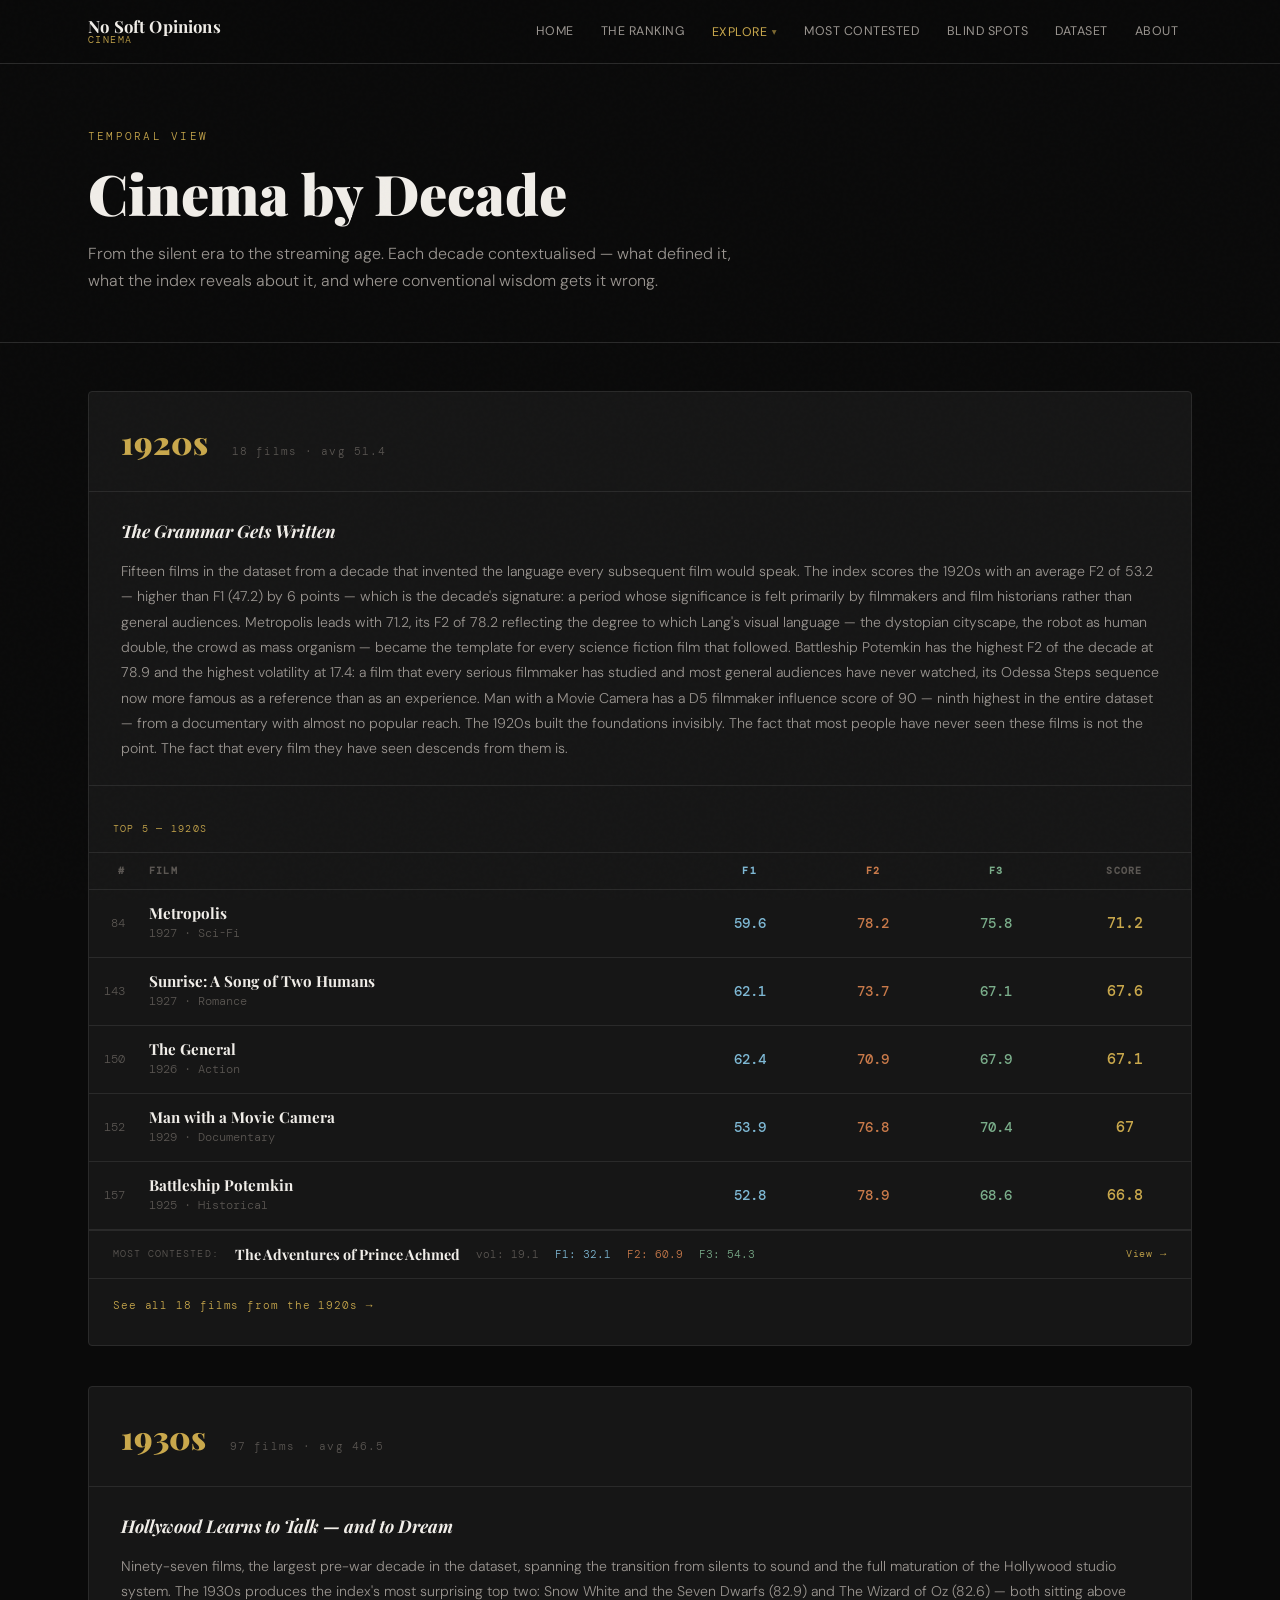
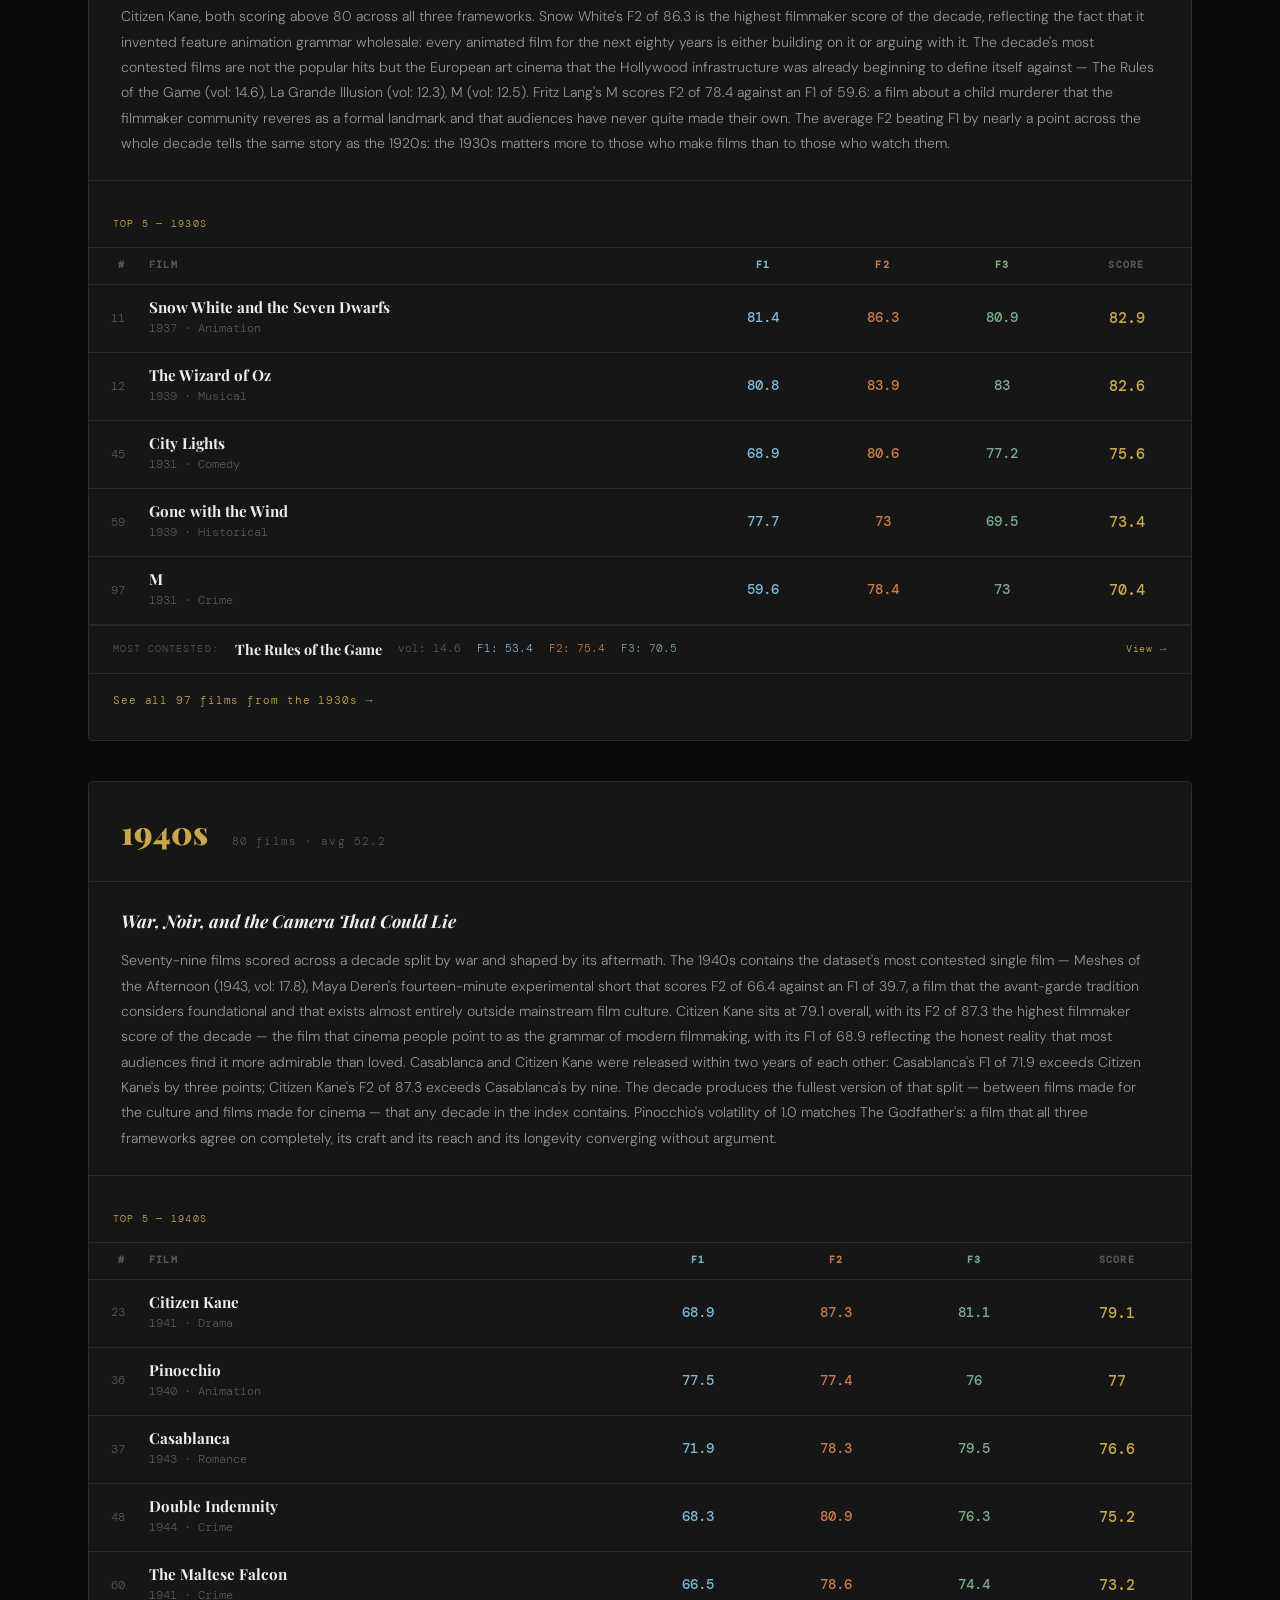
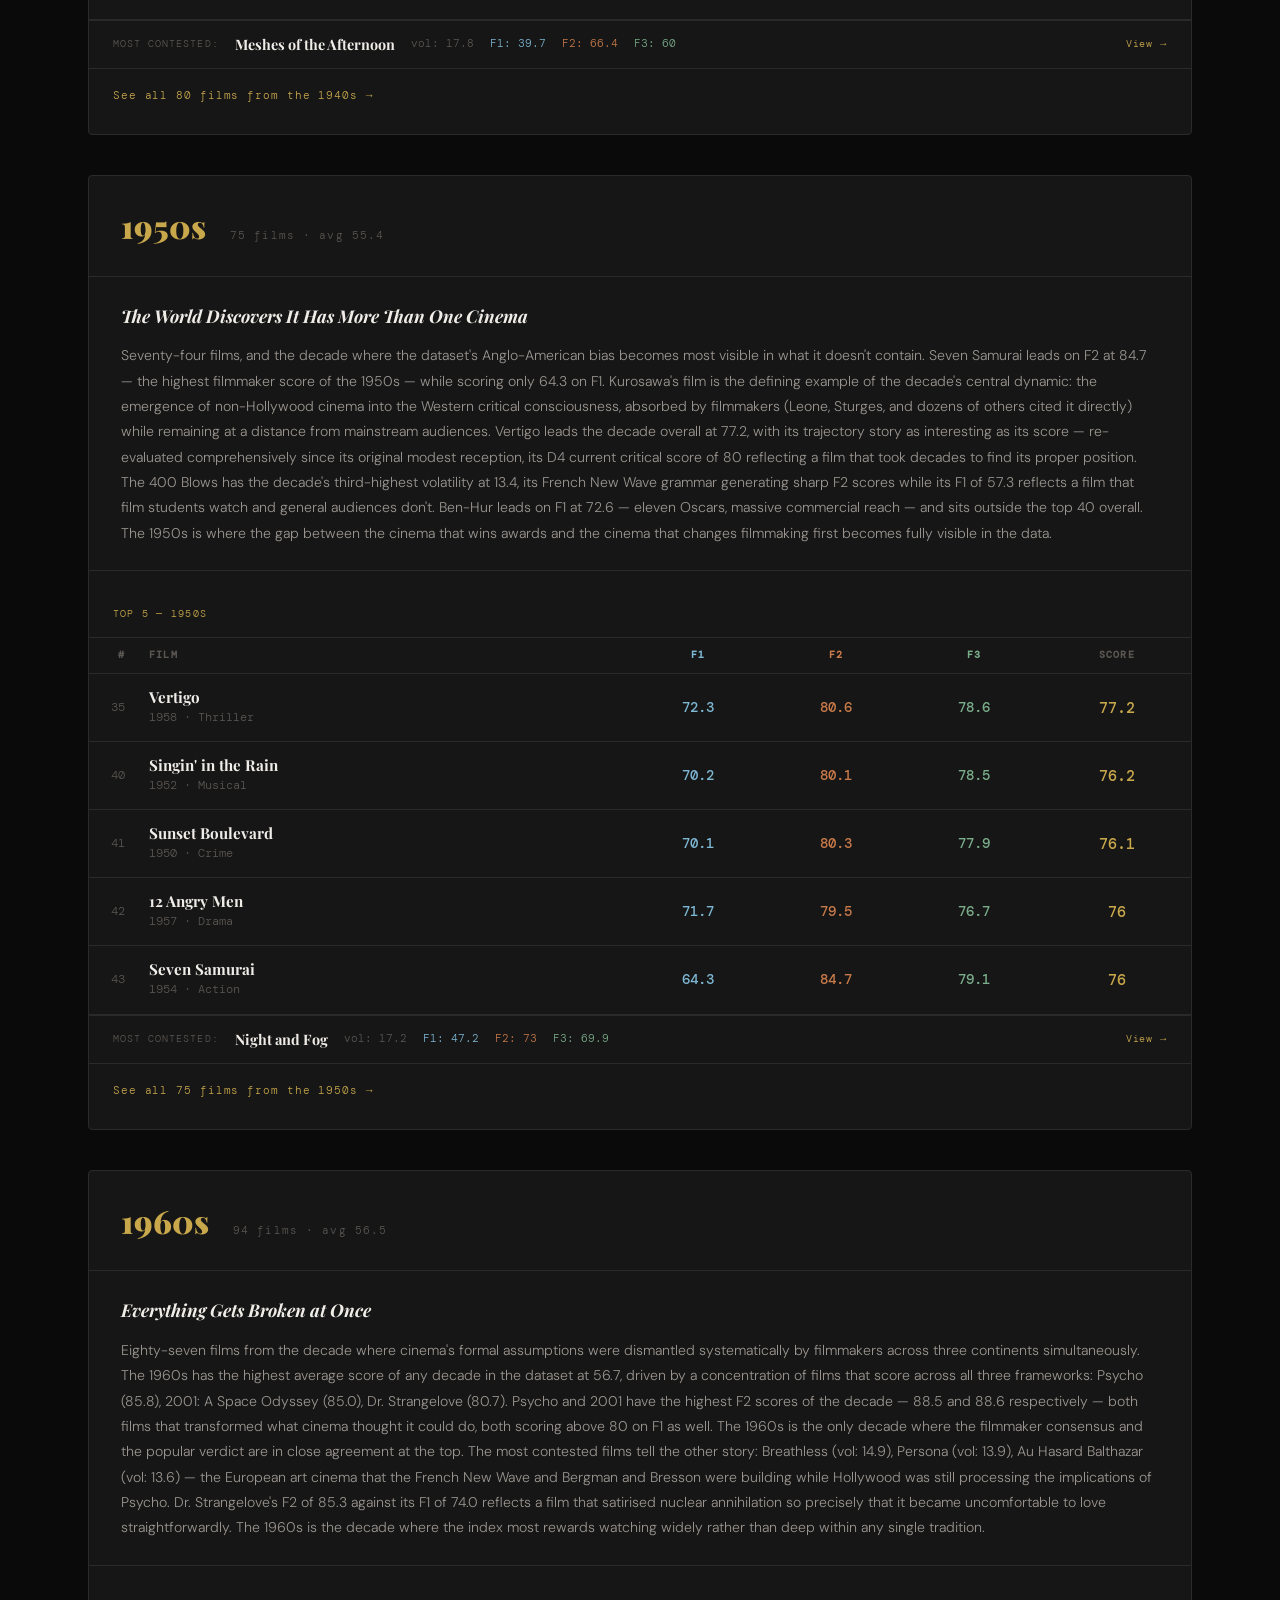
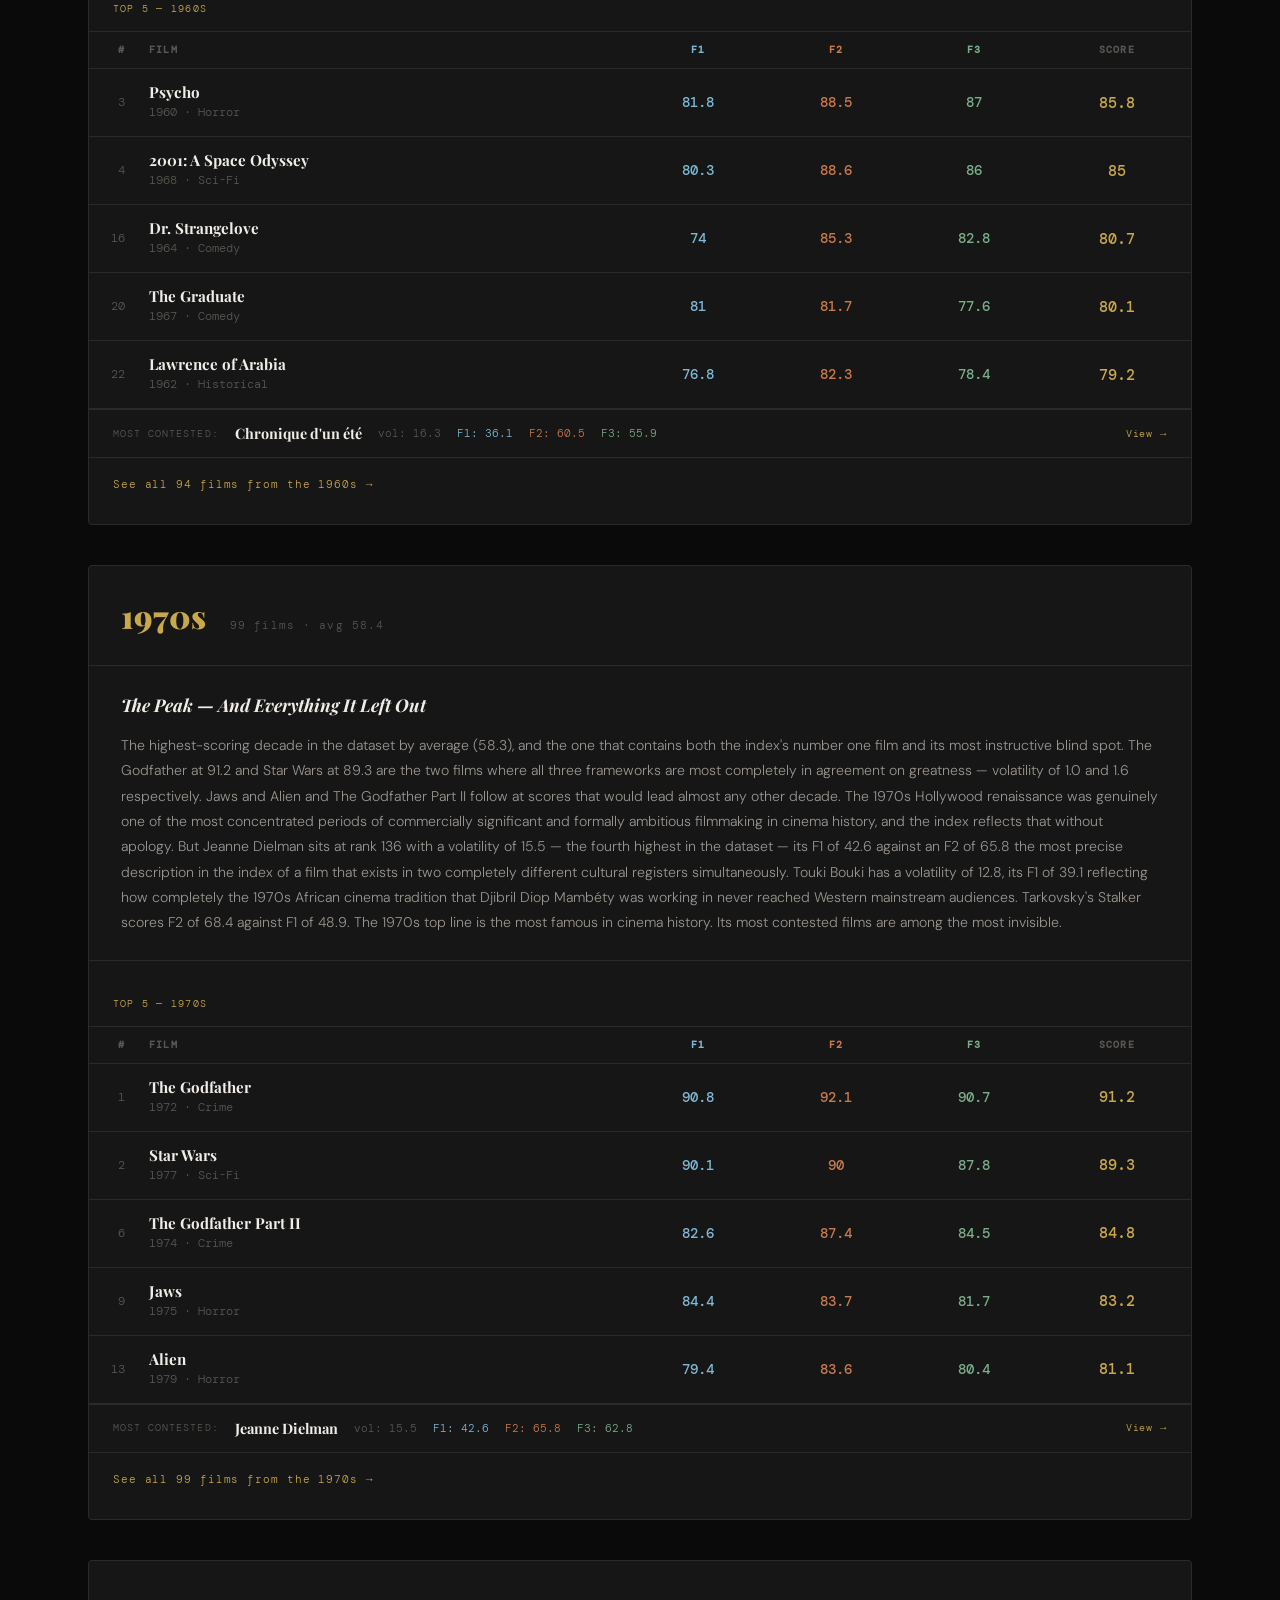
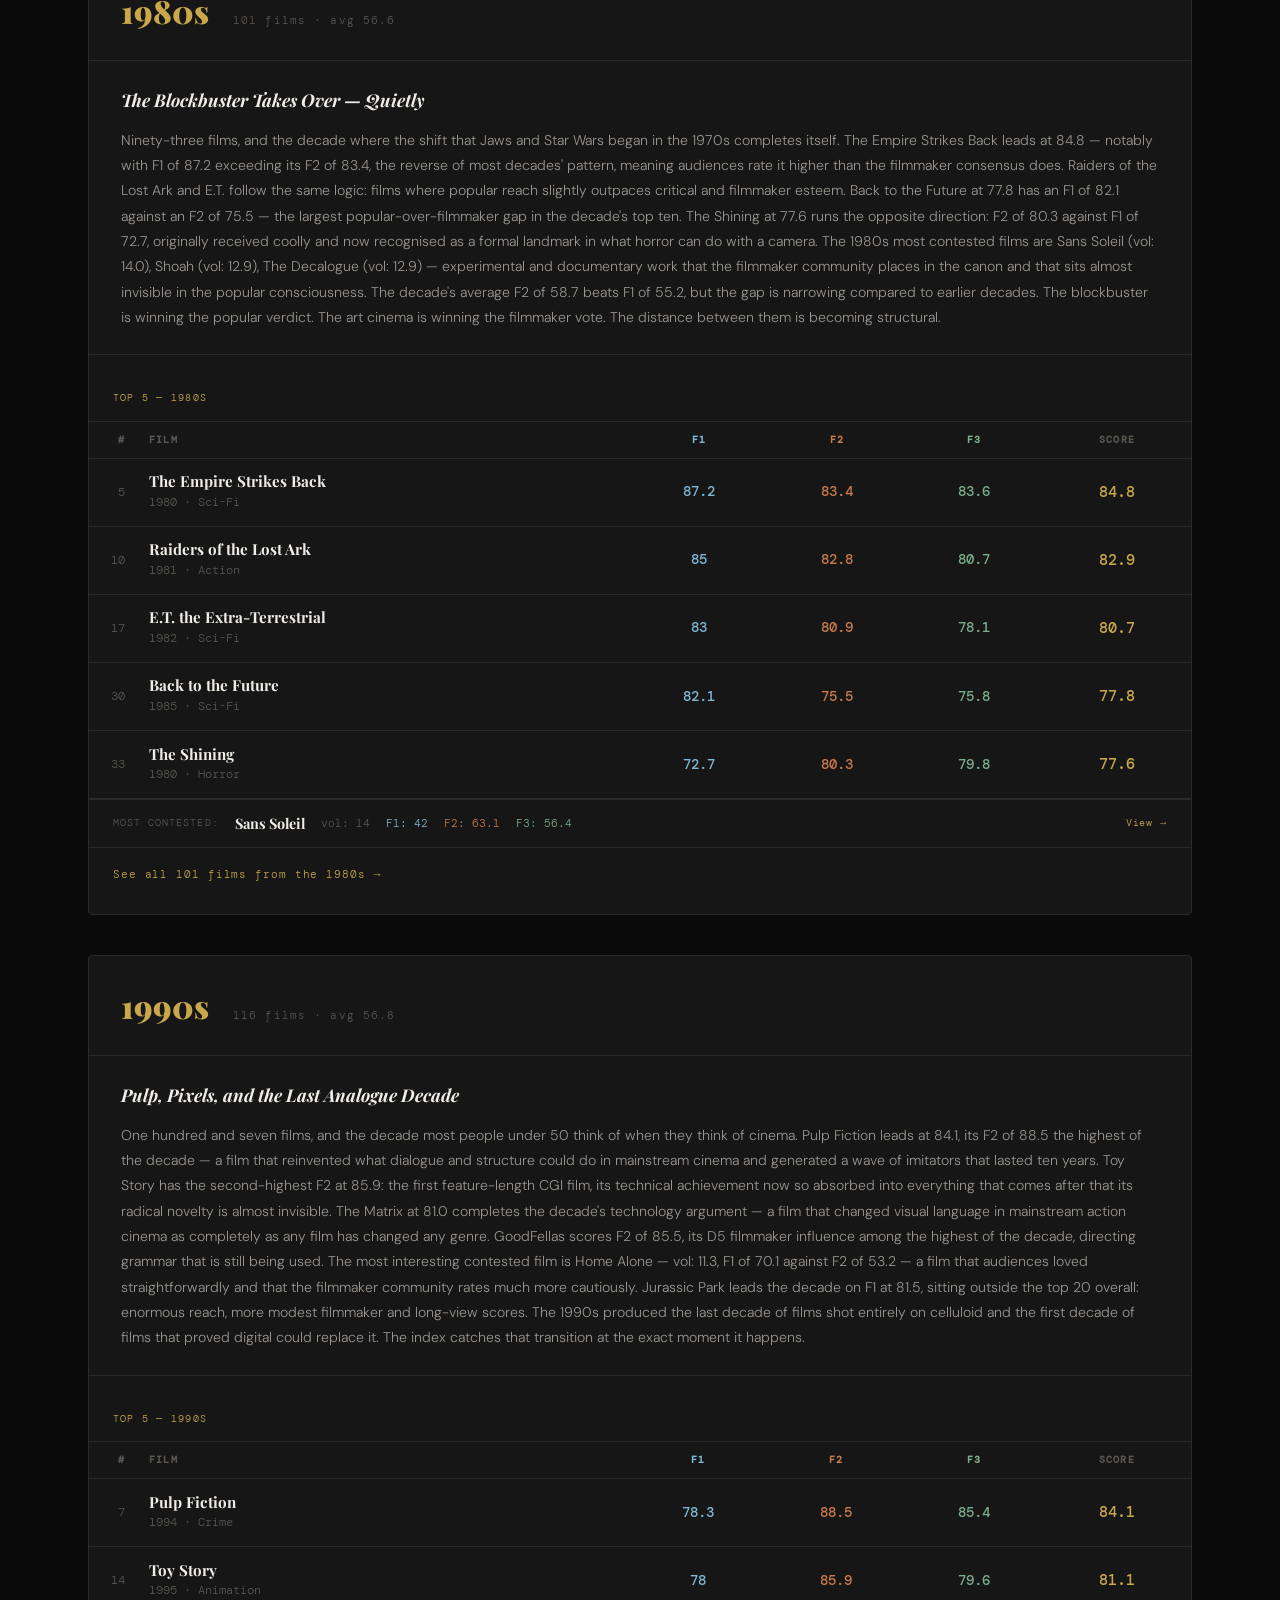
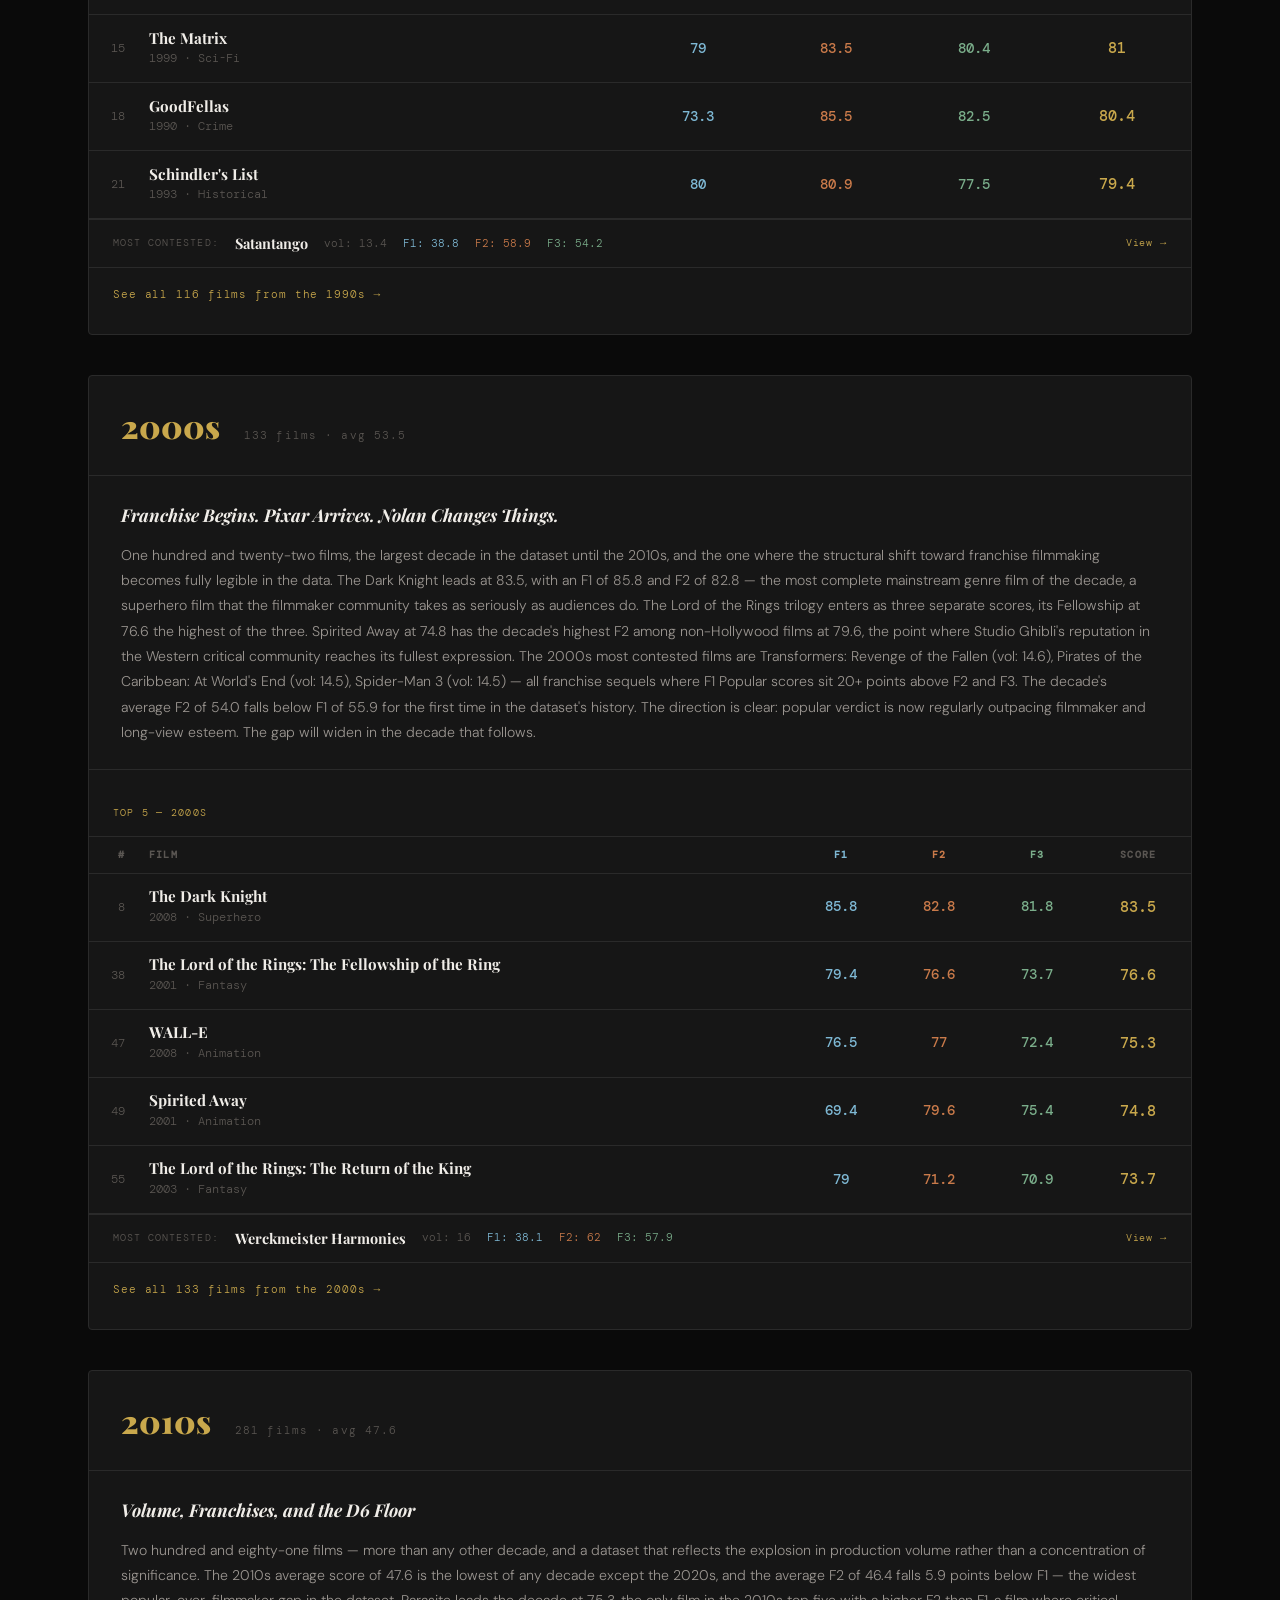
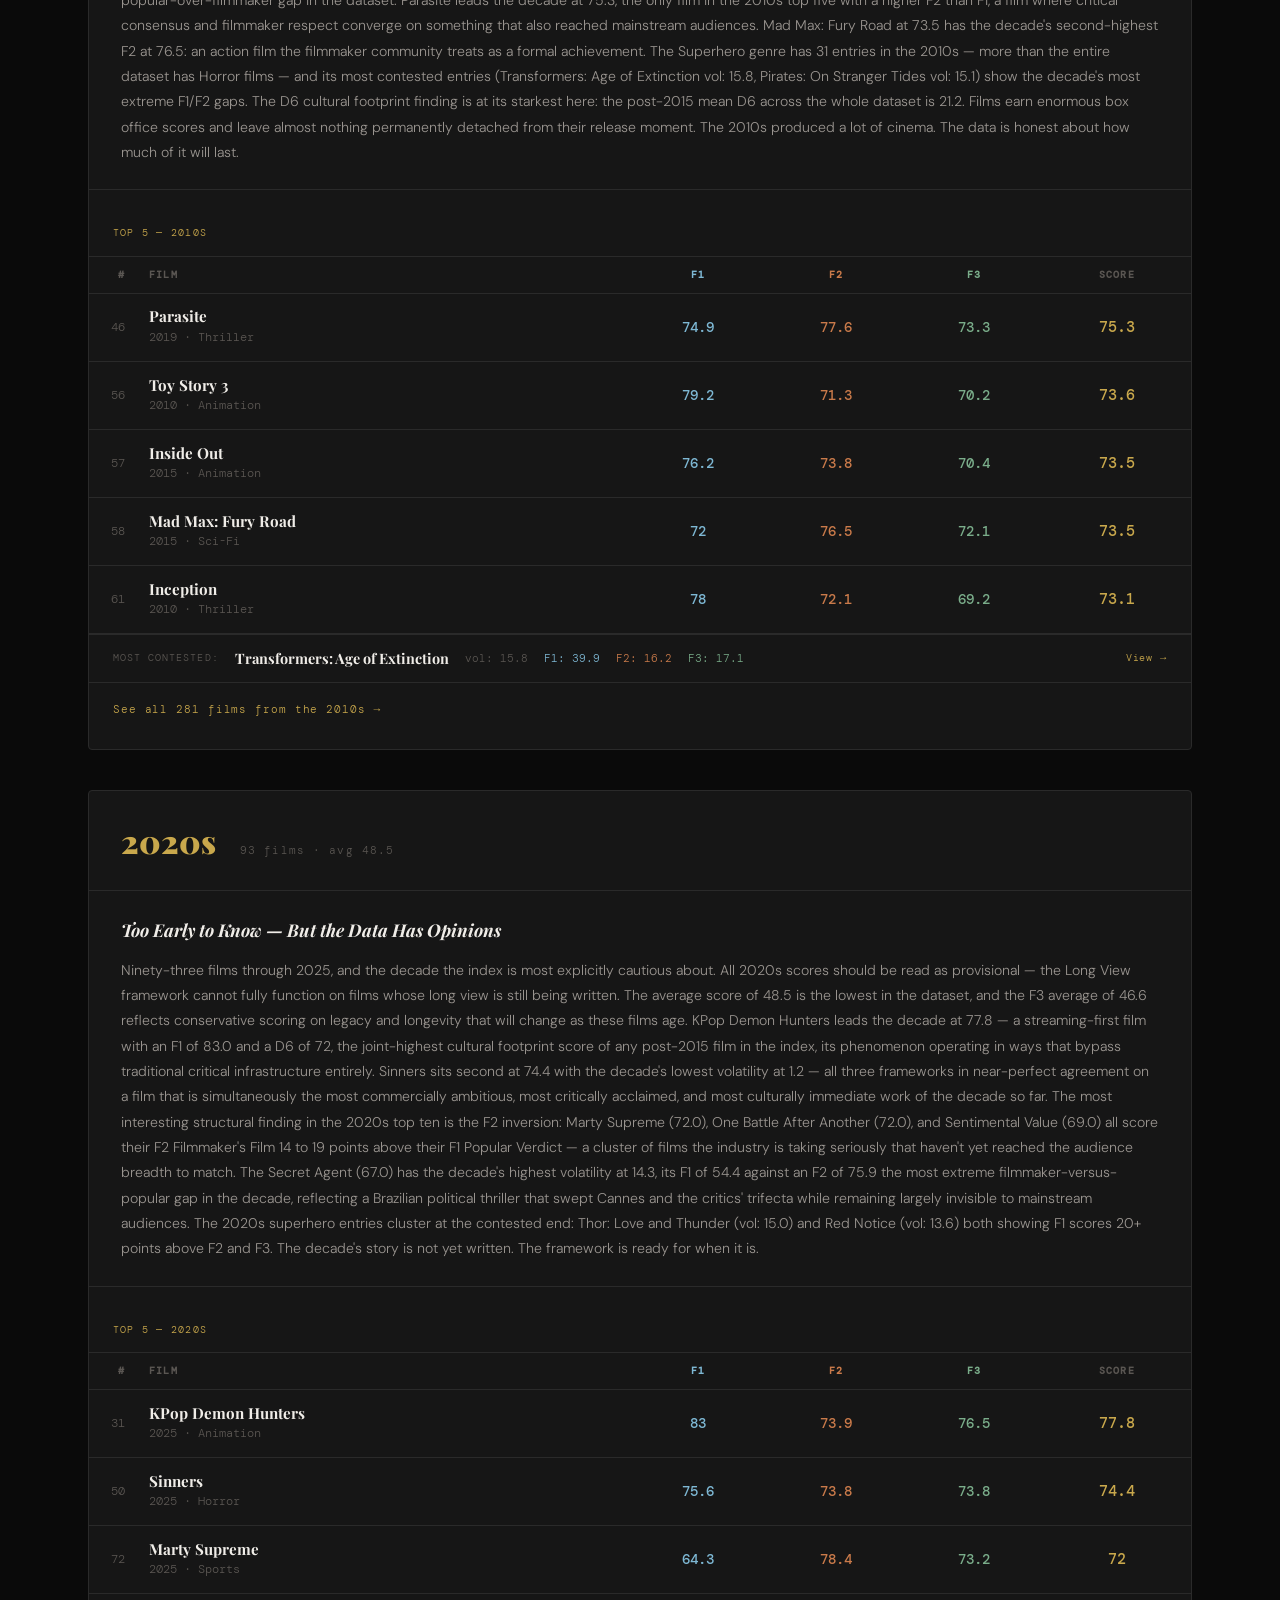
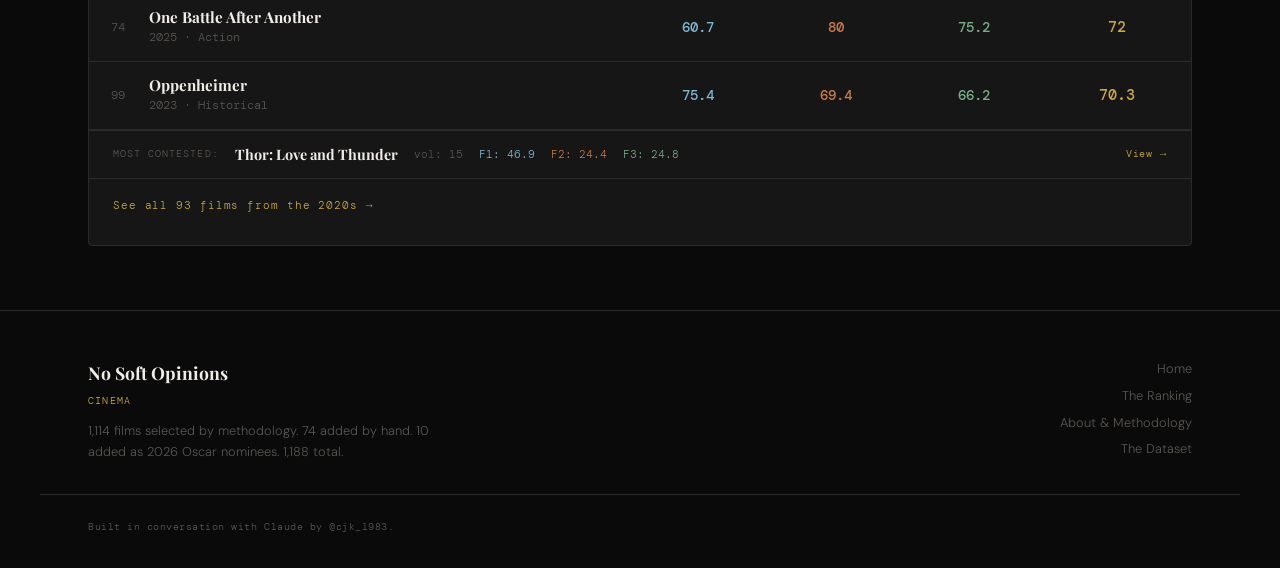
<file: decades.html>
<!DOCTYPE html>
<html lang="en">
<head>
  <!-- Google tag (gtag.js) -->
<script async src="https://www.googletagmanager.com/gtag/js?id=G-0618YDJ2DG"></script>
<script>
  window.dataLayer = window.dataLayer || [];
  function gtag(){dataLayer.push(arguments);}
  gtag('js', new Date());

  gtag('config', 'G-0618YDJ2DG');
</script>
  <meta charset="UTF-8">
  <meta name="viewport" content="width=device-width, initial-scale=1.0">
  <title>By Decade — No Soft Opinions: Cinema</title>
  <meta name="description" content="Cinema ranked and contextualised by decade, from the 1920s to the 2020s.">
  <link rel="stylesheet" href="style.css">
</head>
<body>

  <nav class="site-nav">
    <div class="nav-inner">
      <a href="index.html" class="nav-brand">
        <span class="nav-brand-main">No Soft Opinions</span>
        <span class="nav-brand-sub">Cinema</span>
      </a>
      <ul class="nav-links">
        <li><a href="index.html">Home</a></li>
        <li><a href="ranking.html">The Ranking</a></li>
        <li class="nav-dropdown">
          <button class="nav-dropdown-toggle" style="color:var(--gold);">Explore</button>
          <div class="nav-dropdown-menu">
            <a href="decades.html" class="active">By Decade</a>
            <a href="genres.html">By Genre</a>
            <a href="peaked-faded.html">Peaked &amp; Faded</a>
          </div>
        </li>
        <li><a href="contested.html">Most Contested</a></li>
        <li><a href="blindspots.html">Blind Spots</a></li>
        <li><a href="dataset.html">Dataset</a></li>
        <li><a href="about.html">About</a></li>
      </ul>
      <button class="nav-toggle" aria-label="Menu" onclick="document.getElementById('nav-drawer').classList.toggle('open')">
        <span></span><span></span><span></span>
      </button>
    </div>
  </nav>
  <div class="nav-drawer" id="nav-drawer">
    <a href="index.html">Home</a>
    <a href="ranking.html">The Ranking</a>
    <span style="display:block; padding:0.5rem 0 0.2rem; font-family:var(--font-mono); font-size:0.6rem; letter-spacing:0.15em; text-transform:uppercase; color:var(--gold); border-bottom:1px solid var(--border);">Explore</span>
    <a href="decades.html" class="active" style="padding-left:1rem;">By Decade</a>
    <a href="genres.html" style="padding-left:1rem;">By Genre</a>
    <a href="peaked-faded.html" style="padding-left:1rem;">Peaked &amp; Faded</a>
    <a href="contested.html">Most Contested</a>
    <a href="blindspots.html">Blind Spots</a>
    <a href="dataset.html">Dataset</a>
    <a href="about.html">About</a>
  </div>

  <div class="page-wrapper">
    <header class="page-header">
      <div class="page-header-inner">
        <span class="page-label">Temporal View</span>
        <h1 class="page-title">Cinema by Decade</h1>
        <p class="page-subtitle">From the silent era to the streaming age. Each decade contextualised — what defined it, what the index reveals about it, and where conventional wisdom gets it wrong.</p>
      </div>
    </header>
    <div class="container">
      <div id="decades-container">
        <div class="loading">Loading decade breakdowns…</div>
      </div>
    </div>
  </div>

  <footer class="site-footer">
    <div class="footer-inner">
      <div>
        <div class="footer-brand-name">No Soft Opinions</div>
        <div class="footer-brand-sub">Cinema</div>
        <p class="footer-desc">1,114 films selected by methodology. 74 added by hand. 10 added as 2026 Oscar nominees. 1,188 total.</p>
      </div>
      <nav class="footer-links">
        <a href="index.html">Home</a>
        <a href="ranking.html">The Ranking</a>
        <a href="about.html">About & Methodology</a>
        <a href="dataset.html">The Dataset</a>
      </nav>
    </div>
    <div class="footer-base">
      <span class="footer-credit">Built in conversation with <a href="https://anthropic.com" target="_blank">Claude</a> by <a href="https://twitter.com/cjk_1983" target="_blank">@cjk_1983</a>.</span>
    </div>
  </footer>

  <script src="decades.js"></script>
</body>
</html>
</file>
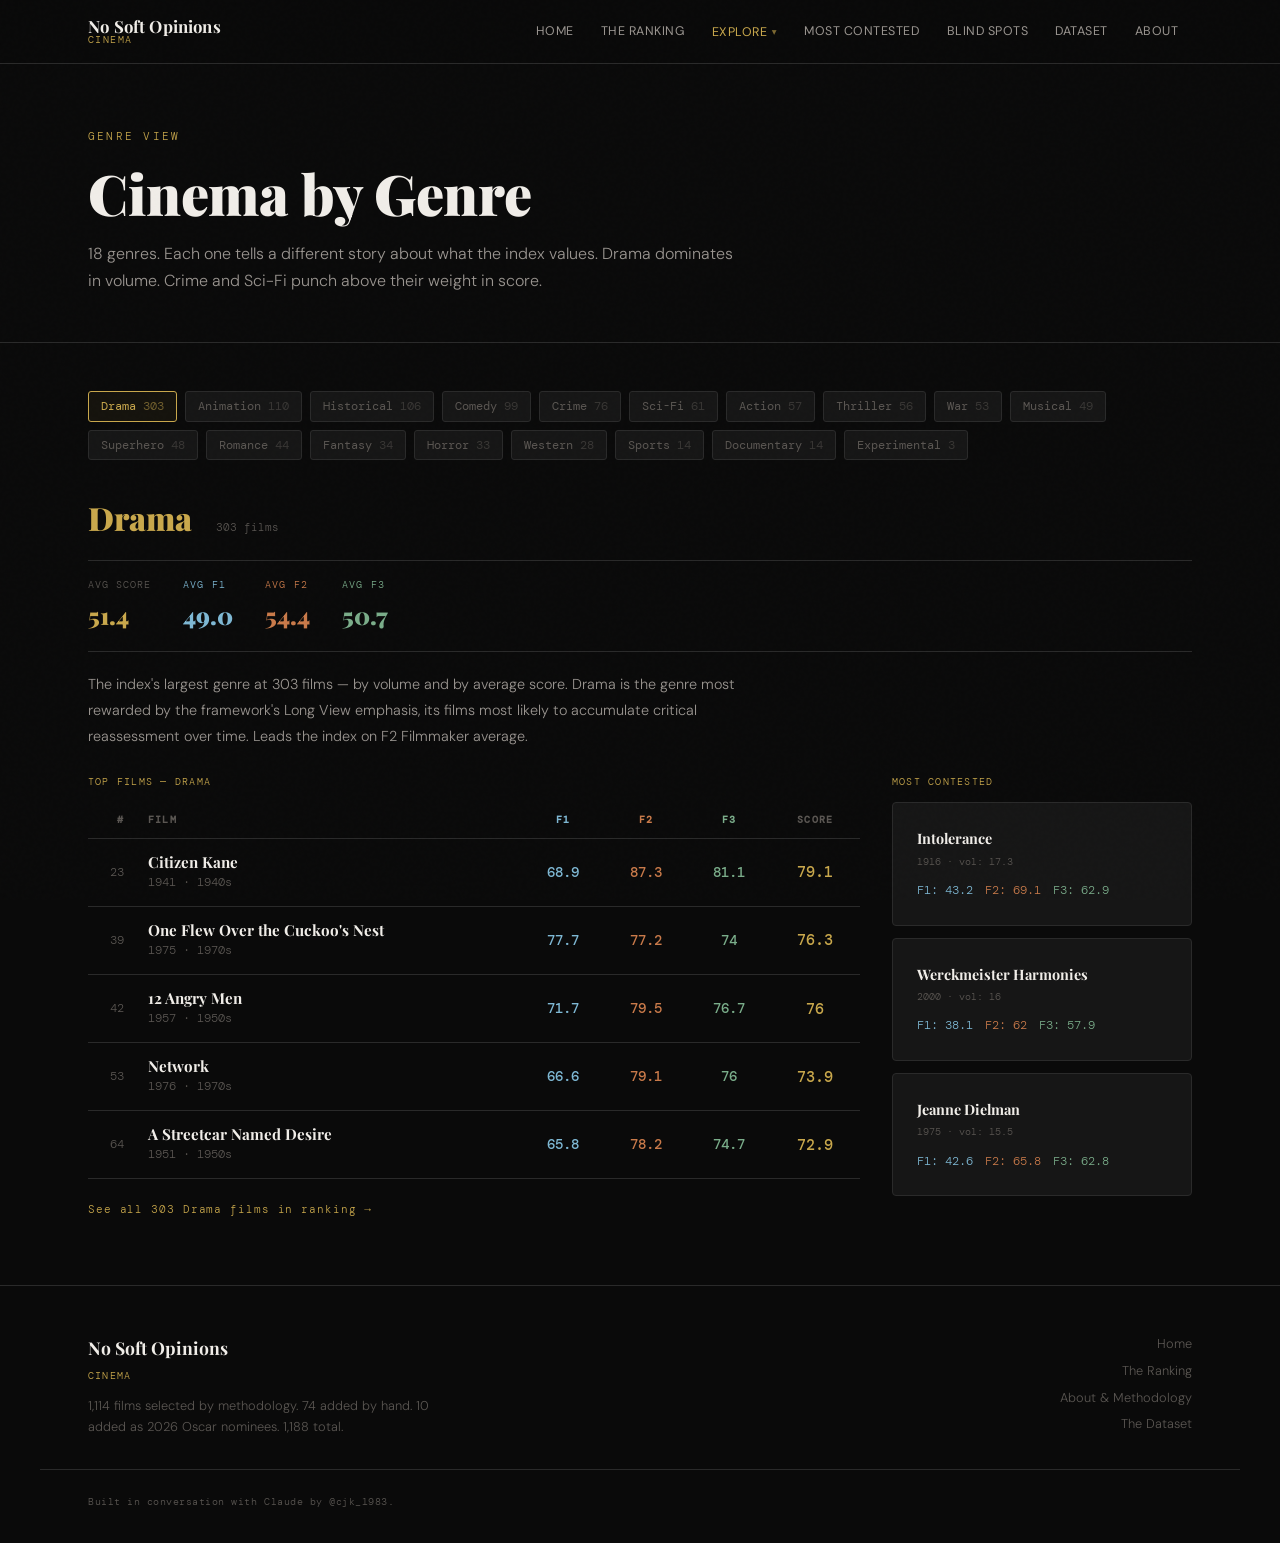
<file: genres.html>
<!DOCTYPE html>
<html lang="en">
<head>
  <!-- Google tag (gtag.js) -->
<script async src="https://www.googletagmanager.com/gtag/js?id=G-0618YDJ2DG"></script>
<script>
  window.dataLayer = window.dataLayer || [];
  function gtag(){dataLayer.push(arguments);}
  gtag('js', new Date());

  gtag('config', 'G-0618YDJ2DG');
</script>
  <meta charset="UTF-8">
  <meta name="viewport" content="width=device-width, initial-scale=1.0">
  <title>By Genre — No Soft Opinions: Cinema</title>
  <meta name="description" content="Cinema ranked by genre. Drama, Crime, Animation, Sci-Fi and 14 more — each genre's top films and what the framework reveals.">
  <link rel="stylesheet" href="style.css">
</head>
<body>

  <nav class="site-nav">
    <div class="nav-inner">
      <a href="index.html" class="nav-brand">
        <span class="nav-brand-main">No Soft Opinions</span>
        <span class="nav-brand-sub">Cinema</span>
      </a>
      <ul class="nav-links">
        <li><a href="index.html">Home</a></li>
        <li><a href="ranking.html">The Ranking</a></li>
        <li class="nav-dropdown">
          <button class="nav-dropdown-toggle" style="color:var(--gold);">Explore</button>
          <div class="nav-dropdown-menu">
            <a href="decades.html">By Decade</a>
            <a href="genres.html" class="active">By Genre</a>
            <a href="peaked-faded.html">Peaked &amp; Faded</a>
          </div>
        </li>
        <li><a href="contested.html">Most Contested</a></li>
        <li><a href="blindspots.html">Blind Spots</a></li>
        <li><a href="dataset.html">Dataset</a></li>
        <li><a href="about.html">About</a></li>
      </ul>
      <button class="nav-toggle" aria-label="Menu" onclick="document.getElementById('nav-drawer').classList.toggle('open')">
        <span></span><span></span><span></span>
      </button>
    </div>
  </nav>
  <div class="nav-drawer" id="nav-drawer">
    <a href="index.html">Home</a>
    <a href="ranking.html">The Ranking</a>
    <span style="display:block; padding:0.5rem 0 0.2rem; font-family:var(--font-mono); font-size:0.6rem; letter-spacing:0.15em; text-transform:uppercase; color:var(--gold); border-bottom:1px solid var(--border);">Explore</span>
    <a href="decades.html" style="padding-left:1rem;">By Decade</a>
    <a href="genres.html" class="active" style="padding-left:1rem;">By Genre</a>
    <a href="peaked-faded.html" style="padding-left:1rem;">Peaked &amp; Faded</a>
    <a href="contested.html">Most Contested</a>
    <a href="blindspots.html">Blind Spots</a>
    <a href="dataset.html">Dataset</a>
    <a href="about.html">About</a>
  </div>

  <div class="page-wrapper">
    <header class="page-header">
      <div class="page-header-inner">
        <span class="page-label">Genre View</span>
        <h1 class="page-title">Cinema by Genre</h1>
        <p class="page-subtitle">18 genres. Each one tells a different story about what the index values. Drama dominates in volume. Crime and Sci-Fi punch above their weight in score.</p>
      </div>
    </header>
    <div class="container">
      <!-- Genre nav tabs -->
      <div id="genre-tabs" style="display:flex; flex-wrap:wrap; gap:0.5rem; margin-bottom:2rem;"></div>
      <div id="genres-container">
        <div class="loading">Loading genre breakdowns…</div>
      </div>
    </div>
  </div>

  <footer class="site-footer">
    <div class="footer-inner">
      <div>
        <div class="footer-brand-name">No Soft Opinions</div>
        <div class="footer-brand-sub">Cinema</div>
        <p class="footer-desc">1,114 films selected by methodology. 74 added by hand. 10 added as 2026 Oscar nominees. 1,188 total.</p>
      </div>
      <nav class="footer-links">
        <a href="index.html">Home</a>
        <a href="ranking.html">The Ranking</a>
        <a href="about.html">About & Methodology</a>
        <a href="dataset.html">The Dataset</a>
      </nav>
    </div>
    <div class="footer-base">
      <span class="footer-credit">Built in conversation with <a href="https://anthropic.com" target="_blank">Claude</a> by <a href="https://twitter.com/cjk_1983" target="_blank">@cjk_1983</a>.</span>
    </div>
  </footer>

  <script src="genres.js"></script>
</body>
</html>
</file>
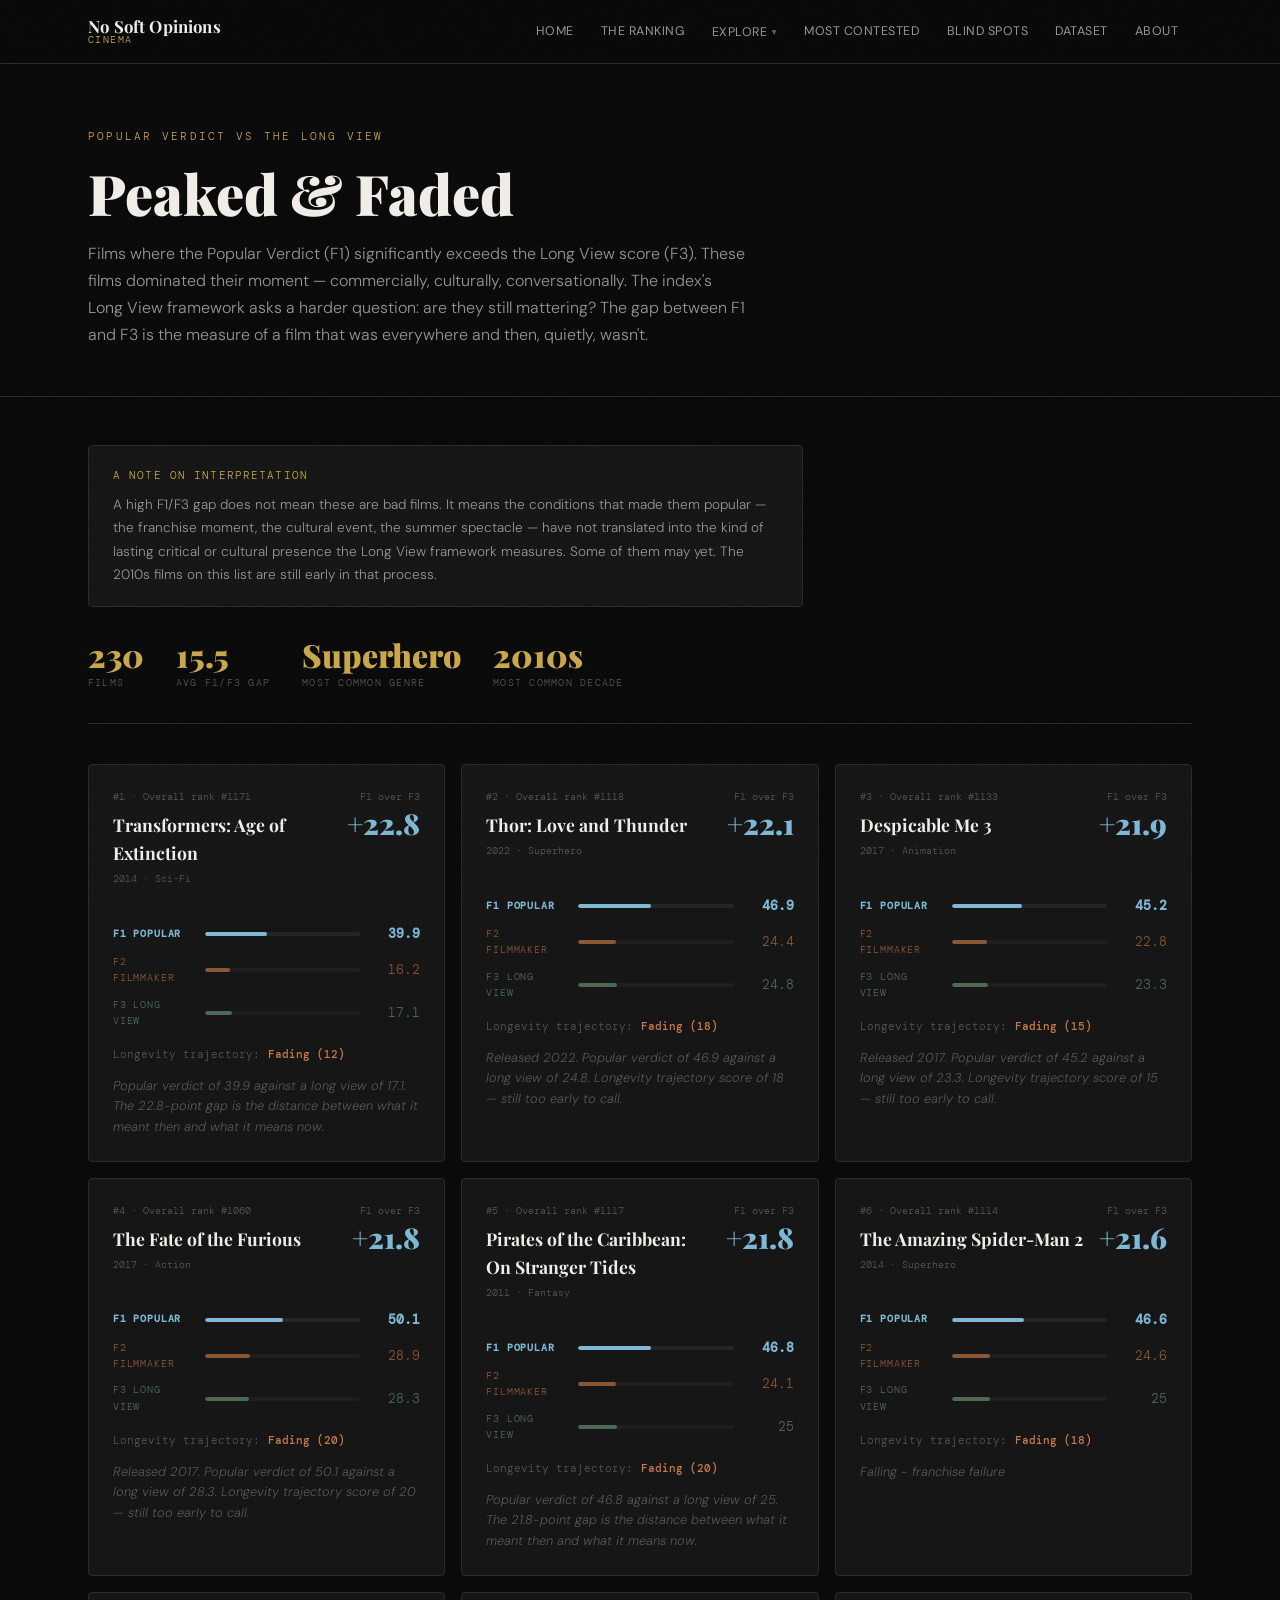
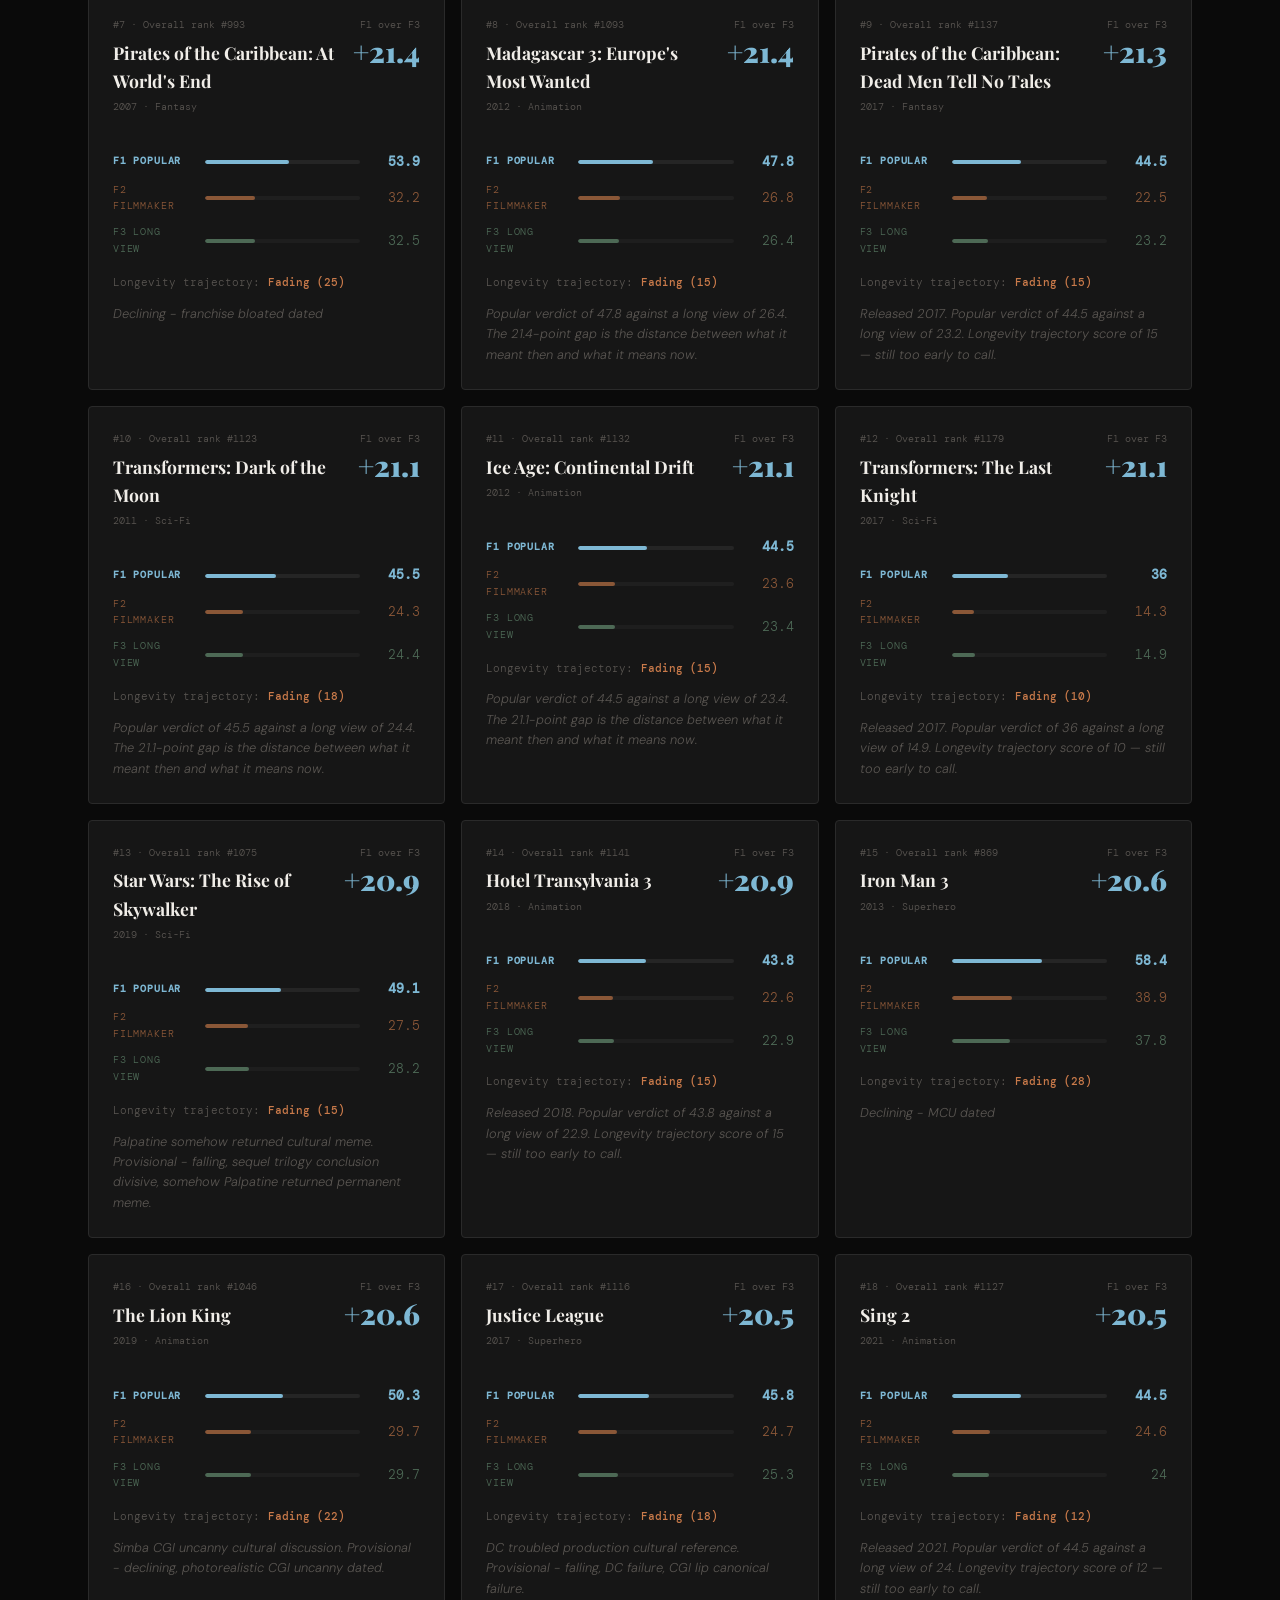
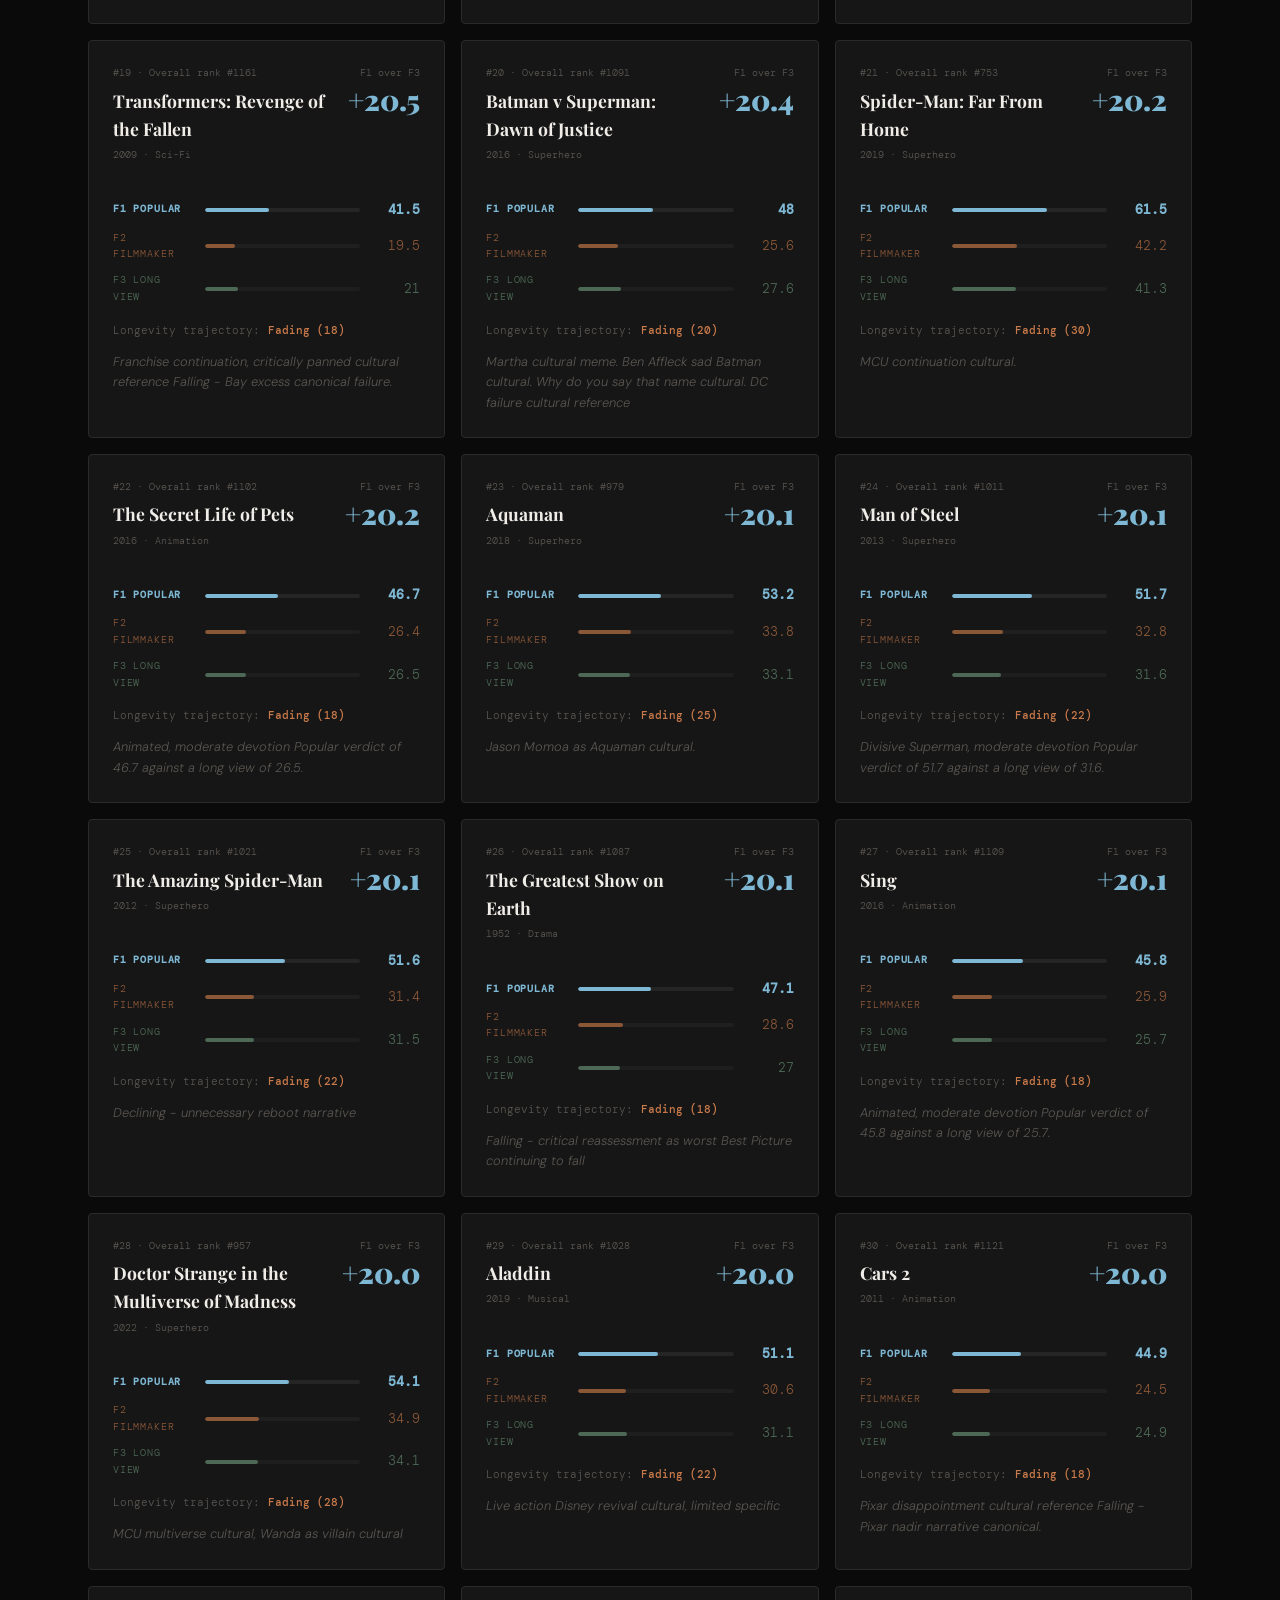
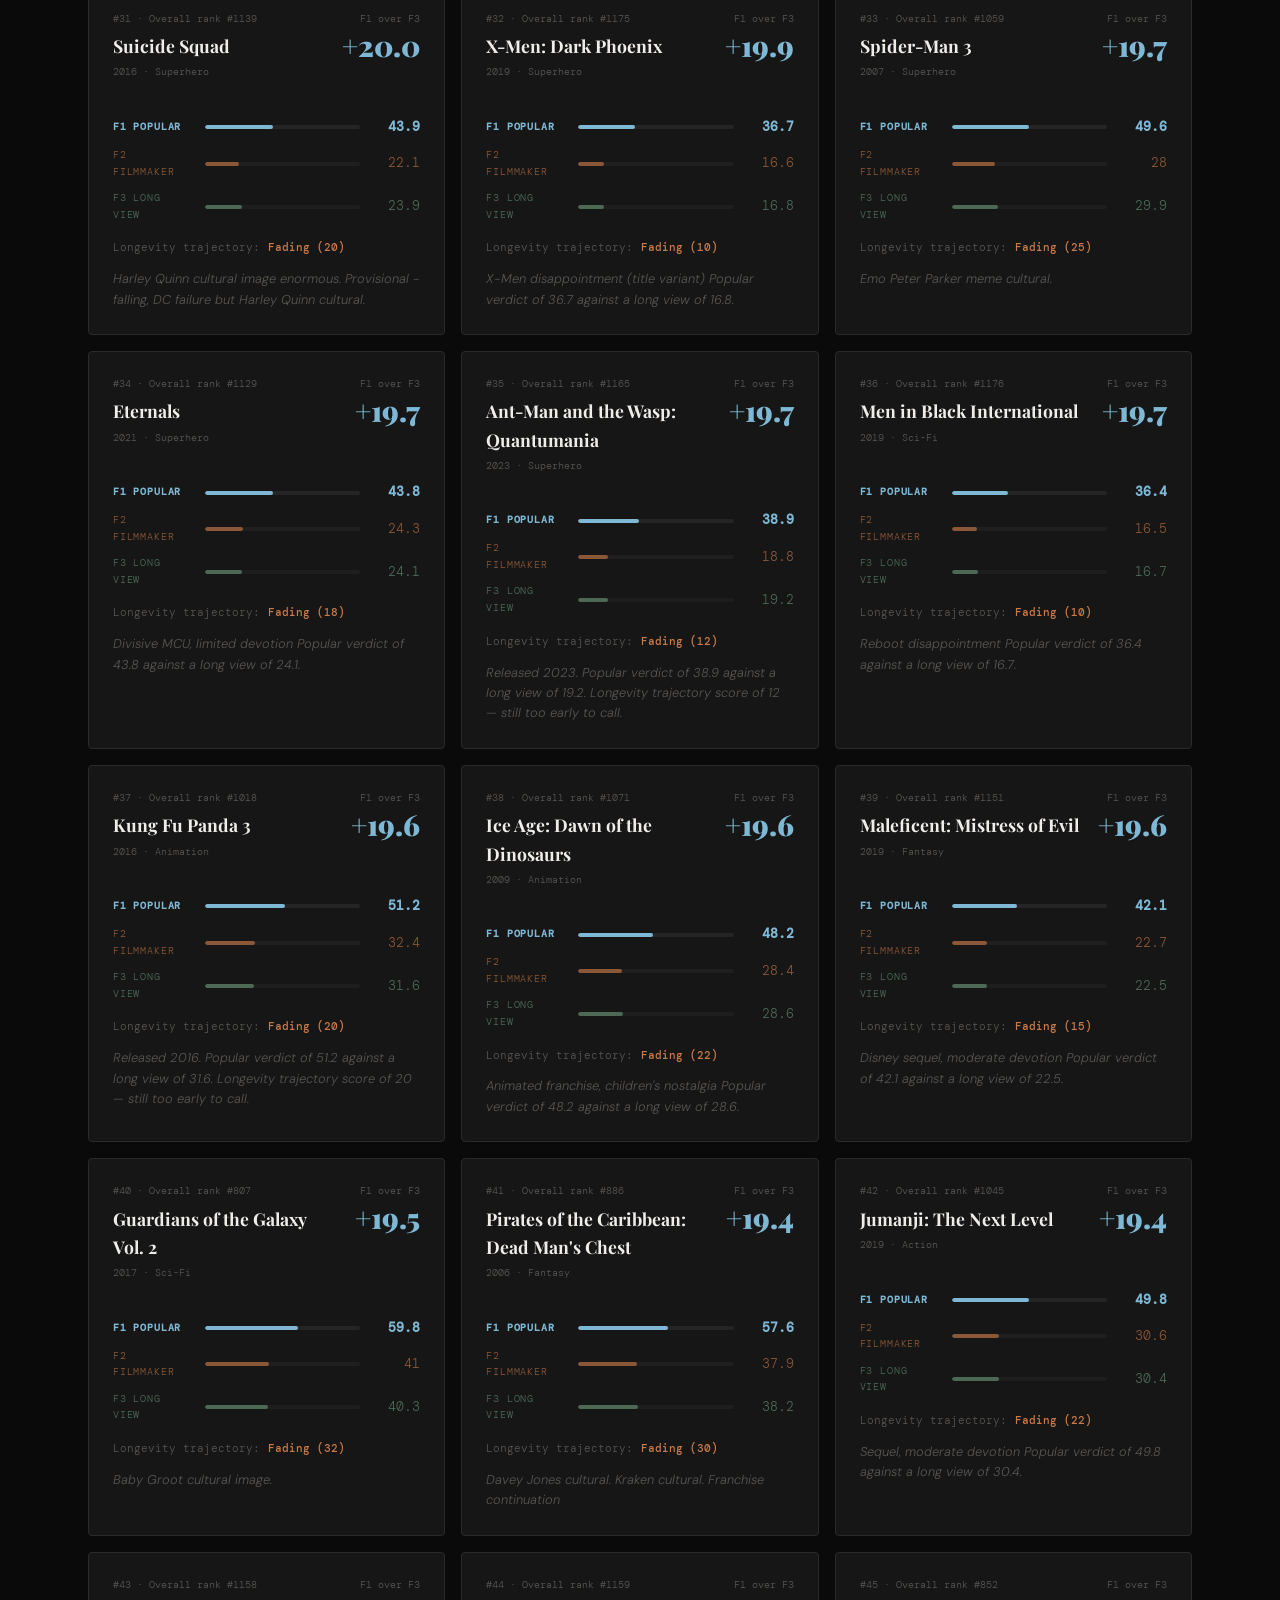
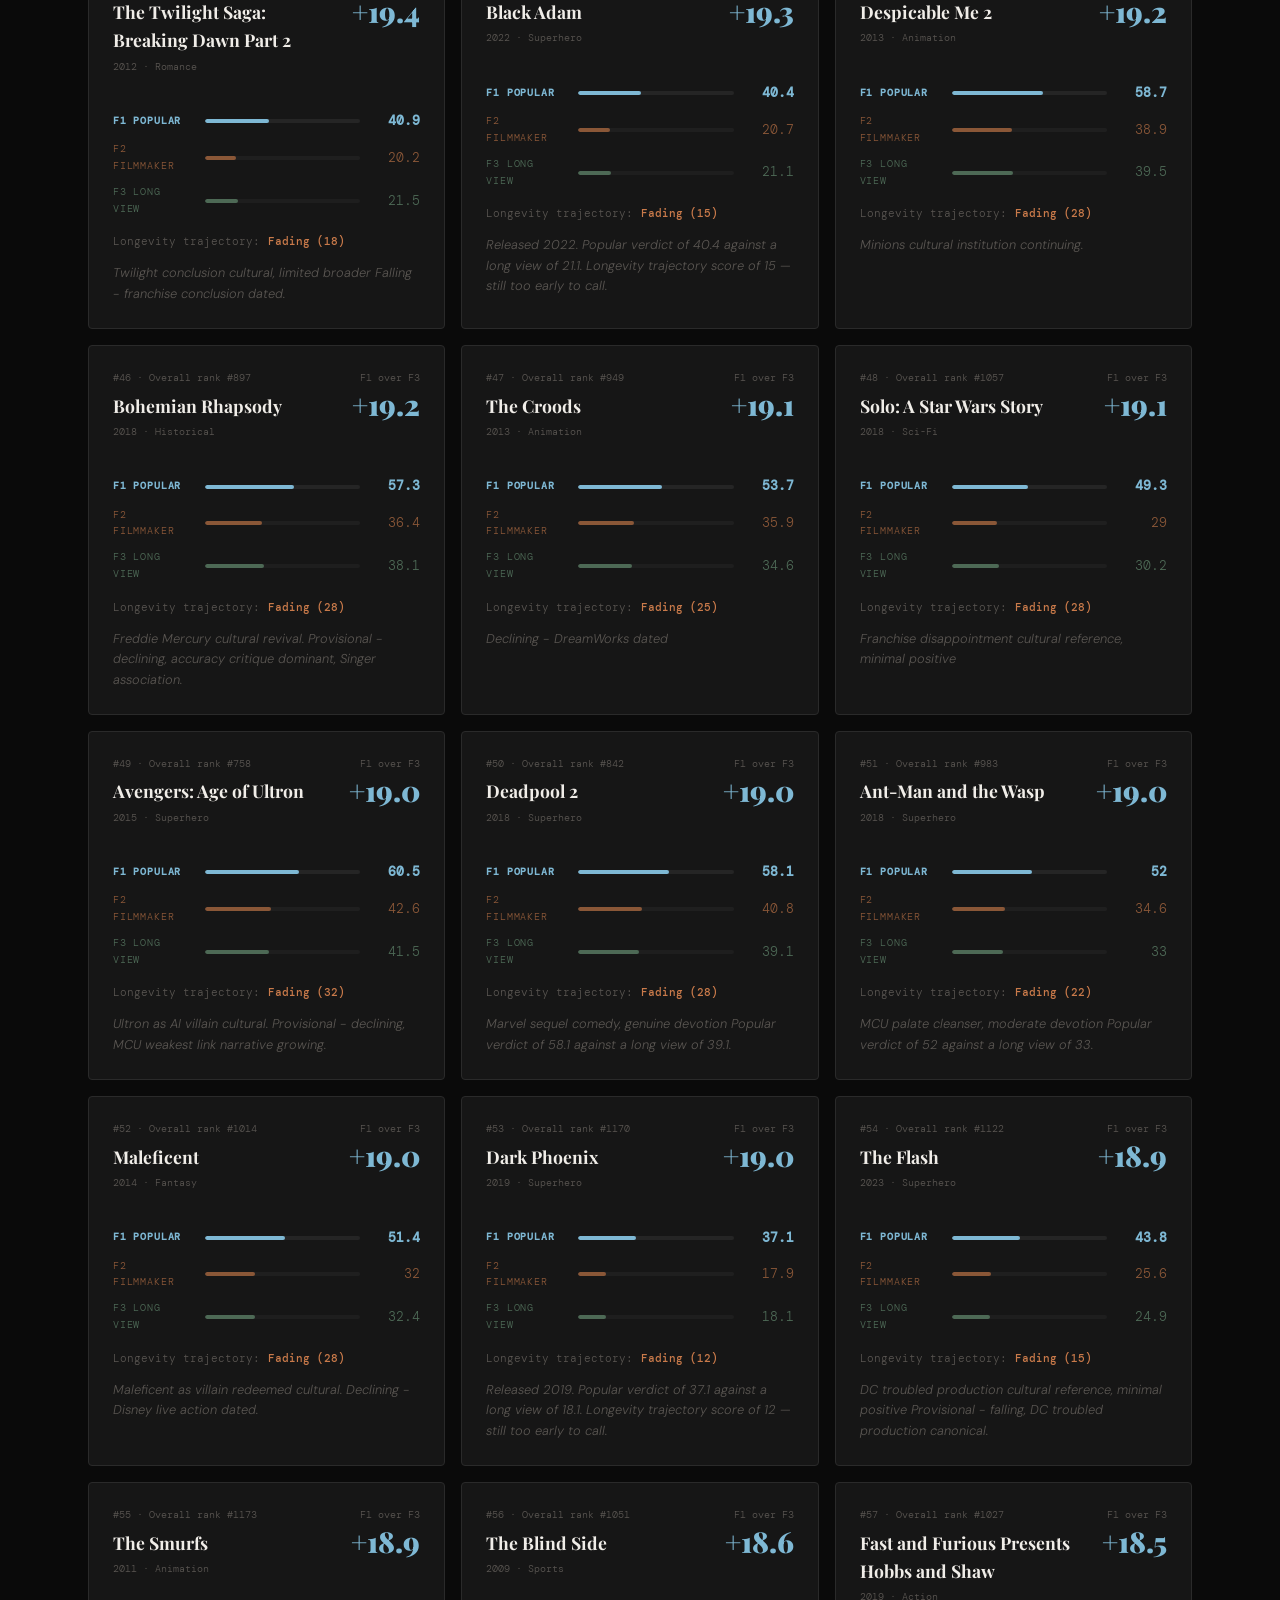
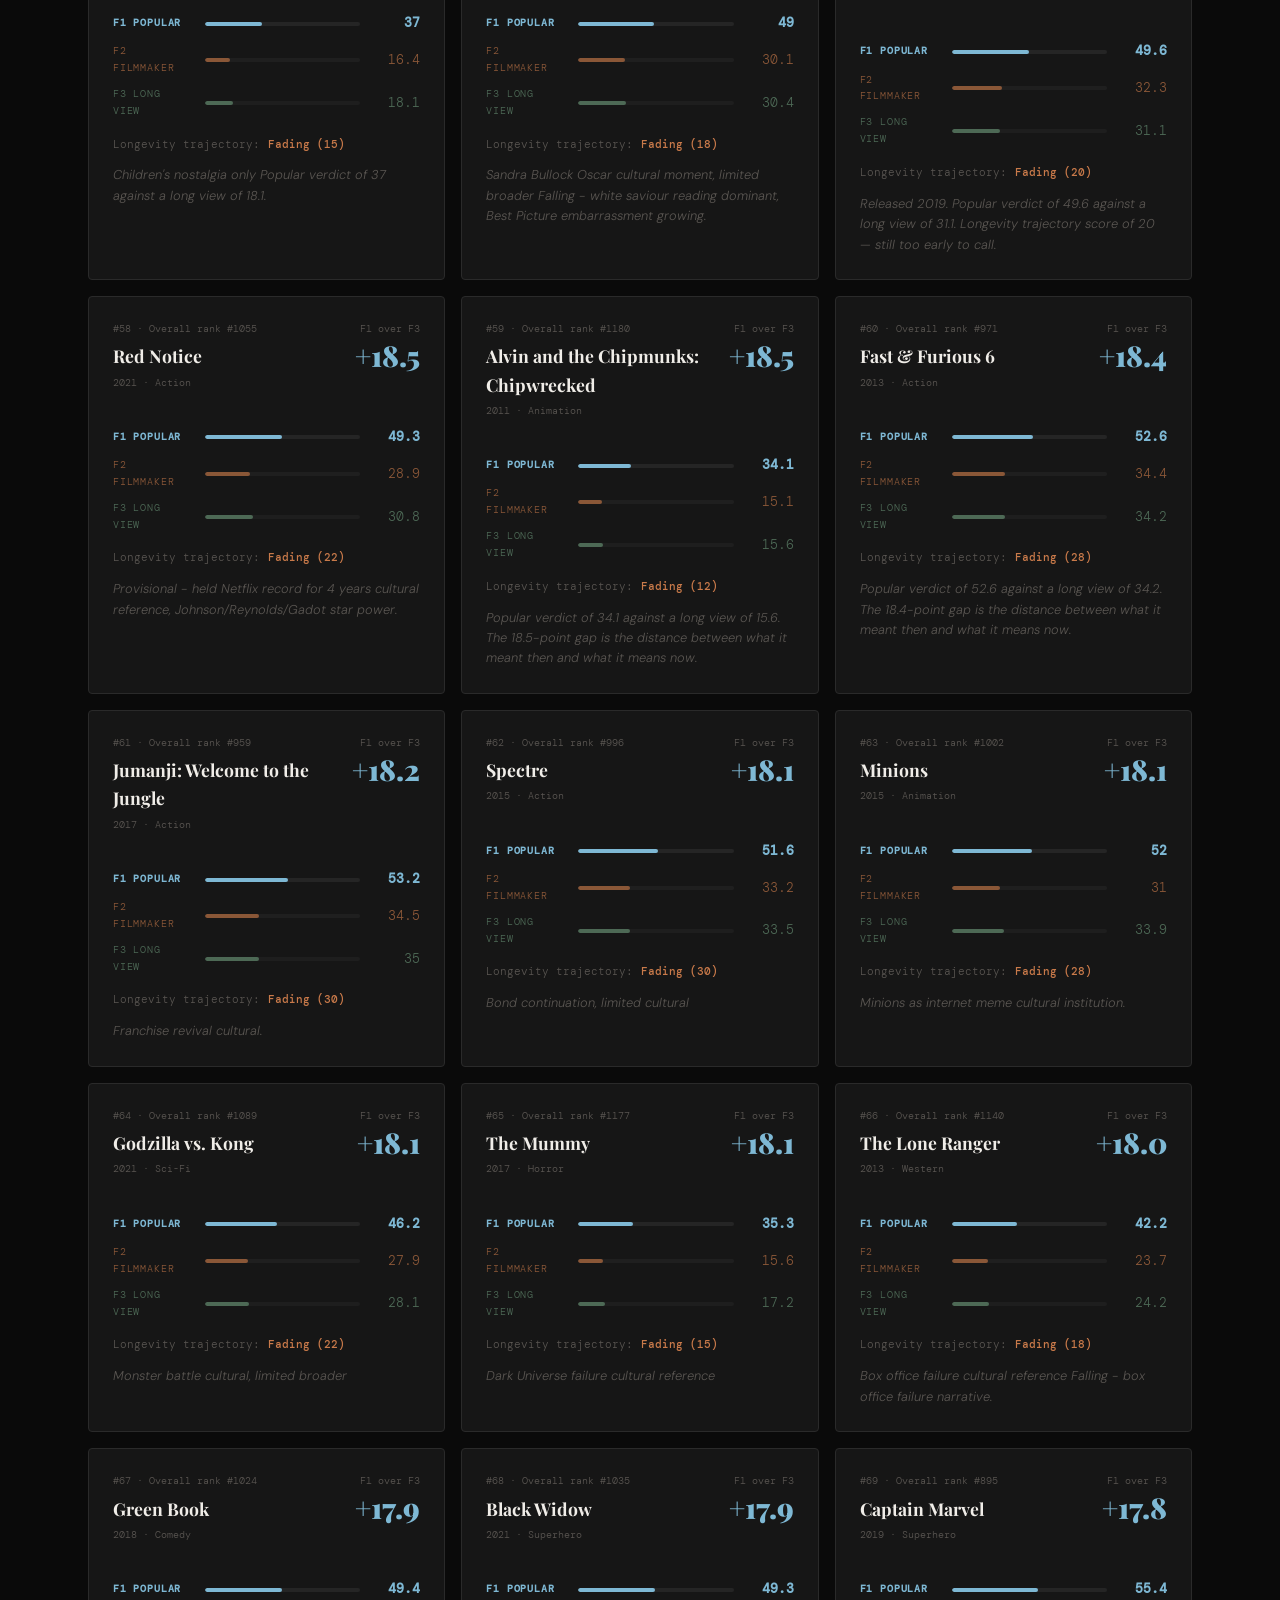
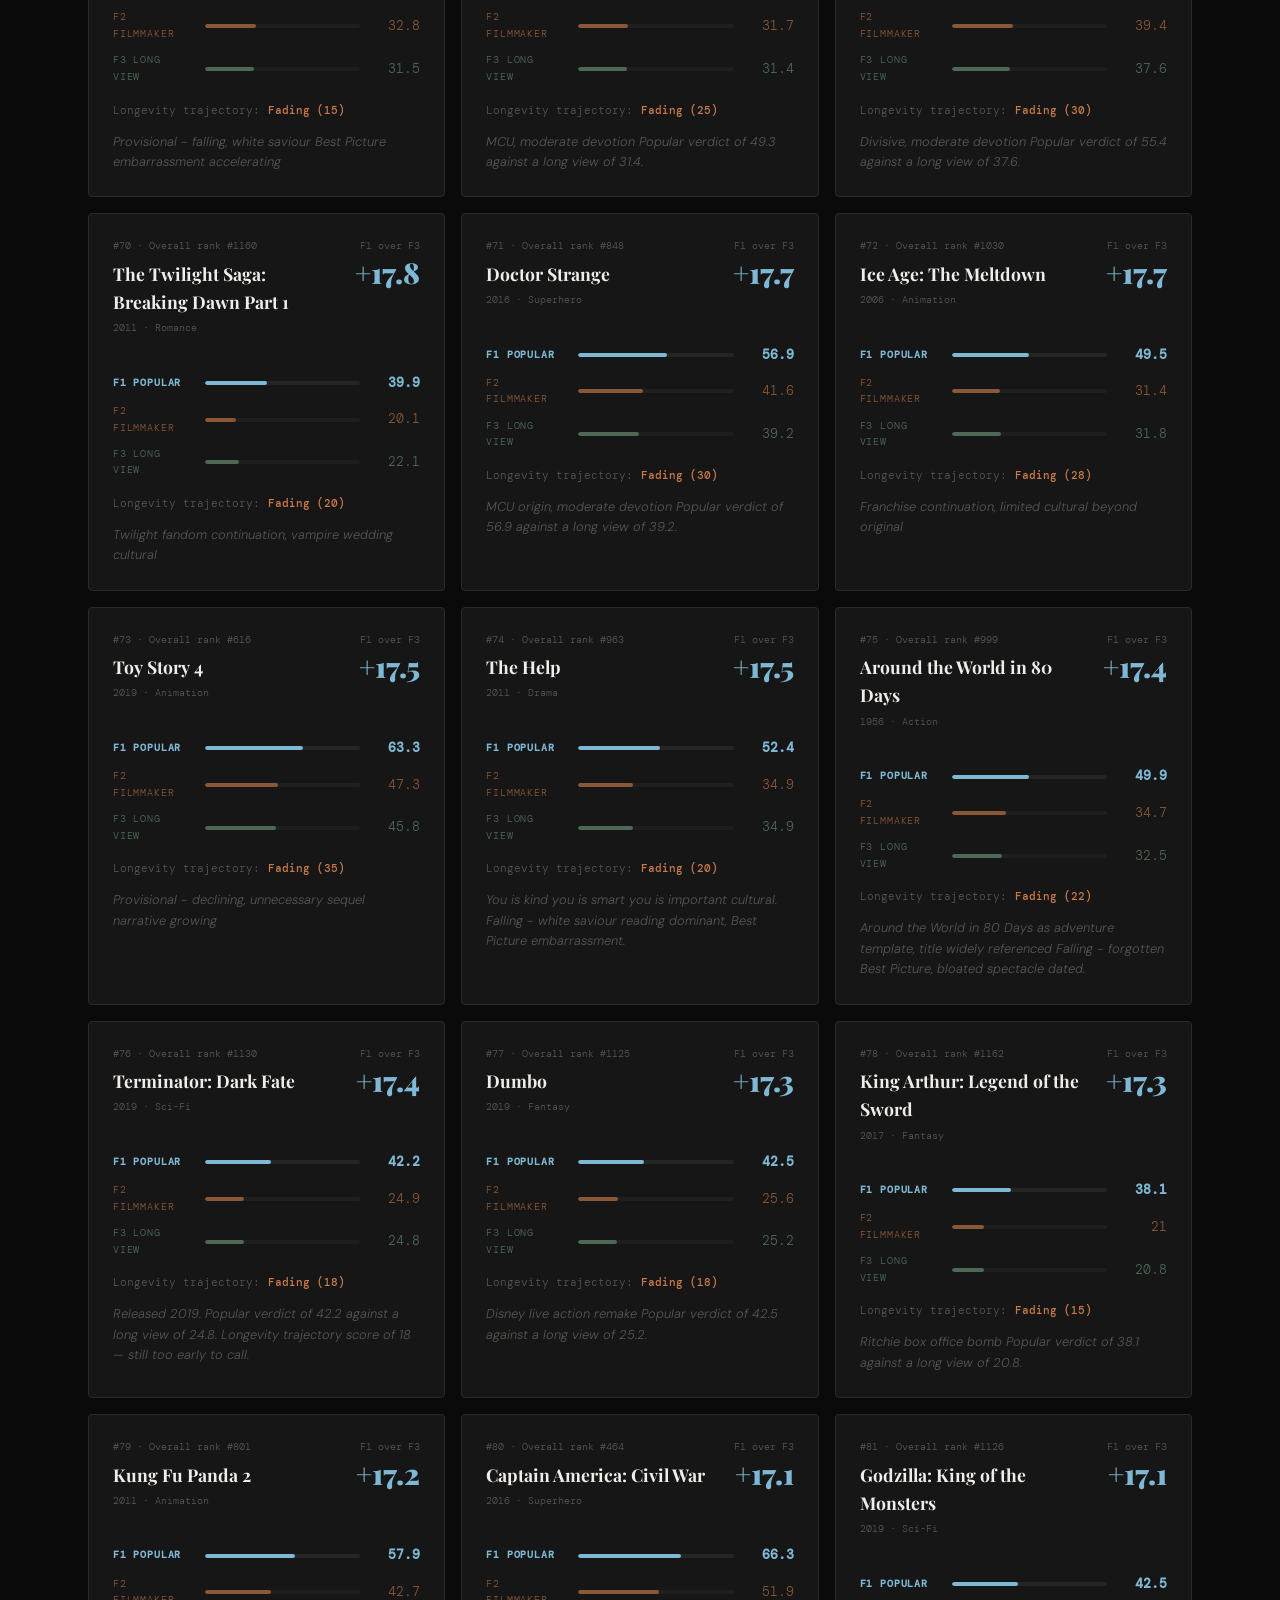
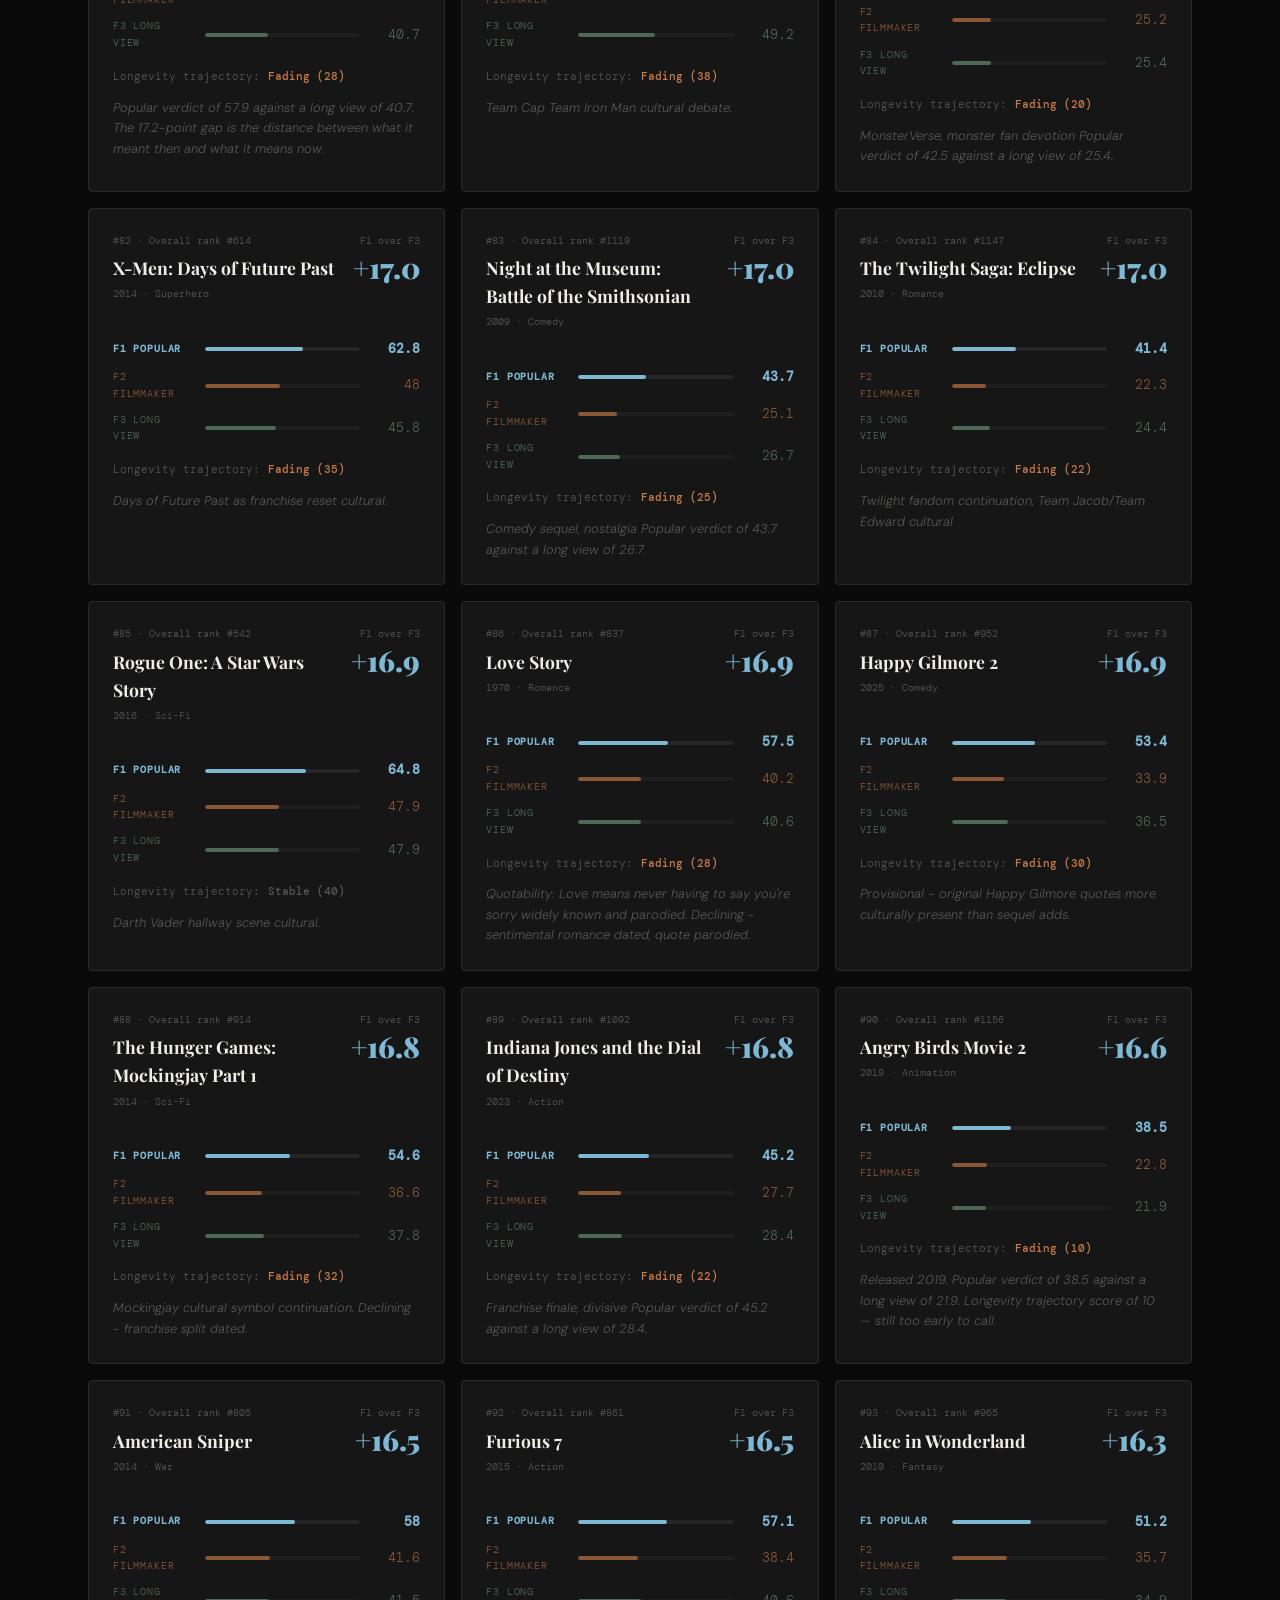
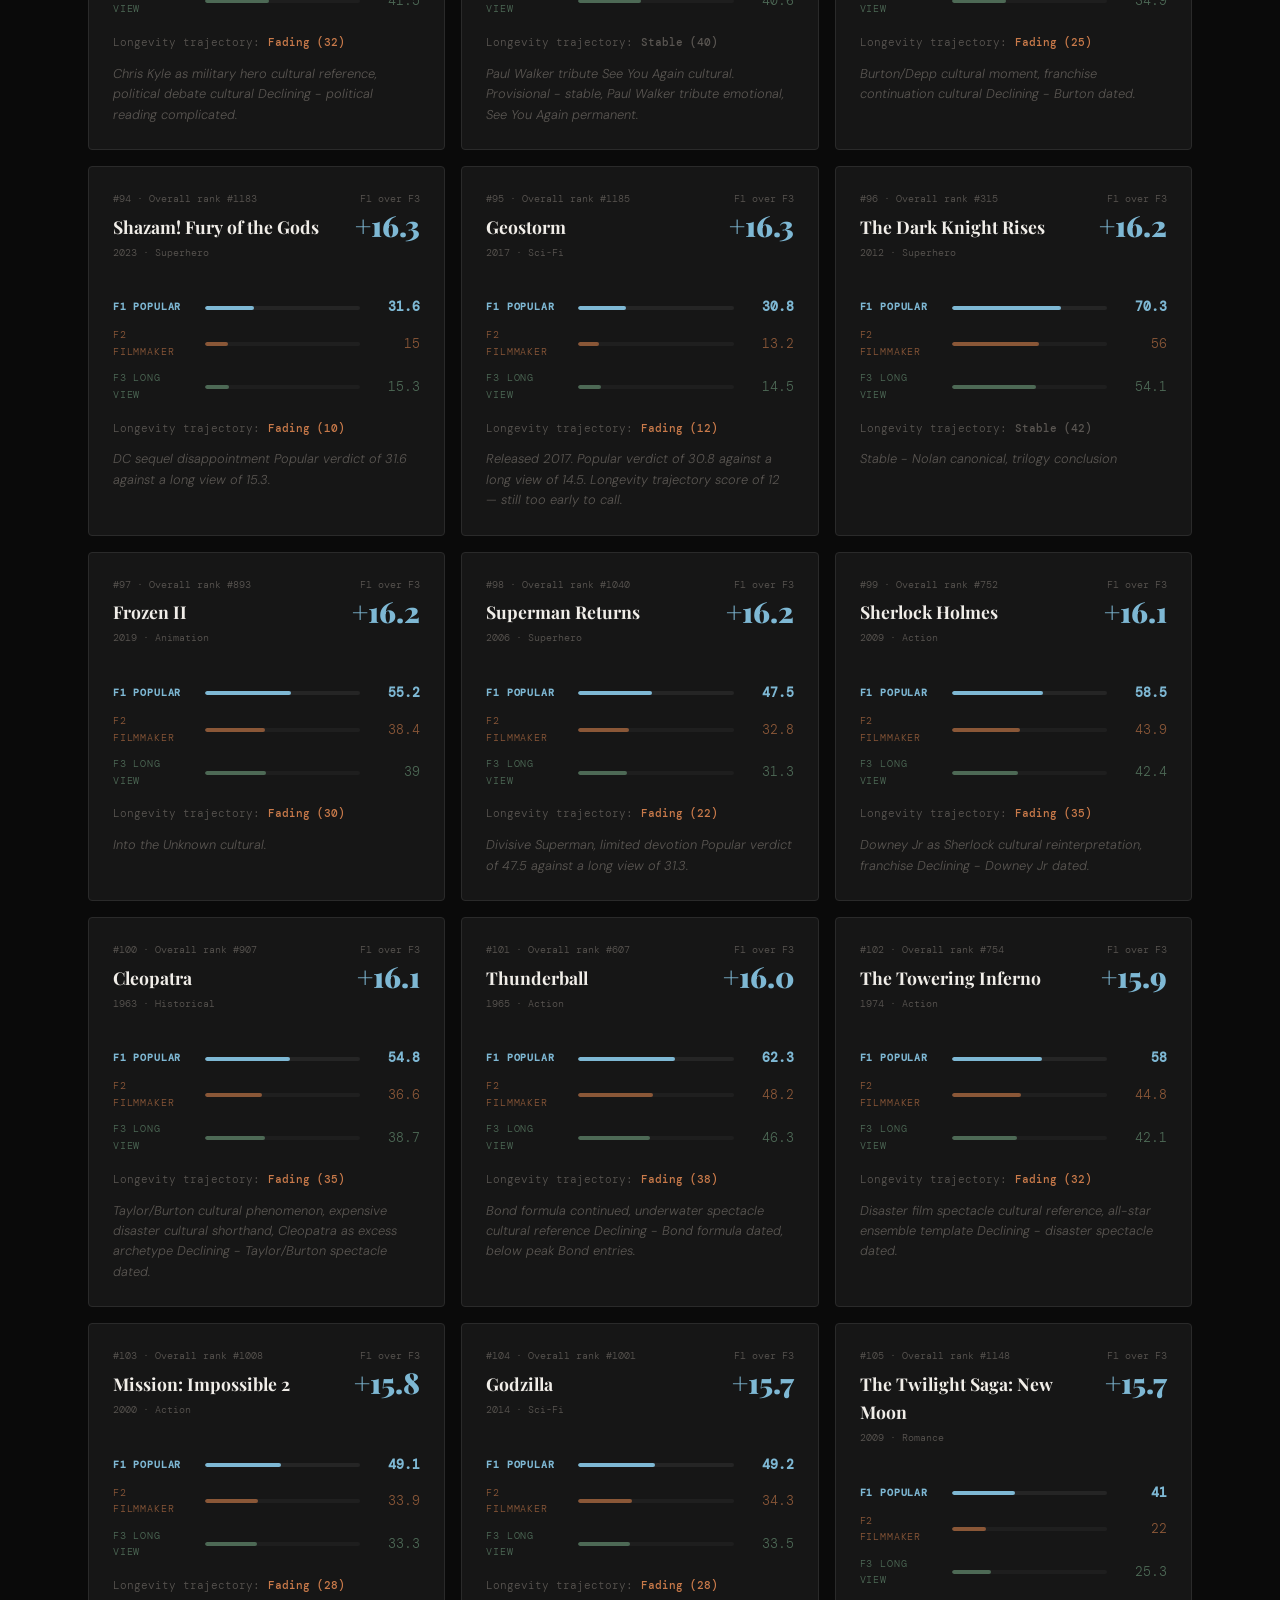
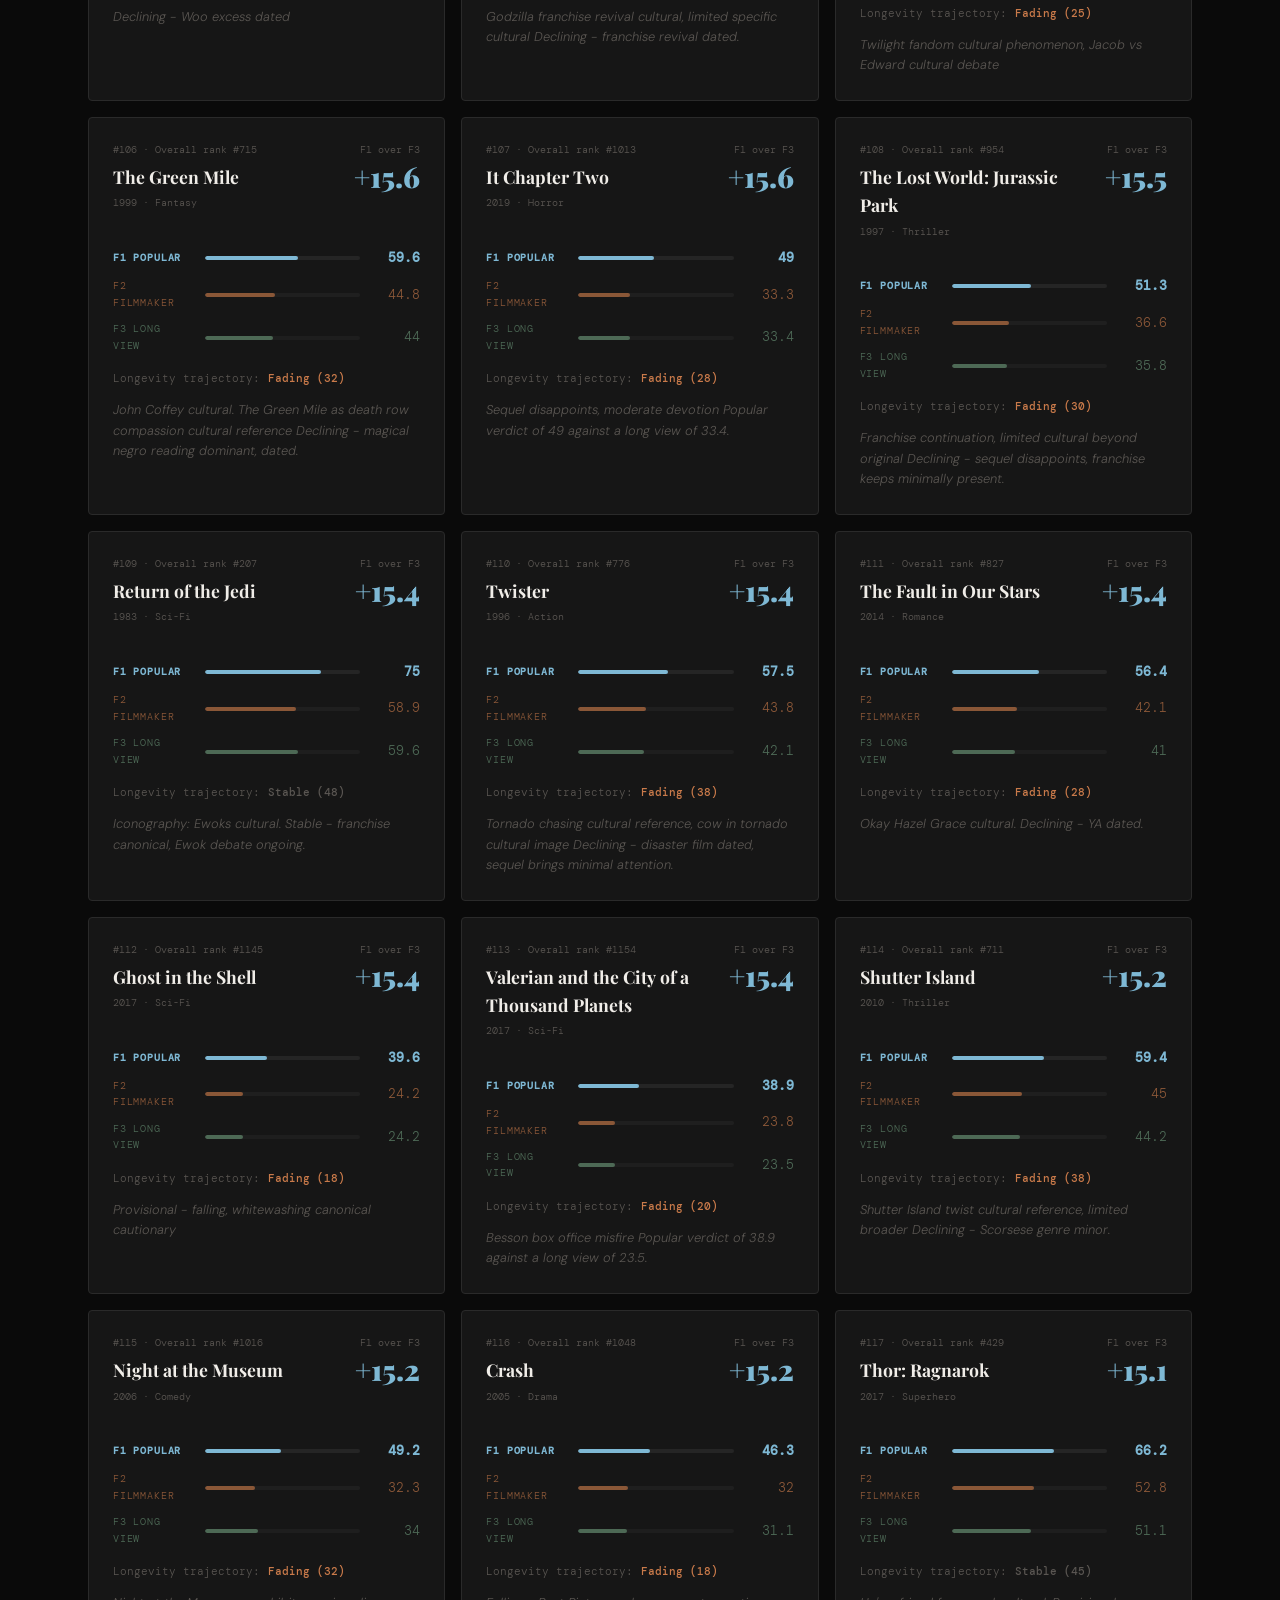
<file: peaked-faded.html>
<!DOCTYPE html>
<html lang="en">
<head>
  <!-- Google tag (gtag.js) -->
<script async src="https://www.googletagmanager.com/gtag/js?id=G-0618YDJ2DG"></script>
<script>
  window.dataLayer = window.dataLayer || [];
  function gtag(){dataLayer.push(arguments);}
  gtag('js', new Date());

  gtag('config', 'G-0618YDJ2DG');
</script>
  <meta charset="UTF-8">
  <meta name="viewport" content="width=device-width, initial-scale=1.0">
  <title>Peaked &amp; Faded — No Soft Opinions: Cinema</title>
  <meta name="description" content="Films that dominated their moment — high Popular Verdict — but whose Long View score tells a different story. The films that were everywhere and then weren't.">
  <link rel="stylesheet" href="style.css">
</head>
<body>

  <nav class="site-nav">
    <div class="nav-inner">
      <a href="index.html" class="nav-brand">
        <span class="nav-brand-main">No Soft Opinions</span>
        <span class="nav-brand-sub">Cinema</span>
      </a>
      <ul class="nav-links">
        <li><a href="index.html">Home</a></li>
        <li><a href="ranking.html">The Ranking</a></li>
        <li class="nav-dropdown">
          <button class="nav-dropdown-toggle">Explore</button>
          <div class="nav-dropdown-menu">
            <a href="decades.html">By Decade</a>
            <a href="genres.html">By Genre</a>
            <a href="peaked-faded.html" class="active">Peaked &amp; Faded</a>
          </div>
        </li>
        <li><a href="contested.html">Most Contested</a></li>
        <li><a href="blindspots.html">Blind Spots</a></li>
        <li><a href="dataset.html">Dataset</a></li>
        <li><a href="about.html">About</a></li>
      </ul>
      <button class="nav-toggle" aria-label="Menu" onclick="document.getElementById('nav-drawer').classList.toggle('open')">
        <span></span><span></span><span></span>
      </button>
    </div>
  </nav>
  <div class="nav-drawer" id="nav-drawer">
    <a href="index.html">Home</a>
    <a href="ranking.html">The Ranking</a>
    <span style="display:block; padding:0.5rem 0 0.2rem; font-family:var(--font-mono); font-size:0.6rem; letter-spacing:0.15em; text-transform:uppercase; color:var(--gold); border-bottom:1px solid var(--border);">Explore</span>
    <a href="decades.html" style="padding-left:1rem;">By Decade</a>
    <a href="genres.html" style="padding-left:1rem;">By Genre</a>
    <a href="peaked-faded.html" class="active" style="padding-left:1rem;">Peaked &amp; Faded</a>
    <a href="contested.html">Most Contested</a>
    <a href="blindspots.html">Blind Spots</a>
    <a href="dataset.html">Dataset</a>
    <a href="about.html">About</a>
  </div>

  <div class="page-wrapper">
    <header class="page-header">
      <div class="page-header-inner">
        <span class="page-label">Popular Verdict vs The Long View</span>
        <h1 class="page-title">Peaked &amp; Faded</h1>
        <p class="page-subtitle">Films where the Popular Verdict (F1) significantly exceeds the Long View score (F3). These films dominated their moment — commercially, culturally, conversationally. The index's Long View framework asks a harder question: are they still mattering? The gap between F1 and F3 is the measure of a film that was everywhere and then, quietly, wasn't.</p>
      </div>
    </header>

    <div class="container">

      <div style="background:var(--surface); border:1px solid var(--border); border-radius:4px; padding:1.25rem 1.5rem; margin-bottom:2rem; max-width:65ch;">
        <p style="font-size:0.85rem; color:var(--text-secondary); line-height:1.7; margin:0;">
          <span style="color:var(--gold); font-family:var(--font-mono); font-size:0.7rem; letter-spacing:0.1em; text-transform:uppercase; display:block; margin-bottom:0.5rem;">A note on interpretation</span>
          A high F1/F3 gap does not mean these are bad films. It means the conditions that made them popular — the franchise moment, the cultural event, the summer spectacle — have not translated into the kind of lasting critical or cultural presence the Long View framework measures. Some of them may yet. The 2010s films on this list are still early in that process.
        </p>
      </div>

      <div id="content-container">
        <div class="loading">Loading films…</div>
      </div>

    </div>
  </div>

  <footer class="site-footer">
    <div class="footer-inner">
      <div>
        <div class="footer-brand-name">No Soft Opinions</div>
        <div class="footer-brand-sub">Cinema</div>
        <p class="footer-desc">1,114 films selected by methodology. 74 added by hand. 10 added as 2026 Oscar nominees. 1,188 total.</p>
      </div>
      <nav class="footer-links">
        <a href="index.html">Home</a>
        <a href="ranking.html">The Ranking</a>
        <a href="about.html">About & Methodology</a>
        <a href="dataset.html">The Dataset</a>
      </nav>
    </div>
    <div class="footer-base">
      <span class="footer-credit">Built in conversation with <a href="https://anthropic.com" target="_blank">Claude</a> by <a href="https://twitter.com/cjk_1983" target="_blank">@cjk_1983</a>.</span>
    </div>
  </footer>

  <script src="peaked-faded.js"></script>
</body>
</html>
</file>
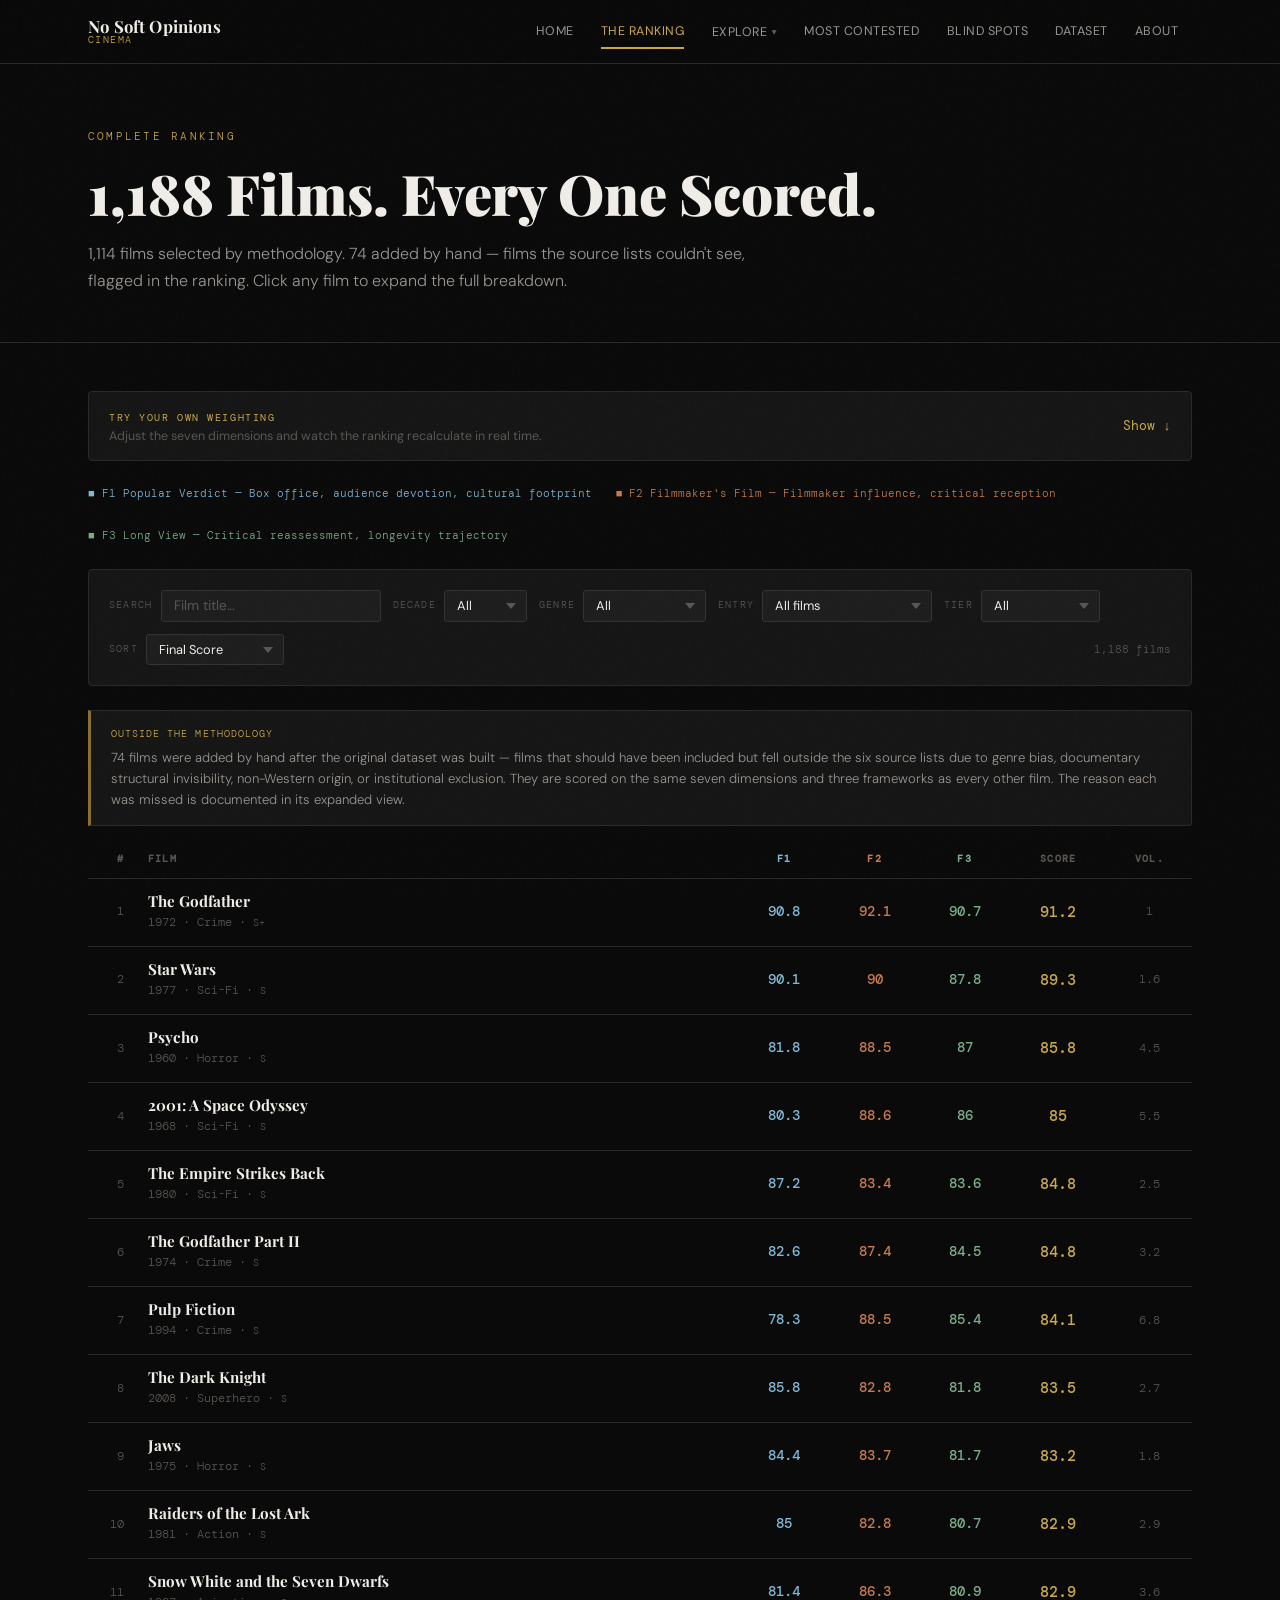
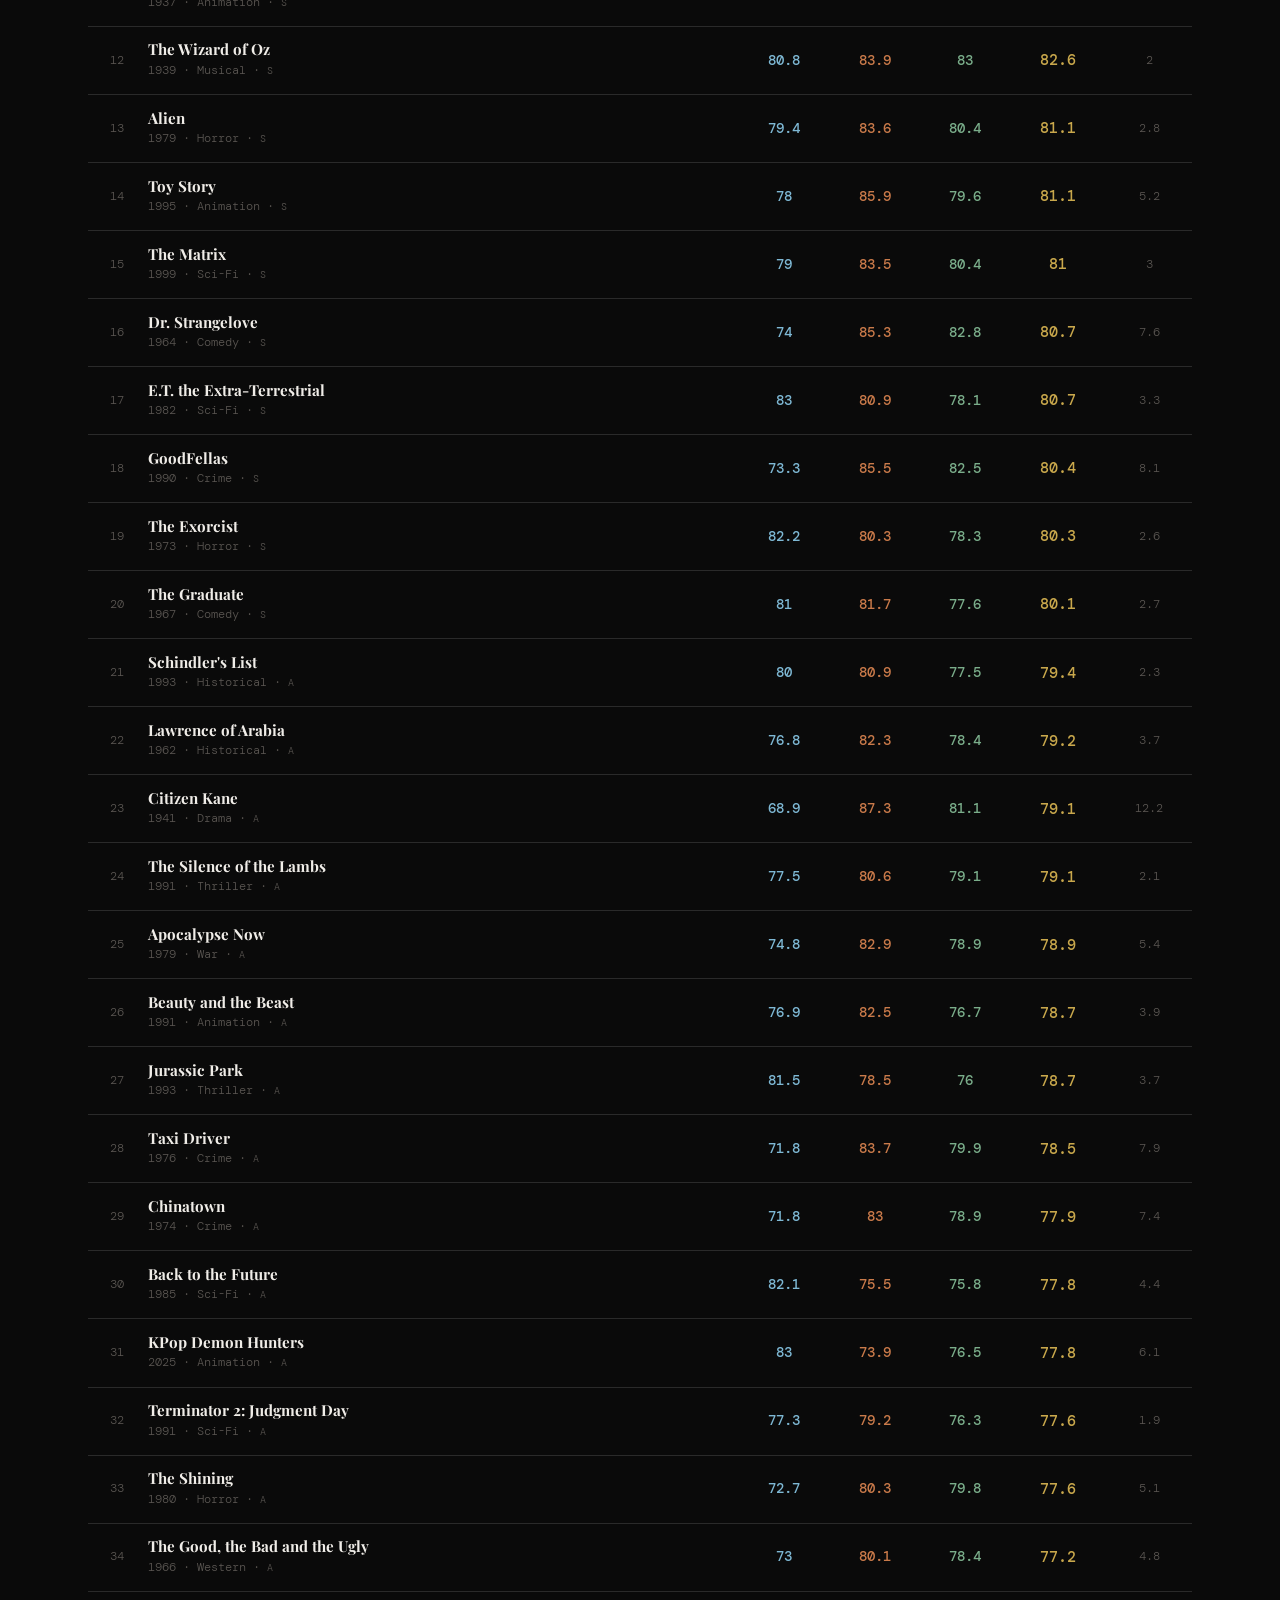
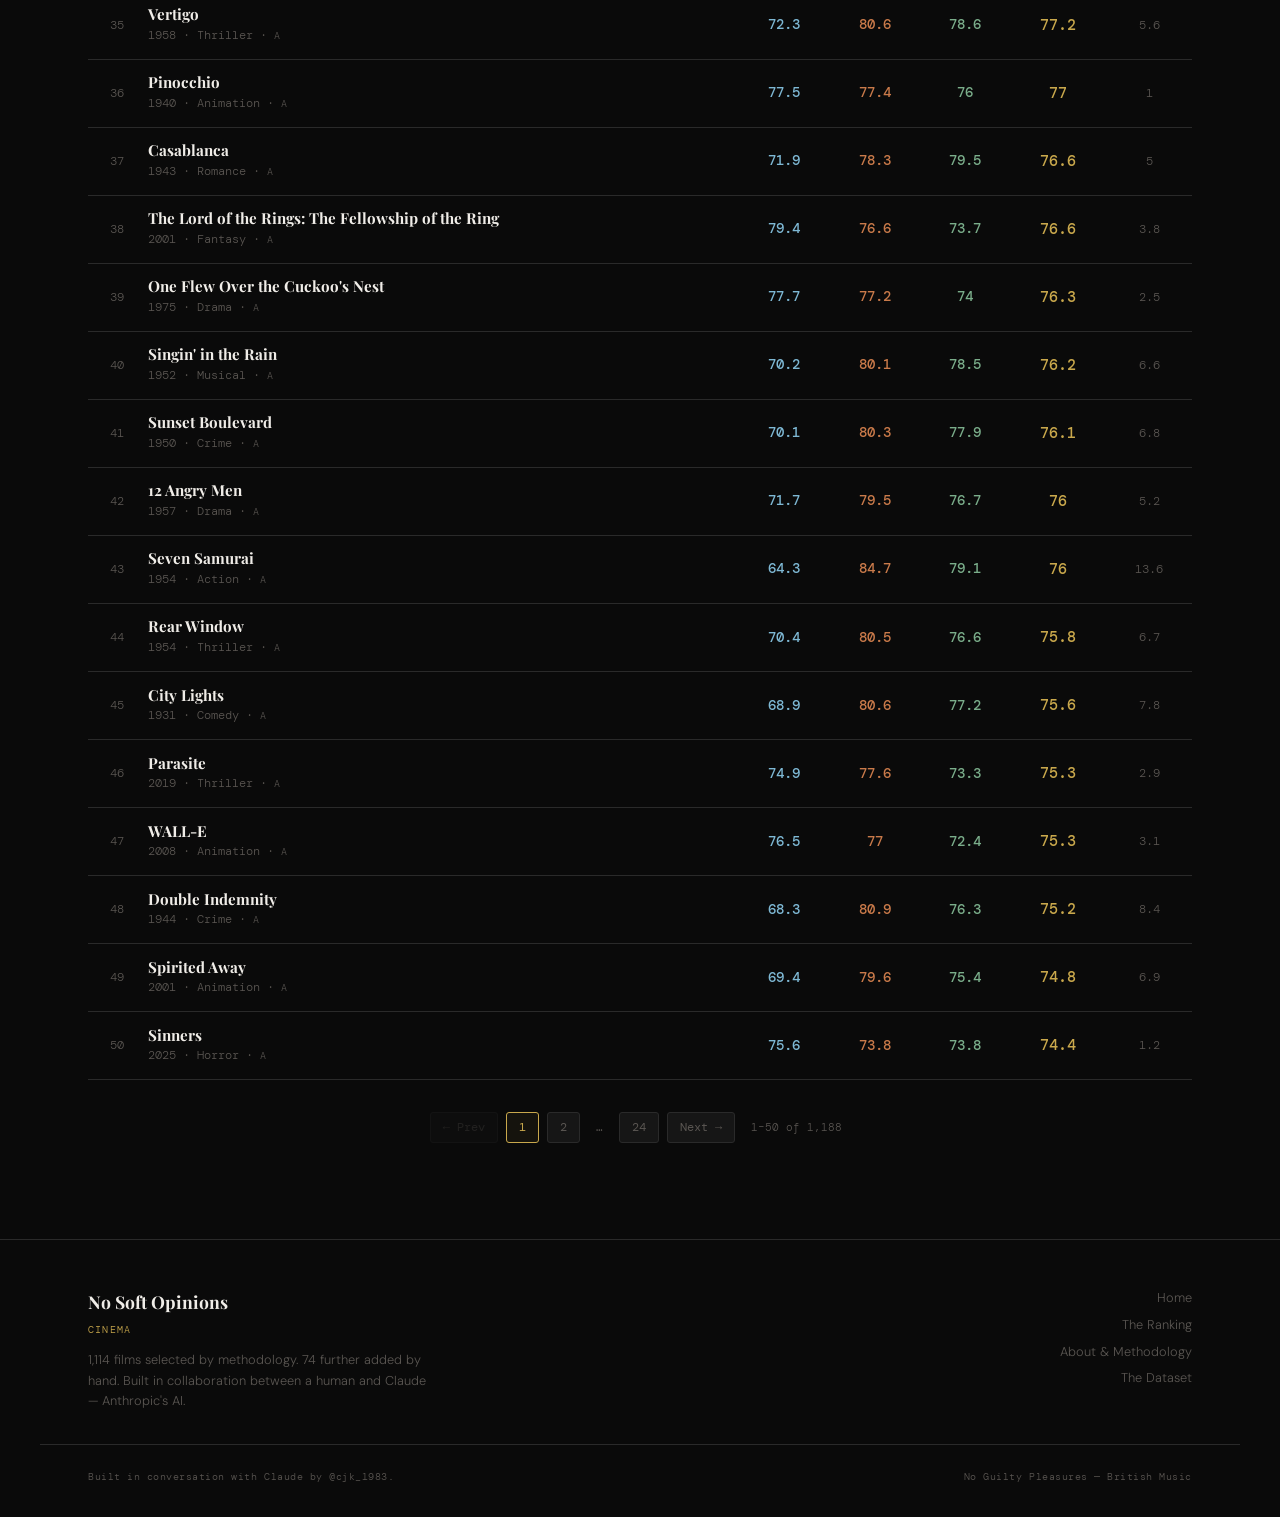
<file: ranking.html>
<!DOCTYPE html>
<html lang="en">
<head>
  <!-- Google tag (gtag.js) -->
<script async src="https://www.googletagmanager.com/gtag/js?id=G-0618YDJ2DG"></script>
<script>
  window.dataLayer = window.dataLayer || [];
  function gtag(){dataLayer.push(arguments);}
  gtag('js', new Date());

  gtag('config', 'G-0618YDJ2DG');
</script>
  <meta charset="UTF-8">
  <meta name="viewport" content="width=device-width, initial-scale=1.0">
  <title>The Ranking — No Soft Opinions: Cinema</title>
  <meta name="description" content="All 1,188 films ranked by final score. Filter by decade, genre, or framework. Click any film to expand the full breakdown.">
  <link rel="stylesheet" href="style.css">
</head>
<body>

  <nav class="site-nav">
    <div class="nav-inner">
      <a href="index.html" class="nav-brand">
        <span class="nav-brand-main">No Soft Opinions</span>
        <span class="nav-brand-sub">Cinema</span>
      </a>
      <ul class="nav-links">
        <li><a href="index.html">Home</a></li>
        <li><a href="ranking.html" class="active">The Ranking</a></li>
        <li class="nav-dropdown">
          <button class="nav-dropdown-toggle">Explore</button>
          <div class="nav-dropdown-menu">
            <a href="decades.html">By Decade</a>
            <a href="genres.html">By Genre</a>
            <a href="peaked-faded.html">Peaked &amp; Faded</a>
          </div>
        </li>
        <li><a href="contested.html">Most Contested</a></li>
        <li><a href="blindspots.html">Blind Spots</a></li>
        <li><a href="dataset.html">Dataset</a></li>
        <li><a href="about.html">About</a></li>
      </ul>
      <button class="nav-toggle" aria-label="Menu" onclick="document.getElementById('nav-drawer').classList.toggle('open')">
        <span></span><span></span><span></span>
      </button>
    </div>
  </nav>
  <div class="nav-drawer" id="nav-drawer">
    <a href="index.html">Home</a>
    <a href="ranking.html" class="active">The Ranking</a>
    <span style="display:block; padding:0.5rem 0 0.2rem; font-family:var(--font-mono); font-size:0.6rem; letter-spacing:0.15em; text-transform:uppercase; color:var(--gold-dim); border-bottom:1px solid var(--border);">Explore</span>
    <a href="decades.html" style="padding-left:1rem;">By Decade</a>
    <a href="genres.html" style="padding-left:1rem;">By Genre</a>
    <a href="peaked-faded.html" style="padding-left:1rem;">Peaked &amp; Faded</a>
    <a href="contested.html">Most Contested</a>
    <a href="blindspots.html">Blind Spots</a>
    <a href="dataset.html">Dataset</a>
    <a href="about.html">About</a>
  </div>

  <div class="page-wrapper">
    <header class="page-header">
      <div class="page-header-inner">
        <span class="page-label">Complete Ranking</span>
        <h1 class="page-title">1,188 Films. Every One Scored.</h1>
        <p class="page-subtitle">1,114 films selected by methodology. 74 added by hand — films the source lists couldn't see, flagged in the ranking. Click any film to expand the full breakdown.</p>
      </div>
    </header>

    <div class="container">

      <!-- WEIGHTING CALCULATOR -->
      <div id="calculator-panel" style="margin-bottom:1.5rem; background:var(--surface); border:1px solid var(--border); border-radius:4px; overflow:hidden;">

        <!-- Header toggle -->
        <button onclick="window.NSO.toggleCalculator()" style="width:100%; display:flex; align-items:center; justify-content:space-between; padding:1rem 1.25rem; background:none; border:none; cursor:pointer; text-align:left;">
          <div>
            <span style="font-family:var(--font-mono); font-size:0.65rem; letter-spacing:0.15em; text-transform:uppercase; color:var(--gold);">Try Your Own Weighting</span>
            <p style="font-size:0.78rem; color:var(--text-muted); margin-top:0.2rem;">Adjust the seven dimensions and watch the ranking recalculate in real time.</p>
          </div>
          <span id="calc-toggle-icon" style="font-family:var(--font-mono); font-size:0.8rem; color:var(--gold); flex-shrink:0; margin-left:1rem;">Show ↓</span>
        </button>

        <!-- Calculator body (hidden by default) -->
        <div id="calculator-body" style="display:none; border-top:1px solid var(--border); padding:1.5rem;">

          <!-- Presets -->
          <div style="margin-bottom:1.25rem;">
            <span style="font-family:var(--font-mono); font-size:0.65rem; letter-spacing:0.12em; text-transform:uppercase; color:var(--text-muted); margin-right:0.75rem;">Presets:</span>
            <button class="page-btn" onclick="window.NSO.loadPreset('equal')" style="margin-right:0.4rem;">Equal Weight</button>
            <button class="page-btn" onclick="window.NSO.loadPreset('f1')" style="margin-right:0.4rem; color:var(--f1-color); border-color:var(--f1-color);">F1 Popular</button>
            <button class="page-btn" onclick="window.NSO.loadPreset('f2')" style="margin-right:0.4rem; color:var(--f2-color); border-color:var(--f2-color);">F2 Filmmaker</button>
            <button class="page-btn" onclick="window.NSO.loadPreset('f3')" style="color:var(--f3-color); border-color:var(--f3-color);">F3 Long View</button>
          </div>

          <!-- Sliders -->
          <div style="display:grid; grid-template-columns: repeat(auto-fill, minmax(260px, 1fr)); gap:1rem; margin-bottom:1.25rem;">
            <div class="calc-slider-row" data-dim="d1">
              <div style="display:flex; justify-content:space-between; margin-bottom:0.3rem;">
                <span style="font-size:0.78rem; color:var(--text-secondary);">D1 — Box Office</span>
                <span id="val-d1" style="font-family:var(--font-mono); font-size:0.75rem; color:var(--gold);">1</span>
              </div>
              <input type="range" id="slider-d1" min="0" max="10" value="1" oninput="window.NSO.onSlider('d1',this.value)" style="width:100%; accent-color:var(--gold);">
            </div>
            <div class="calc-slider-row" data-dim="d2">
              <div style="display:flex; justify-content:space-between; margin-bottom:0.3rem;">
                <span style="font-size:0.78rem; color:var(--text-secondary);">D2 — Audience Devotion</span>
                <span id="val-d2" style="font-family:var(--font-mono); font-size:0.75rem; color:var(--gold);">1</span>
              </div>
              <input type="range" id="slider-d2" min="0" max="10" value="1" oninput="window.NSO.onSlider('d2',this.value)" style="width:100%; accent-color:var(--gold);">
            </div>
            <div class="calc-slider-row" data-dim="d3">
              <div style="display:flex; justify-content:space-between; margin-bottom:0.3rem;">
                <span style="font-size:0.78rem; color:var(--text-secondary);">D3 — Critical at Release</span>
                <span id="val-d3" style="font-family:var(--font-mono); font-size:0.75rem; color:var(--gold);">1</span>
              </div>
              <input type="range" id="slider-d3" min="0" max="10" value="1" oninput="window.NSO.onSlider('d3',this.value)" style="width:100%; accent-color:var(--gold);">
            </div>
            <div class="calc-slider-row" data-dim="d4">
              <div style="display:flex; justify-content:space-between; margin-bottom:0.3rem;">
                <span style="font-size:0.78rem; color:var(--text-secondary);">D4 — Critical Now</span>
                <span id="val-d4" style="font-family:var(--font-mono); font-size:0.75rem; color:var(--gold);">1</span>
              </div>
              <input type="range" id="slider-d4" min="0" max="10" value="1" oninput="window.NSO.onSlider('d4',this.value)" style="width:100%; accent-color:var(--gold);">
            </div>
            <div class="calc-slider-row" data-dim="d5">
              <div style="display:flex; justify-content:space-between; margin-bottom:0.3rem;">
                <span style="font-size:0.78rem; color:var(--text-secondary);">D5 — Filmmaker Influence</span>
                <span id="val-d5" style="font-family:var(--font-mono); font-size:0.75rem; color:var(--gold);">1</span>
              </div>
              <input type="range" id="slider-d5" min="0" max="10" value="1" oninput="window.NSO.onSlider('d5',this.value)" style="width:100%; accent-color:var(--gold);">
            </div>
            <div class="calc-slider-row" data-dim="d6">
              <div style="display:flex; justify-content:space-between; margin-bottom:0.3rem;">
                <span style="font-size:0.78rem; color:var(--text-secondary);">D6 — Cultural Footprint</span>
                <span id="val-d6" style="font-family:var(--font-mono); font-size:0.75rem; color:var(--gold);">1</span>
              </div>
              <input type="range" id="slider-d6" min="0" max="10" value="1" oninput="window.NSO.onSlider('d6',this.value)" style="width:100%; accent-color:var(--gold);">
            </div>
            <div class="calc-slider-row" data-dim="d7">
              <div style="display:flex; justify-content:space-between; margin-bottom:0.3rem;">
                <span style="font-size:0.78rem; color:var(--text-secondary);">D7 — Longevity Trajectory</span>
                <span id="val-d7" style="font-family:var(--font-mono); font-size:0.75rem; color:var(--gold);">1</span>
              </div>
              <input type="range" id="slider-d7" min="0" max="10" value="1" oninput="window.NSO.onSlider('d7',this.value)" style="width:100%; accent-color:var(--gold);">
            </div>
          </div>

          <!-- Status -->
          <div style="display:flex; align-items:center; justify-content:space-between; flex-wrap:wrap; gap:0.75rem;">
            <div id="calc-status" style="font-family:var(--font-mono); font-size:0.7rem; color:var(--text-muted);"></div>
            <button onclick="window.NSO.loadPreset('reset')" class="btn btn-secondary" style="padding:0.35rem 0.9rem; font-size:0.72rem;">Reset to Default Ranking</button>
          </div>

        </div>
      </div>

      <!-- FRAMEWORK KEY -->
      <div style="display:flex; gap:1.5rem; flex-wrap:wrap; margin-bottom:1.5rem; font-family:var(--font-mono); font-size:0.7rem;">
        <span style="color:var(--f1-color);">■ F1 Popular Verdict — Box office, audience devotion, cultural footprint</span>
        <span style="color:var(--f2-color);">■ F2 Filmmaker's Film — Filmmaker influence, critical reception</span>
        <span style="color:var(--f3-color);">■ F3 Long View — Critical reassessment, longevity trajectory</span>
      </div>

      <!-- FILTERS -->
      <div class="filters-bar">
        <div class="filter-group">
          <label class="filter-label">Search</label>
          <input type="text" class="search-input" id="search-input" placeholder="Film title…" autocomplete="off">
        </div>
        <div class="filter-group">
          <label class="filter-label">Decade</label>
          <select class="filter-select" id="filter-decade">
            <option value="">All</option>
            <option value="1920s">1920s</option>
            <option value="1930s">1930s</option>
            <option value="1940s">1940s</option>
            <option value="1950s">1950s</option>
            <option value="1960s">1960s</option>
            <option value="1970s">1970s</option>
            <option value="1980s">1980s</option>
            <option value="1990s">1990s</option>
            <option value="2000s">2000s</option>
            <option value="2010s">2010s</option>
            <option value="2020s">2020s</option>
          </select>
        </div>
        <div class="filter-group">
          <label class="filter-label">Genre</label>
          <select class="filter-select" id="filter-genre">
            <option value="">All</option>
          </select>
        </div>
        <div class="filter-group">
          <label class="filter-label">Entry</label>
          <select class="filter-select" id="filter-entry">
            <option value="">All films</option>
            <option value="original">Original methodology</option>
            <option value="added">Added by hand</option>
          </select>
        </div>
        <div class="filter-group">
          <label class="filter-label">Tier</label>
          <select class="filter-select" id="filter-tier">
            <option value="">All</option>
            <option value="S+">S+ (90+)</option>
            <option value="S">S (80–89)</option>
            <option value="A">A (70–79)</option>
            <option value="B">B (60–69)</option>
            <option value="C">C (50–59)</option>
            <option value="D">D (under 50)</option>
          </select>
        </div>
        <div class="filter-group">
          <label class="filter-label">Sort</label>
          <select class="filter-select" id="sort-select">
            <option value="final_score">Final Score</option>
            <option value="f1">F1 Popular</option>
            <option value="f2">F2 Filmmaker</option>
            <option value="f3">F3 Long View</option>
            <option value="volatility">Most Contested</option>
            <option value="year_asc">Year (oldest)</option>
            <option value="year_desc">Year (newest)</option>
          </select>
        </div>
        <div class="filter-count" id="filter-count"></div>
      </div>

      <div id="added-films-note" style="display:none; margin-bottom:1rem; padding:0.9rem 1.25rem; background:var(--surface); border:1px solid var(--border); border-left:3px solid var(--gold-dim); border-radius:0 4px 4px 0; font-size:0.82rem; color:var(--text-secondary); line-height:1.6;">
        <span style="font-family:var(--font-mono); font-size:0.65rem; letter-spacing:0.1em; text-transform:uppercase; color:var(--gold); display:block; margin-bottom:0.3rem;">Outside the Methodology</span>
        74 films were added by hand after the original dataset was built — films that should have been included but fell outside the six source lists due to genre bias, documentary structural invisibility, non-Western origin, or institutional exclusion. They are scored on the same seven dimensions and three frameworks as every other film. The reason each was missed is documented in its expanded view.
      </div>

      <!-- TABLE -->
      <div style="overflow-x:auto;">
        <table class="film-table" id="film-table">
          <thead>
            <tr>
              <th style="width:3rem; text-align:right;">#</th>
              <th>Film</th>
              <th style="text-align:center; color:var(--f1-color);">F1</th>
              <th style="text-align:center; color:var(--f2-color);">F2</th>
              <th style="text-align:center; color:var(--f3-color);">F3</th>
              <th style="text-align:center;">Score</th>
              <th style="text-align:center;">Vol.</th>
            </tr>
          </thead>
          <tbody id="film-tbody">
            <tr><td colspan="7" class="loading">Loading 1,188 films…</td></tr>
          </tbody>
        </table>
      </div>

      <!-- PAGINATION -->
      <div class="pagination" id="pagination"></div>

    </div>
  </div>

  <footer class="site-footer">
    <div class="footer-inner">
      <div>
        <div class="footer-brand-name">No Soft Opinions</div>
        <div class="footer-brand-sub">Cinema</div>
        <p class="footer-desc">1,114 films selected by methodology. 74 further added by hand. Built in collaboration between a human and Claude — Anthropic's AI.</p>
      </div>
      <nav class="footer-links">
        <a href="index.html">Home</a>
        <a href="ranking.html">The Ranking</a>
        <a href="about.html">About & Methodology</a>
        <a href="dataset.html">The Dataset</a>
      </nav>
    </div>
    <div class="footer-base">
      <span class="footer-credit">Built in conversation with <a href="https://anthropic.com" target="_blank">Claude</a> by <a href="https://twitter.com/cjk_1983" target="_blank">@cjk_1983</a>.</span>
      <span class="footer-credit"><a href="https://czkelly1983.github.io/noguiltypleasures/" target="_blank">No Guilty Pleasures — British Music</a></span>
    </div>
  </footer>

  <script src="ranking.js"></script>

</body>
</html>
</file>
<file: style.css>
/* ============================================================
   NO SOFT OPINIONS: CINEMA
   Master Stylesheet
   Dark editorial — gold accent — confident, unhedged
   ============================================================ */

@import url('https://fonts.googleapis.com/css2?family=Playfair+Display:ital,wght@0,400;0,700;0,900;1,400;1,700&family=DM+Sans:ital,wght@0,300;0,400;0,500;0,600;1,300&family=DM+Mono:wght@400;500&display=swap');

/* ============================================================
   CSS VARIABLES
   ============================================================ */

:root {
  /* Core palette */
  --black:        #0a0a0a;
  --deep:         #111111;
  --surface:      #161616;
  --surface-2:    #1e1e1e;
  --surface-3:    #252525;
  --border:       #2a2a2a;
  --border-light: #333333;

  /* Gold accent system */
  --gold:         #c9a84c;
  --gold-light:   #e2c068;
  --gold-dim:     #8a6f2e;
  --gold-glow:    rgba(201, 168, 76, 0.12);
  --gold-subtle:  rgba(201, 168, 76, 0.06);

  /* Text */
  --text-primary:   #f0ede8;
  --text-secondary: #9a9590;
  --text-muted:     #5a5652;
  --text-gold:      var(--gold);

  /* Framework colours */
  --f1-color: #7eb8d4;   /* Popular — cool blue */
  --f2-color: #c97a4a;   /* Filmmaker — warm amber */
  --f3-color: #7aad8a;   /* Long View — sage green */

  /* Score tier colours */
  --tier-s-plus: #e8c547;
  --tier-s:      #c9a84c;
  --tier-a:      #8fb87a;
  --tier-b:      #7eb8d4;
  --tier-c:      #9a9590;
  --tier-d:      #5a5652;

  /* Spacing */
  --nav-height: 64px;
  --max-width:  1200px;
  --page-pad:   clamp(1rem, 4vw, 3rem);

  /* Typography */
  --font-display: 'Playfair Display', Georgia, serif;
  --font-body:    'DM Sans', system-ui, sans-serif;
  --font-mono:    'DM Mono', 'Courier New', monospace;

  /* Transitions */
  --transition: 200ms ease;
  --transition-slow: 400ms ease;
}

/* ============================================================
   RESET & BASE
   ============================================================ */

*, *::before, *::after {
  box-sizing: border-box;
  margin: 0;
  padding: 0;
}

html {
  scroll-behavior: smooth;
  font-size: 16px;
}

body {
  background-color: var(--black);
  color: var(--text-primary);
  font-family: var(--font-body);
  font-weight: 300;
  line-height: 1.6;
  -webkit-font-smoothing: antialiased;
  -moz-osx-font-smoothing: grayscale;
  min-height: 100vh;
}

/* Subtle film grain overlay */
body::before {
  content: '';
  position: fixed;
  inset: 0;
  background-image: url("data:image/svg+xml,%3Csvg viewBox='0 0 256 256' xmlns='http://www.w3.org/2000/svg'%3E%3Cfilter id='noise'%3E%3CfeTurbulence type='fractalNoise' baseFrequency='0.9' numOctaves='4' stitchTiles='stitch'/%3E%3C/filter%3E%3Crect width='100%25' height='100%25' filter='url(%23noise)' opacity='0.03'/%3E%3C/svg%3E");
  pointer-events: none;
  z-index: 9999;
  opacity: 0.4;
}

img { max-width: 100%; display: block; }
a { color: var(--gold); text-decoration: none; transition: color var(--transition); }
a:hover { color: var(--gold-light); }
button { cursor: pointer; border: none; background: none; font-family: var(--font-body); }

/* ============================================================
   NAVIGATION
   ============================================================ */

.site-nav {
  position: fixed;
  top: 0;
  left: 0;
  right: 0;
  height: var(--nav-height);
  background: rgba(10, 10, 10, 0.95);
  backdrop-filter: blur(12px);
  -webkit-backdrop-filter: blur(12px);
  border-bottom: 1px solid var(--border);
  z-index: 100;
  display: flex;
  align-items: center;
}

.nav-inner {
  width: 100%;
  max-width: var(--max-width);
  margin: 0 auto;
  padding: 0 var(--page-pad);
  display: flex;
  align-items: center;
  justify-content: space-between;
  gap: 2rem;
}

.nav-brand {
  display: flex;
  flex-direction: column;
  line-height: 1.1;
  flex-shrink: 0;
}

.nav-brand-main {
  font-family: var(--font-display);
  font-weight: 700;
  font-size: 1.05rem;
  color: var(--text-primary);
  letter-spacing: 0.01em;
}

.nav-brand-sub {
  font-family: var(--font-mono);
  font-size: 0.6rem;
  color: var(--gold);
  letter-spacing: 0.15em;
  text-transform: uppercase;
}

.nav-links {
  display: flex;
  align-items: center;
  gap: 0;
  list-style: none;
}

.nav-links a {
  display: block;
  padding: 0.4rem 0.85rem;
  font-size: 0.78rem;
  font-weight: 400;
  letter-spacing: 0.04em;
  text-transform: uppercase;
  color: var(--text-secondary);
  transition: color var(--transition);
  white-space: nowrap;
}

.nav-links a:hover,
.nav-links a.active {
  color: var(--gold);
}

.nav-links a.active {
  position: relative;
}

.nav-links a.active::after {
  content: '';
  position: absolute;
  bottom: -1px;
  left: 0.85rem;
  right: 0.85rem;
  height: 2px;
  background: var(--gold);
}

/* Mobile nav toggle */
.nav-toggle {
  display: none;
  flex-direction: column;
  gap: 5px;
  padding: 0.5rem;
  cursor: pointer;
}

.nav-toggle span {
  display: block;
  width: 22px;
  height: 1.5px;
  background: var(--text-secondary);
  transition: var(--transition);
}

/* Mobile nav drawer */
.nav-drawer {
  display: none;
  position: fixed;
  top: var(--nav-height);
  left: 0;
  right: 0;
  background: var(--deep);
  border-bottom: 1px solid var(--border);
  padding: 1rem var(--page-pad);
  z-index: 99;
}

.nav-drawer.open { display: block; }

.nav-drawer a {
  display: block;
  padding: 0.7rem 0;
  font-size: 0.85rem;
  letter-spacing: 0.05em;
  text-transform: uppercase;
  color: var(--text-secondary);
  border-bottom: 1px solid var(--border);
}

.nav-drawer a:last-child { border-bottom: none; }
.nav-drawer a:hover, .nav-drawer a.active { color: var(--gold); }

@media (max-width: 900px) {
  .nav-links { display: none; }
  .nav-toggle { display: flex; }
}

/* Nav dropdown */
.nav-dropdown {
  position: relative;
}

.nav-dropdown-toggle {
  display: block;
  padding: 0.4rem 0.85rem;
  font-size: 0.78rem;
  font-weight: 400;
  letter-spacing: 0.04em;
  text-transform: uppercase;
  color: var(--text-secondary);
  transition: color var(--transition);
  white-space: nowrap;
  cursor: pointer;
  background: none;
  border: none;
  font-family: var(--font-body);
  display: flex;
  align-items: center;
  gap: 0.3rem;
}

.nav-dropdown-toggle:hover { color: var(--gold); }

.nav-dropdown-toggle::after {
  content: '▾';
  font-size: 0.6rem;
  opacity: 0.6;
}

.nav-dropdown-menu {
  display: none;
  position: absolute;
  top: calc(100% + 1px);
  left: 0;
  background: rgba(10,10,10,0.98);
  border: 1px solid var(--border);
  border-top: none;
  min-width: 160px;
  z-index: 200;
}

.nav-dropdown:hover .nav-dropdown-menu,
.nav-dropdown:focus-within .nav-dropdown-menu {
  display: block;
}

.nav-dropdown-menu a {
  display: block;
  padding: 0.55rem 0.85rem;
  font-size: 0.75rem;
  font-weight: 400;
  letter-spacing: 0.04em;
  text-transform: uppercase;
  color: var(--text-secondary);
  transition: color var(--transition);
  border-bottom: 1px solid var(--border);
  white-space: nowrap;
}

.nav-dropdown-menu a:last-child { border-bottom: none; }
.nav-dropdown-menu a:hover, .nav-dropdown-menu a.active { color: var(--gold); }

/* ============================================================
   PAGE STRUCTURE
   ============================================================ */

.page-wrapper {
  padding-top: var(--nav-height);
  min-height: 100vh;
}

.container {
  max-width: var(--max-width);
  margin: 0 auto;
  padding: 0 var(--page-pad);
}

/* ============================================================
   PAGE HEADERS
   ============================================================ */

.page-header {
  padding: 4rem 0 3rem;
  border-bottom: 1px solid var(--border);
  margin-bottom: 3rem;
}

.page-header-inner {
  max-width: var(--max-width);
  margin: 0 auto;
  padding: 0 var(--page-pad);
}

.page-label {
  font-family: var(--font-mono);
  font-size: 0.7rem;
  letter-spacing: 0.2em;
  text-transform: uppercase;
  color: var(--gold);
  margin-bottom: 1rem;
  display: block;
}

.page-title {
  font-family: var(--font-display);
  font-size: clamp(2rem, 5vw, 3.5rem);
  font-weight: 900;
  line-height: 1.1;
  color: var(--text-primary);
  margin-bottom: 1rem;
}

.page-subtitle {
  font-size: 1rem;
  color: var(--text-secondary);
  max-width: 60ch;
  font-weight: 300;
  line-height: 1.7;
}

/* ============================================================
   SECTION TITLES
   ============================================================ */

.section-title {
  font-family: var(--font-display);
  font-size: clamp(1.4rem, 3vw, 2rem);
  font-weight: 700;
  color: var(--text-primary);
  margin-bottom: 0.5rem;
}

.section-label {
  font-family: var(--font-mono);
  font-size: 0.65rem;
  letter-spacing: 0.2em;
  text-transform: uppercase;
  color: var(--gold);
  margin-bottom: 0.75rem;
  display: block;
}

.section-intro {
  font-size: 0.95rem;
  color: var(--text-secondary);
  max-width: 65ch;
  line-height: 1.7;
  margin-bottom: 2rem;
}

/* ============================================================
   FILM CARDS (shared ranking row pattern)
   ============================================================ */

.film-table {
  width: 100%;
  border-collapse: collapse;
}

.film-table thead th {
  font-family: var(--font-mono);
  font-size: 0.65rem;
  letter-spacing: 0.12em;
  text-transform: uppercase;
  color: var(--text-muted);
  padding: 0.6rem 0.75rem;
  text-align: left;
  border-bottom: 1px solid var(--border);
  white-space: nowrap;
}

.film-table thead th.sortable {
  cursor: pointer;
  user-select: none;
}

.film-table thead th.sortable:hover { color: var(--gold); }
.film-table thead th.sort-active { color: var(--gold); }

.film-row {
  border-bottom: 1px solid var(--border);
  transition: background var(--transition);
  cursor: pointer;
}

.film-row:hover { background: var(--gold-subtle); }
.film-row.expanded { background: var(--surface); }

.film-row td {
  padding: 0.85rem 0.75rem;
  vertical-align: middle;
}

.film-rank {
  font-family: var(--font-mono);
  font-size: 0.75rem;
  color: var(--text-muted);
  width: 3rem;
  text-align: right;
  padding-right: 1rem;
}

.film-title-cell { min-width: 200px; }

.film-title {
  font-family: var(--font-display);
  font-size: 0.95rem;
  font-weight: 700;
  color: var(--text-primary);
  line-height: 1.2;
}

.film-meta {
  font-size: 0.72rem;
  color: var(--text-muted);
  margin-top: 0.2rem;
  font-family: var(--font-mono);
}

.film-score {
  font-family: var(--font-mono);
  font-size: 0.85rem;
  font-weight: 500;
  text-align: center;
  white-space: nowrap;
}

.film-score.f1 { color: var(--f1-color); }
.film-score.f2 { color: var(--f2-color); }
.film-score.f3 { color: var(--f3-color); }
.film-score.final { color: var(--gold); font-size: 0.95rem; }

.film-volatility {
  font-family: var(--font-mono);
  font-size: 0.75rem;
  color: var(--text-muted);
  text-align: center;
}

/* Score tier badge */
.tier-badge {
  display: inline-block;
  font-family: var(--font-mono);
  font-size: 0.6rem;
  letter-spacing: 0.08em;
  padding: 0.15rem 0.45rem;
  border-radius: 2px;
  font-weight: 500;
}

.tier-badge.s-plus { background: rgba(232,197,71,0.15); color: var(--tier-s-plus); border: 1px solid rgba(232,197,71,0.3); }
.tier-badge.s      { background: rgba(201,168,76,0.12); color: var(--tier-s); border: 1px solid rgba(201,168,76,0.25); }
.tier-badge.a      { background: rgba(143,184,122,0.1); color: var(--tier-a); border: 1px solid rgba(143,184,122,0.2); }
.tier-badge.b      { background: rgba(126,184,212,0.1); color: var(--tier-b); border: 1px solid rgba(126,184,212,0.2); }
.tier-badge.c      { background: rgba(154,149,144,0.1); color: var(--tier-c); border: 1px solid rgba(154,149,144,0.2); }
.tier-badge.d      { background: rgba(90,86,82,0.1);    color: var(--tier-d); border: 1px solid rgba(90,86,82,0.2); }

/* ============================================================
   EXPANDED FILM DETAIL
   ============================================================ */

.film-detail {
  display: none;
  background: var(--surface);
  border-bottom: 2px solid var(--gold-dim);
}

.film-detail.open { display: table-row; }

.film-detail td {
  padding: 2rem;
}

.detail-inner {
  display: grid;
  grid-template-columns: 1fr 1fr;
  gap: 2rem;
}

@media (max-width: 700px) {
  .detail-inner { grid-template-columns: 1fr; }
}

.detail-section-title {
  font-family: var(--font-mono);
  font-size: 0.65rem;
  letter-spacing: 0.15em;
  text-transform: uppercase;
  color: var(--gold);
  margin-bottom: 1rem;
  padding-bottom: 0.5rem;
  border-bottom: 1px solid var(--border);
}

/* Dimension bars */
.dimension-list { display: flex; flex-direction: column; gap: 0.75rem; }

.dimension-item {}

.dimension-header {
  display: flex;
  justify-content: space-between;
  align-items: baseline;
  margin-bottom: 0.3rem;
}

.dimension-name {
  font-size: 0.75rem;
  font-weight: 500;
  color: var(--text-secondary);
  letter-spacing: 0.02em;
}

.dimension-score-val {
  font-family: var(--font-mono);
  font-size: 0.75rem;
  color: var(--text-primary);
}

.dimension-bar-track {
  height: 3px;
  background: var(--surface-3);
  border-radius: 2px;
  overflow: hidden;
}

.dimension-bar-fill {
  height: 100%;
  background: var(--gold);
  border-radius: 2px;
  transition: width 0.6s ease;
}

.dimension-note {
  font-size: 0.7rem;
  color: var(--text-muted);
  margin-top: 0.25rem;
  font-style: italic;
  line-height: 1.5;
}

/* Framework comparison */
.framework-comparison {
  display: flex;
  flex-direction: column;
  gap: 0.75rem;
  margin-bottom: 1.5rem;
}

.framework-row {
  display: flex;
  align-items: center;
  gap: 0.75rem;
}

.framework-label {
  font-family: var(--font-mono);
  font-size: 0.65rem;
  letter-spacing: 0.08em;
  text-transform: uppercase;
  width: 5rem;
  flex-shrink: 0;
}

.framework-label.f1 { color: var(--f1-color); }
.framework-label.f2 { color: var(--f2-color); }
.framework-label.f3 { color: var(--f3-color); }

.framework-bar-track {
  flex: 1;
  height: 4px;
  background: var(--surface-3);
  border-radius: 2px;
  overflow: hidden;
}

.framework-bar-fill {
  height: 100%;
  border-radius: 2px;
}

.framework-bar-fill.f1 { background: var(--f1-color); }
.framework-bar-fill.f2 { background: var(--f2-color); }
.framework-bar-fill.f3 { background: var(--f3-color); }

.framework-val {
  font-family: var(--font-mono);
  font-size: 0.8rem;
  width: 3rem;
  text-align: right;
}

.framework-val.f1 { color: var(--f1-color); }
.framework-val.f2 { color: var(--f2-color); }
.framework-val.f3 { color: var(--f3-color); }

/* Critique block */
.critique-block {
  grid-column: 1 / -1;
  background: var(--surface-2);
  border-left: 3px solid var(--gold-dim);
  padding: 1.25rem 1.5rem;
  border-radius: 0 4px 4px 0;
}

.critique-text {
  font-size: 0.9rem;
  line-height: 1.75;
  color: var(--text-secondary);
  font-style: italic;
}

.critique-placeholder {
  font-size: 0.8rem;
  color: var(--text-muted);
  font-family: var(--font-mono);
}

/* ============================================================
   FILTERS & SEARCH
   ============================================================ */

.filters-bar {
  display: flex;
  flex-wrap: wrap;
  gap: 0.75rem;
  align-items: center;
  margin-bottom: 1.5rem;
  padding: 1.25rem;
  background: var(--surface);
  border: 1px solid var(--border);
  border-radius: 4px;
}

.filter-group {
  display: flex;
  align-items: center;
  gap: 0.5rem;
}

.filter-label {
  font-family: var(--font-mono);
  font-size: 0.65rem;
  letter-spacing: 0.12em;
  text-transform: uppercase;
  color: var(--text-muted);
  white-space: nowrap;
}

.filter-select {
  background: var(--surface-2);
  border: 1px solid var(--border-light);
  color: var(--text-primary);
  font-family: var(--font-body);
  font-size: 0.8rem;
  padding: 0.4rem 0.75rem;
  border-radius: 3px;
  cursor: pointer;
  transition: border-color var(--transition);
  appearance: none;
  -webkit-appearance: none;
  background-image: url("data:image/svg+xml,%3Csvg xmlns='http://www.w3.org/2000/svg' width='10' height='6'%3E%3Cpath d='M0 0l5 6 5-6z' fill='%235a5652'/%3E%3C/svg%3E");
  background-repeat: no-repeat;
  background-position: right 0.6rem center;
  padding-right: 1.8rem;
}

.filter-select:focus {
  outline: none;
  border-color: var(--gold-dim);
}

.search-input {
  background: var(--surface-2);
  border: 1px solid var(--border-light);
  color: var(--text-primary);
  font-family: var(--font-body);
  font-size: 0.85rem;
  padding: 0.4rem 0.75rem;
  border-radius: 3px;
  width: 220px;
  transition: border-color var(--transition);
}

.search-input::placeholder { color: var(--text-muted); }
.search-input:focus {
  outline: none;
  border-color: var(--gold-dim);
}

.filter-count {
  font-family: var(--font-mono);
  font-size: 0.7rem;
  color: var(--text-muted);
  margin-left: auto;
}

/* ============================================================
   STATS STRIP
   ============================================================ */

.stats-strip {
  display: flex;
  gap: 2rem;
  flex-wrap: wrap;
  padding: 1.5rem 0;
  border-top: 1px solid var(--border);
  border-bottom: 1px solid var(--border);
  margin-bottom: 3rem;
}

.stat-item {}

.stat-value {
  font-family: var(--font-display);
  font-size: 2rem;
  font-weight: 900;
  color: var(--gold);
  line-height: 1;
}

.stat-label {
  font-family: var(--font-mono);
  font-size: 0.65rem;
  letter-spacing: 0.12em;
  text-transform: uppercase;
  color: var(--text-muted);
  margin-top: 0.25rem;
}

/* ============================================================
   CONTESTED / GAP CARDS
   ============================================================ */

.contested-card {
  background: var(--surface);
  border: 1px solid var(--border);
  border-radius: 4px;
  padding: 1.5rem;
  transition: border-color var(--transition), background var(--transition);
}

.contested-card:hover {
  border-color: var(--border-light);
  background: var(--surface-2);
}

.contested-card-title {
  font-family: var(--font-display);
  font-size: 1.1rem;
  font-weight: 700;
  color: var(--text-primary);
  margin-bottom: 0.25rem;
}

.contested-card-meta {
  font-family: var(--font-mono);
  font-size: 0.65rem;
  color: var(--text-muted);
  margin-bottom: 1rem;
}

.gap-indicator {
  display: flex;
  align-items: center;
  gap: 0.75rem;
  margin-bottom: 0.5rem;
  font-family: var(--font-mono);
  font-size: 0.75rem;
}

.gap-from { }
.gap-arrow { color: var(--text-muted); }
.gap-to { }
.gap-delta {
  margin-left: auto;
  font-weight: 500;
}
.gap-delta.positive { color: #7aad8a; }
.gap-delta.negative { color: #c97a4a; }

.contested-note {
  font-size: 0.8rem;
  color: var(--text-muted);
  line-height: 1.6;
  margin-top: 0.75rem;
  font-style: italic;
}

/* ============================================================
   DECADE / GENRE CARDS
   ============================================================ */

.decade-card {
  background: var(--surface);
  border: 1px solid var(--border);
  border-radius: 4px;
  overflow: hidden;
  margin-bottom: 2.5rem;
}

.decade-header {
  padding: 1.5rem 2rem;
  border-bottom: 1px solid var(--border);
  display: flex;
  align-items: baseline;
  gap: 1.5rem;
}

.decade-name {
  font-family: var(--font-display);
  font-size: 2rem;
  font-weight: 900;
  color: var(--gold);
}

.decade-count {
  font-family: var(--font-mono);
  font-size: 0.7rem;
  color: var(--text-muted);
  letter-spacing: 0.1em;
}

.decade-essay {
  padding: 1.5rem 2rem;
  font-size: 0.9rem;
  line-height: 1.75;
  color: var(--text-secondary);
  border-bottom: 1px solid var(--border);
}

.decade-films {
  padding: 1rem 0;
}

/* ============================================================
   HERO (index page)
   ============================================================ */

.hero {
  min-height: calc(100vh - var(--nav-height));
  display: flex;
  align-items: center;
  position: relative;
  overflow: hidden;
  padding: 4rem 0;
}

.hero::before {
  content: '';
  position: absolute;
  inset: 0;
  background:
    radial-gradient(ellipse 60% 50% at 70% 50%, rgba(201,168,76,0.04) 0%, transparent 70%),
    radial-gradient(ellipse 40% 60% at 20% 80%, rgba(126,184,212,0.03) 0%, transparent 60%);
  pointer-events: none;
}

/* Vertical film strip decorations */
.hero::after {
  content: '';
  position: absolute;
  top: 0;
  right: 0;
  width: 3px;
  height: 100%;
  background: repeating-linear-gradient(
    to bottom,
    var(--gold-dim) 0px,
    var(--gold-dim) 20px,
    transparent 20px,
    transparent 30px
  );
  opacity: 0.4;
}

.hero-inner {
  max-width: var(--max-width);
  margin: 0 auto;
  padding: 0 var(--page-pad);
  position: relative;
  z-index: 1;
}

.hero-eyebrow {
  font-family: var(--font-mono);
  font-size: 0.7rem;
  letter-spacing: 0.25em;
  text-transform: uppercase;
  color: var(--gold);
  margin-bottom: 1.5rem;
  display: flex;
  align-items: center;
  gap: 1rem;
}

.hero-eyebrow::before {
  content: '';
  display: block;
  width: 2rem;
  height: 1px;
  background: var(--gold);
}

.hero-title {
  font-family: var(--font-display);
  font-size: clamp(3rem, 8vw, 6.5rem);
  font-weight: 900;
  line-height: 0.95;
  letter-spacing: -0.02em;
  color: var(--text-primary);
  margin-bottom: 1.5rem;
}

.hero-title em {
  font-style: italic;
  color: var(--gold);
}

.hero-tagline {
  font-size: clamp(0.9rem, 2vw, 1.1rem);
  color: var(--text-secondary);
  font-weight: 300;
  letter-spacing: 0.02em;
  margin-bottom: 2.5rem;
  max-width: 50ch;
}

.hero-ctas {
  display: flex;
  gap: 1rem;
  flex-wrap: wrap;
  align-items: center;
}

/* ============================================================
   BUTTONS
   ============================================================ */

.btn {
  display: inline-flex;
  align-items: center;
  gap: 0.5rem;
  padding: 0.7rem 1.5rem;
  font-family: var(--font-body);
  font-size: 0.8rem;
  font-weight: 500;
  letter-spacing: 0.05em;
  text-transform: uppercase;
  border-radius: 3px;
  transition: var(--transition);
  white-space: nowrap;
}

.btn-primary {
  background: var(--gold);
  color: var(--black);
  border: 1px solid var(--gold);
}

.btn-primary:hover {
  background: var(--gold-light);
  border-color: var(--gold-light);
  color: var(--black);
}

.btn-secondary {
  background: transparent;
  color: var(--text-secondary);
  border: 1px solid var(--border-light);
}

.btn-secondary:hover {
  border-color: var(--gold-dim);
  color: var(--gold);
}

/* ============================================================
   TOP TEN (homepage)
   ============================================================ */

.top-ten-grid {
  display: grid;
  grid-template-columns: repeat(auto-fill, minmax(280px, 1fr));
  gap: 1px;
  background: var(--border);
  border: 1px solid var(--border);
  border-radius: 4px;
  overflow: hidden;
}

.top-ten-item {
  background: var(--surface);
  padding: 1.25rem 1.5rem;
  display: flex;
  align-items: flex-start;
  gap: 1rem;
  transition: background var(--transition);
  text-decoration: none;
}

.top-ten-item:hover { background: var(--surface-2); }

.top-ten-rank {
  font-family: var(--font-display);
  font-size: 1.8rem;
  font-weight: 900;
  color: var(--gold-dim);
  line-height: 1;
  min-width: 2rem;
}

.top-ten-rank.top-three { color: var(--gold); }

.top-ten-info { flex: 1; }

.top-ten-title {
  font-family: var(--font-display);
  font-size: 0.95rem;
  font-weight: 700;
  color: var(--text-primary);
  line-height: 1.2;
  margin-bottom: 0.2rem;
}

.top-ten-meta {
  font-family: var(--font-mono);
  font-size: 0.65rem;
  color: var(--text-muted);
}

.top-ten-score {
  font-family: var(--font-mono);
  font-size: 0.9rem;
  color: var(--gold);
  font-weight: 500;
}

/* ============================================================
   FRAMEWORK EXPLAINER CARDS
   ============================================================ */

.framework-cards {
  display: grid;
  grid-template-columns: repeat(3, 1fr);
  gap: 1px;
  background: var(--border);
  border: 1px solid var(--border);
  border-radius: 4px;
  overflow: hidden;
}

@media (max-width: 700px) {
  .framework-cards { grid-template-columns: 1fr; }
}

.framework-card {
  background: var(--surface);
  padding: 1.75rem;
}

.framework-card-id {
  font-family: var(--font-mono);
  font-size: 0.65rem;
  letter-spacing: 0.15em;
  text-transform: uppercase;
  margin-bottom: 0.75rem;
}

.framework-card-id.f1 { color: var(--f1-color); }
.framework-card-id.f2 { color: var(--f2-color); }
.framework-card-id.f3 { color: var(--f3-color); }

.framework-card-title {
  font-family: var(--font-display);
  font-size: 1.1rem;
  font-weight: 700;
  color: var(--text-primary);
  margin-bottom: 0.75rem;
}

.framework-card-desc {
  font-size: 0.82rem;
  color: var(--text-secondary);
  line-height: 1.65;
  margin-bottom: 1rem;
}

.framework-card-example {
  font-family: var(--font-mono);
  font-size: 0.7rem;
  color: var(--text-muted);
  border-top: 1px solid var(--border);
  padding-top: 0.75rem;
  line-height: 1.5;
}

/* ============================================================
   ABOUT PAGE
   ============================================================ */

.about-section {
  max-width: 72ch;
  margin: 0 auto;
  padding: 3rem 0;
  border-bottom: 1px solid var(--border);
}

.about-section:last-child { border-bottom: none; }

.about-section h2 {
  font-family: var(--font-display);
  font-size: 1.6rem;
  font-weight: 700;
  color: var(--text-primary);
  margin-bottom: 1.25rem;
}

.about-section h3 {
  font-family: var(--font-display);
  font-size: 1.15rem;
  font-weight: 700;
  color: var(--text-secondary);
  margin-top: 1.5rem;
  margin-bottom: 0.75rem;
}

.about-section p {
  font-size: 0.95rem;
  line-height: 1.8;
  color: var(--text-secondary);
  margin-bottom: 1rem;
}

.about-section p:last-child { margin-bottom: 0; }

.about-attribution {
  font-family: var(--font-mono);
  font-size: 0.65rem;
  letter-spacing: 0.15em;
  text-transform: uppercase;
  color: var(--gold);
  margin-bottom: 1rem;
  display: block;
}

.about-section blockquote {
  border-left: 3px solid var(--gold-dim);
  padding: 1rem 1.5rem;
  margin: 1.5rem 0;
  background: var(--surface);
}

.about-section blockquote p {
  font-size: 0.9rem;
  font-style: italic;
  color: var(--text-secondary);
}

/* Dimension table on about page */
.dimension-table {
  width: 100%;
  border-collapse: collapse;
  margin: 1.5rem 0;
  font-size: 0.82rem;
}

.dimension-table th {
  font-family: var(--font-mono);
  font-size: 0.65rem;
  letter-spacing: 0.1em;
  text-transform: uppercase;
  color: var(--text-muted);
  padding: 0.6rem 0.75rem;
  text-align: left;
  border-bottom: 1px solid var(--border);
}

.dimension-table td {
  padding: 0.75rem;
  border-bottom: 1px solid var(--border);
  color: var(--text-secondary);
  vertical-align: top;
  line-height: 1.5;
}

.dimension-table tr:last-child td { border-bottom: none; }
.dimension-table td:first-child {
  font-weight: 500;
  color: var(--text-primary);
  white-space: nowrap;
}

/* ============================================================
   PAGINATION
   ============================================================ */

.pagination {
  display: flex;
  align-items: center;
  justify-content: center;
  gap: 0.5rem;
  padding: 2rem 0;
}

.page-btn {
  padding: 0.4rem 0.75rem;
  font-family: var(--font-mono);
  font-size: 0.75rem;
  color: var(--text-muted);
  border: 1px solid var(--border);
  border-radius: 3px;
  background: var(--surface);
  transition: var(--transition);
}

.page-btn:hover:not(:disabled) {
  border-color: var(--gold-dim);
  color: var(--gold);
  background: var(--gold-subtle);
}

.page-btn.active {
  border-color: var(--gold);
  color: var(--gold);
  background: var(--gold-subtle);
}

.page-btn:disabled {
  opacity: 0.3;
  cursor: not-allowed;
}

.page-info {
  font-family: var(--font-mono);
  font-size: 0.7rem;
  color: var(--text-muted);
  padding: 0 0.5rem;
}

/* ============================================================
   FOOTER
   ============================================================ */

.site-footer {
  border-top: 1px solid var(--border);
  padding: 3rem 0 2rem;
  margin-top: 4rem;
}

.footer-inner {
  max-width: var(--max-width);
  margin: 0 auto;
  padding: 0 var(--page-pad);
  display: grid;
  grid-template-columns: 1fr 1fr;
  gap: 2rem;
  align-items: start;
}

@media (max-width: 600px) {
  .footer-inner { grid-template-columns: 1fr; }
}

.footer-brand-name {
  font-family: var(--font-display);
  font-size: 1.1rem;
  font-weight: 700;
  color: var(--text-primary);
  margin-bottom: 0.35rem;
}

.footer-brand-sub {
  font-family: var(--font-mono);
  font-size: 0.65rem;
  letter-spacing: 0.12em;
  text-transform: uppercase;
  color: var(--gold);
  margin-bottom: 0.75rem;
}

.footer-desc {
  font-size: 0.8rem;
  color: var(--text-muted);
  line-height: 1.6;
  max-width: 38ch;
}

.footer-links {
  display: flex;
  flex-direction: column;
  gap: 0.4rem;
  text-align: right;
}

.footer-links a {
  font-size: 0.8rem;
  color: var(--text-muted);
  transition: color var(--transition);
}

.footer-links a:hover { color: var(--gold); }

.footer-base {
  max-width: var(--max-width);
  margin: 2rem auto 0;
  padding: 1.5rem var(--page-pad) 0;
  border-top: 1px solid var(--border);
  display: flex;
  justify-content: space-between;
  align-items: center;
  flex-wrap: wrap;
  gap: 0.5rem;
}

.footer-credit {
  font-family: var(--font-mono);
  font-size: 0.65rem;
  color: var(--text-muted);
  letter-spacing: 0.05em;
}

.footer-credit a { color: var(--text-muted); }
.footer-credit a:hover { color: var(--gold); }

/* ============================================================
   UTILITIES
   ============================================================ */

.gold { color: var(--gold); }
.muted { color: var(--text-muted); }
.mono { font-family: var(--font-mono); }
.italic { font-style: italic; }

.text-center { text-align: center; }
.mt-1 { margin-top: 0.5rem; }
.mt-2 { margin-top: 1rem; }
.mt-3 { margin-top: 1.5rem; }
.mt-4 { margin-top: 2rem; }
.mb-1 { margin-bottom: 0.5rem; }
.mb-2 { margin-bottom: 1rem; }
.mb-3 { margin-bottom: 1.5rem; }
.mb-4 { margin-bottom: 2rem; }

.grid-2 {
  display: grid;
  grid-template-columns: repeat(2, 1fr);
  gap: 1.5rem;
}

.grid-3 {
  display: grid;
  grid-template-columns: repeat(3, 1fr);
  gap: 1.5rem;
}

.grid-4 {
  display: grid;
  grid-template-columns: repeat(4, 1fr);
  gap: 1rem;
}

@media (max-width: 900px) {
  .grid-4 { grid-template-columns: repeat(2, 1fr); }
  .grid-3 { grid-template-columns: repeat(2, 1fr); }
}

@media (max-width: 600px) {
  .grid-4, .grid-3, .grid-2 { grid-template-columns: 1fr; }
}

/* Divider */
.divider {
  height: 1px;
  background: var(--border);
  margin: 3rem 0;
}

/* Gold rule */
.gold-rule {
  height: 1px;
  background: linear-gradient(to right, var(--gold-dim), transparent);
  margin: 2rem 0;
}

/* Loading state */
.loading {
  text-align: center;
  padding: 3rem;
  font-family: var(--font-mono);
  font-size: 0.75rem;
  color: var(--text-muted);
  letter-spacing: 0.1em;
}

/* Empty state */
.empty-state {
  text-align: center;
  padding: 4rem 2rem;
  color: var(--text-muted);
}

.empty-state p {
  font-size: 0.9rem;
  margin-top: 0.5rem;
}

/* ============================================================
   SCROLLBAR
   ============================================================ */

::-webkit-scrollbar { width: 6px; }
::-webkit-scrollbar-track { background: var(--deep); }
::-webkit-scrollbar-thumb {
  background: var(--border-light);
  border-radius: 3px;
}
::-webkit-scrollbar-thumb:hover { background: var(--gold-dim); }

/* ============================================================
   SELECTION
   ============================================================ */

::selection {
  background: rgba(201, 168, 76, 0.25);
  color: var(--text-primary);
}
</file>
